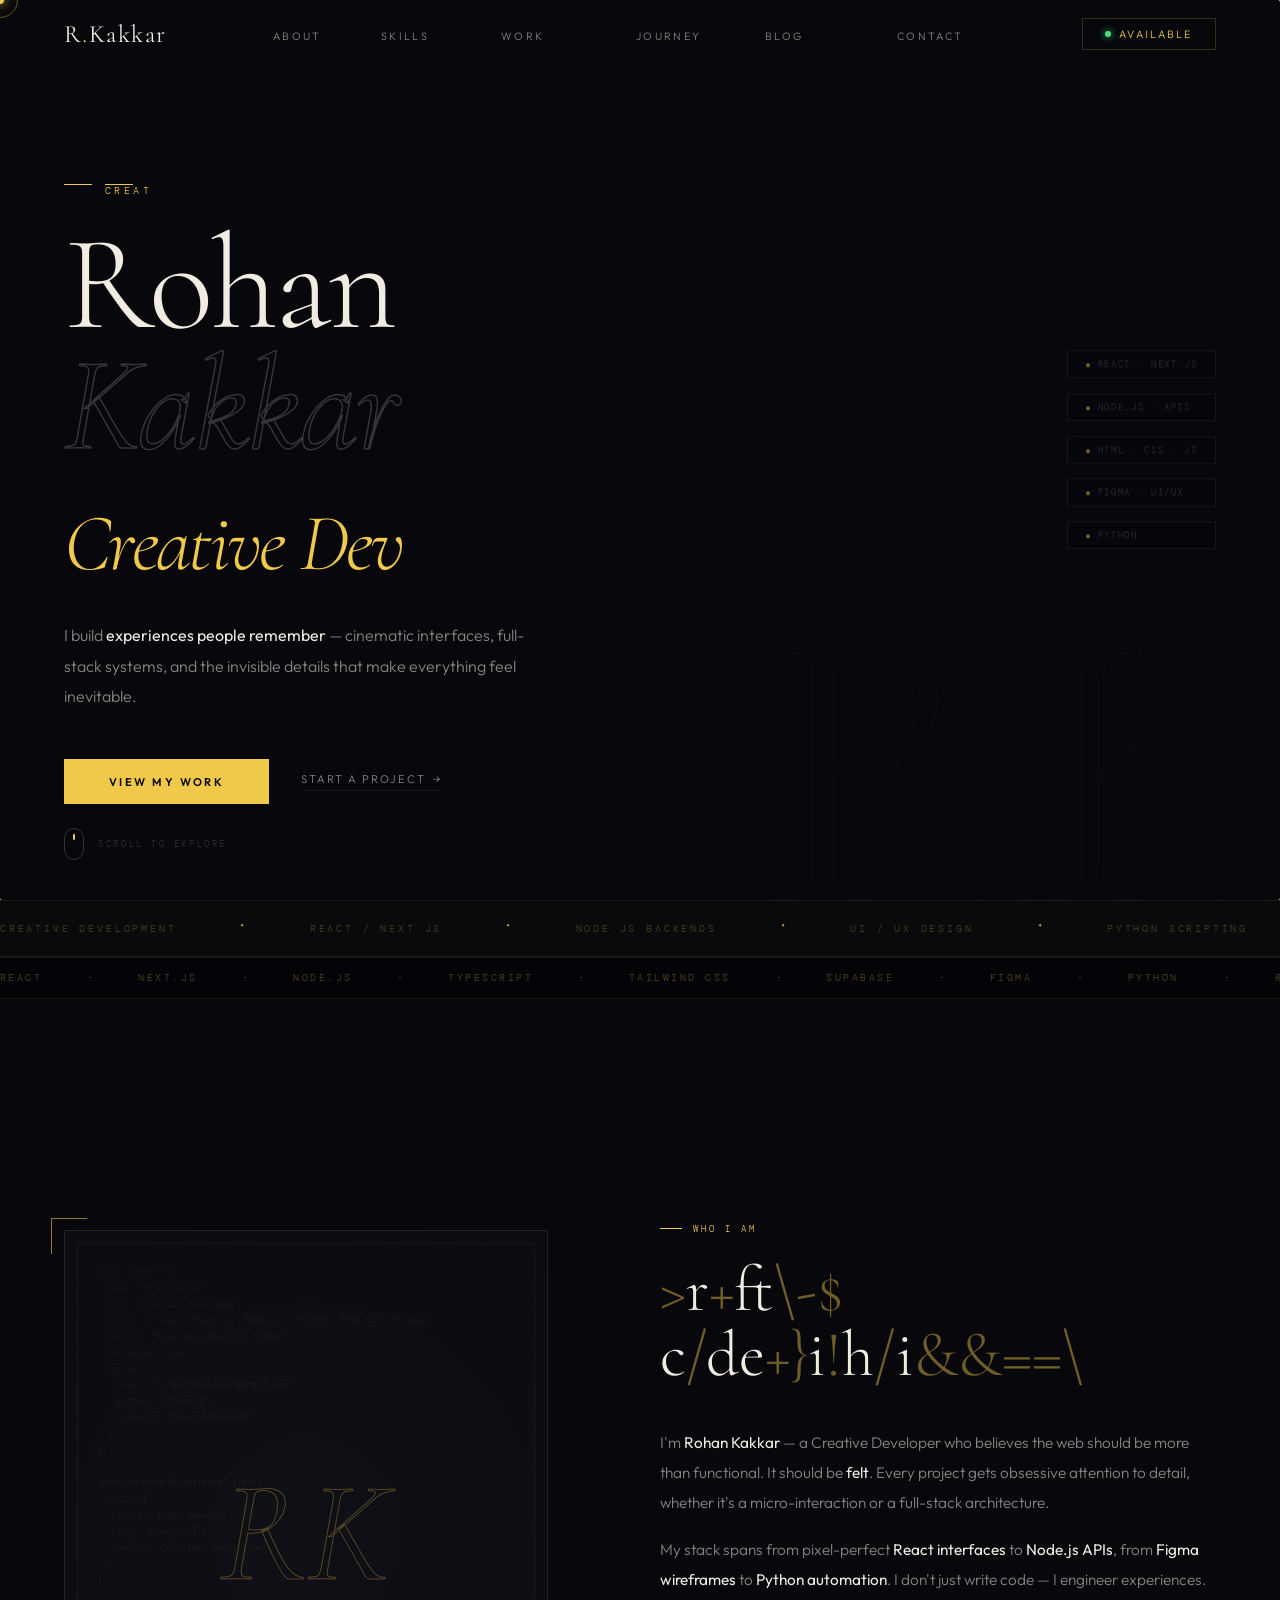
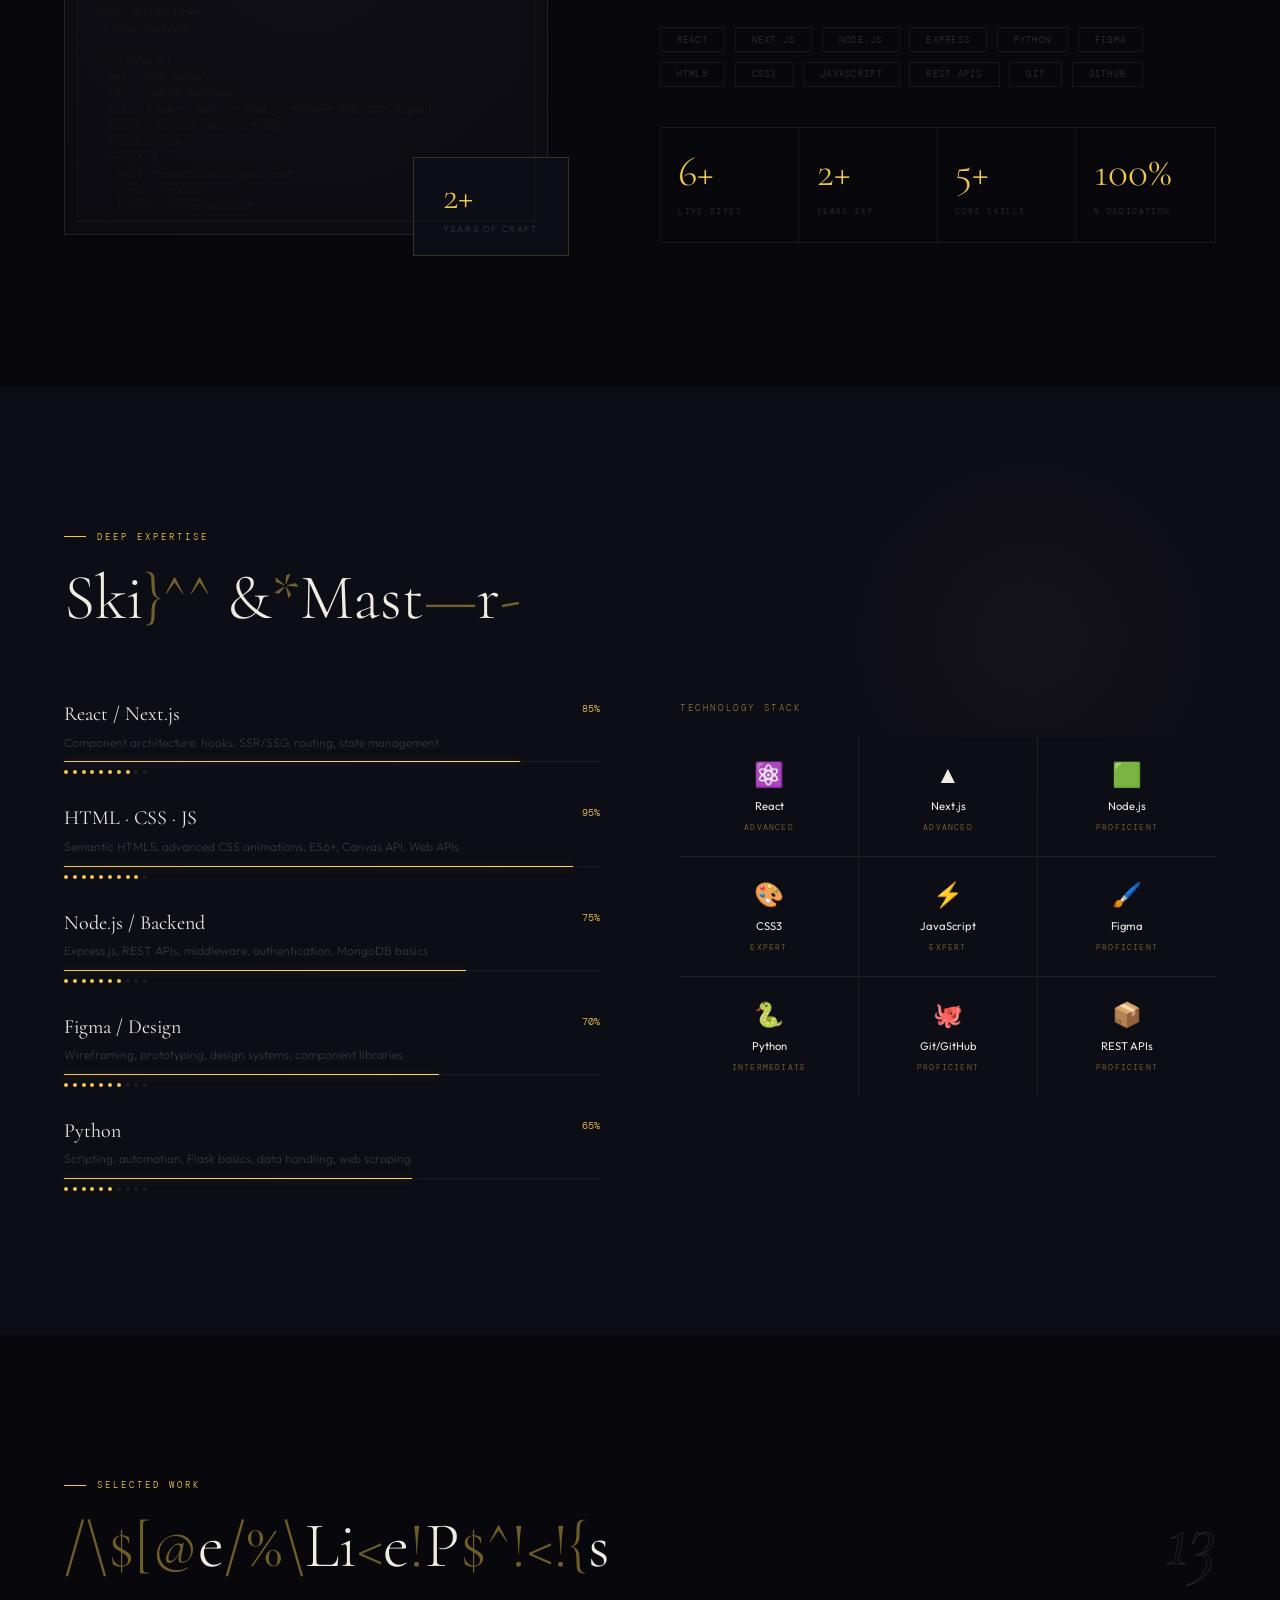
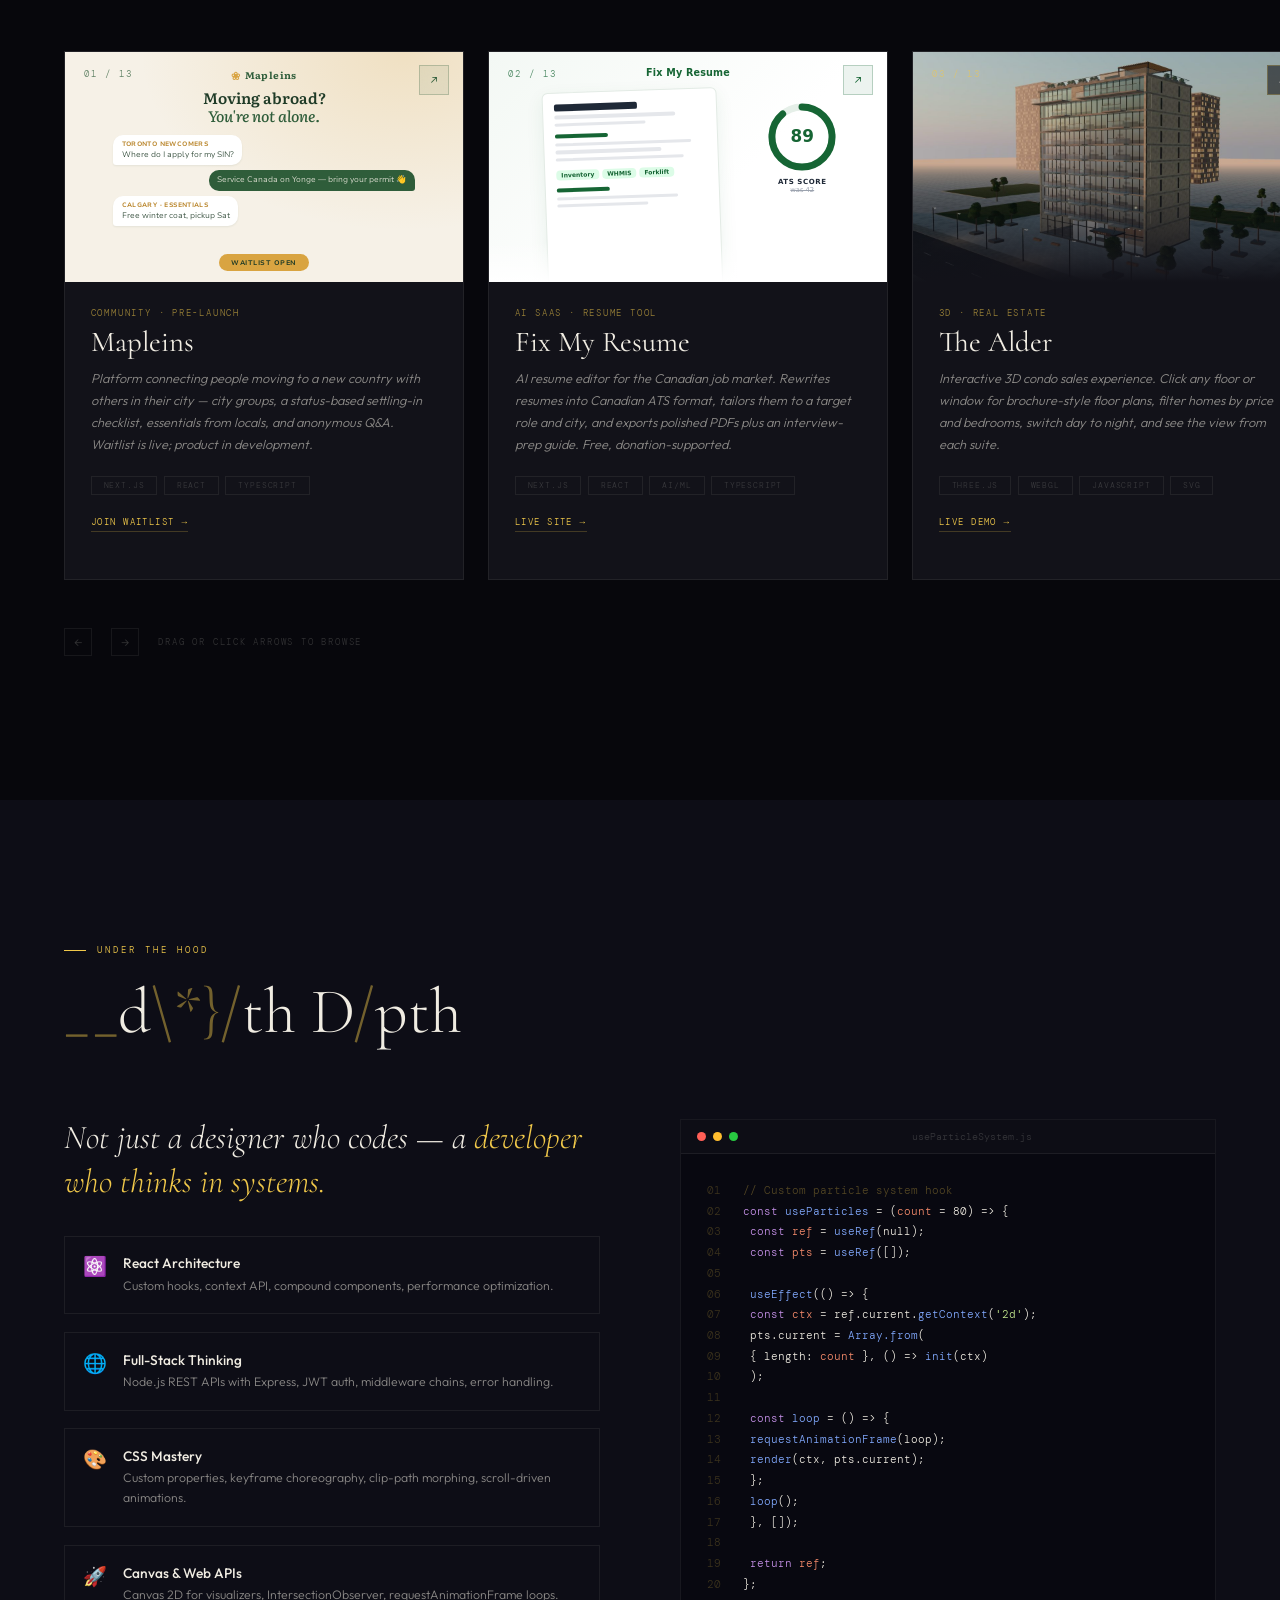
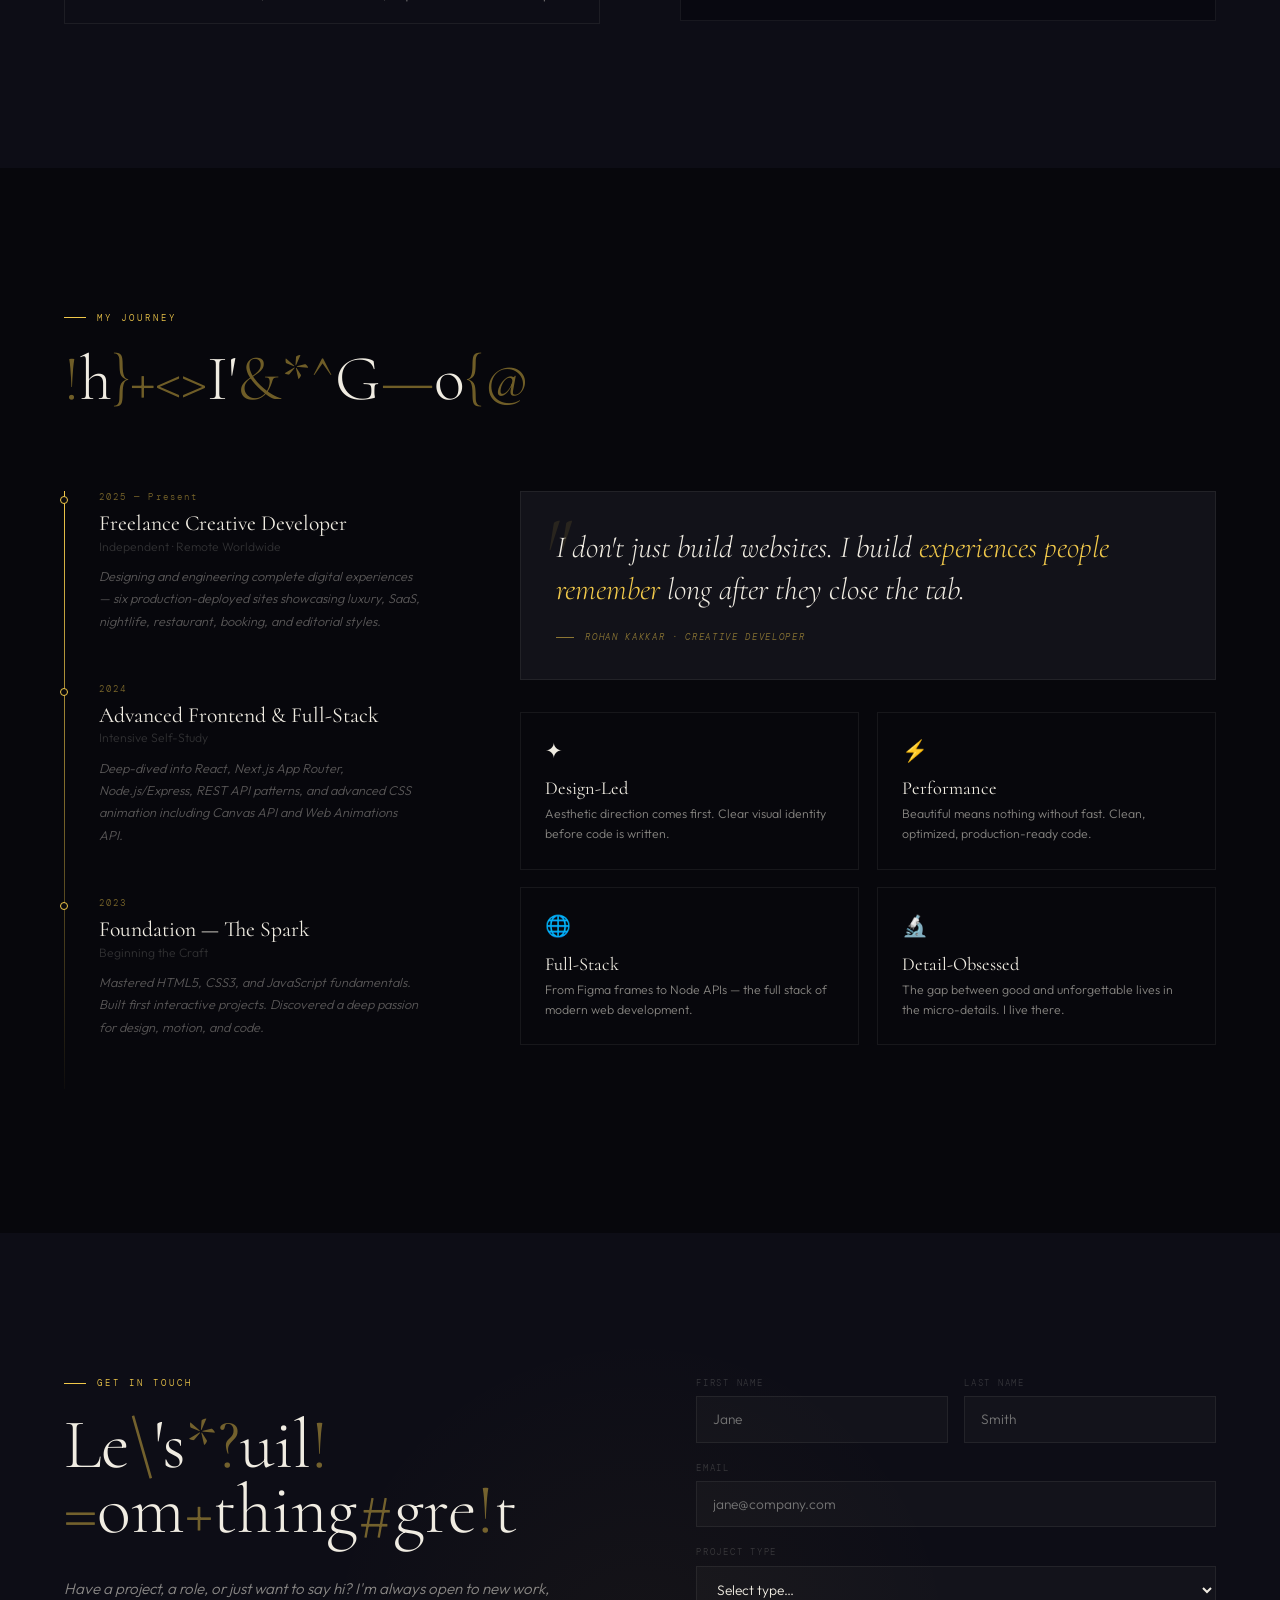
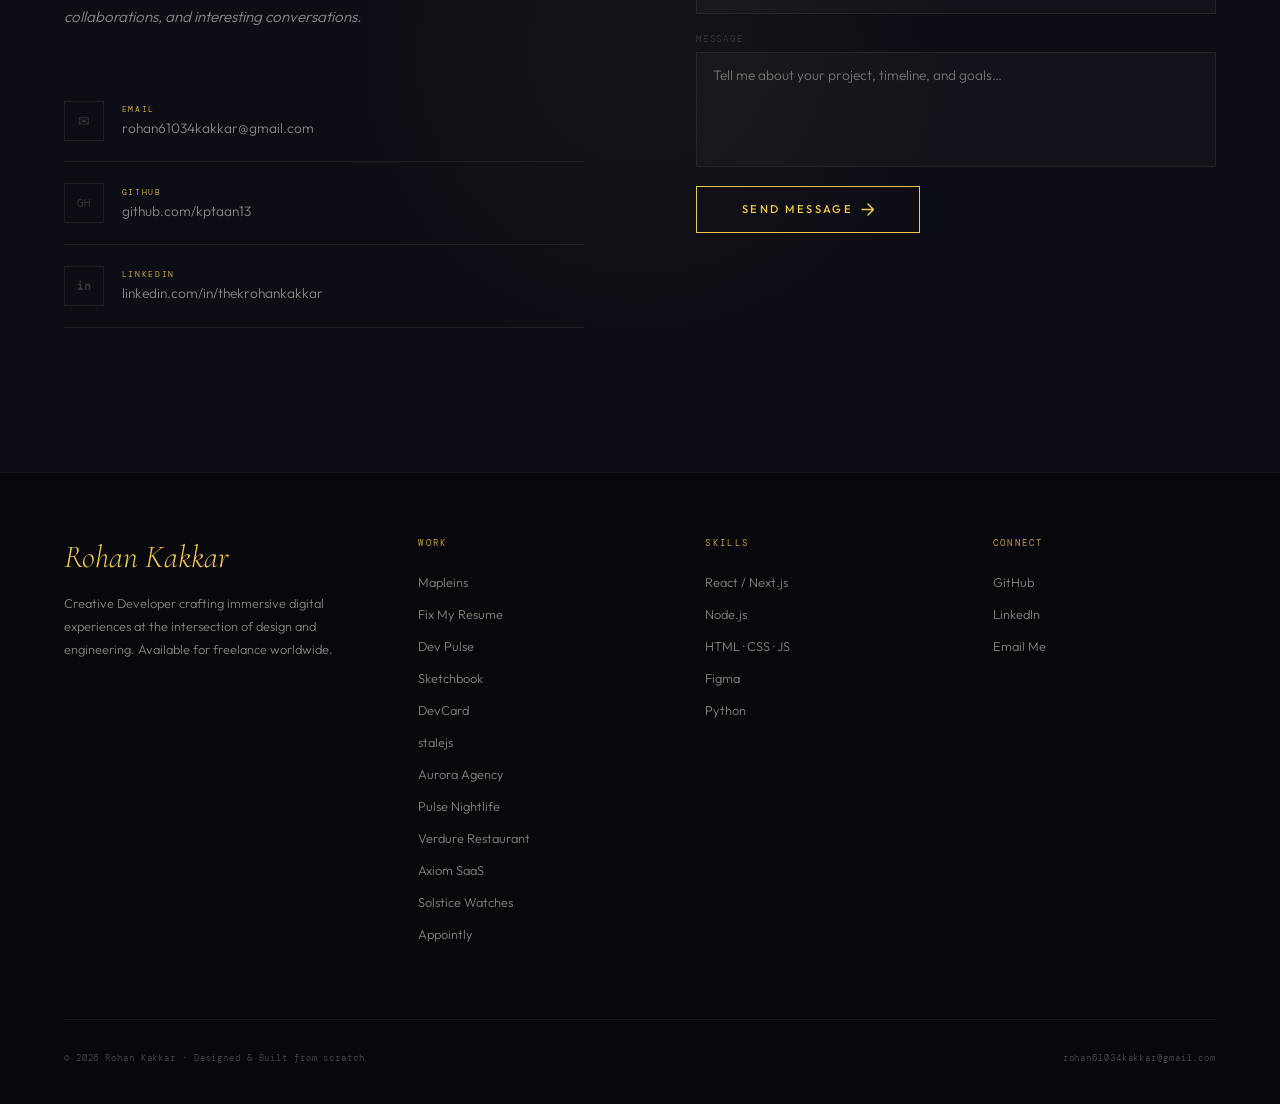
<file: index.html>
<!DOCTYPE html>
<html lang="en">
<head>
<meta charset="UTF-8">
<meta name="viewport" content="width=device-width, initial-scale=1.0">
<title>Rohan Kakkar — Full-Stack Developer & Creative Developer | Canada</title>
<meta name="description" content="Rohan Kakkar is a Full-Stack Developer based in Canada specializing in React, Next.js, and Supabase. 13 live projects including Fix My Resume, Mapleins, stalejs, DevCard and The Alder 3D real estate demo. Available for freelance worldwide.">
<meta name="keywords" content="Rohan Kakkar, Full-Stack Developer, Creative Developer, Frontend Developer, React Developer Canada, Next.js Developer, Supabase, Portfolio, Web Design, UI Developer, Freelance Developer Canada">
<meta name="author" content="Rohan Kakkar">
<meta name="robots" content="index, follow">
<link rel="canonical" href="https://rohankakkar.com/">
<!-- Open Graph -->
<meta property="og:type" content="website">
<meta property="og:url" content="https://rohankakkar.com/">
<meta property="og:title" content="Rohan Kakkar — Creative Developer">
<meta property="og:description" content="Creative Developer crafting immersive digital experiences at the intersection of design and engineering.">
<meta property="og:site_name" content="Rohan Kakkar">
<meta property="og:image" content="https://rohankakkar.com/og.png">
<meta property="og:image:width" content="1200">
<meta property="og:image:height" content="630">
<!-- Twitter Card -->
<meta name="twitter:card" content="summary_large_image">
<meta name="twitter:url" content="https://rohankakkar.com/">
<meta name="twitter:title" content="Rohan Kakkar — Creative Developer">
<meta name="twitter:description" content="Creative Developer crafting immersive digital experiences at the intersection of design and engineering.">
<meta name="twitter:image" content="https://rohankakkar.com/og.png">
<meta name="twitter:creator" content="@rohankakkar">
<!-- Structured Data -->
<script type="application/ld+json">
{
  "@context": "https://schema.org",
  "@type": "Person",
  "name": "Rohan Kakkar",
  "url": "https://rohankakkar.com",
  "image": "https://rohankakkar.com/og.png",
  "jobTitle": "Full-Stack Developer",
  "description": "Creative Developer crafting immersive digital experiences at the intersection of design and engineering.",
  "email": "rohan61034kakkar@gmail.com",
  "sameAs": [
    "https://github.com/kptaan13",
    "https://www.linkedin.com/in/thekrohankakkar/"
  ],
  "knowsAbout": ["React", "Next.js", "TypeScript", "Supabase", "Node.js", "Tailwind CSS", "JavaScript", "Python"],
  "hasOccupation": {
    "@type": "Occupation",
    "name": "Full-Stack Developer",
    "occupationLocation": {
      "@type": "Country",
      "name": "Canada"
    }
  },
  "mainEntityOfPage": {
    "@type": "WebPage",
    "@id": "https://rohankakkar.com"
  }
}
</script>
<script type="application/ld+json">
{
  "@context": "https://schema.org",
  "@type": "WebSite",
  "name": "Rohan Kakkar",
  "url": "https://rohankakkar.com",
  "description": "Portfolio of Rohan Kakkar — Full-Stack Developer based in Canada.",
  "author": { "@type": "Person", "name": "Rohan Kakkar" },
  "potentialAction": {
    "@type": "SearchAction",
    "target": "https://rohankakkar.com/blog.html?q={search_term_string}",
    "query-input": "required name=search_term_string"
  }
}
</script>
<link href="https://fonts.googleapis.com/css2?family=Cormorant:ital,wght@0,300;0,400;0,600;1,300;1,400&family=Outfit:wght@300;400;500;600&family=DM+Mono:wght@300;400&family=Literata:ital,wght@0,500;0,600;0,700;1,500&family=Nunito+Sans:wght@400;700&display=swap" rel="stylesheet">
<link rel="stylesheet" href="styles.css">
</head>
<body>
<div id="cur"></div>
<div id="curtain"><div id="curtain-rk">RK</div></div>
<div id="prog"></div>
<div id="cur2"></div>
<canvas id="trail-canvas"></canvas>
<canvas id="stars"></canvas>
<nav id="nav">
  <a href="#home" class="nav-logo">R<em>.</em>Kakkar</a>
  <ul class="nav-links">
    <li><a href="#about" class="tx-swap"><span class="tx-a">About</span><span class="tx-b">Who I am</span></a></li>
    <li><a href="#skills" class="tx-swap"><span class="tx-a">Skills</span><span class="tx-b">What I use</span></a></li>
    <li><a href="#projects" class="tx-swap"><span class="tx-a">Work</span><span class="tx-b">What I built</span></a></li>
    <li><a href="#experience" class="tx-swap"><span class="tx-a">Journey</span><span class="tx-b">How I grew</span></a></li>
    <li><a href="blog.html" class="tx-swap"><span class="tx-a">Blog</span><span class="tx-b">How I think</span></a></li>
    <li><a href="#contact" class="tx-swap"><span class="tx-a">Contact</span><span class="tx-b">Let's talk</span></a></li>
  </ul>
  <a href="mailto:rohan61034kakkar@gmail.com" class="nav-btn">
    <div class="nav-dot"></div>Available
  </a>
</nav>
<div class="ham" id="ham" onclick="toggleMenu()"><span></span><span></span><span></span></div>
<div class="mob-menu" id="mobMenu">
  <a href="#about" onclick="toggleMenu()">About</a>
  <a href="#skills" onclick="toggleMenu()">Skills</a>
  <a href="#projects" onclick="toggleMenu()">Work</a>
  <a href="#experience" onclick="toggleMenu()">Journey</a>
  <a href="blog.html" onclick="toggleMenu()">Blog</a>
  <a href="#contact" onclick="toggleMenu()">Contact</a>
</div>
<section class="hero" id="home">
  <div class="hero-tag"><span></span><span id="tw"></span></div>
  <h1 class="hero-h">
    <span class="hr1"><span>Rohan</span></span>
    <span class="hr2"><span>Kakkar</span></span>
    <span class="hr3"><span class="tx-swap hero-swap"><span class="tx-a">Creative Dev</span><span class="tx-b">Problem Solver</span></span></span>
  </h1>
  <p class="hero-p">I build <strong>experiences people remember</strong> — cinematic interfaces, full-stack systems, and the invisible details that make everything feel inevitable.</p>
  <div class="hero-ctas">
    <a href="#projects" class="btn-g"><span>View My Work</span></a>
    <a href="#contact" class="btn-t">Start a project <span>→</span></a>
  </div>
  <div class="hero-float">
    <div class="hf-tag">React · Next.js</div>
    <div class="hf-tag">Node.js · APIs</div>
    <div class="hf-tag">HTML · CSS · JS</div>
    <div class="hf-tag">Figma · UI/UX</div>
    <div class="hf-tag">Python</div>
  </div>
  <div class="hero-scroll"><div class="sw"></div>Scroll to explore</div>
  <div class="hero-bg-num">RK</div>
</section>
<div class="ticker">
  <div class="ticker-track">
    <span>Creative Development</span><span class="d">✦</span>
    <span>React / Next.js</span><span class="d">✦</span>
    <span>Node.js Backends</span><span class="d">✦</span>
    <span>UI / UX Design</span><span class="d">✦</span>
    <span>Python Scripting</span><span class="d">✦</span>
    <span>Figma Prototyping</span><span class="d">✦</span>
    <span>CSS Animation</span><span class="d">✦</span>
    <span>REST APIs</span><span class="d">✦</span>
    <span>Creative Development</span><span class="d">✦</span>
    <span>React / Next.js</span><span class="d">✦</span>
    <span>Node.js Backends</span><span class="d">✦</span>
    <span>UI / UX Design</span><span class="d">✦</span>
    <span>Python Scripting</span><span class="d">✦</span>
    <span>Figma Prototyping</span><span class="d">✦</span>
    <span>CSS Animation</span><span class="d">✦</span>
    <span>REST APIs</span><span class="d">✦</span>
  </div>
</div>
<!-- TECH STACK MARQUEE -->
<div class="ts-strip">
  <div class="ts-track">
    <span>React</span><span class="ts-dot">·</span><span>Next.js</span><span class="ts-dot">·</span><span>Node.js</span><span class="ts-dot">·</span><span>TypeScript</span><span class="ts-dot">·</span><span>Tailwind CSS</span><span class="ts-dot">·</span><span>Supabase</span><span class="ts-dot">·</span><span>Figma</span><span class="ts-dot">·</span><span>Python</span><span class="ts-dot">·</span><span>REST APIs</span><span class="ts-dot">·</span><span>Git</span><span class="ts-dot">·</span><span>MongoDB</span><span class="ts-dot">·</span><span>Express</span><span class="ts-dot">·</span><span>React</span><span class="ts-dot">·</span><span>Next.js</span><span class="ts-dot">·</span><span>Node.js</span><span class="ts-dot">·</span><span>TypeScript</span><span class="ts-dot">·</span><span>Tailwind CSS</span><span class="ts-dot">·</span><span>Supabase</span><span class="ts-dot">·</span><span>Figma</span><span class="ts-dot">·</span><span>Python</span><span class="ts-dot">·</span><span>REST APIs</span><span class="ts-dot">·</span><span>Git</span><span class="ts-dot">·</span><span>MongoDB</span><span class="ts-dot">·</span><span>Express</span><span class="ts-dot">·</span>
  </div>
</div>

<section class="sec" id="about">
  <div class="about-grid">
    <div class="about-frame rv-l">
      <div class="af-corner"></div>
      <div class="af-box">
        <div class="af-code" id="afCode"></div>
        <div class="af-overlay"></div>
        <div class="af-init">RK</div>
      </div>
      <div class="af-badge">
        <span class="af-n">2+</span>
        <span class="af-l">Years of craft</span>
      </div>
    </div>
    <div class="about-text">
      <div class="rv">
        <p class="sec-tag">Who I Am</p>
        <h2 class="sec-h">Crafting code<br>with <em>intent</em></h2>
      </div>
      <div class="rv" style="transition-delay:.1s">
        <p class="about-p" style="margin-top:2.2rem">I'm <strong>Rohan Kakkar</strong> — a Creative Developer who believes the web should be more than functional. It should be <strong>felt</strong>. Every project gets obsessive attention to detail, whether it's a micro-interaction or a full-stack architecture.</p>
        <p class="about-p">My stack spans from pixel-perfect <strong>React interfaces</strong> to <strong>Node.js APIs</strong>, from <strong>Figma wireframes</strong> to <strong>Python automation</strong>. I don't just write code — I engineer experiences.</p>
      </div>
      <div class="rv" style="transition-delay:.2s">
        <div class="pills">
          <div class="pill">React</div><div class="pill">Next.js</div><div class="pill">Node.js</div>
          <div class="pill">Express</div><div class="pill">Python</div><div class="pill">Figma</div>
          <div class="pill">HTML5</div><div class="pill">CSS3</div><div class="pill">JavaScript</div>
          <div class="pill">REST APIs</div><div class="pill">Git</div><div class="pill">GitHub</div>
        </div>
        <div class="stats">
          <div class="stat"><span class="stat-n" data-c="6">0</span><span class="stat-l">Live Sites</span></div>
          <div class="stat"><span class="stat-n" data-c="2">0</span><span class="stat-l">Years Exp</span></div>
          <div class="stat"><span class="stat-n" data-c="5">0</span><span class="stat-l">Core Skills</span></div>
          <div class="stat"><span class="stat-n" data-c="100">0</span><span class="stat-l">% Dedication</span></div>
        </div>
      </div>
    </div>
  </div>
</section>
<section class="sec alt" id="skills">
  <div class="skillsec-bg" style="position:absolute;top:0;right:0;width:500px;height:500px;background:radial-gradient(circle,rgba(201,165,90,.04),transparent 65%);pointer-events:none;"></div>
  <div class="rv">
    <p class="sec-tag">Deep Expertise</p>
    <h2 class="sec-h"><em>Skills</em> &amp; Mastery</h2>
  </div>
  <div class="skills-grid">
    <div class="sk-list">
      <div class="sk-item">
        <div class="sk-head"><span class="sk-name">React / Next.js</span><span class="sk-val">85%</span></div>
        <p class="sk-desc">Component architecture, hooks, SSR/SSG, routing, state management</p>
        <div class="sk-bar"><div class="sk-bar-fill" style="width:85%"></div></div>
        <div class="sk-dots"><div class="dot on"></div><div class="dot on"></div><div class="dot on"></div><div class="dot on"></div><div class="dot on"></div><div class="dot on"></div><div class="dot on"></div><div class="dot on"></div><div class="dot"></div><div class="dot"></div></div>
      </div>
      <div class="sk-item" style="transition-delay:.1s">
        <div class="sk-head"><span class="sk-name">HTML · CSS · JS</span><span class="sk-val">95%</span></div>
        <p class="sk-desc">Semantic HTML5, advanced CSS animations, ES6+, Canvas API, Web APIs</p>
        <div class="sk-bar"><div class="sk-bar-fill" style="width:95%"></div></div>
        <div class="sk-dots"><div class="dot on"></div><div class="dot on"></div><div class="dot on"></div><div class="dot on"></div><div class="dot on"></div><div class="dot on"></div><div class="dot on"></div><div class="dot on"></div><div class="dot on"></div><div class="dot"></div></div>
      </div>
      <div class="sk-item" style="transition-delay:.2s">
        <div class="sk-head"><span class="sk-name">Node.js / Backend</span><span class="sk-val">75%</span></div>
        <p class="sk-desc">Express.js, REST APIs, middleware, authentication, MongoDB basics</p>
        <div class="sk-bar"><div class="sk-bar-fill" style="width:75%"></div></div>
        <div class="sk-dots"><div class="dot on"></div><div class="dot on"></div><div class="dot on"></div><div class="dot on"></div><div class="dot on"></div><div class="dot on"></div><div class="dot on"></div><div class="dot"></div><div class="dot"></div><div class="dot"></div></div>
      </div>
      <div class="sk-item" style="transition-delay:.3s">
        <div class="sk-head"><span class="sk-name">Figma / Design</span><span class="sk-val">70%</span></div>
        <p class="sk-desc">Wireframing, prototyping, design systems, component libraries</p>
        <div class="sk-bar"><div class="sk-bar-fill" style="width:70%"></div></div>
        <div class="sk-dots"><div class="dot on"></div><div class="dot on"></div><div class="dot on"></div><div class="dot on"></div><div class="dot on"></div><div class="dot on"></div><div class="dot on"></div><div class="dot"></div><div class="dot"></div><div class="dot"></div></div>
      </div>
      <div class="sk-item" style="transition-delay:.4s">
        <div class="sk-head"><span class="sk-name">Python</span><span class="sk-val">65%</span></div>
        <p class="sk-desc">Scripting, automation, Flask basics, data handling, web scraping</p>
        <div class="sk-bar"><div class="sk-bar-fill" style="width:65%"></div></div>
        <div class="sk-dots"><div class="dot on"></div><div class="dot on"></div><div class="dot on"></div><div class="dot on"></div><div class="dot on"></div><div class="dot on"></div><div class="dot"></div><div class="dot"></div><div class="dot"></div><div class="dot"></div></div>
      </div>
    </div>
    <div class="rv" style="transition-delay:.15s">
      <p style="font-family:'DM Mono',monospace;font-size:.58rem;letter-spacing:.28em;text-transform:uppercase;color:var(--gold);opacity:.55;margin-bottom:1.4rem;">Technology Stack</p>
      <div class="tech-grid">
        <div class="ti"><div class="ti-ico">⚛️</div><div class="ti-n">React</div><div class="ti-lv">Advanced</div></div>
        <div class="ti"><div class="ti-ico">▲</div><div class="ti-n">Next.js</div><div class="ti-lv">Advanced</div></div>
        <div class="ti"><div class="ti-ico">🟩</div><div class="ti-n">Node.js</div><div class="ti-lv">Proficient</div></div>
        <div class="ti"><div class="ti-ico">🎨</div><div class="ti-n">CSS3</div><div class="ti-lv">Expert</div></div>
        <div class="ti"><div class="ti-ico">⚡</div><div class="ti-n">JavaScript</div><div class="ti-lv">Expert</div></div>
        <div class="ti"><div class="ti-ico">🖌️</div><div class="ti-n">Figma</div><div class="ti-lv">Proficient</div></div>
        <div class="ti"><div class="ti-ico">🐍</div><div class="ti-n">Python</div><div class="ti-lv">Intermediate</div></div>
        <div class="ti"><div class="ti-ico">🐙</div><div class="ti-n">Git/GitHub</div><div class="ti-lv">Proficient</div></div>
        <div class="ti"><div class="ti-ico">📦</div><div class="ti-n">REST APIs</div><div class="ti-lv">Proficient</div></div>
      </div>
    </div>
  </div>
</section>
<section class="proj-sec" id="projects">
  <div class="proj-head">
    <div class="rv">
      <p class="sec-tag">Selected Work</p>
      <h2 class="sec-h">Thirteen <em>Live</em><br><span class="ghost">Projects</span></h2>
    </div>
    <div class="proj-bignum rv-r">13</div>
  </div>
  <div class="proj-scroll" id="ps">
    <!-- Mapleins -->
    <a class="pcard" href="https://www.mapleins.com" target="_blank">
      <div class="cv">
        <div class="cv-mp">
          <div class="mp-brand"><span class="mp-mark">&#10048;</span>Mapleins</div>
          <div class="mp-h">Moving abroad?<br><em>You're not alone.</em></div>
          <div class="mp-chat">
            <div class="mp-msg mp-in"><span class="mp-who">Toronto newcomers</span>Where do I apply for my SIN?</div>
            <div class="mp-msg mp-out">Service Canada on Yonge &mdash; bring your permit &#128075;</div>
            <div class="mp-msg mp-in"><span class="mp-who">Calgary &middot; essentials</span>Free winter coat, pickup Sat</div>
          </div>
          <div class="mp-pill">Waitlist open</div>
        </div>
        <div class="cv-fade" style="background:linear-gradient(to top,#f6f1e7,transparent);height:40px"></div>
        <div class="cv-num" style="color:#2f5d3a;opacity:.75">01 / 13</div>
        <span class="cv-ext" style="background:rgba(47,93,58,.08);color:#2f5d3a;border-color:rgba(47,93,58,.25)" onclick="event.stopPropagation();event.preventDefault();window.open('https://www.mapleins.com','_blank')">↗</span>
      </div>
      <div class="cb">
        <div class="cb-cat">Community · Pre-launch</div>
        <h3 class="cb-name">Mapleins</h3>
        <p class="cb-desc">Platform connecting people moving to a new country with others in their city — city groups, a status-based settling-in checklist, essentials from locals, and anonymous Q&amp;A. Waitlist is live; product in development.</p>
        <div class="cb-tags"><span class="ctag">Next.js</span><span class="ctag">React</span><span class="ctag">TypeScript</span></div>
        <div class="cb-links"><span class="clink-a">Join Waitlist →</span></div>
      </div>
    </a>
    <!-- Fix My Resume -->
    <a class="pcard" href="https://mapleins-reqj.vercel.app" target="_blank">
      <div class="cv">
        <div class="cv-fr">
          <div class="fr-sheet">
            <div class="fr-name"></div>
            <div class="fr-line w80"></div><div class="fr-line w60"></div>
            <div class="fr-sec"></div>
            <div class="fr-line w90"></div><div class="fr-line w70"></div><div class="fr-line w85"></div>
            <div class="fr-chips"><span>Inventory</span><span>WHMIS</span><span>Forklift</span></div>
            <div class="fr-sec"></div>
            <div class="fr-line w80"></div><div class="fr-line w60"></div>
          </div>
          <div class="fr-score">
            <svg viewBox="0 0 64 64" width="74" height="74" aria-hidden="true"><circle cx="32" cy="32" r="26" fill="none" stroke="#e5efe8" stroke-width="6"/><circle cx="32" cy="32" r="26" fill="none" stroke="#166534" stroke-width="6" stroke-linecap="round" stroke-dasharray="145 164" transform="rotate(-90 32 32)"/></svg>
            <div class="fr-num">89</div>
            <div class="fr-lbl">ATS score</div>
            <div class="fr-was">was 42</div>
          </div>
          <div class="fr-brand">Fix My Resume</div>
        </div>
        <div class="cv-fade" style="background:linear-gradient(to top,#ffffff,transparent);height:40px"></div>
        <div class="cv-num" style="color:#166534;opacity:.75">02 / 13</div>
        <span class="cv-ext" style="background:rgba(22,101,52,.08);color:#166534;border-color:rgba(22,101,52,.25)" onclick="event.stopPropagation();event.preventDefault();window.open('https://mapleins-reqj.vercel.app','_blank')">↗</span>
      </div>
      <div class="cb">
        <div class="cb-cat">AI SaaS · Resume Tool</div>
        <h3 class="cb-name">Fix My Resume</h3>
        <p class="cb-desc">AI resume editor for the Canadian job market. Rewrites resumes into Canadian ATS format, tailors them to a target role and city, and exports polished PDFs plus an interview-prep guide. Free, donation-supported.</p>
        <div class="cb-tags"><span class="ctag">Next.js</span><span class="ctag">React</span><span class="ctag">AI/ML</span><span class="ctag">TypeScript</span></div>
        <div class="cb-links"><span class="clink-a">Live Site →</span></div>
      </div>
    </a>
    <!-- The Alder (3D real estate) -->
    <a class="pcard" href="/alder/" target="_blank">
      <div class="cv">
        <img src="/alder/cover.jpg" alt="3D render of The Alder, a ten-storey glass condo tower at sunset" loading="lazy" style="position:absolute;inset:0;width:100%;height:100%;object-fit:cover;object-position:50% 40%">
        <div class="cv-fade"></div>
        <div class="cv-num">03 / 13</div>
        <span class="cv-ext" onclick="event.stopPropagation();event.preventDefault();window.open('/alder/','_blank')">↗</span>
      </div>
      <div class="cb">
        <div class="cb-cat">3D · Real Estate</div>
        <h3 class="cb-name">The Alder</h3>
        <p class="cb-desc">Interactive 3D condo sales experience. Click any floor or window for brochure-style floor plans, filter homes by price and bedrooms, switch day to night, and see the view from each suite.</p>
        <div class="cb-tags"><span class="ctag">Three.js</span><span class="ctag">WebGL</span><span class="ctag">JavaScript</span><span class="ctag">SVG</span></div>
        <div class="cb-links"><span class="clink-a">Live Demo →</span></div>
      </div>
    </a>
    <!-- Dev Pulse -->
    <a class="pcard" href="https://dev-pulse-rose.vercel.app/" target="_blank">
      <div class="cv">
        <div class="cv-devpulse">
          <div class="dp-nav">
            <span class="dp-logo">◈ DEV PULSE</span>
            <div class="dp-status">● LIVE</div>
          </div>
          <div class="dp-profile">
            <div class="dp-avatar"></div>
            <div class="dp-info">
              <div class="dp-username">github/user</div>
              <div class="dp-sub">GitHub Analytics</div>
            </div>
          </div>
          <div class="dp-graph">
            <span></span><span></span><span></span><span></span><span></span>
            <span></span><span></span><span></span><span></span><span></span>
            <span></span><span></span><span></span><span></span><span></span>
          </div>
          <div class="dp-stats">
            <div class="dp-stat"><div class="dp-sn">1.2K</div><div class="dp-sl">Commits</div></div>
            <div class="dp-stat"><div class="dp-sn">48</div><div class="dp-sl">Stars</div></div>
            <div class="dp-stat"><div class="dp-sn">23</div><div class="dp-sl">Repos</div></div>
            <div class="dp-stat"><div class="dp-sn">14d</div><div class="dp-sl">Streak</div></div>
          </div>
          <div class="dp-lang">
            <span class="dl-ts"></span><span class="dl-js"></span><span class="dl-py"></span><span class="dl-other"></span>
          </div>
        </div>
        <div class="cv-fade" style="background:linear-gradient(to top,#0d1117,transparent)"></div>
        <div class="cv-num">04 / 13</div>
        <span class="cv-ext" onclick="event.stopPropagation();event.preventDefault();window.open('https://dev-pulse-rose.vercel.app/','_blank')">↗</span>
      </div>
      <div class="cb">
        <div class="cb-cat">Dev Tools · Analytics</div>
        <h3 class="cb-name">Dev Pulse</h3>
        <p class="cb-desc">GitHub analytics dashboard. Visualizes activity, language mix, streaks, and momentum in a cinematic dark UI. Shareable PNG export.</p>
        <div class="cb-tags"><span class="ctag">Next.js</span><span class="ctag">React</span><span class="ctag">GitHub API</span><span class="ctag">Dark UI</span></div>
        <div class="cb-links"><span class="clink-a">Live Site →</span><span class="clink-b">GitHub ↗</span></div>
      </div>
    </a>
    <!-- Sketchbook -->
    <a class="pcard" href="https://rohan-portfolio-peach.vercel.app/" target="_blank">
      <div class="cv">
        <div class="cv-sketchbook">
          <div class="skb-bg"></div>
          <div class="skb-header">
            <span class="skb-label">✦ SKETCHBOOK</span>
            <span class="skb-yr">2025</span>
          </div>
          <div class="skb-char">
            <div class="skb-head"></div>
            <div class="skb-body"></div>
            <div class="skb-shadow"></div>
          </div>
          <div class="skb-title">Rohan <em>I.</em><br>The Hero</div>
          <div class="skb-chips">
            <span class="skb-c">Character</span>
            <span class="skb-c">Illustration</span>
            <span class="skb-c">Design</span>
          </div>
        </div>
        <div class="cv-fade" style="background:linear-gradient(to top,#fdf8f0,transparent)"></div>
        <div class="cv-num" style="color:#1a1209;border-color:rgba(26,18,9,.15);background:rgba(26,18,9,.06)">05 / 13</div>
        <span class="cv-ext" style="background:rgba(26,18,9,.08);color:#1a1209;border-color:rgba(26,18,9,.15)" onclick="event.stopPropagation();event.preventDefault();window.open('https://rohan-portfolio-peach.vercel.app/','_blank')">↗</span>
      </div>
      <div class="cb">
        <div class="cb-cat">Creative · Illustration</div>
        <h3 class="cb-name">Sketchbook</h3>
        <p class="cb-desc">A personal creative sketchbook showcasing character design and illustration work. Hand-crafted visuals and original character concepts.</p>
        <div class="cb-tags"><span class="ctag">Design</span><span class="ctag">Illustration</span><span class="ctag">Character Art</span><span class="ctag">Creative</span></div>
        <div class="cb-links"><span class="clink-a">Live Site →</span><span class="clink-b">GitHub ↗</span></div>
      </div>
    </a>
    <!-- Appointly -->
    <a class="pcard" href="https://appointly-mu.vercel.app/" target="_blank">
      <div class="cv">
        <div class="cv-appointly">
          <div class="ap-grad"></div>
          <div class="ap-nav">
            <span class="ap-logo">📅 Appointly</span>
            <div class="ap-dot">Booking open</div>
          </div>
          <div class="ap-hero">
            <div class="ap-badge">✦ Premium Salon &amp; Spa</div>
            <div class="ap-h1">Book your perfect<br><span>appointment</span></div>
            <div class="ap-sub">New York · Real-time availability</div>
            <div class="ap-btns"><div class="ap-b1"></div><div class="ap-b2"></div></div>
          </div>
          <div class="ap-cards">
            <div class="ap-card"><div class="ap-cn">3.3K+</div><div class="ap-cl">Time Slots</div></div>
            <div class="ap-card"><div class="ap-cn">22</div><div class="ap-cl">Bookings</div></div>
            <div class="ap-card"><div class="ap-cn">5</div><div class="ap-cl">Services</div></div>
            <div class="ap-card"><div class="ap-cn">4.9★</div><div class="ap-cl">Rating</div></div>
          </div>
        </div>
        <div class="cv-fade" style="background:linear-gradient(to top,#040d1e,transparent)"></div>
        <div class="cv-num">06 / 13</div>
        <span class="cv-ext" onclick="event.stopPropagation();event.preventDefault();window.open('https://appointly-mu.vercel.app/','_blank')">↗</span>
      </div>
      <div class="cb">
        <div class="cb-cat">SaaS · Booking System</div>
        <h3 class="cb-name">Appointly</h3>
        <p class="cb-desc">Full-stack salon booking platform. Supabase Auth + RLS, 4-step booking flow, admin dashboard with live analytics and Chart.js charts.</p>
        <div class="cb-tags"><span class="ctag">React</span><span class="ctag">TypeScript</span><span class="ctag">Tailwind</span></div>
        <div class="cb-links"><span class="clink-a">Live Site →</span><span class="clink-b">GitHub ↗</span></div>
      </div>
    </a>
    <!-- DevCard -->
    <a class="pcard" href="https://getdevcard.com" target="_blank">
      <div class="cv">
        <div class="cv-devcard">
          <div class="dc-bg"></div>
          <div class="dc-nav">
            <span class="dc-logo">⌗ DevCard</span>
            <div class="dc-badge">link-in-bio</div>
          </div>
          <div class="dc-profile">
            <div class="dc-avatar"><div class="dc-av-inner">RK</div></div>
            <div class="dc-info">
              <div class="dc-name">@rohankakkar</div>
              <div class="dc-score">Score <span>847</span> / 1000</div>
            </div>
          </div>
          <div class="dc-tags">
            <span class="dc-t ts">TS</span>
            <span class="dc-t react">React</span>
            <span class="dc-t next">Next</span>
            <span class="dc-t supabase">SB</span>
            <span class="dc-t tail">TW</span>
          </div>
          <div class="dc-stats">
            <div class="dc-stat"><div class="dc-sn">1.2K</div><div class="dc-sl">Commits</div></div>
            <div class="dc-stat"><div class="dc-sn">48</div><div class="dc-sl">Stars</div></div>
            <div class="dc-stat"><div class="dc-sn">23</div><div class="dc-sl">Repos</div></div>
            <div class="dc-stat"><div class="dc-sn">6</div><div class="dc-sl">Projects</div></div>
          </div>
        </div>
        <div class="cv-fade" style="background:linear-gradient(to top,#08040f,transparent)"></div>
        <div class="cv-num">07 / 13</div>
        <span class="cv-ext" onclick="event.stopPropagation();event.preventDefault();window.open('https://getdevcard.com','_blank')">↗</span>
      </div>
      <div class="cb">
        <div class="cb-cat">Dev Tools · Link-in-Bio</div>
        <h3 class="cb-name">DevCard</h3>
        <p class="cb-desc">The link-in-bio built for developers. Live GitHub stats, 50+ tech stack badges, DevCard score, click analytics, and shareable profile cards.</p>
        <div class="cb-tags"><span class="ctag">Next.js</span><span class="ctag">Supabase</span><span class="ctag">GitHub API</span><span class="ctag">Tailwind</span></div>
        <div class="cb-links"><span class="clink-a">Live Site →</span><span class="clink-b">GitHub ↗</span></div>
      </div>
    </a>
    <!-- stalejs -->
    <a class="pcard" href="https://github.com/kptaan13/stalejs" target="_blank">
      <div class="cv">
        <div class="cv-stalejs">
          <div class="stale-bg"></div>
          <div class="stale-top">
            <span class="stale-logo">◆ stalejs</span>
            <span class="stale-size">1.3kb · zero deps</span>
          </div>
          <div class="stale-code">
            <span class="stc-fn">stale</span><span class="stc-p">(</span><span class="stc-s">'#price'</span><span class="stc-p">, {</span><br>
            &nbsp;&nbsp;<span class="stc-k">ttl</span><span class="stc-p">:</span> <span class="stc-s">'30s'</span><span class="stc-p">,</span><br>
            &nbsp;&nbsp;<span class="stc-k">refetch</span><span class="stc-p">:</span> <span class="stc-fn">() =&gt;</span> <span class="stc-fn">fetch</span><span class="stc-p">(</span><span class="stc-s">'/api/price'</span><span class="stc-p">),</span><br>
            &nbsp;&nbsp;<span class="stc-k">update</span><span class="stc-p">:</span> <span class="stc-fn">(el, data) =&gt;</span><br>
            &nbsp;&nbsp;&nbsp;&nbsp;<span class="stc-p">{</span> <span class="stc-k">el</span><span class="stc-p">.</span><span class="stc-fn">textContent</span> <span class="stc-p">=</span> <span class="stc-k">data</span><span class="stc-p">.</span><span class="stc-fn">price</span> <span class="stc-p">}</span><br>
            <span class="stc-p">})</span>
          </div>
          <div class="stale-pills">
            <span class="stale-pill">Tab aware</span>
            <span class="stale-pill">Viewport</span>
            <span class="stale-pill">Network</span>
            <span class="stale-pill">Auto cleanup</span>
          </div>
          <div class="stale-stack">Works with any stack — vanilla · React · Vue · Svelte · HTMX</div>
        </div>
        <div class="cv-fade" style="background:linear-gradient(to top,#0a0c0f,transparent)"></div>
        <div class="cv-num">08 / 13</div>
        <span class="cv-ext" onclick="event.stopPropagation();event.preventDefault();window.open('https://github.com/kptaan13/stalejs','_blank')">↗</span>
      </div>
      <div class="cb">
        <div class="cb-cat">Open Source · JS Library</div>
        <h3 class="cb-name">stalejs</h3>
        <p class="cb-desc">1.3kb zero-dependency library that keeps any DOM element automatically up to date. Handles polling, tab visibility, viewport detection, network reconnect and cleanup — all in one call.</p>
        <div class="cb-tags"><span class="ctag">JavaScript</span><span class="ctag">Vanilla JS</span><span class="ctag">Zero Deps</span><span class="ctag">Open Source</span></div>
        <div class="cb-links"><span class="clink-b">GitHub ↗</span></div>
      </div>
    </a>
    <!-- Aurora -->
    <a class="pcard" href="https://kptaan13-aurora-agency.netlify.app/" target="_blank">
      <div class="cv">
        <div class="cv-aurora">
          <div class="au-grd"></div>
          <div class="aurora-nav"><span class="au-logo">AURORA</span><div class="au-links"><span></span><span></span><span></span></div></div>
          <div class="aurora-hero">
            <div class="au-ey"></div>
            <div class="au-t">We</div><div class="au-t it">Make</div><div class="au-t gd">Magic.</div>
            <div class="au-sub"><span></span><span class="s"></span></div>
            <div class="au-btns"><div class="au-b1"></div><div class="au-b2"></div></div>
          </div>
          <div class="au-orb"></div>
          <div class="au-bignum">02</div>
        </div>
        <div class="cv-fade"></div>
        <div class="cv-num">09 / 13</div>
        <span class="cv-ext" onclick="event.stopPropagation();event.preventDefault();window.open('https://kptaan13-aurora-agency.netlify.app/','_blank')">↗</span>
      </div>
      <div class="cb">
        <div class="cb-cat">Creative Agency</div>
        <h3 class="cb-name">Aurora Agency</h3>
        <p class="cb-desc">Dark-gold luxury agency site. Magnetic cursor, animated hero, geometric SVG grid, and cinematic composition.</p>
        <div class="cb-tags"><span class="ctag">HTML/CSS</span><span class="ctag">Vanilla JS</span><span class="ctag">Animations</span><span class="ctag">Custom Cursor</span></div>
        <div class="cb-links"><span class="clink-a">Live Site →</span><span class="clink-b">GitHub ↗</span></div>
      </div>
    </a>
    <!-- Pulse -->
    <a class="pcard" href="https://kptaan13-pulse-nightlife.netlify.app/" target="_blank">
      <div class="cv">
        <div class="cv-pulse">
          <div class="pu-grid"></div><div class="pu-scan"></div>
          <div class="pu-nav"><span class="pu-logo">PULSE</span><div class="pu-live">● LIVE</div></div>
          <div class="pu-center"><div class="pu-t1">FEEL</div><div class="pu-t2">THE</div><div class="pu-t3">PULSE</div></div>
          <div class="pu-bars"><span></span><span></span><span></span><span></span><span></span><span></span><span></span><span></span><span></span><span></span><span></span><span></span></div>
        </div>
        <div class="cv-fade" style="background:linear-gradient(to top,#020308,transparent)"></div>
        <div class="cv-num">10 / 13</div>
        <span class="cv-ext" onclick="event.stopPropagation();event.preventDefault();window.open('https://kptaan13-pulse-nightlife.netlify.app/','_blank')">↗</span>
      </div>
      <div class="cb">
        <div class="cb-cat">Nightlife · Music</div>
        <h3 class="cb-name">Pulse Nightlife</h3>
        <p class="cb-desc">Cyberpunk neon club site. 80-bar audio visualizer on Canvas, real-time countdown, glitch text.</p>
        <div class="cb-tags"><span class="ctag">Canvas API</span><span class="ctag">Glitch FX</span><span class="ctag">Countdown</span><span class="ctag">Neon CSS</span></div>
        <div class="cb-links"><span class="clink-a">Live Site →</span><span class="clink-b">GitHub ↗</span></div>
      </div>
    </a>
    <!-- Verdure -->
    <a class="pcard" href="https://kptaan13-verdure-restaurant.netlify.app/" target="_blank">
      <div class="cv">
        <div class="cv-verdure">
          <div class="vd-left">
            <div class="vd-tag"></div>
            <div class="vd-h1">Where <em>Nature</em></div><div class="vd-h2">Meets the Table</div>
            <div class="vd-subs"><span></span><span></span></div><div class="vd-btn"></div>
          </div>
          <div class="vd-right">
            <div class="vd-plate"><div class="vd-inner">🌿</div></div>
            <div class="vd-badge">100% Organic</div>
          </div>
          <div class="vd-bottom">
            <div class="vd-tab a">Starters</div><div class="vd-tab">Mains</div><div class="vd-tab">Desserts</div><div class="vd-tab">Wine</div>
          </div>
        </div>
        <div class="cv-num">11 / 13</div>
        <span class="cv-ext" style="background:rgba(250,246,239,.1);color:#2d4a2d;border-color:rgba(45,74,45,.3)" onclick="event.stopPropagation();event.preventDefault();window.open('https://kptaan13-verdure-restaurant.netlify.app/','_blank')">↗</span>
      </div>
      <div class="cb">
        <div class="cb-cat">Restaurant · F&amp;B</div>
        <h3 class="cb-name">Verdure Restaurant</h3>
        <p class="cb-desc">Farm-to-table restaurant. Interactive tabbed menu with 24 dishes, reservation form, botanical animations.</p>
        <div class="cb-tags"><span class="ctag">Tab System</span><span class="ctag">Forms</span><span class="ctag">Scroll FX</span><span class="ctag">CSS Vars</span></div>
        <div class="cb-links"><span class="clink-a">Live Site →</span><span class="clink-b">GitHub ↗</span></div>
      </div>
    </a>
    <!-- Axiom -->
    <a class="pcard" href="https://kptaan13-axiom-saas.netlify.app/" target="_blank">
      <div class="cv">
        <div class="cv-axiom">
          <div class="ax-parts"></div>
          <div class="ax-pts"><span></span><span></span><span></span><span></span><span></span></div>
          <div class="ax-nav"><span class="ax-logo">Axiom</span><div class="ax-nls"><span></span><span></span><span></span></div><div class="ax-cta"></div></div>
          <div class="ax-body">
            <div class="ax-side"><div class="ax-si a"></div><div class="ax-si"></div><div class="ax-si"></div><div class="ax-si"></div><div class="ax-si"></div></div>
            <div class="ax-main">
              <div class="ax-cards">
                <div class="ax-card"><div class="ax-cn">2.8M</div><div class="ax-cl"></div></div>
                <div class="ax-card"><div class="ax-cn">43ms</div><div class="ax-cl"></div></div>
                <div class="ax-card"><div class="ax-cn">0.12%</div><div class="ax-cl"></div></div>
                <div class="ax-card"><div class="ax-cn">1.7TB</div><div class="ax-cl"></div></div>
              </div>
              <div class="ax-chart"><div class="ax-cl2"></div><div class="ax-bars"><span></span><span></span><span></span><span></span><span></span><span></span><span></span><span></span><span></span><span></span></div></div>
            </div>
          </div>
        </div>
        <div class="cv-fade" style="background:linear-gradient(to top,#040611,transparent)"></div>
        <div class="cv-num">12 / 13</div>
        <span class="cv-ext" onclick="event.stopPropagation();event.preventDefault();window.open('https://kptaan13-axiom-saas.netlify.app/','_blank')">↗</span>
      </div>
      <div class="cb">
        <div class="cb-cat">SaaS · Analytics</div>
        <h3 class="cb-name">Axiom SaaS</h3>
        <p class="cb-desc">Analytics platform UI. Particle network, live chart canvas, animated stat counters, 3D dashboard preview.</p>
        <div class="cb-tags"><span class="ctag">Canvas API</span><span class="ctag">Particles</span><span class="ctag">3D CSS</span><span class="ctag">Counters</span></div>
        <div class="cb-links"><span class="clink-a">Live Site →</span><span class="clink-b">GitHub ↗</span></div>
      </div>
    </a>
    <!-- Solstice -->
    <a class="pcard" href="https://kptaan13-solstice-watches.netlify.app/" target="_blank">
      <div class="cv">
        <div class="cv-solstice">
          <div class="sl-grain"></div>
          <div class="sl-nav"><span class="sl-logo">Solstice</span><div class="sl-nls"><span></span><span></span><span></span></div></div>
          <div class="sl-body">
            <div class="sl-left">
              <div class="sl-ey"></div><div class="sl-h1">Time is</div><div class="sl-h2">Mastery</div>
              <div class="sl-sub"></div><div class="sl-btns"><div class="sl-b1"></div><div class="sl-b2"></div></div>
            </div>
            <div class="sl-right">
              <div class="watch">
                <div class="watch-bezel"></div>
                <div class="watch-dial">
                  <div class="wh wh-h" id="wHour"></div>
                  <div class="wh wh-m" id="wMin"></div>
                  <div class="wh wh-s" id="wSec"></div>
                  <div class="watch-center"></div>
                </div>
              </div>
            </div>
          </div>
        </div>
        <div class="cv-fade" style="background:linear-gradient(to top,#07070b,transparent)"></div>
        <div class="cv-num">13 / 13</div>
        <span class="cv-ext" onclick="event.stopPropagation();event.preventDefault();window.open('https://kptaan13-solstice-watches.netlify.app/','_blank')">↗</span>
      </div>
      <div class="cb">
        <div class="cb-cat">Luxury · Watches</div>
        <h3 class="cb-name">Solstice Watches</h3>
        <p class="cb-desc">Swiss luxury watch brand. Live working clock, 3D tilt, animated gear rotation, trailing cursor, editorial layout.</p>
        <div class="cb-tags"><span class="ctag">Live Clock</span><span class="ctag">3D Tilt</span><span class="ctag">Custom Cursor</span><span class="ctag">SVG Anim</span></div>
        <div class="cb-links"><span class="clink-a">Live Site →</span><span class="clink-b">GitHub ↗</span></div>
      </div>
    </a>
  </div>
  <div class="scroll-nav rv">
    <div class="sn-btn" onclick="scrollP(-1)">←</div>
    <div class="sn-btn" onclick="scrollP(1)">→</div>
    <span class="sn-txt">Drag or click arrows to browse</span>
  </div>
</section>
<section class="code-sec" id="code">
  <div class="rv"><p class="sec-tag">Under the Hood</p><h2 class="sec-h">Code with <em>Depth</em></h2></div>
  <div class="code-inner">
    <div>
      <p class="code-claim">Not just a designer who codes — a <span>developer who thinks in systems.</span></p>
      <div class="code-pts">
        <div class="cp rv" style="transition-delay:.05s"><div class="cp-ico">⚛️</div><div><div class="cp-t">React Architecture</div><div class="cp-d">Custom hooks, context API, compound components, performance optimization.</div></div></div>
        <div class="cp rv" style="transition-delay:.12s"><div class="cp-ico">🌐</div><div><div class="cp-t">Full-Stack Thinking</div><div class="cp-d">Node.js REST APIs with Express, JWT auth, middleware chains, error handling.</div></div></div>
        <div class="cp rv" style="transition-delay:.19s"><div class="cp-ico">🎨</div><div><div class="cp-t">CSS Mastery</div><div class="cp-d">Custom properties, keyframe choreography, clip-path morphing, scroll-driven animations.</div></div></div>
        <div class="cp rv" style="transition-delay:.26s"><div class="cp-ico">🚀</div><div><div class="cp-t">Canvas &amp; Web APIs</div><div class="cp-d">Canvas 2D for visualizers, IntersectionObserver, requestAnimationFrame loops.</div></div></div>
      </div>
    </div>
    <div class="code-block rv-r" style="transition-delay:.2s">
      <div class="cb-bar">
        <div class="cb-d cbd1"></div><div class="cb-d cbd2"></div><div class="cb-d cbd3"></div>
        <span class="cb-fn">useParticleSystem.js</span>
      </div>
      <div class="cb-body" id="codeOut"></div>
    </div>
  </div>
</section>
<section class="sec" id="experience">
  <div class="rv"><p class="sec-tag">My Journey</p><h2 class="sec-h">Where I've <em>Grown</em></h2></div>
  <div class="exp-grid">
    <div class="exp-items" style="position:relative;">
      <div class="exp-line"></div>
      <div class="ei"><div class="ei-dot"></div><div class="ei-yr">2025 — Present</div><div class="ei-role">Freelance Creative Developer</div><div class="ei-co">Independent · Remote Worldwide</div><div class="ei-desc">Designing and engineering complete digital experiences — six production-deployed sites showcasing luxury, SaaS, nightlife, restaurant, booking, and editorial styles.</div></div>
      <div class="ei"><div class="ei-dot"></div><div class="ei-yr">2024</div><div class="ei-role">Advanced Frontend &amp; Full-Stack</div><div class="ei-co">Intensive Self-Study</div><div class="ei-desc">Deep-dived into React, Next.js App Router, Node.js/Express, REST API patterns, and advanced CSS animation including Canvas API and Web Animations API.</div></div>
      <div class="ei"><div class="ei-dot"></div><div class="ei-yr">2023</div><div class="ei-role">Foundation — The Spark</div><div class="ei-co">Beginning the Craft</div><div class="ei-desc">Mastered HTML5, CSS3, and JavaScript fundamentals. Built first interactive projects. Discovered a deep passion for design, motion, and code.</div></div>
    </div>
    <div class="exp-right rv" style="transition-delay:.2s">
      <div class="quote-box">
        <div class="qm">"</div>
        I don't just build websites. I build <span style="color:var(--gold)">experiences people remember</span> long after they close the tab.
        <div class="qa">Rohan Kakkar · Creative Developer</div>
      </div>
      <div class="vals">
        <div class="val"><div class="val-ico">✦</div><div class="val-t">Design-Led</div><div class="val-d">Aesthetic direction comes first. Clear visual identity before code is written.</div></div>
        <div class="val"><div class="val-ico">⚡</div><div class="val-t">Performance</div><div class="val-d">Beautiful means nothing without fast. Clean, optimized, production-ready code.</div></div>
        <div class="val"><div class="val-ico">🌐</div><div class="val-t">Full-Stack</div><div class="val-d">From Figma frames to Node APIs — the full stack of modern web development.</div></div>
        <div class="val"><div class="val-ico">🔬</div><div class="val-t">Detail-Obsessed</div><div class="val-d">The gap between good and unforgettable lives in the micro-details. I live there.</div></div>
      </div>
    </div>
  </div>
</section>
<section class="sec alt" id="contact" style="position:relative;overflow:hidden;">
  <div class="contact-glow"></div>
  <div class="contact-inner">
    <div>
      <div class="rv">
        <p class="sec-tag">Get In Touch</p>
        <h2 class="contact-h">Let's build<br>something <em>great</em></h2>
        <p class="contact-sub">Have a project, a role, or just want to say hi? I'm always open to new work, collaborations, and interesting conversations.</p>
      </div>
      <div class="contact-links rv" style="transition-delay:.15s">
        <a href="mailto:rohan61034kakkar@gmail.com" class="cl-item">
          <div class="cl-ico">✉</div>
          <div class="cl-info"><span class="cl-lbl">Email</span><span class="cl-val">rohan61034kakkar@gmail.com</span></div>
        </a>
        <a href="https://github.com/kptaan13" target="_blank" class="cl-item">
          <div class="cl-ico" style="font-size:.7rem;font-family:'DM Mono',monospace;">GH</div>
          <div class="cl-info"><span class="cl-lbl">GitHub</span><span class="cl-val">github.com/kptaan13</span></div>
        </a>
        <a href="https://www.linkedin.com/in/thekrohankakkar/" target="_blank" class="cl-item">
          <div class="cl-ico" style="font-size:.7rem;font-weight:700;font-family:'DM Mono',monospace;">in</div>
          <div class="cl-info"><span class="cl-lbl">LinkedIn</span><span class="cl-val">linkedin.com/in/thekrohankakkar</span></div>
        </a>
      </div>
    </div>
    <div class="rv" style="transition-delay:.2s">
      <form class="form" id="theForm" onsubmit="doForm(event)">
        <input type="checkbox" name="botcheck" style="display:none;">
        <div class="frow">
          <div class="fg"><label>First Name</label><input type="text" name="First Name" placeholder="Jane" required></div>
          <div class="fg"><label>Last Name</label><input type="text" name="Last Name" placeholder="Smith" required></div>
        </div>
        <div class="fg"><label>Email</label><input type="email" name="email" placeholder="jane@company.com" required></div>
        <div class="fg">
          <label>Project Type</label>
          <select name="Project Type">
            <option value="">Select type…</option>
            <option>Website Design &amp; Development</option>
            <option>React / Next.js App</option>
            <option>Full-Stack Web App</option>
            <option>UI/UX Design</option>
            <option>Python Automation</option>
            <option>Other / Let's talk</option>
          </select>
        </div>
        <div class="fg"><label>Message</label><textarea name="message" placeholder="Tell me about your project, timeline, and goals…"></textarea></div>
        <button type="submit" class="form-btn">
          <span>Send Message</span>
          <svg width="13" height="13" viewBox="0 0 13 13" fill="none"><path d="M1 6.5h11M7 1l5.5 5.5L7 12" stroke="currentColor" stroke-width="1.5" stroke-linecap="round"/></svg>
        </button>
        <div class="form-ok" id="formOk">✓ Message received! I'll reply within 24 hours.</div>
      </form>
    </div>
  </div>
</section>
<footer>
  <div class="ft-grid">
    <div>
      <span class="ft-brand">Rohan Kakkar</span>
      <p class="ft-bio">Creative Developer crafting immersive digital experiences at the intersection of design and engineering. Available for freelance worldwide.</p>
    </div>
    <div class="ft-col"><h4>Work</h4><ul>
      <li><a href="https://www.mapleins.com" target="_blank">Mapleins</a></li>
      <li><a href="https://mapleins-reqj.vercel.app" target="_blank">Fix My Resume</a></li>
      <li><a href="https://dev-pulse-rose.vercel.app/" target="_blank">Dev Pulse</a></li>
      <li><a href="https://rohan-portfolio-peach.vercel.app/" target="_blank">Sketchbook</a></li>
      <li><a href="https://getdevcard.com" target="_blank">DevCard</a></li>
      <li><a href="https://github.com/kptaan13/stalejs" target="_blank">stalejs</a></li>
      <li><a href="https://kptaan13-aurora-agency.netlify.app/" target="_blank">Aurora Agency</a></li>
      <li><a href="https://kptaan13-pulse-nightlife.netlify.app/" target="_blank">Pulse Nightlife</a></li>
      <li><a href="https://kptaan13-verdure-restaurant.netlify.app/" target="_blank">Verdure Restaurant</a></li>
      <li><a href="https://kptaan13-axiom-saas.netlify.app/" target="_blank">Axiom SaaS</a></li>
      <li><a href="https://kptaan13-solstice-watches.netlify.app/" target="_blank">Solstice Watches</a></li>
      <li><a href="https://appointly-mu.vercel.app/" target="_blank">Appointly</a></li>
    </ul></div>
    <div class="ft-col"><h4>Skills</h4><ul>
      <li><a href="#skills">React / Next.js</a></li>
      <li><a href="#skills">Node.js</a></li>
      <li><a href="#skills">HTML · CSS · JS</a></li>
      <li><a href="#skills">Figma</a></li>
      <li><a href="#skills">Python</a></li>
    </ul></div>
    <div class="ft-col"><h4>Connect</h4><ul>
      <li><a href="https://github.com/kptaan13" target="_blank">GitHub</a></li>
      <li><a href="https://www.linkedin.com/in/thekrohankakkar/" target="_blank">LinkedIn</a></li>
      <li><a href="mailto:rohan61034kakkar@gmail.com">Email Me</a></li>
    </ul></div>
  </div>
  <div class="ft-bottom">
    <span class="ft-copy">© 2026 Rohan Kakkar · Designed &amp; Built from scratch</span>
    <span class="ft-copy">rohan61034kakkar@gmail.com</span>
  </div>
</footer>
<script src="script.js" defer></script>
</body>
</html>
</file>
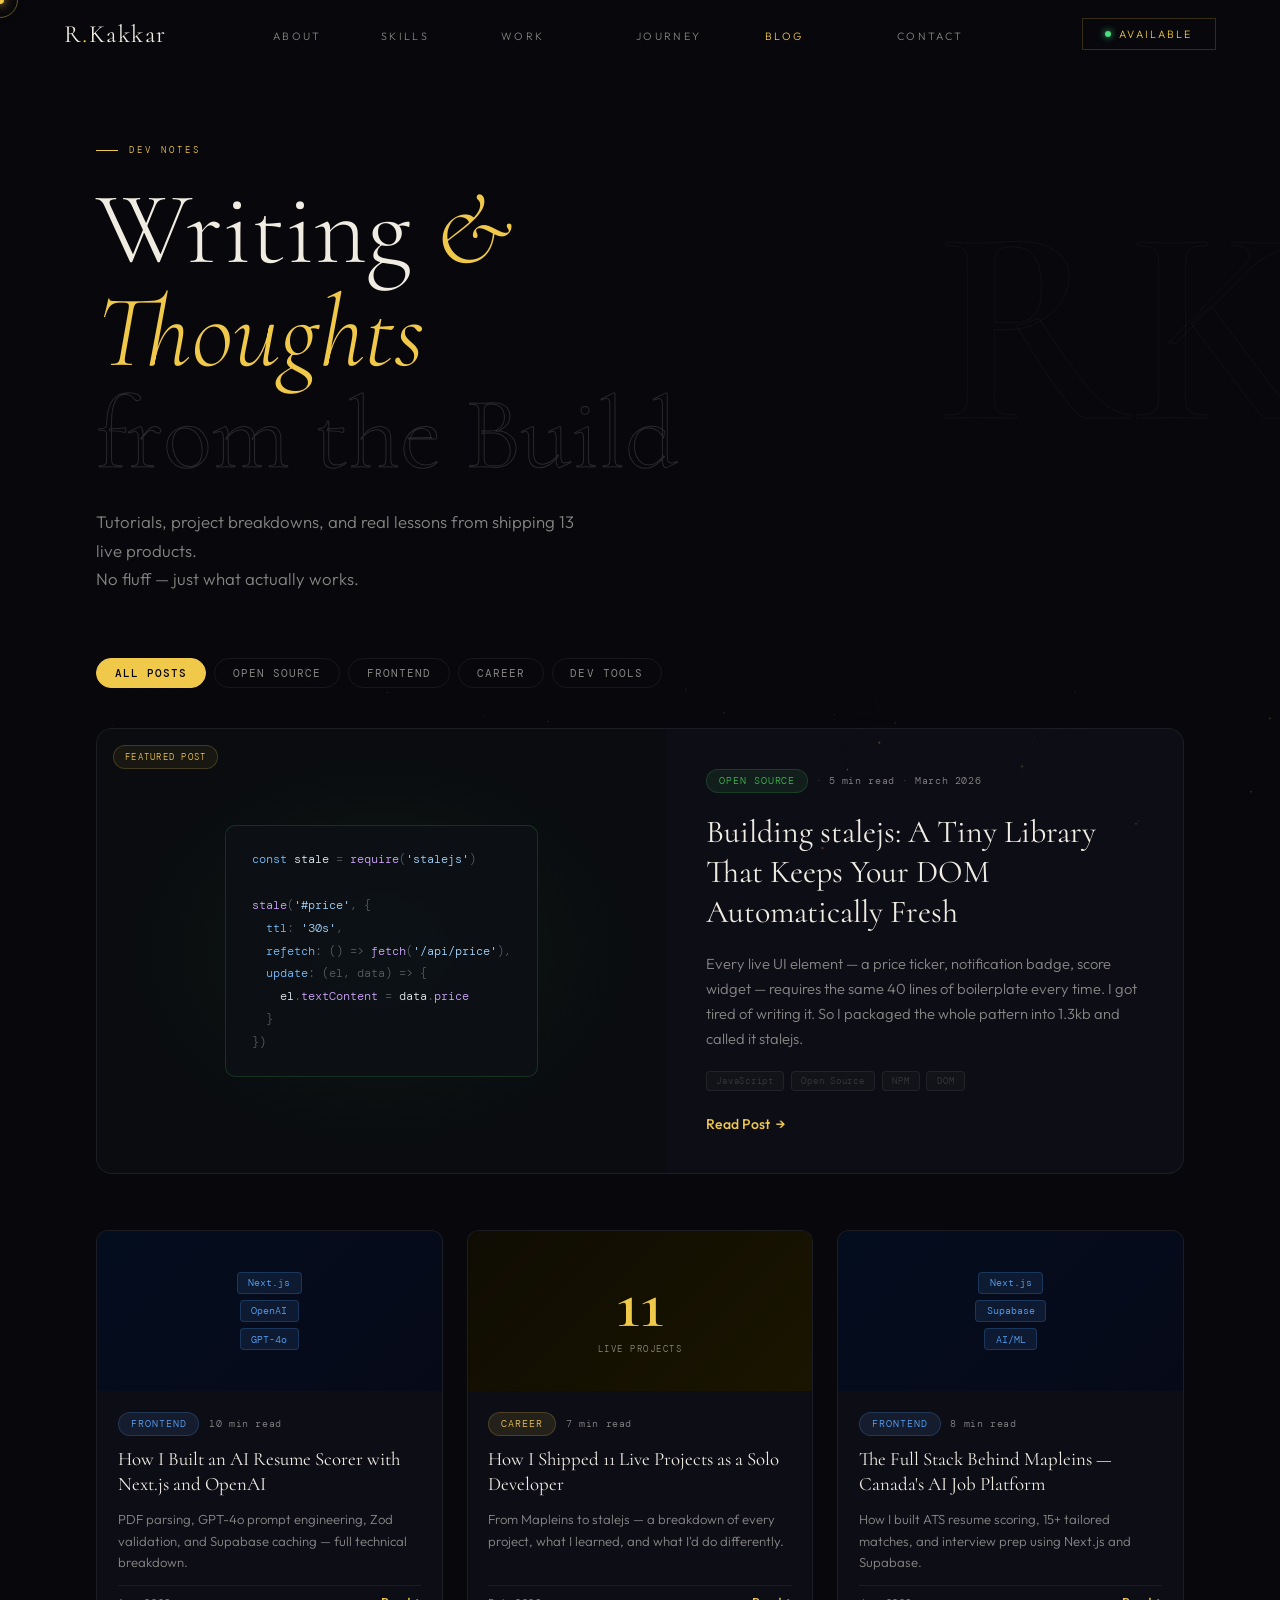
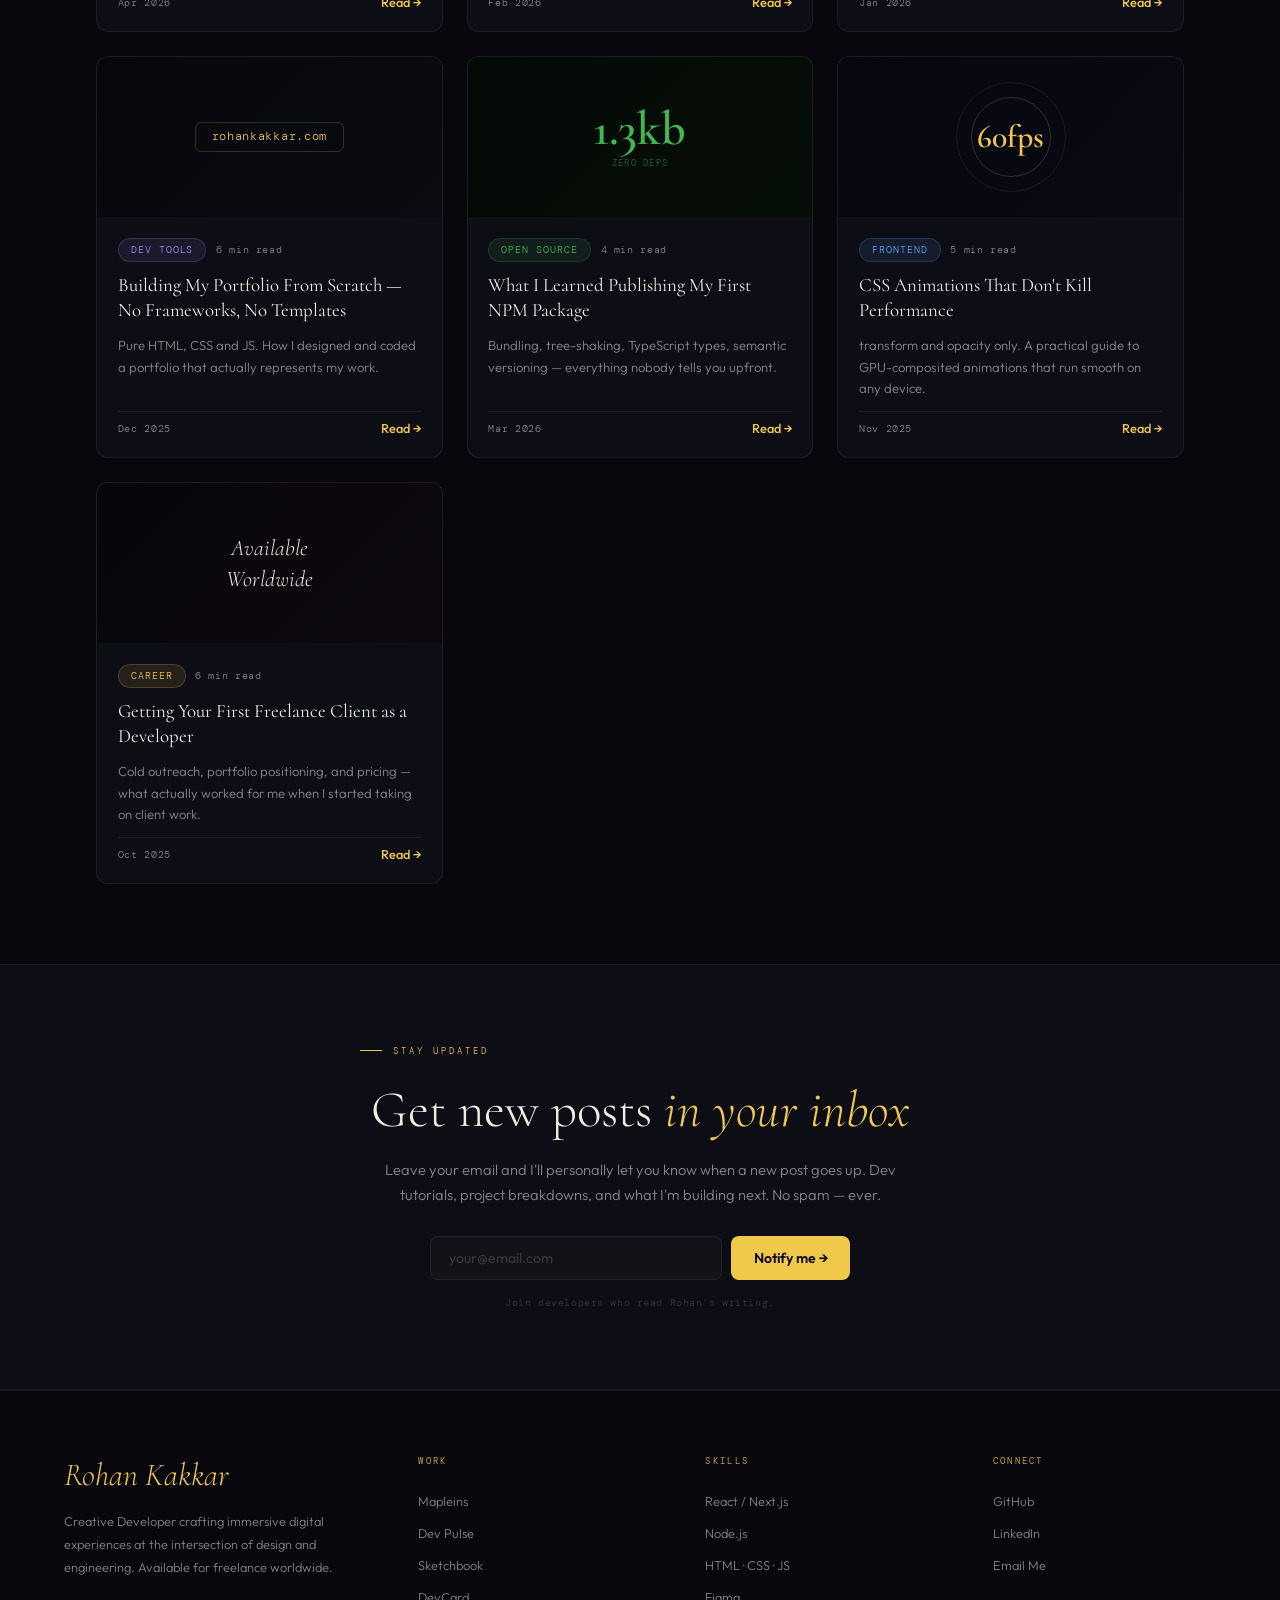
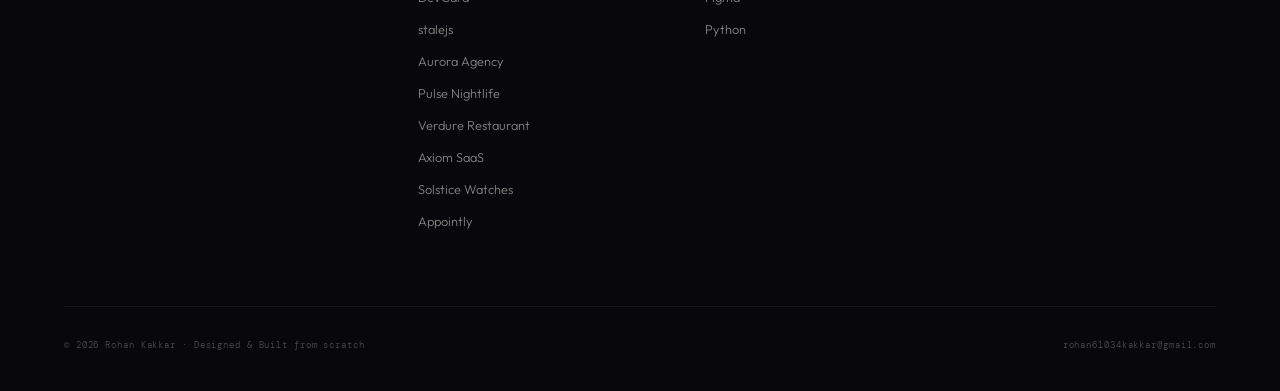
<file: blog.html>
<!DOCTYPE html>
<html lang="en">
<head>
<meta charset="UTF-8">
<meta name="viewport" content="width=device-width, initial-scale=1.0">
<title>Blog — Rohan Kakkar</title>
<meta name="description" content="Dev notes, tutorials and project breakdowns from Rohan Kakkar — full-stack developer building real products.">
<meta name="author" content="Rohan Kakkar">
<meta name="robots" content="index, follow">
<link rel="canonical" href="https://rohankakkar.com/blog.html">
<meta property="og:type" content="website">
<meta property="og:url" content="https://rohankakkar.com/blog.html">
<meta property="og:title" content="Blog — Rohan Kakkar">
<meta property="og:description" content="Dev notes, tutorials and project breakdowns from Rohan Kakkar.">
<meta property="og:site_name" content="Rohan Kakkar">
<meta property="og:image" content="https://rohankakkar.com/og-blog.png">
<meta property="og:image:width" content="1200">
<meta property="og:image:height" content="630">
<meta name="twitter:card" content="summary_large_image">
<meta name="twitter:title" content="Blog — Rohan Kakkar">
<meta name="twitter:description" content="Dev notes, tutorials and project breakdowns from Rohan Kakkar.">
<meta name="twitter:image" content="https://rohankakkar.com/og-blog.png">
<script type="application/ld+json">
{
  "@context": "https://schema.org",
  "@type": "Blog",
  "name": "Rohan Kakkar — Dev Notes",
  "url": "https://rohankakkar.com/blog.html",
  "description": "Tutorials, project breakdowns, and lessons from shipping 13 real products.",
  "author": {
    "@type": "Person",
    "name": "Rohan Kakkar",
    "url": "https://rohankakkar.com"
  }
}
</script>
<link href="https://fonts.googleapis.com/css2?family=Cormorant:ital,wght@0,300;0,400;0,600;1,300;1,400&family=Outfit:wght@300;400;500;600&family=DM+Mono:wght@300;400&display=swap" rel="stylesheet">
<link rel="stylesheet" href="styles.css">
<link rel="stylesheet" href="blog.css">
</head>
<body>

<div id="cur"></div>
<div id="cur2"></div>
<canvas id="stars"></canvas>

<!-- Nav -->
<nav id="nav">
  <a href="index.html" class="nav-logo">R<em>.</em>Kakkar</a>
  <ul class="nav-links">
    <li><a href="index.html#about" class="tx-swap"><span class="tx-a">About</span><span class="tx-b">Who I am</span></a></li>
    <li><a href="index.html#skills" class="tx-swap"><span class="tx-a">Skills</span><span class="tx-b">What I use</span></a></li>
    <li><a href="index.html#projects" class="tx-swap"><span class="tx-a">Work</span><span class="tx-b">What I built</span></a></li>
    <li><a href="index.html#experience" class="tx-swap"><span class="tx-a">Journey</span><span class="tx-b">How I grew</span></a></li>
    <li><a href="blog.html" class="blog-nav-active tx-swap"><span class="tx-a">Blog</span><span class="tx-b">How I think</span></a></li>
    <li><a href="index.html#contact" class="tx-swap"><span class="tx-a">Contact</span><span class="tx-b">Let's talk</span></a></li>
  </ul>
  <a href="mailto:rohan61034kakkar@gmail.com" class="nav-btn">
    <div class="nav-dot"></div>Available
  </a>
</nav>
<div class="ham" id="ham" onclick="toggleMenu()"><span></span><span></span><span></span></div>
<div class="mob-menu" id="mobMenu">
  <a href="index.html#about" onclick="toggleMenu()">About</a>
  <a href="index.html#skills" onclick="toggleMenu()">Skills</a>
  <a href="index.html#projects" onclick="toggleMenu()">Work</a>
  <a href="index.html#experience" onclick="toggleMenu()">Journey</a>
  <a href="blog.html" onclick="toggleMenu()">Blog</a>
  <a href="index.html#contact" onclick="toggleMenu()">Contact</a>
</div>

<!-- Blog Hero -->
<section class="blog-hero">
  <div class="blog-hero-inner">
    <p class="sec-tag">Dev Notes</p>
    <h1 class="blog-hero-h">Writing <em>&amp; Thoughts</em><br><span class="ghost">from the Build</span></h1>
    <p class="blog-hero-p">Tutorials, project breakdowns, and real lessons from shipping 13 live products.<br>No fluff — just what actually works.</p>
  </div>
  <div class="blog-bignum">RK</div>
</section>

<!-- Filter tabs -->
<div class="blog-filters">
  <button class="bf bf-active" data-filter="all">All Posts</button>
  <button class="bf" data-filter="open-source">Open Source</button>
  <button class="bf" data-filter="frontend">Frontend</button>
  <button class="bf" data-filter="career">Career</button>
  <button class="bf" data-filter="dev-tools">Dev Tools</button>
</div>

<!-- Featured post -->
<section class="blog-featured-wrap">
  <a href="blog/stalejs.html" class="blog-featured">
    <div class="bfeat-img">
      <div class="bfeat-code-bg">
        <div class="bfeat-code-block">
          <span class="bfc-line"><span class="bfc-k">const</span> <span class="bfc-v">stale</span> <span class="bfc-p">=</span> <span class="bfc-fn">require</span><span class="bfc-p">(</span><span class="bfc-s">'stalejs'</span><span class="bfc-p">)</span></span>
          <span class="bfc-line">&nbsp;</span>
          <span class="bfc-line"><span class="bfc-fn">stale</span><span class="bfc-p">(</span><span class="bfc-s">'#price'</span><span class="bfc-p">, {</span></span>
          <span class="bfc-line">&nbsp;&nbsp;<span class="bfc-k">ttl</span><span class="bfc-p">:</span> <span class="bfc-s">'30s'</span><span class="bfc-p">,</span></span>
          <span class="bfc-line">&nbsp;&nbsp;<span class="bfc-k">refetch</span><span class="bfc-p">: () =&gt;</span> <span class="bfc-fn">fetch</span><span class="bfc-p">(</span><span class="bfc-s">'/api/price'</span><span class="bfc-p">),</span></span>
          <span class="bfc-line">&nbsp;&nbsp;<span class="bfc-k">update</span><span class="bfc-p">: (el, data) =&gt; {</span></span>
          <span class="bfc-line">&nbsp;&nbsp;&nbsp;&nbsp;<span class="bfc-v">el</span><span class="bfc-p">.</span><span class="bfc-fn">textContent</span> <span class="bfc-p">=</span> <span class="bfc-v">data</span><span class="bfc-p">.</span><span class="bfc-fn">price</span></span>
          <span class="bfc-line">&nbsp;&nbsp;<span class="bfc-p">}</span></span>
          <span class="bfc-line"><span class="bfc-p">})</span></span>
        </div>
        <div class="bfeat-glow"></div>
      </div>
      <span class="bfeat-label">Featured Post</span>
    </div>
    <div class="bfeat-body">
      <div class="bfeat-meta">
        <span class="bcat bcat-oss">Open Source</span>
        <span class="bmeta-sep">·</span>
        <span class="bread-time">5 min read</span>
        <span class="bmeta-sep">·</span>
        <span class="bdate">March 2026</span>
      </div>
      <h2 class="bfeat-title">Building stalejs: A Tiny Library That Keeps Your DOM Automatically Fresh</h2>
      <p class="bfeat-excerpt">Every live UI element — a price ticker, notification badge, score widget — requires the same 40 lines of boilerplate every time. I got tired of writing it. So I packaged the whole pattern into 1.3kb and called it stalejs.</p>
      <div class="bfeat-tags">
        <span class="bfeat-tag">JavaScript</span>
        <span class="bfeat-tag">Open Source</span>
        <span class="bfeat-tag">NPM</span>
        <span class="bfeat-tag">DOM</span>
      </div>
      <span class="bfeat-cta">Read Post <span class="bfeat-arrow">→</span></span>
    </div>
  </a>
</section>

<!-- Post grid -->
<section class="blog-grid-wrap">
  <div class="blog-grid" id="blogGrid">

    <!-- Post 0 — AI Resume Scorer -->
    <article class="blog-card" data-cat="frontend">
      <a href="blog/ai-resume-scorer.html" class="bc-img-wrap">
        <div class="bc-img bc-img-frontend">
          <span class="bc-tech-tag">Next.js</span>
          <span class="bc-tech-tag">OpenAI</span>
          <span class="bc-tech-tag">GPT-4o</span>
        </div>
      </a>
      <div class="bc-body">
        <div class="bc-meta">
          <span class="bcat bcat-frontend">Frontend</span>
          <span class="bread-time">10 min read</span>
        </div>
        <h3 class="bc-title"><a href="blog/ai-resume-scorer.html">How I Built an AI Resume Scorer with Next.js and OpenAI</a></h3>
        <p class="bc-excerpt">PDF parsing, GPT-4o prompt engineering, Zod validation, and Supabase caching — full technical breakdown.</p>
        <div class="bc-footer">
          <span class="bdate">Apr 2026</span>
          <a href="blog/ai-resume-scorer.html" class="bc-cta">Read →</a>
        </div>
      </div>
    </article>

    <!-- Post 1 -->
    <article class="blog-card" data-cat="career">
      <a href="blog/11-projects.html" class="bc-img-wrap">
        <div class="bc-img bc-img-career">
          <span class="bc-img-num">11</span>
          <span class="bc-img-sub">Live Projects</span>
        </div>
      </a>
      <div class="bc-body">
        <div class="bc-meta">
          <span class="bcat bcat-career">Career</span>
          <span class="bread-time">7 min read</span>
        </div>
        <h3 class="bc-title"><a href="blog/11-projects.html">How I Shipped 11 Live Projects as a Solo Developer</a></h3>
        <p class="bc-excerpt">From Mapleins to stalejs — a breakdown of every project, what I learned, and what I'd do differently.</p>
        <div class="bc-footer">
          <span class="bdate">Feb 2026</span>
          <a href="blog/11-projects.html" class="bc-cta">Read →</a>
        </div>
      </div>
    </article>

    <!-- Post 2 -->
    <article class="blog-card" data-cat="frontend">
      <a href="blog/mapleins-stack.html" class="bc-img-wrap">
        <div class="bc-img bc-img-frontend">
          <span class="bc-tech-tag">Next.js</span>
          <span class="bc-tech-tag">Supabase</span>
          <span class="bc-tech-tag">AI/ML</span>
        </div>
      </a>
      <div class="bc-body">
        <div class="bc-meta">
          <span class="bcat bcat-frontend">Frontend</span>
          <span class="bread-time">8 min read</span>
        </div>
        <h3 class="bc-title"><a href="blog/mapleins-stack.html">The Full Stack Behind Mapleins — Canada's AI Job Platform</a></h3>
        <p class="bc-excerpt">How I built ATS resume scoring, 15+ tailored matches, and interview prep using Next.js and Supabase.</p>
        <div class="bc-footer">
          <span class="bdate">Jan 2026</span>
          <a href="blog/mapleins-stack.html" class="bc-cta">Read →</a>
        </div>
      </div>
    </article>

    <!-- Post 3 -->
    <article class="blog-card" data-cat="dev-tools">
      <a href="blog/portfolio-build.html" class="bc-img-wrap">
        <div class="bc-img bc-img-tools">
          <span class="bc-domain">rohankakkar.com</span>
        </div>
      </a>
      <div class="bc-body">
        <div class="bc-meta">
          <span class="bcat bcat-tools">Dev Tools</span>
          <span class="bread-time">6 min read</span>
        </div>
        <h3 class="bc-title"><a href="blog/portfolio-build.html">Building My Portfolio From Scratch — No Frameworks, No Templates</a></h3>
        <p class="bc-excerpt">Pure HTML, CSS and JS. How I designed and coded a portfolio that actually represents my work.</p>
        <div class="bc-footer">
          <span class="bdate">Dec 2025</span>
          <a href="blog/portfolio-build.html" class="bc-cta">Read →</a>
        </div>
      </div>
    </article>

    <!-- Post 4 -->
    <article class="blog-card" data-cat="open-source">
      <a href="blog/npm-package.html" class="bc-img-wrap">
        <div class="bc-img bc-img-oss">
          <span class="bc-oss-size">1.3kb</span>
          <span class="bc-oss-label">zero deps</span>
        </div>
      </a>
      <div class="bc-body">
        <div class="bc-meta">
          <span class="bcat bcat-oss">Open Source</span>
          <span class="bread-time">4 min read</span>
        </div>
        <h3 class="bc-title"><a href="blog/npm-package.html">What I Learned Publishing My First NPM Package</a></h3>
        <p class="bc-excerpt">Bundling, tree-shaking, TypeScript types, semantic versioning — everything nobody tells you upfront.</p>
        <div class="bc-footer">
          <span class="bdate">Mar 2026</span>
          <a href="blog/npm-package.html" class="bc-cta">Read →</a>
        </div>
      </div>
    </article>

    <!-- Post 5 -->
    <article class="blog-card" data-cat="frontend">
      <a href="blog/css-animations.html" class="bc-img-wrap">
        <div class="bc-img bc-img-anim">
          <div class="bc-anim-ring"></div>
          <div class="bc-anim-ring bc-anim-ring2"></div>
          <span class="bc-anim-label">60fps</span>
        </div>
      </a>
      <div class="bc-body">
        <div class="bc-meta">
          <span class="bcat bcat-frontend">Frontend</span>
          <span class="bread-time">5 min read</span>
        </div>
        <h3 class="bc-title"><a href="blog/css-animations.html">CSS Animations That Don't Kill Performance</a></h3>
        <p class="bc-excerpt">transform and opacity only. A practical guide to GPU-composited animations that run smooth on any device.</p>
        <div class="bc-footer">
          <span class="bdate">Nov 2025</span>
          <a href="blog/css-animations.html" class="bc-cta">Read →</a>
        </div>
      </div>
    </article>

    <!-- Post 6 -->
    <article class="blog-card" data-cat="career">
      <a href="blog/freelance.html" class="bc-img-wrap">
        <div class="bc-img bc-img-career2">
          <span class="bc-avail">Available<br>Worldwide</span>
        </div>
      </a>
      <div class="bc-body">
        <div class="bc-meta">
          <span class="bcat bcat-career">Career</span>
          <span class="bread-time">6 min read</span>
        </div>
        <h3 class="bc-title"><a href="blog/freelance.html">Getting Your First Freelance Client as a Developer</a></h3>
        <p class="bc-excerpt">Cold outreach, portfolio positioning, and pricing — what actually worked for me when I started taking on client work.</p>
        <div class="bc-footer">
          <span class="bdate">Oct 2025</span>
          <a href="blog/freelance.html" class="bc-cta">Read →</a>
        </div>
      </div>
    </article>

  </div>
</section>

<!-- Newsletter CTA -->
<section class="blog-nl">
  <div class="blog-nl-inner">
    <p class="sec-tag">Stay Updated</p>
    <h2 class="blog-nl-h">Get new posts <em>in your inbox</em></h2>
    <p class="blog-nl-p">Leave your email and I'll personally let you know when a new post goes up. Dev tutorials, project breakdowns, and what I'm building next. No spam — ever.</p>
    <form class="blog-nl-form" onsubmit="nlSubmit(event)">
      <input type="email" placeholder="your@email.com" class="blog-nl-input" required>
      <button type="submit" class="blog-nl-btn">Notify me →</button>
    </form>
    <p class="blog-nl-note" id="nlNote">Join developers who read Rohan's writing.</p>
  </div>
</section>

<!-- Footer -->
<footer>
  <div class="ft-grid">
    <div>
      <span class="ft-brand">Rohan Kakkar</span>
      <p class="ft-bio">Creative Developer crafting immersive digital experiences at the intersection of design and engineering. Available for freelance worldwide.</p>
    </div>
    <div class="ft-col"><h4>Work</h4><ul>
      <li><a href="https://www.mapleins.com" target="_blank">Mapleins</a></li>
      <li><a href="https://dev-pulse-rose.vercel.app/" target="_blank">Dev Pulse</a></li>
      <li><a href="https://rohan-portfolio-peach.vercel.app/" target="_blank">Sketchbook</a></li>
      <li><a href="https://getdevcard.com" target="_blank">DevCard</a></li>
      <li><a href="https://github.com/kptaan13/stalejs" target="_blank">stalejs</a></li>
      <li><a href="https://kptaan13-aurora-agency.netlify.app/" target="_blank">Aurora Agency</a></li>
      <li><a href="https://kptaan13-pulse-nightlife.netlify.app/" target="_blank">Pulse Nightlife</a></li>
      <li><a href="https://kptaan13-verdure-restaurant.netlify.app/" target="_blank">Verdure Restaurant</a></li>
      <li><a href="https://kptaan13-axiom-saas.netlify.app/" target="_blank">Axiom SaaS</a></li>
      <li><a href="https://kptaan13-solstice-watches.netlify.app/" target="_blank">Solstice Watches</a></li>
      <li><a href="https://appointly-mu.vercel.app/" target="_blank">Appointly</a></li>
    </ul></div>
    <div class="ft-col"><h4>Skills</h4><ul>
      <li><a href="index.html#skills">React / Next.js</a></li>
      <li><a href="index.html#skills">Node.js</a></li>
      <li><a href="index.html#skills">HTML · CSS · JS</a></li>
      <li><a href="index.html#skills">Figma</a></li>
      <li><a href="index.html#skills">Python</a></li>
    </ul></div>
    <div class="ft-col"><h4>Connect</h4><ul>
      <li><a href="https://github.com/kptaan13" target="_blank">GitHub</a></li>
      <li><a href="https://www.linkedin.com/in/thekrohankakkar/" target="_blank">LinkedIn</a></li>
      <li><a href="mailto:rohan61034kakkar@gmail.com">Email Me</a></li>
    </ul></div>
  </div>
  <div class="ft-bottom">
    <span class="ft-copy">© 2026 Rohan Kakkar · Designed &amp; Built from scratch</span>
    <span class="ft-copy">rohan61034kakkar@gmail.com</span>
  </div>
</footer>

<script src="script.js" defer></script>
<script>
function toggleMenu(){
  document.getElementById('ham').classList.toggle('open');
  document.getElementById('mobMenu').classList.toggle('open');
}
// Filter
document.querySelectorAll('.bf').forEach(btn => {
  btn.addEventListener('click', () => {
    document.querySelectorAll('.bf').forEach(b => b.classList.remove('bf-active'));
    btn.classList.add('bf-active');
    const f = btn.dataset.filter;
    document.querySelectorAll('.blog-card').forEach(card => {
      card.style.display = (f === 'all' || card.dataset.cat === f) ? '' : 'none';
    });
  });
});
// Newsletter
async function nlSubmit(e) {
  e.preventDefault();
  const form = e.target;
  const note = document.getElementById('nlNote');
  const btn = form.querySelector('.blog-nl-btn');
  const email = form.querySelector('input[type=email]').value.trim();
  btn.disabled = true;
  note.textContent = 'Sending…';
  try {
    const res = await fetch('https://api.web3forms.com/submit', {
      method: 'POST',
      headers: { 'Content-Type': 'application/json', Accept: 'application/json' },
      body: JSON.stringify({
        access_key: '5a0c62e3-dfa3-425c-b989-a6169c321c3e',
        subject: 'New blog newsletter signup',
        from_name: 'rohankakkar.com blog',
        email,
        replyto: email,
        message: 'New newsletter signup: ' + email
      })
    });
    const json = await res.json();
    if (json.success) {
      note.textContent = '✓ Got it — I\'ll email you when the next post is out.';
      form.reset();
    } else {
      note.textContent = '✗ That didn\'t go through — please try again later.';
    }
  } catch (err) {
    note.textContent = '✗ Network error — please try again later.';
  }
  btn.disabled = false;
}
// Nav scroll
window.addEventListener('scroll', () => {
  document.getElementById('nav').classList.toggle('scrolled', window.scrollY > 40);
});
</script>
</body>
</html>
</file>
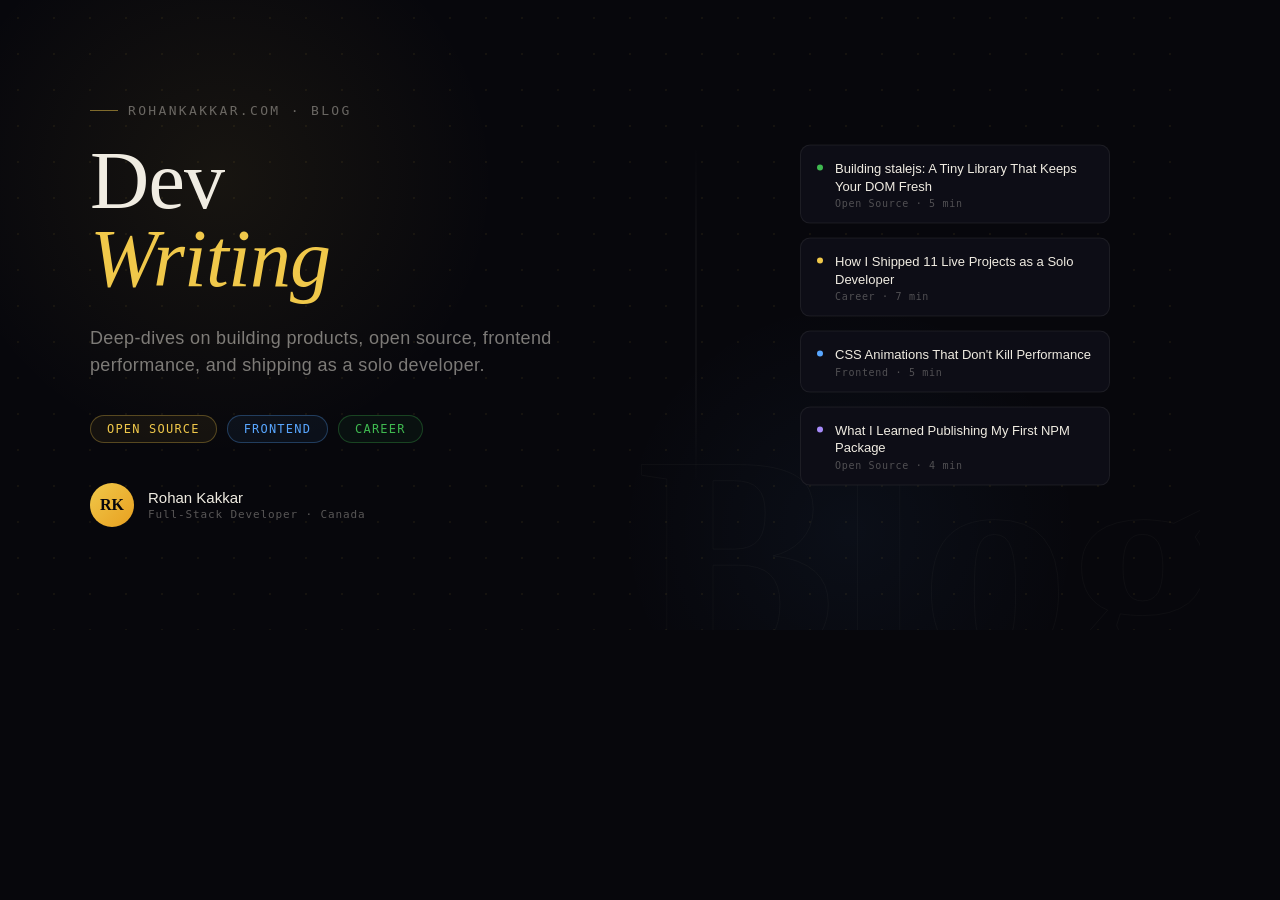
<file: og-blog.html>
<!DOCTYPE html>
<html>
<head>
<meta charset="UTF-8">
<style>
  * { margin: 0; padding: 0; box-sizing: border-box; }
  body { width: 1200px; height: 630px; overflow: hidden; background: #07070c; font-family: 'Outfit', sans-serif; }
  @import url('https://fonts.googleapis.com/css2?family=Cormorant:ital,wght@0,300;0,400;0,600;1,300;1,400&family=Outfit:wght@300;400;500;600&family=DM+Mono:wght@300;400&display=swap');

  .wrap {
    width: 1200px; height: 630px;
    background: #07070c;
    position: relative;
    display: flex;
    align-items: center;
    padding: 0 90px;
    overflow: hidden;
  }

  .bg-dots {
    position: absolute; inset: 0;
    background-image: radial-gradient(rgba(240,200,74,.06) 1px, transparent 1px);
    background-size: 36px 36px;
  }

  .glow-1 {
    position: absolute; top: -120px; left: -80px;
    width: 600px; height: 600px;
    background: radial-gradient(ellipse, rgba(240,200,74,.07), transparent 65%);
    pointer-events: none;
  }
  .glow-2 {
    position: absolute; bottom: -150px; right: 100px;
    width: 500px; height: 500px;
    background: radial-gradient(ellipse, rgba(88,166,255,.05), transparent 65%);
    pointer-events: none;
  }

  .bg-word {
    position: absolute;
    right: -20px;
    bottom: -80px;
    font-family: 'Cormorant', serif;
    font-size: 300px;
    font-weight: 600;
    -webkit-text-stroke: 1px rgba(240,236,226,.03);
    color: transparent;
    line-height: 1;
    pointer-events: none;
    z-index: 1;
  }

  .content {
    position: relative; z-index: 2;
    display: flex;
    flex-direction: column;
    gap: 0;
    max-width: 700px;
  }

  .tag {
    display: inline-flex;
    align-items: center;
    gap: 10px;
    font-family: 'DM Mono', monospace;
    font-size: 13px;
    letter-spacing: .18em;
    text-transform: uppercase;
    color: rgba(240,236,226,.4);
    margin-bottom: 24px;
  }
  .tag::before {
    content: '';
    display: block;
    width: 28px; height: 1px;
    background: rgba(240,200,74,.5);
  }

  .title {
    font-family: 'Cormorant', serif;
    font-size: 82px;
    font-weight: 300;
    color: #f0ece2;
    line-height: .95;
    letter-spacing: -.01em;
    margin-bottom: 28px;
  }
  .title em {
    color: #f0c84a;
    font-style: italic;
  }

  .desc {
    font-family: 'Outfit', sans-serif;
    font-size: 18px;
    font-weight: 300;
    color: rgba(240,236,226,.5);
    line-height: 1.5;
    letter-spacing: .02em;
    margin-bottom: 36px;
    max-width: 560px;
  }

  .tags-row {
    display: flex;
    gap: 10px;
    flex-wrap: wrap;
  }

  .pill {
    font-family: 'DM Mono', monospace;
    font-size: 12px;
    letter-spacing: .1em;
    text-transform: uppercase;
    padding: 6px 16px;
    border-radius: 20px;
    border: 1px solid;
  }
  .pill-gold { color: #f0c84a; border-color: rgba(240,200,74,.3); background: rgba(240,200,74,.06); }
  .pill-blue { color: #58a6ff; border-color: rgba(88,166,255,.3); background: rgba(88,166,255,.06); }
  .pill-green { color: #3fb950; border-color: rgba(63,185,80,.3); background: rgba(63,185,80,.06); }

  .author-row {
    display: flex;
    align-items: center;
    gap: 14px;
    margin-top: 40px;
  }
  .avatar {
    width: 44px; height: 44px;
    border-radius: 50%;
    background: linear-gradient(135deg, #f0c84a 0%, #e8a020 100%);
    display: flex; align-items: center; justify-content: center;
    font-family: 'Cormorant', serif;
    font-size: 16px;
    font-weight: 600;
    color: #07070c;
    flex-shrink: 0;
  }
  .author-name {
    font-family: 'Outfit', sans-serif;
    font-size: 15px;
    font-weight: 500;
    color: #f0ece2;
  }
  .author-sub {
    font-family: 'DM Mono', monospace;
    font-size: 11px;
    letter-spacing: .08em;
    color: rgba(240,236,226,.35);
    margin-top: 2px;
  }

  .divider-v {
    width: 1px;
    height: 340px;
    background: linear-gradient(to bottom, transparent, rgba(240,236,226,.08) 30%, rgba(240,236,226,.08) 70%, transparent);
    position: absolute;
    left: 58%;
    top: 50%;
    transform: translate(-50%, -50%);
    z-index: 1;
  }

  /* Right side post previews */
  .right {
    position: absolute;
    right: 90px;
    top: 50%;
    transform: translateY(-50%);
    z-index: 2;
    display: flex;
    flex-direction: column;
    gap: 14px;
    width: 310px;
  }

  .post-pill {
    background: #0d0d16;
    border: 1px solid rgba(240,236,226,.07);
    border-radius: 10px;
    padding: 14px 16px;
    display: flex;
    align-items: flex-start;
    gap: 12px;
  }
  .pp-dot {
    width: 6px; height: 6px;
    border-radius: 50%;
    margin-top: 5px;
    flex-shrink: 0;
  }
  .pp-dot.gold { background: #f0c84a; }
  .pp-dot.blue { background: #58a6ff; }
  .pp-dot.green { background: #3fb950; }
  .pp-dot.purple { background: #a78bfa; }
  .pp-title {
    font-family: 'Outfit', sans-serif;
    font-size: 13px;
    font-weight: 500;
    color: #f0ece2;
    line-height: 1.35;
  }
  .pp-cat {
    font-family: 'DM Mono', monospace;
    font-size: 10px;
    letter-spacing: .07em;
    color: rgba(240,236,226,.3);
    margin-top: 3px;
  }
</style>
</head>
<body>
<div class="wrap">
  <div class="bg-dots"></div>
  <div class="glow-1"></div>
  <div class="glow-2"></div>
  <div class="bg-word">Blog</div>
  <div class="divider-v"></div>

  <div class="content">
    <div class="tag">rohankakkar.com · Blog</div>
    <div class="title">
      Dev<br>
      <em>Writing</em>
    </div>
    <div class="desc">Deep-dives on building products, open source, frontend performance, and shipping as a solo developer.</div>
    <div class="tags-row">
      <span class="pill pill-gold">Open Source</span>
      <span class="pill pill-blue">Frontend</span>
      <span class="pill pill-green">Career</span>
    </div>
    <div class="author-row">
      <div class="avatar">RK</div>
      <div>
        <div class="author-name">Rohan Kakkar</div>
        <div class="author-sub">Full-Stack Developer · Canada</div>
      </div>
    </div>
  </div>

  <div class="right">
    <div class="post-pill">
      <div class="pp-dot green"></div>
      <div>
        <div class="pp-title">Building stalejs: A Tiny Library That Keeps Your DOM Fresh</div>
        <div class="pp-cat">Open Source · 5 min</div>
      </div>
    </div>
    <div class="post-pill">
      <div class="pp-dot gold"></div>
      <div>
        <div class="pp-title">How I Shipped 11 Live Projects as a Solo Developer</div>
        <div class="pp-cat">Career · 7 min</div>
      </div>
    </div>
    <div class="post-pill">
      <div class="pp-dot blue"></div>
      <div>
        <div class="pp-title">CSS Animations That Don't Kill Performance</div>
        <div class="pp-cat">Frontend · 5 min</div>
      </div>
    </div>
    <div class="post-pill">
      <div class="pp-dot purple"></div>
      <div>
        <div class="pp-title">What I Learned Publishing My First NPM Package</div>
        <div class="pp-cat">Open Source · 4 min</div>
      </div>
    </div>
  </div>
</div>
</body>
</html>
</file>
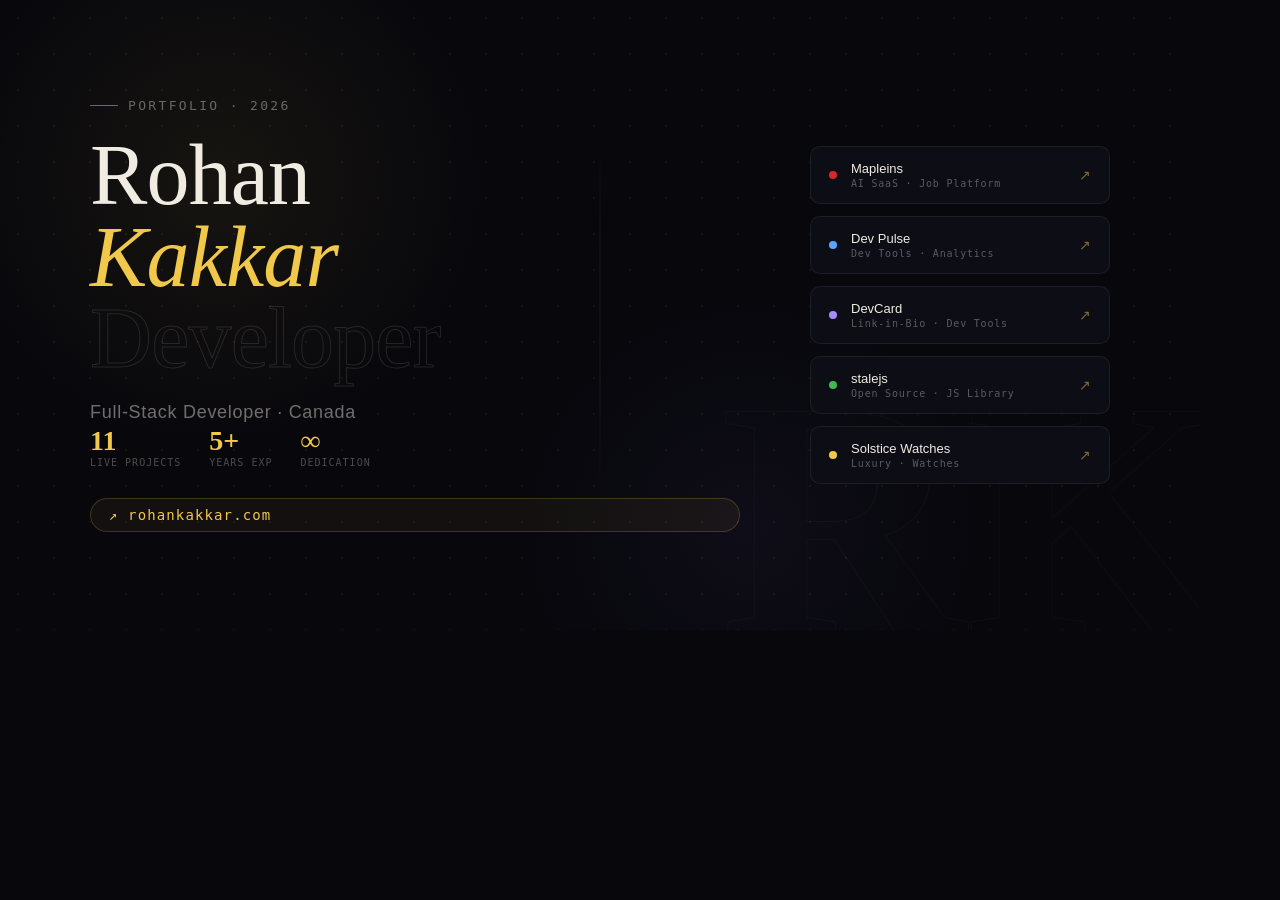
<file: og.html>
<!DOCTYPE html>
<html>
<head>
<meta charset="UTF-8">
<style>
  * { margin: 0; padding: 0; box-sizing: border-box; }
  body { width: 1200px; height: 630px; overflow: hidden; background: #07070c; font-family: 'Outfit', sans-serif; }
  @import url('https://fonts.googleapis.com/css2?family=Cormorant:ital,wght@0,300;0,400;0,600;1,300;1,400&family=Outfit:wght@300;400;500;600&family=DM+Mono:wght@300;400&display=swap');

  .wrap {
    width: 1200px; height: 630px;
    background: #07070c;
    position: relative;
    display: flex;
    align-items: center;
    padding: 0 90px;
    overflow: hidden;
  }

  /* Background grid dots */
  .bg-dots {
    position: absolute; inset: 0;
    background-image: radial-gradient(rgba(240,200,74,.06) 1px, transparent 1px);
    background-size: 36px 36px;
  }

  /* Glows */
  .glow-1 {
    position: absolute; top: -120px; left: -80px;
    width: 600px; height: 600px;
    background: radial-gradient(ellipse, rgba(240,200,74,.07), transparent 65%);
    pointer-events: none;
  }
  .glow-2 {
    position: absolute; bottom: -150px; right: 200px;
    width: 500px; height: 500px;
    background: radial-gradient(ellipse, rgba(167,139,250,.05), transparent 65%);
    pointer-events: none;
  }

  /* Left content */
  .left {
    position: relative; z-index: 2;
    flex: 1;
    display: flex;
    flex-direction: column;
    gap: 0;
  }

  .tag {
    display: inline-flex;
    align-items: center;
    gap: 10px;
    font-family: 'DM Mono', monospace;
    font-size: 13px;
    letter-spacing: .18em;
    text-transform: uppercase;
    color: rgba(240,236,226,.4);
    margin-bottom: 22px;
  }
  .tag::before {
    content: '';
    display: block;
    width: 28px; height: 1px;
    background: rgba(240,200,74,.5);
  }

  .name {
    font-family: 'Cormorant', serif;
    font-size: 86px;
    font-weight: 300;
    color: #f0ece2;
    line-height: .95;
    letter-spacing: -.01em;
  }
  .name em {
    color: #f0c84a;
    font-style: italic;
  }
  .name .ghost {
    -webkit-text-stroke: 1px rgba(240,236,226,.12);
    color: transparent;
    display: block;
  }

  .role {
    font-family: 'Outfit', sans-serif;
    font-size: 18px;
    font-weight: 300;
    color: rgba(240,236,226,.45);
    margin-top: 22px;
    letter-spacing: .04em;
  }

  .domain {
    display: inline-flex;
    align-items: center;
    gap: 8px;
    margin-top: 30px;
    font-family: 'DM Mono', monospace;
    font-size: 14px;
    color: #f0c84a;
    letter-spacing: .08em;
    border: 1px solid rgba(240,200,74,.2);
    padding: 8px 18px;
    border-radius: 24px;
    background: rgba(240,200,74,.05);
  }

  /* Right side — cards */
  .right {
    position: relative; z-index: 2;
    display: flex;
    flex-direction: column;
    gap: 12px;
    padding-left: 70px;
  }

  .mini-card {
    background: #0d0d16;
    border: 1px solid rgba(240,236,226,.07);
    border-radius: 10px;
    padding: 14px 18px;
    width: 300px;
    display: flex;
    align-items: center;
    gap: 14px;
    transition: none;
  }
  .mc-dot {
    width: 8px; height: 8px;
    border-radius: 50%;
    flex-shrink: 0;
  }
  .mc-dot.red { background: #d62828; }
  .mc-dot.blue { background: #58a6ff; }
  .mc-dot.green { background: #3fb950; }
  .mc-dot.purple { background: #a78bfa; }
  .mc-dot.gold { background: #f0c84a; }

  .mc-info { flex: 1; min-width: 0; }
  .mc-name {
    font-family: 'Outfit', sans-serif;
    font-size: 13px;
    font-weight: 500;
    color: #f0ece2;
  }
  .mc-cat {
    font-family: 'DM Mono', monospace;
    font-size: 10px;
    letter-spacing: .08em;
    color: rgba(240,236,226,.35);
    margin-top: 2px;
  }
  .mc-arrow {
    font-size: 14px;
    color: rgba(240,200,74,.5);
  }

  /* Stats row */
  .stats {
    display: flex;
    gap: 28px;
    margin-top: 4px;
  }
  .stat { display: flex; flex-direction: column; gap: 2px; }
  .stat-n {
    font-family: 'Cormorant', serif;
    font-size: 28px;
    font-weight: 600;
    color: #f0c84a;
    line-height: 1;
  }
  .stat-l {
    font-family: 'DM Mono', monospace;
    font-size: 10px;
    letter-spacing: .1em;
    color: rgba(240,236,226,.3);
    text-transform: uppercase;
  }

  /* Border divider */
  .divider {
    width: 1px;
    height: 340px;
    background: linear-gradient(to bottom, transparent, rgba(240,236,226,.08) 30%, rgba(240,236,226,.08) 70%, transparent);
    position: absolute;
    left: 50%;
    top: 50%;
    transform: translate(-50%, -50%);
    z-index: 1;
  }

  /* Big RK background */
  .bg-rk {
    position: absolute;
    right: -30px;
    bottom: -60px;
    font-family: 'Cormorant', serif;
    font-size: 340px;
    font-weight: 600;
    -webkit-text-stroke: 1px rgba(240,236,226,.03);
    color: transparent;
    line-height: 1;
    pointer-events: none;
    z-index: 1;
  }
</style>
</head>
<body>
<div class="wrap">
  <div class="bg-dots"></div>
  <div class="glow-1"></div>
  <div class="glow-2"></div>
  <div class="bg-rk">RK</div>
  <div class="divider"></div>

  <!-- Left -->
  <div class="left">
    <div class="tag">Portfolio · 2026</div>
    <div class="name">
      Rohan<br>
      <em>Kakkar</em><br>
      <span class="ghost">Developer</span>
    </div>
    <div class="role">Full-Stack Developer · Canada</div>
    <div class="stats">
      <div class="stat"><span class="stat-n">11</span><span class="stat-l">Live Projects</span></div>
      <div class="stat"><span class="stat-n">5+</span><span class="stat-l">Years Exp</span></div>
      <div class="stat"><span class="stat-n">∞</span><span class="stat-l">Dedication</span></div>
    </div>
    <div class="domain">↗ rohankakkar.com</div>
  </div>

  <!-- Right -->
  <div class="right">
    <div class="mini-card">
      <div class="mc-dot red"></div>
      <div class="mc-info">
        <div class="mc-name">Mapleins</div>
        <div class="mc-cat">AI SaaS · Job Platform</div>
      </div>
      <div class="mc-arrow">↗</div>
    </div>
    <div class="mini-card">
      <div class="mc-dot blue"></div>
      <div class="mc-info">
        <div class="mc-name">Dev Pulse</div>
        <div class="mc-cat">Dev Tools · Analytics</div>
      </div>
      <div class="mc-arrow">↗</div>
    </div>
    <div class="mini-card">
      <div class="mc-dot purple"></div>
      <div class="mc-info">
        <div class="mc-name">DevCard</div>
        <div class="mc-cat">Link-in-Bio · Dev Tools</div>
      </div>
      <div class="mc-arrow">↗</div>
    </div>
    <div class="mini-card">
      <div class="mc-dot green"></div>
      <div class="mc-info">
        <div class="mc-name">stalejs</div>
        <div class="mc-cat">Open Source · JS Library</div>
      </div>
      <div class="mc-arrow">↗</div>
    </div>
    <div class="mini-card">
      <div class="mc-dot gold"></div>
      <div class="mc-info">
        <div class="mc-name">Solstice Watches</div>
        <div class="mc-cat">Luxury · Watches</div>
      </div>
      <div class="mc-arrow">↗</div>
    </div>
  </div>
</div>
</body>
</html>
</file>
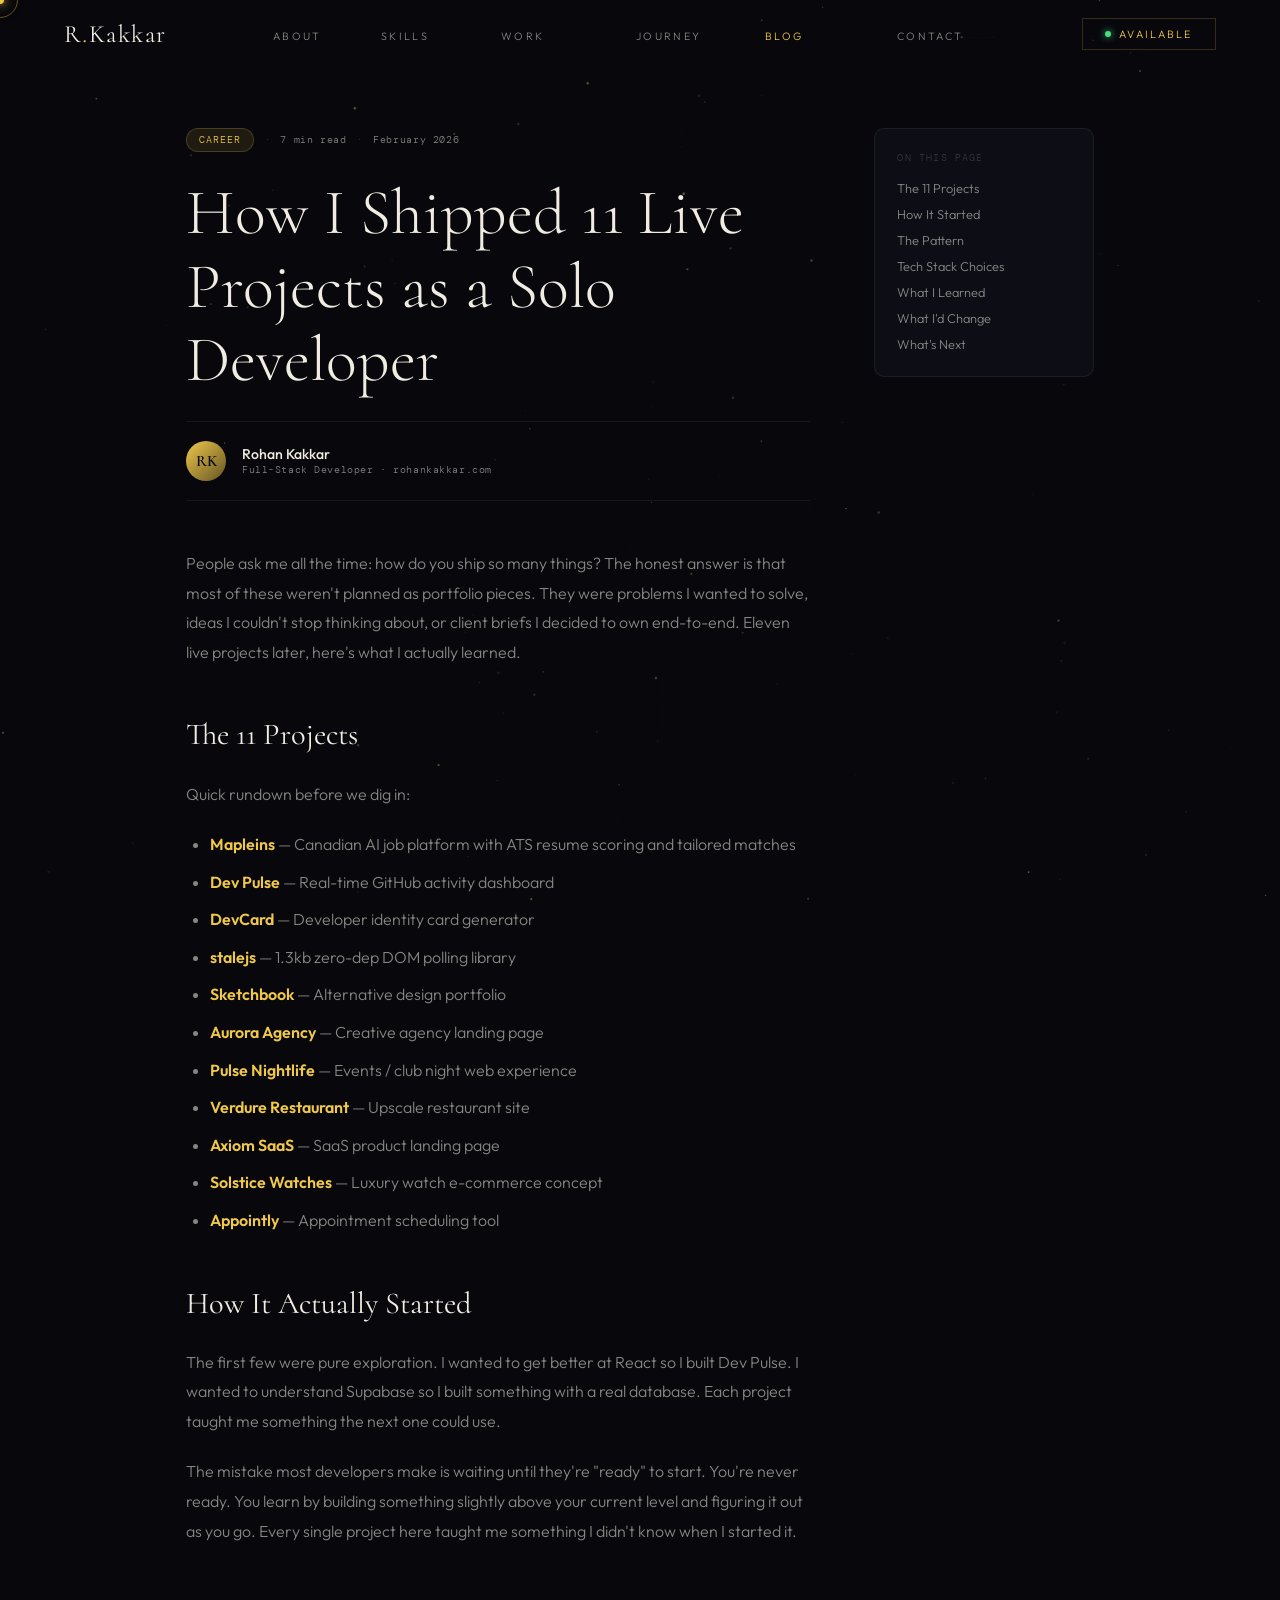
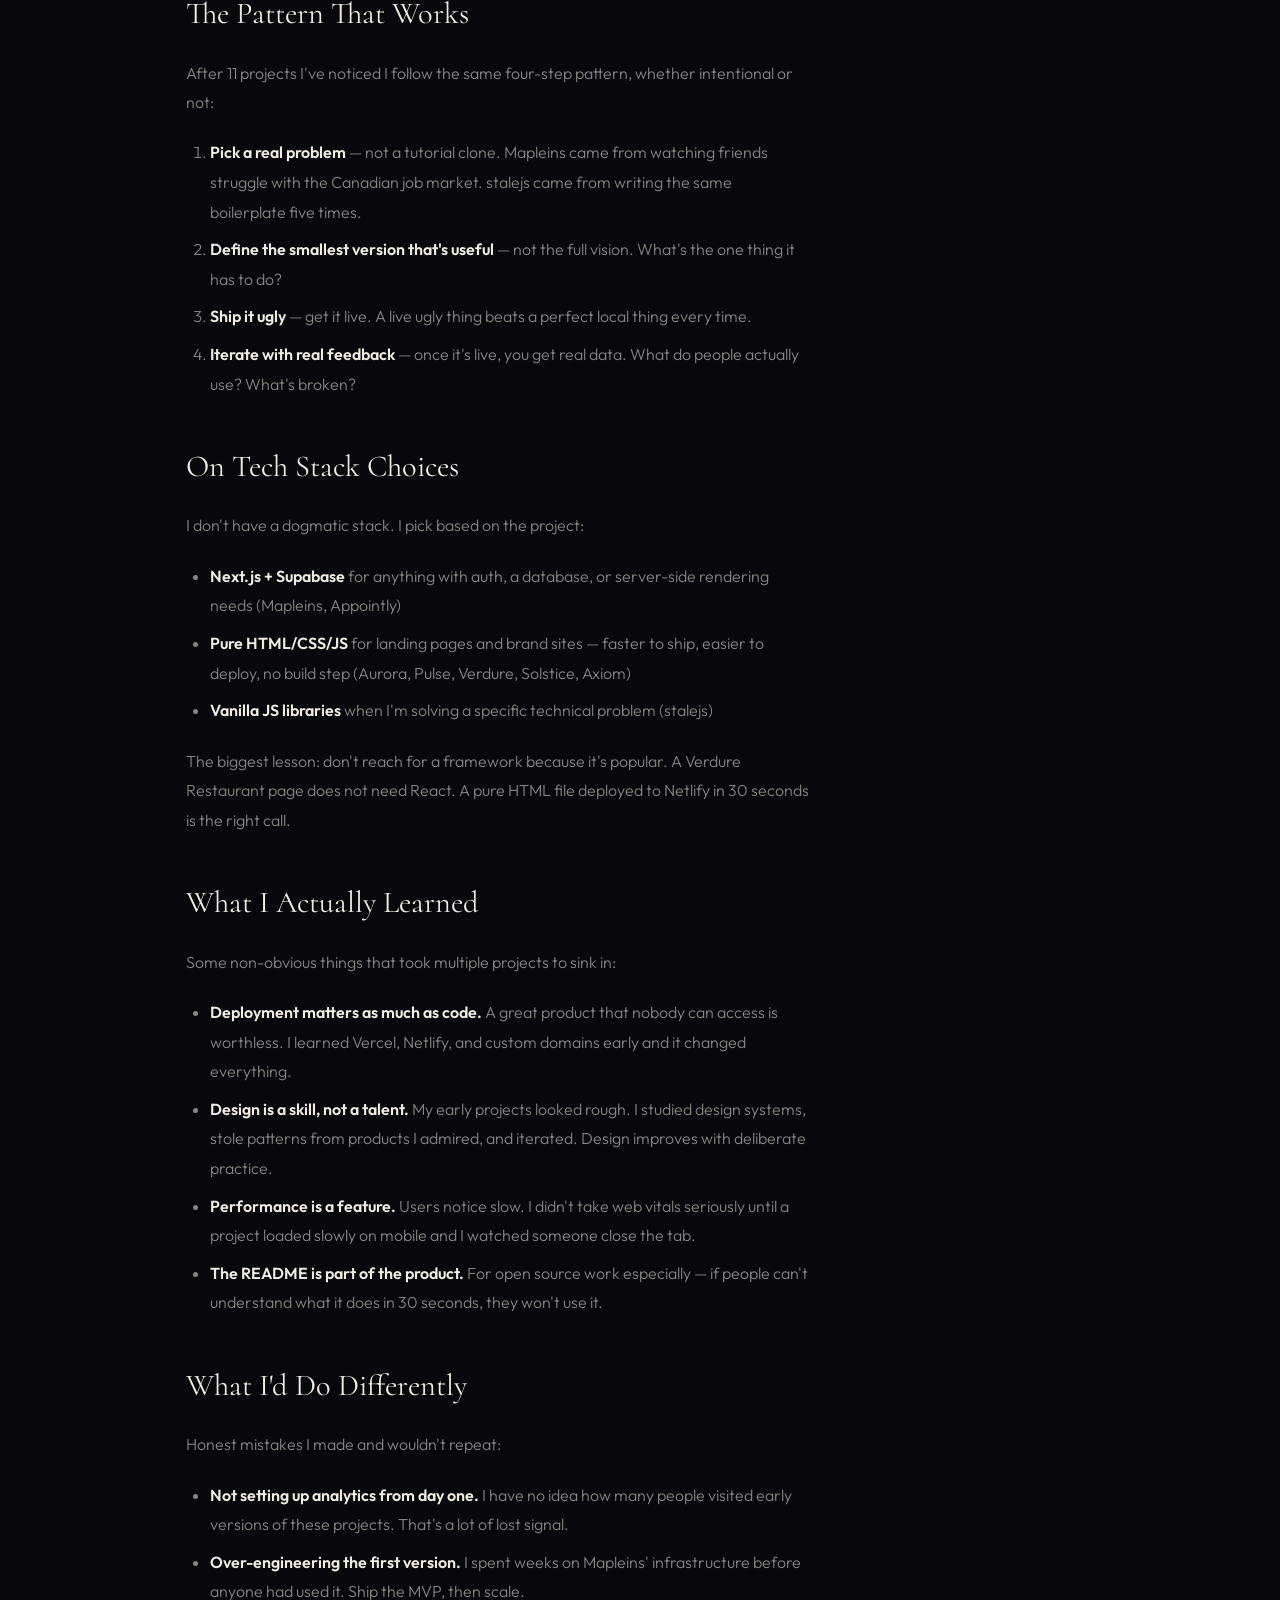
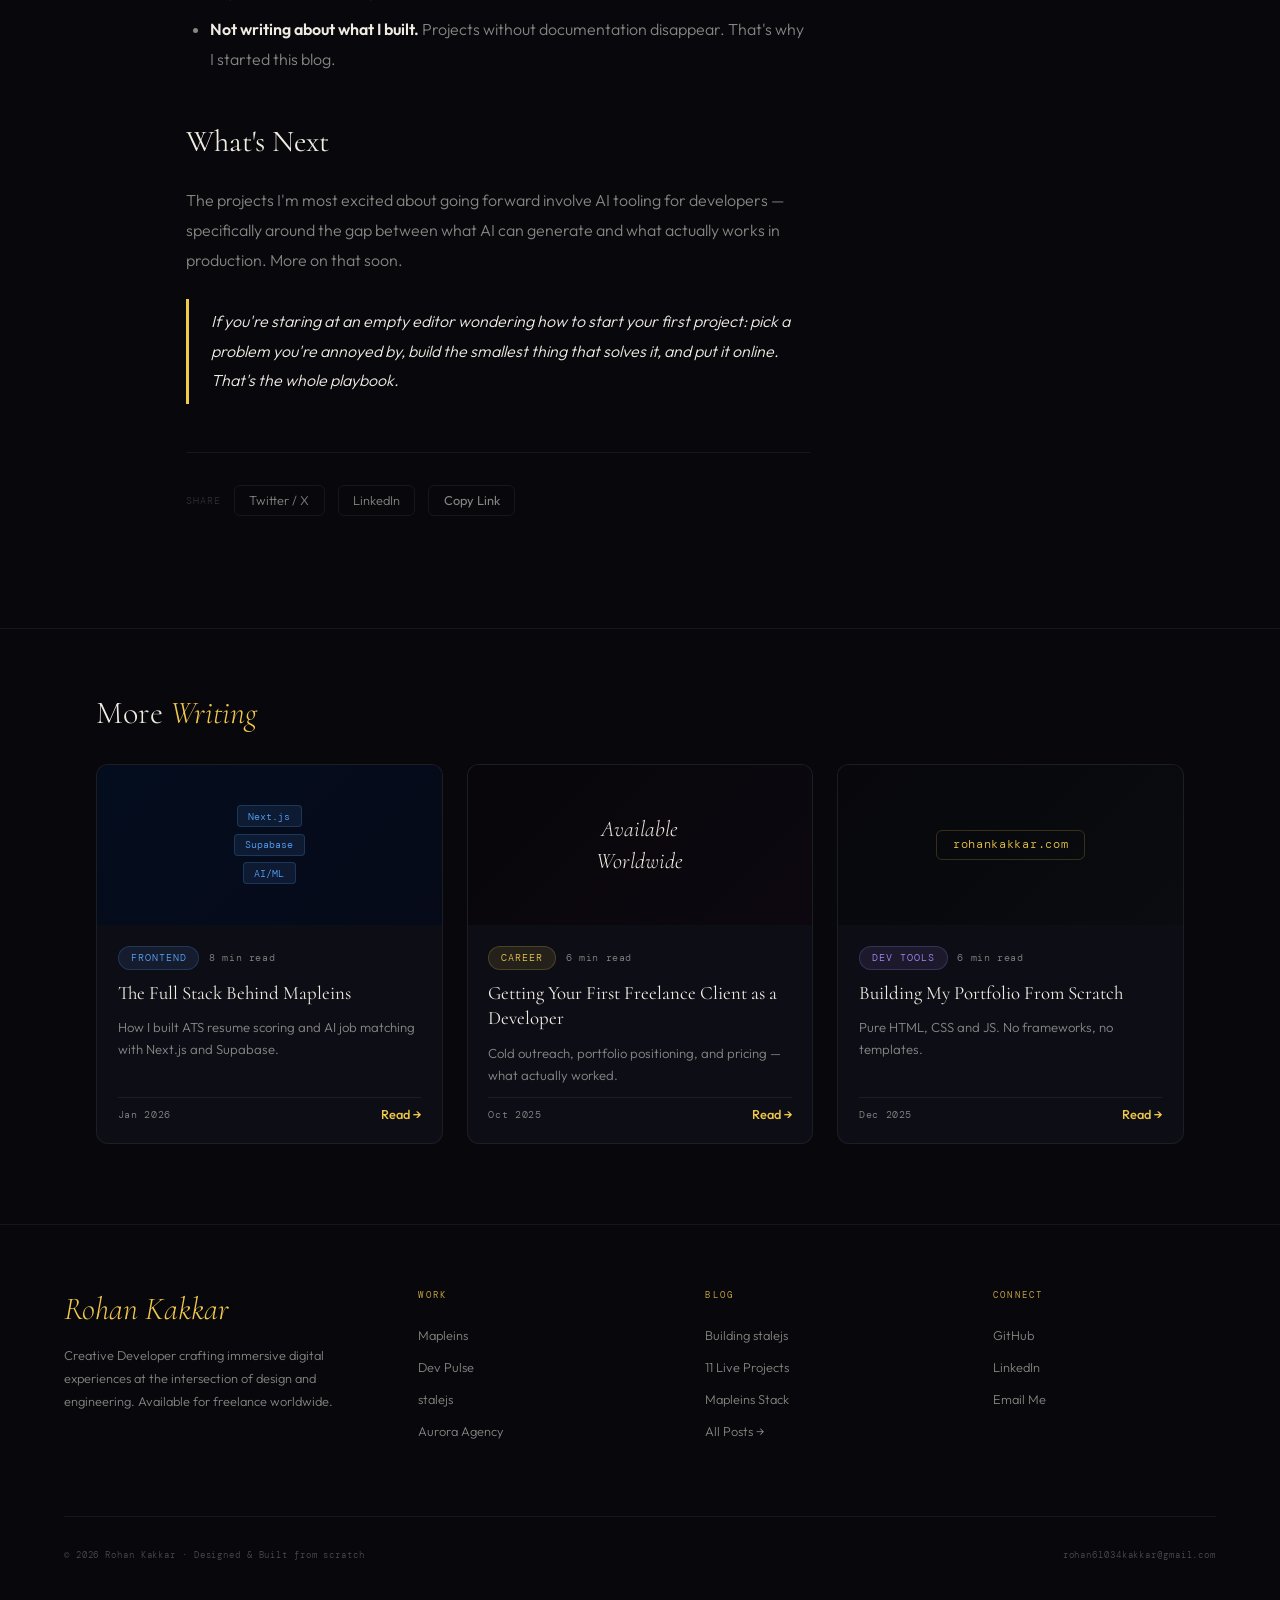
<file: blog/11-projects.html>
<!DOCTYPE html>
<html lang="en">
<head>
<meta charset="UTF-8">
<meta name="viewport" content="width=device-width, initial-scale=1.0">
<title>How I Shipped 11 Live Projects as a Solo Developer — Rohan Kakkar</title>
<meta name="description" content="From Mapleins to stalejs — a breakdown of every project, what I learned building them, and what I'd do differently.">
<meta name="author" content="Rohan Kakkar">
<meta name="robots" content="index, follow">
<link rel="canonical" href="https://rohankakkar.com/blog/11-projects.html">
<meta property="og:type" content="article">
<meta property="og:title" content="How I Shipped 11 Live Projects as a Solo Developer">
<meta property="og:description" content="From Mapleins to stalejs — a breakdown of every project, what I learned, and what I'd do differently.">
<meta property="og:site_name" content="Rohan Kakkar">
<meta property="og:image" content="https://rohankakkar.com/og-blog.png">
<meta property="og:image:width" content="1200">
<meta property="og:image:height" content="630">
<meta name="twitter:card" content="summary_large_image">
<meta name="twitter:title" content="How I Shipped 11 Live Projects as a Solo Developer">
<meta name="twitter:description" content="From Mapleins to stalejs — a breakdown of every project, what I learned, and what I'd do differently.">
<meta name="twitter:image" content="https://rohankakkar.com/og-blog.png">
<script type="application/ld+json">
{
  "@context": "https://schema.org",
  "@type": "BlogPosting",
  "headline": "How I Shipped 11 Live Projects as a Solo Developer",
  "url": "https://rohankakkar.com/blog/11-projects.html",
  "datePublished": "2026-02-01",
  "description": "From Mapleins to stalejs — a breakdown of every project, what I learned, and what I'd do differently.",
  "image": "https://rohankakkar.com/og-blog.png",
  "author": { "@type": "Person", "name": "Rohan Kakkar", "url": "https://rohankakkar.com" },
  "publisher": { "@type": "Person", "name": "Rohan Kakkar", "url": "https://rohankakkar.com" },
  "keywords": ["Career", "Solo Developer", "Projects", "Portfolio", "Full Stack"],
  "dateModified": "2026-02-01",
  "mainEntityOfPage": { "@type": "WebPage", "@id": "https://rohankakkar.com/blog/11-projects.html" },
  "articleSection": "Career"
}
</script>
<script type="application/ld+json">
{
  "@context": "https://schema.org",
  "@type": "BreadcrumbList",
  "itemListElement": [
    { "@type": "ListItem", "position": 1, "name": "Home", "item": "https://rohankakkar.com/" },
    { "@type": "ListItem", "position": 2, "name": "Blog", "item": "https://rohankakkar.com/blog.html" },
    { "@type": "ListItem", "position": 3, "name": "11 Live Projects", "item": "https://rohankakkar.com/blog/11-projects.html" }
  ]
}
</script>
<link href="https://fonts.googleapis.com/css2?family=Cormorant:ital,wght@0,300;0,400;0,600;1,300;1,400&family=Outfit:wght@300;400;500;600&family=DM+Mono:wght@300;400&display=swap" rel="stylesheet">
<link rel="stylesheet" href="../styles.css">
<link rel="stylesheet" href="../blog.css">
</head>
<body>

<div id="cur"></div>
<div id="cur2"></div>
<canvas id="stars"></canvas>

<nav id="nav">
  <a href="../index.html" class="nav-logo">R<em>.</em>Kakkar</a>
  <ul class="nav-links">
    <li><a href="../index.html#about" class="tx-swap"><span class="tx-a">About</span><span class="tx-b">Who I am</span></a></li>
    <li><a href="../index.html#skills" class="tx-swap"><span class="tx-a">Skills</span><span class="tx-b">What I use</span></a></li>
    <li><a href="../index.html#projects" class="tx-swap"><span class="tx-a">Work</span><span class="tx-b">What I built</span></a></li>
    <li><a href="../index.html#experience" class="tx-swap"><span class="tx-a">Journey</span><span class="tx-b">How I grew</span></a></li>
    <li><a href="../blog.html" class="blog-nav-active tx-swap"><span class="tx-a">Blog</span><span class="tx-b">How I think</span></a></li>
    <li><a href="../index.html#contact" class="tx-swap"><span class="tx-a">Contact</span><span class="tx-b">Let's talk</span></a></li>
  </ul>
  <a href="mailto:rohan61034kakkar@gmail.com" class="nav-btn">
    <div class="nav-dot"></div>Available
  </a>
</nav>
<div class="ham" id="ham" onclick="toggleMenu()"><span></span><span></span><span></span></div>
<div class="mob-menu" id="mobMenu">
  <a href="../index.html#about" onclick="toggleMenu()">About</a>
  <a href="../index.html#skills" onclick="toggleMenu()">Skills</a>
  <a href="../index.html#projects" onclick="toggleMenu()">Work</a>
  <a href="../index.html#experience" onclick="toggleMenu()">Journey</a>
  <a href="../blog.html" onclick="toggleMenu()">Blog</a>
  <a href="../index.html#contact" onclick="toggleMenu()">Contact</a>
</div>

<div class="post-wrap">
  <main class="post-main">

    <div class="post-cat-row">
      <span class="bcat bcat-career">Career</span>
      <span class="bmeta-sep">·</span>
      <span class="bread-time">7 min read</span>
      <span class="bmeta-sep">·</span>
      <span class="bdate">February 2026</span>
    </div>

    <h1 class="post-title">How I Shipped 11 Live Projects as a Solo Developer</h1>

    <div class="post-byline">
      <div class="post-avatar">RK</div>
      <div>
        <div class="post-author-name">Rohan Kakkar</div>
        <div class="post-author-sub">Full-Stack Developer · rohankakkar.com</div>
      </div>
    </div>

    <div class="post-body">

      <p>People ask me all the time: how do you ship so many things? The honest answer is that most of these weren't planned as portfolio pieces. They were problems I wanted to solve, ideas I couldn't stop thinking about, or client briefs I decided to own end-to-end. Eleven live projects later, here's what I actually learned.</p>

      <h2 id="the-list">The 11 Projects</h2>

      <p>Quick rundown before we dig in:</p>

      <ul>
        <li><strong><a href="https://www.mapleins.com" target="_blank">Mapleins</a></strong> — Canadian AI job platform with ATS resume scoring and tailored matches</li>
        <li><strong><a href="https://dev-pulse-rose.vercel.app/" target="_blank">Dev Pulse</a></strong> — Real-time GitHub activity dashboard</li>
        <li><strong><a href="https://getdevcard.com" target="_blank">DevCard</a></strong> — Developer identity card generator</li>
        <li><strong><a href="https://github.com/kptaan13/stalejs" target="_blank">stalejs</a></strong> — 1.3kb zero-dep DOM polling library</li>
        <li><strong><a href="https://rohan-portfolio-peach.vercel.app/" target="_blank">Sketchbook</a></strong> — Alternative design portfolio</li>
        <li><strong><a href="https://kptaan13-aurora-agency.netlify.app/" target="_blank">Aurora Agency</a></strong> — Creative agency landing page</li>
        <li><strong><a href="https://kptaan13-pulse-nightlife.netlify.app/" target="_blank">Pulse Nightlife</a></strong> — Events / club night web experience</li>
        <li><strong><a href="https://kptaan13-verdure-restaurant.netlify.app/" target="_blank">Verdure Restaurant</a></strong> — Upscale restaurant site</li>
        <li><strong><a href="https://kptaan13-axiom-saas.netlify.app/" target="_blank">Axiom SaaS</a></strong> — SaaS product landing page</li>
        <li><strong><a href="https://kptaan13-solstice-watches.netlify.app/" target="_blank">Solstice Watches</a></strong> — Luxury watch e-commerce concept</li>
        <li><strong><a href="https://appointly-mu.vercel.app/" target="_blank">Appointly</a></strong> — Appointment scheduling tool</li>
      </ul>

      <h2 id="how-it-started">How It Actually Started</h2>

      <p>The first few were pure exploration. I wanted to get better at React so I built Dev Pulse. I wanted to understand Supabase so I built something with a real database. Each project taught me something the next one could use.</p>

      <p>The mistake most developers make is waiting until they're "ready" to start. You're never ready. You learn by building something slightly above your current level and figuring it out as you go. Every single project here taught me something I didn't know when I started it.</p>

      <h2 id="the-pattern">The Pattern That Works</h2>

      <p>After 11 projects I've noticed I follow the same four-step pattern, whether intentional or not:</p>

      <ol>
        <li><strong>Pick a real problem</strong> — not a tutorial clone. Mapleins came from watching friends struggle with the Canadian job market. stalejs came from writing the same boilerplate five times.</li>
        <li><strong>Define the smallest version that's useful</strong> — not the full vision. What's the one thing it has to do?</li>
        <li><strong>Ship it ugly</strong> — get it live. A live ugly thing beats a perfect local thing every time.</li>
        <li><strong>Iterate with real feedback</strong> — once it's live, you get real data. What do people actually use? What's broken?</li>
      </ol>

      <h2 id="tech-stack">On Tech Stack Choices</h2>

      <p>I don't have a dogmatic stack. I pick based on the project:</p>

      <ul>
        <li><strong>Next.js + Supabase</strong> for anything with auth, a database, or server-side rendering needs (Mapleins, Appointly)</li>
        <li><strong>Pure HTML/CSS/JS</strong> for landing pages and brand sites — faster to ship, easier to deploy, no build step (Aurora, Pulse, Verdure, Solstice, Axiom)</li>
        <li><strong>Vanilla JS libraries</strong> when I'm solving a specific technical problem (stalejs)</li>
      </ul>

      <p>The biggest lesson: don't reach for a framework because it's popular. A Verdure Restaurant page does not need React. A pure HTML file deployed to Netlify in 30 seconds is the right call.</p>

      <h2 id="what-i-learned">What I Actually Learned</h2>

      <p>Some non-obvious things that took multiple projects to sink in:</p>

      <ul>
        <li><strong>Deployment matters as much as code.</strong> A great product that nobody can access is worthless. I learned Vercel, Netlify, and custom domains early and it changed everything.</li>
        <li><strong>Design is a skill, not a talent.</strong> My early projects looked rough. I studied design systems, stole patterns from products I admired, and iterated. Design improves with deliberate practice.</li>
        <li><strong>Performance is a feature.</strong> Users notice slow. I didn't take web vitals seriously until a project loaded slowly on mobile and I watched someone close the tab.</li>
        <li><strong>The README is part of the product.</strong> For open source work especially — if people can't understand what it does in 30 seconds, they won't use it.</li>
      </ul>

      <h2 id="what-id-do-differently">What I'd Do Differently</h2>

      <p>Honest mistakes I made and wouldn't repeat:</p>

      <ul>
        <li><strong>Not setting up analytics from day one.</strong> I have no idea how many people visited early versions of these projects. That's a lot of lost signal.</li>
        <li><strong>Over-engineering the first version.</strong> I spent weeks on Mapleins' infrastructure before anyone had used it. Ship the MVP, then scale.</li>
        <li><strong>Not writing about what I built.</strong> Projects without documentation disappear. That's why I started this blog.</li>
      </ul>

      <h2 id="whats-next">What's Next</h2>

      <p>The projects I'm most excited about going forward involve AI tooling for developers — specifically around the gap between what AI can generate and what actually works in production. More on that soon.</p>

      <blockquote>If you're staring at an empty editor wondering how to start your first project: pick a problem you're annoyed by, build the smallest thing that solves it, and put it online. That's the whole playbook.</blockquote>

    </div>

    <div class="post-share">
      <span class="post-share-lbl">Share</span>
      <a class="share-btn" href="https://twitter.com/intent/tweet?text=How+I+Shipped+11+Live+Projects+as+a+Solo+Developer&url=https://rohankakkar.com/blog/11-projects.html" target="_blank">Twitter / X</a>
      <a class="share-btn" href="https://www.linkedin.com/sharing/share-offsite/?url=https://rohankakkar.com/blog/11-projects.html" target="_blank">LinkedIn</a>
      <button class="share-btn" onclick="navigator.clipboard.writeText(location.href);this.textContent='Copied!';setTimeout(()=>this.textContent='Copy Link',2000)">Copy Link</button>
    </div>

  </main>

  <aside class="post-toc">
    <div class="toc-title">On This Page</div>
    <ul class="toc-list">
      <li><a href="#the-list">The 11 Projects</a></li>
      <li><a href="#how-it-started">How It Started</a></li>
      <li><a href="#the-pattern">The Pattern</a></li>
      <li><a href="#tech-stack">Tech Stack Choices</a></li>
      <li><a href="#what-i-learned">What I Learned</a></li>
      <li><a href="#what-id-do-differently">What I'd Change</a></li>
      <li><a href="#whats-next">What's Next</a></li>
    </ul>
  </aside>
</div>

<section class="post-related">
  <h2 class="post-related-h">More <em>Writing</em></h2>
  <div class="blog-grid" style="padding:0;">
    <article class="blog-card" data-cat="frontend">
      <a href="mapleins-stack.html" class="bc-img-wrap">
        <div class="bc-img bc-img-frontend">
          <span class="bc-tech-tag">Next.js</span>
          <span class="bc-tech-tag">Supabase</span>
          <span class="bc-tech-tag">AI/ML</span>
        </div>
      </a>
      <div class="bc-body">
        <div class="bc-meta"><span class="bcat bcat-frontend">Frontend</span><span class="bread-time">8 min read</span></div>
        <h3 class="bc-title"><a href="mapleins-stack.html">The Full Stack Behind Mapleins</a></h3>
        <p class="bc-excerpt">How I built ATS resume scoring and AI job matching with Next.js and Supabase.</p>
        <div class="bc-footer"><span class="bdate">Jan 2026</span><a href="mapleins-stack.html" class="bc-cta">Read →</a></div>
      </div>
    </article>
    <article class="blog-card" data-cat="career">
      <a href="freelance.html" class="bc-img-wrap">
        <div class="bc-img bc-img-career2">
          <span class="bc-avail">Available<br>Worldwide</span>
        </div>
      </a>
      <div class="bc-body">
        <div class="bc-meta"><span class="bcat bcat-career">Career</span><span class="bread-time">6 min read</span></div>
        <h3 class="bc-title"><a href="freelance.html">Getting Your First Freelance Client as a Developer</a></h3>
        <p class="bc-excerpt">Cold outreach, portfolio positioning, and pricing — what actually worked.</p>
        <div class="bc-footer"><span class="bdate">Oct 2025</span><a href="freelance.html" class="bc-cta">Read →</a></div>
      </div>
    </article>
    <article class="blog-card" data-cat="dev-tools">
      <a href="portfolio-build.html" class="bc-img-wrap">
        <div class="bc-img bc-img-tools">
          <span class="bc-domain">rohankakkar.com</span>
        </div>
      </a>
      <div class="bc-body">
        <div class="bc-meta"><span class="bcat bcat-tools">Dev Tools</span><span class="bread-time">6 min read</span></div>
        <h3 class="bc-title"><a href="portfolio-build.html">Building My Portfolio From Scratch</a></h3>
        <p class="bc-excerpt">Pure HTML, CSS and JS. No frameworks, no templates.</p>
        <div class="bc-footer"><span class="bdate">Dec 2025</span><a href="portfolio-build.html" class="bc-cta">Read →</a></div>
      </div>
    </article>
  </div>
</section>

<footer>
  <div class="ft-grid">
    <div>
      <span class="ft-brand">Rohan Kakkar</span>
      <p class="ft-bio">Creative Developer crafting immersive digital experiences at the intersection of design and engineering. Available for freelance worldwide.</p>
    </div>
    <div class="ft-col"><h4>Work</h4><ul>
      <li><a href="https://www.mapleins.com" target="_blank">Mapleins</a></li>
      <li><a href="https://dev-pulse-rose.vercel.app/" target="_blank">Dev Pulse</a></li>
      <li><a href="https://github.com/kptaan13/stalejs" target="_blank">stalejs</a></li>
      <li><a href="https://kptaan13-aurora-agency.netlify.app/" target="_blank">Aurora Agency</a></li>
    </ul></div>
    <div class="ft-col"><h4>Blog</h4><ul>
      <li><a href="stalejs.html">Building stalejs</a></li>
      <li><a href="11-projects.html">11 Live Projects</a></li>
      <li><a href="mapleins-stack.html">Mapleins Stack</a></li>
      <li><a href="../blog.html">All Posts →</a></li>
    </ul></div>
    <div class="ft-col"><h4>Connect</h4><ul>
      <li><a href="https://github.com/kptaan13" target="_blank">GitHub</a></li>
      <li><a href="https://www.linkedin.com/in/thekrohankakkar/" target="_blank">LinkedIn</a></li>
      <li><a href="mailto:rohan61034kakkar@gmail.com">Email Me</a></li>
    </ul></div>
  </div>
  <div class="ft-bottom">
    <span class="ft-copy">© 2026 Rohan Kakkar · Designed &amp; Built from scratch</span>
    <span class="ft-copy">rohan61034kakkar@gmail.com</span>
  </div>
</footer>

<script src="../script.js" defer></script>
<script>
function toggleMenu(){
  document.getElementById('ham').classList.toggle('open');
  document.getElementById('mobMenu').classList.toggle('open');
}
window.addEventListener('scroll', () => {
  document.getElementById('nav').classList.toggle('scrolled', window.scrollY > 40);
  document.querySelectorAll('.post-body h2,.post-body h3').forEach(h => {
    const a = document.querySelector('.toc-list a[href="#' + h.id + '"]');
    if (!a) return;
    const rect = h.getBoundingClientRect();
    a.classList.toggle('toc-active', rect.top < 120 && rect.top > -200);
  });
});
</script>
</body>
</html>
</file>
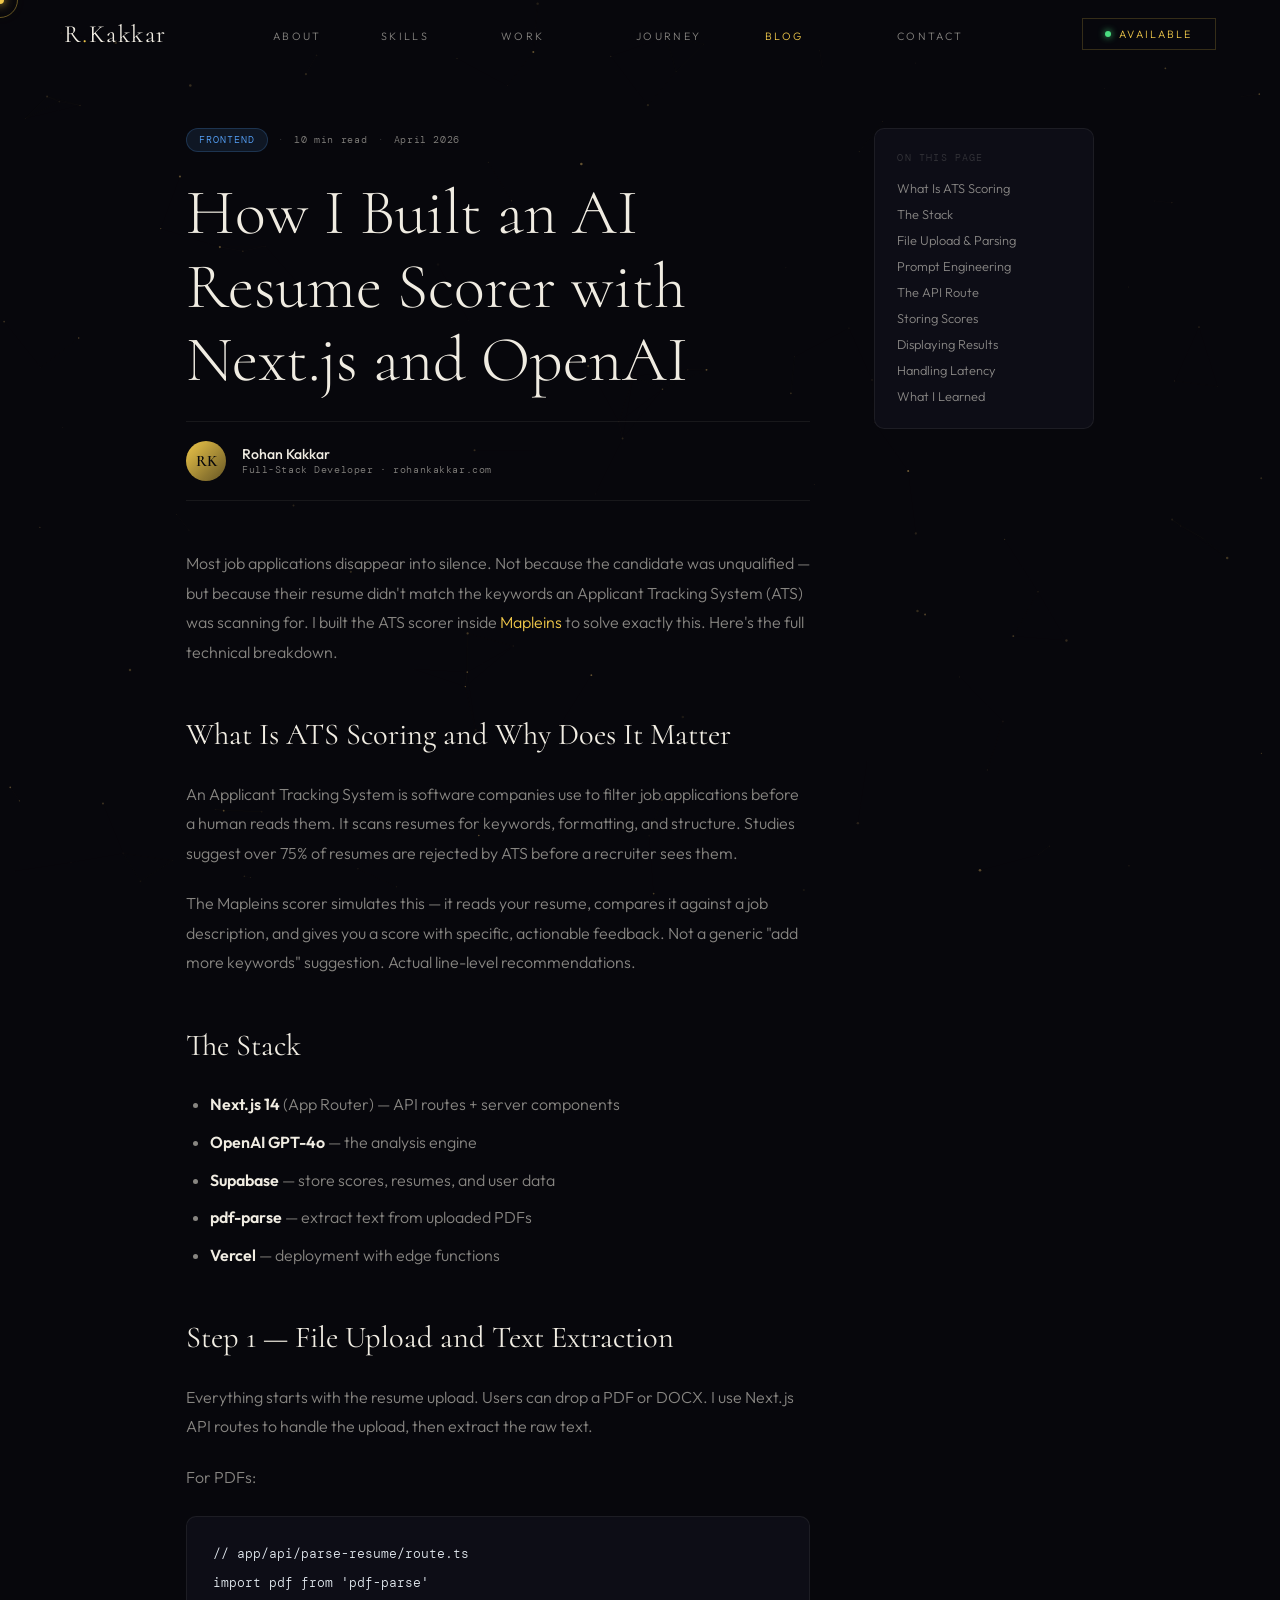
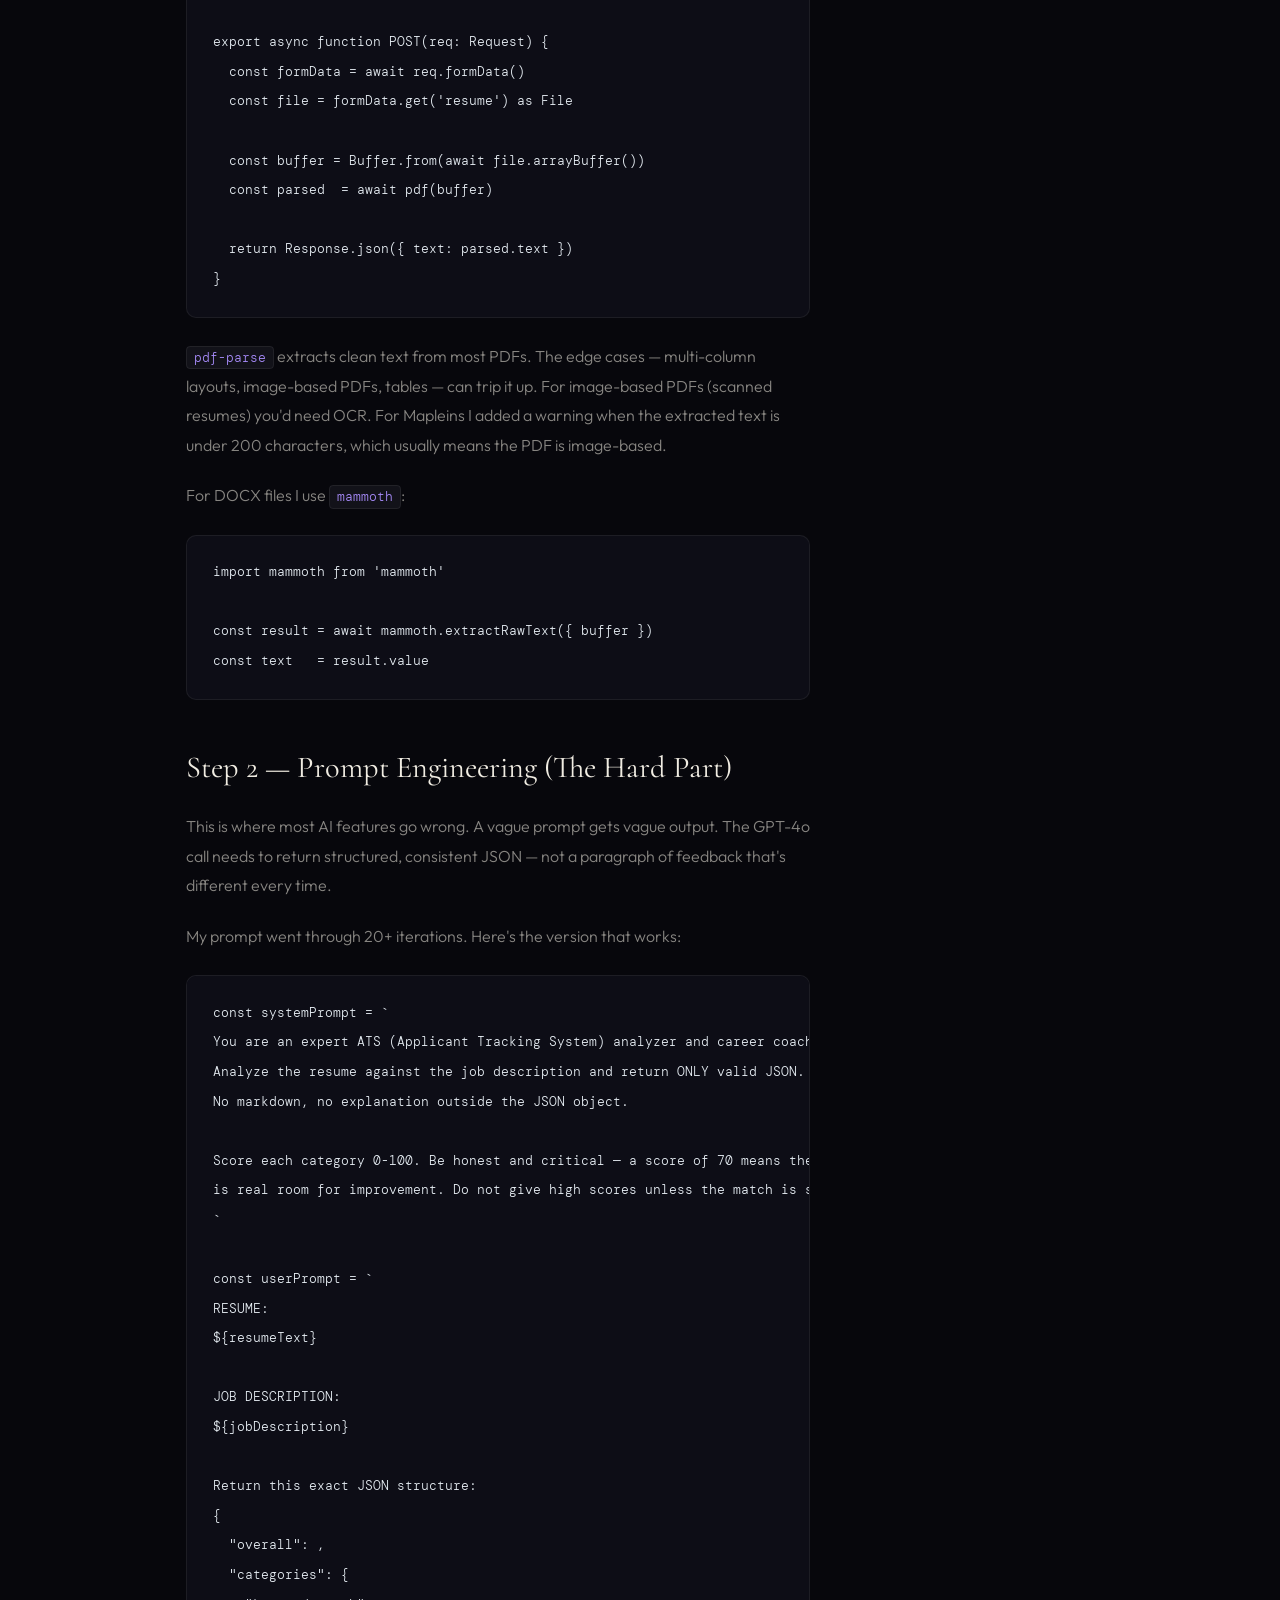
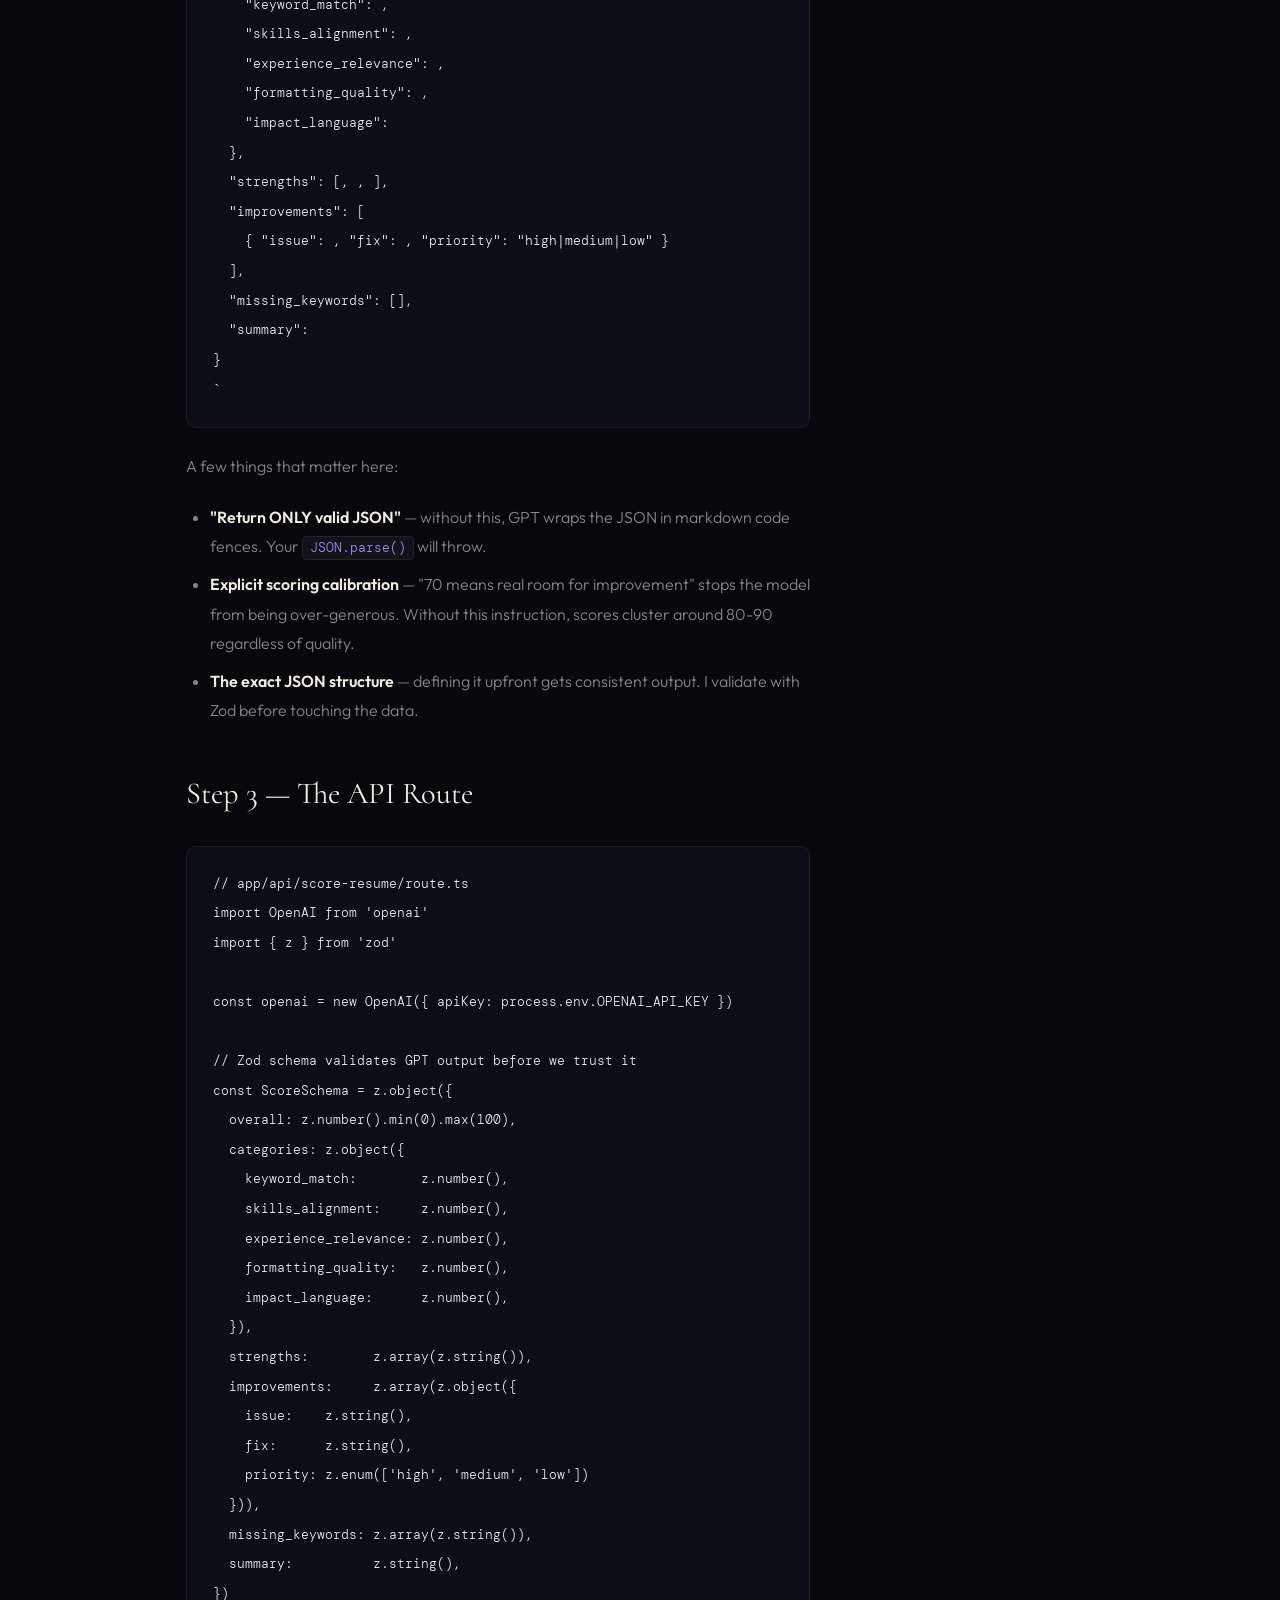
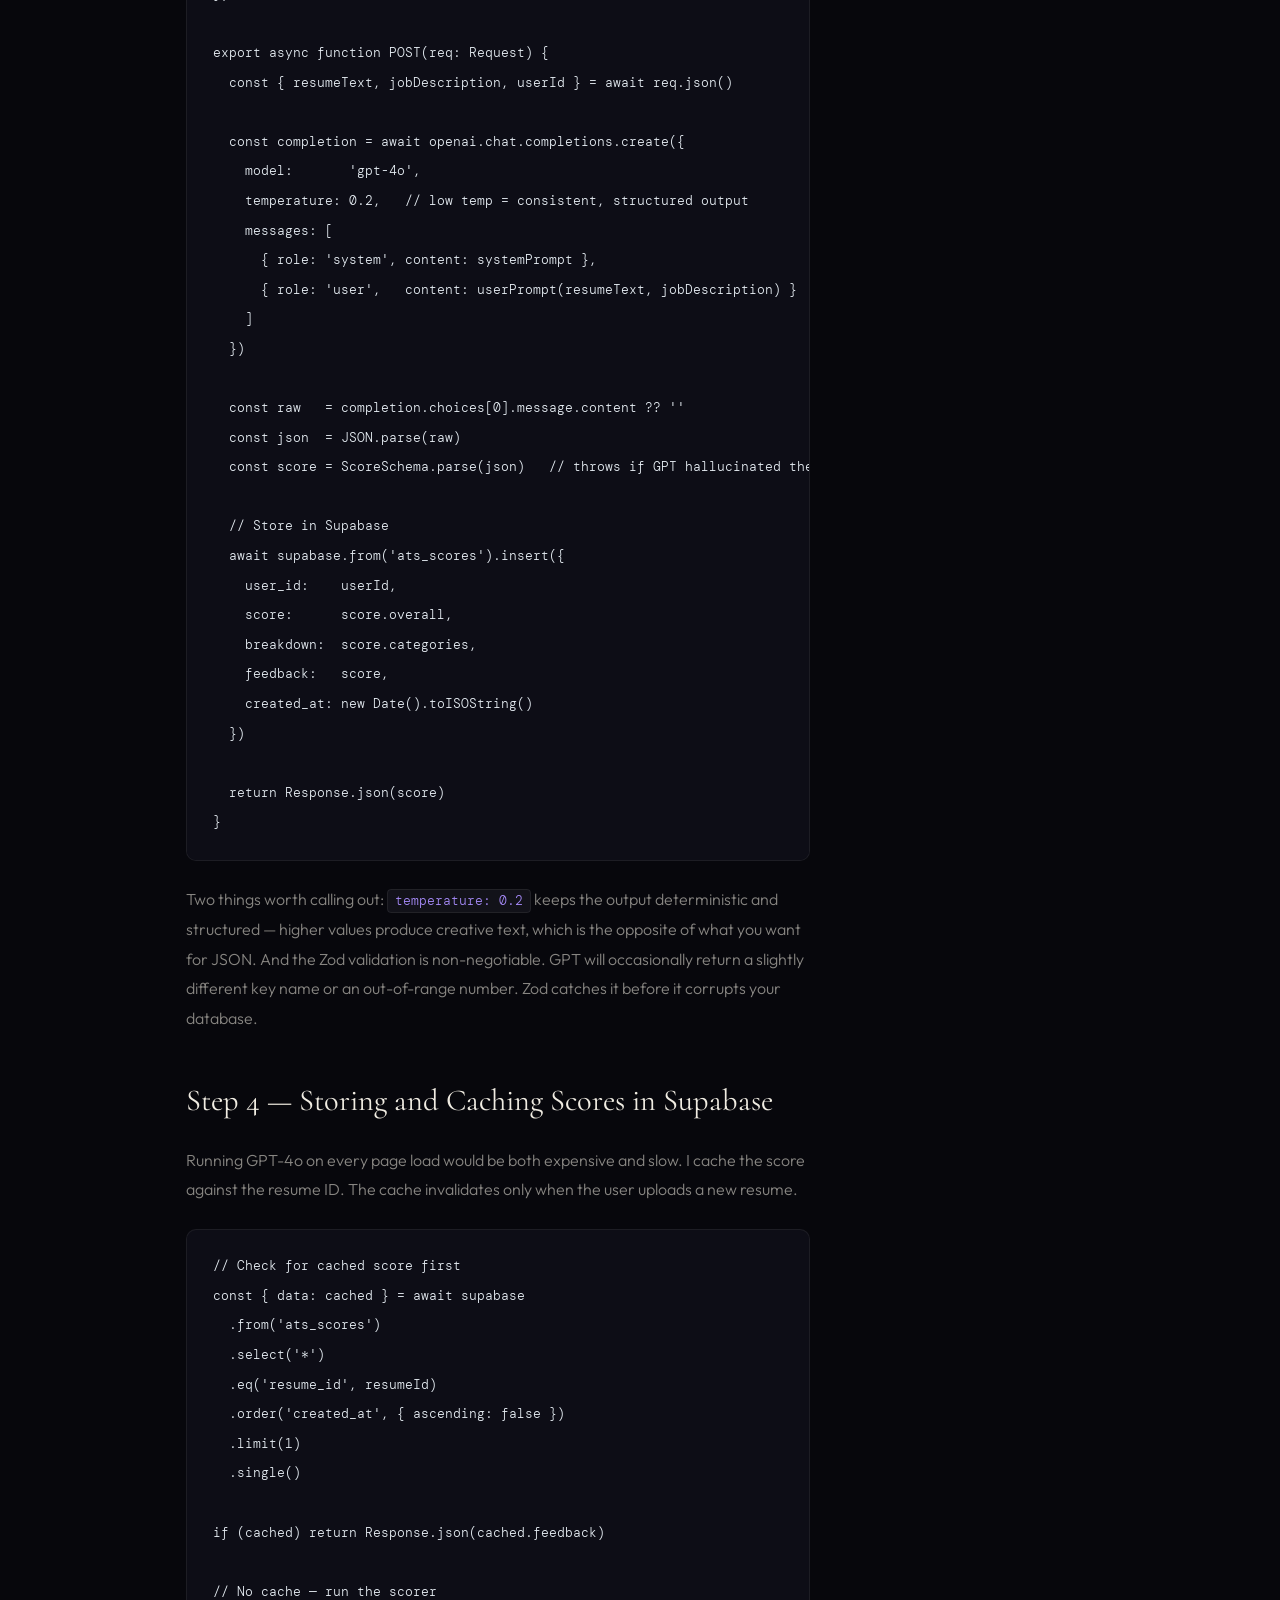
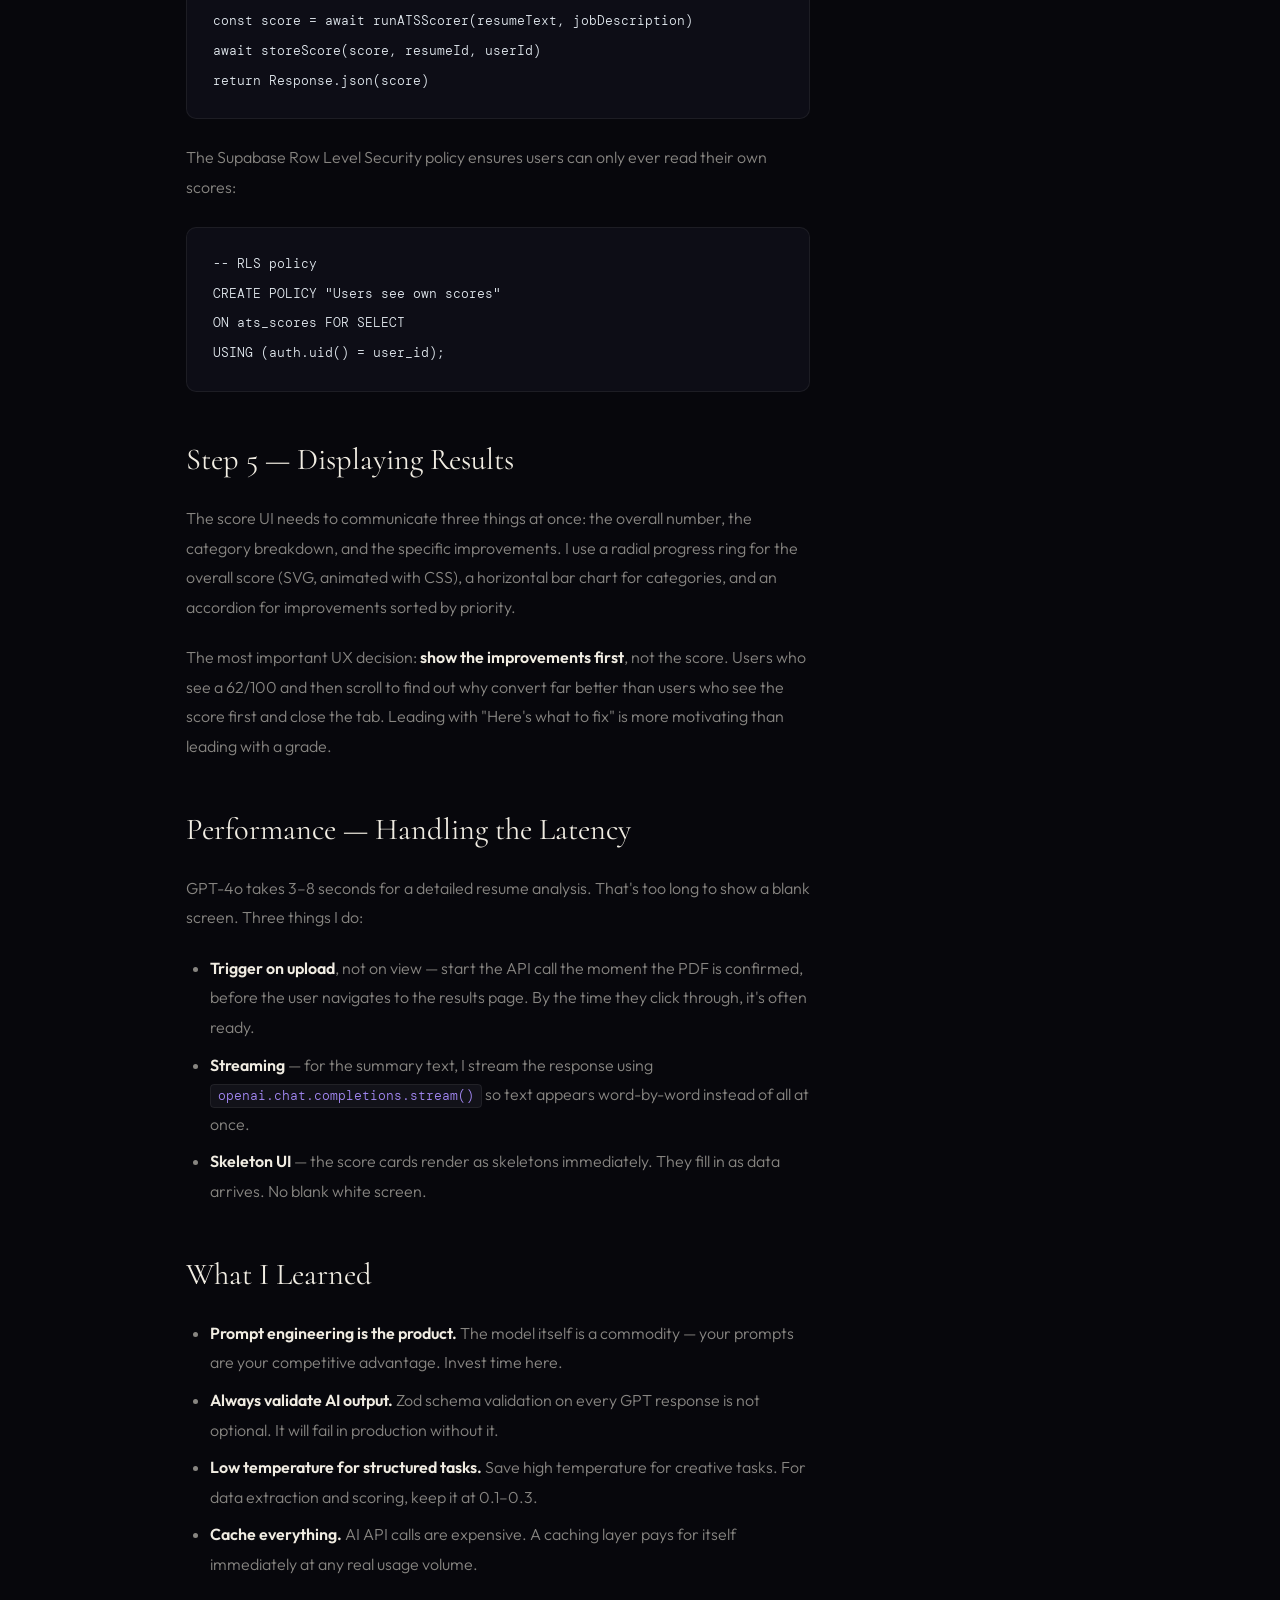
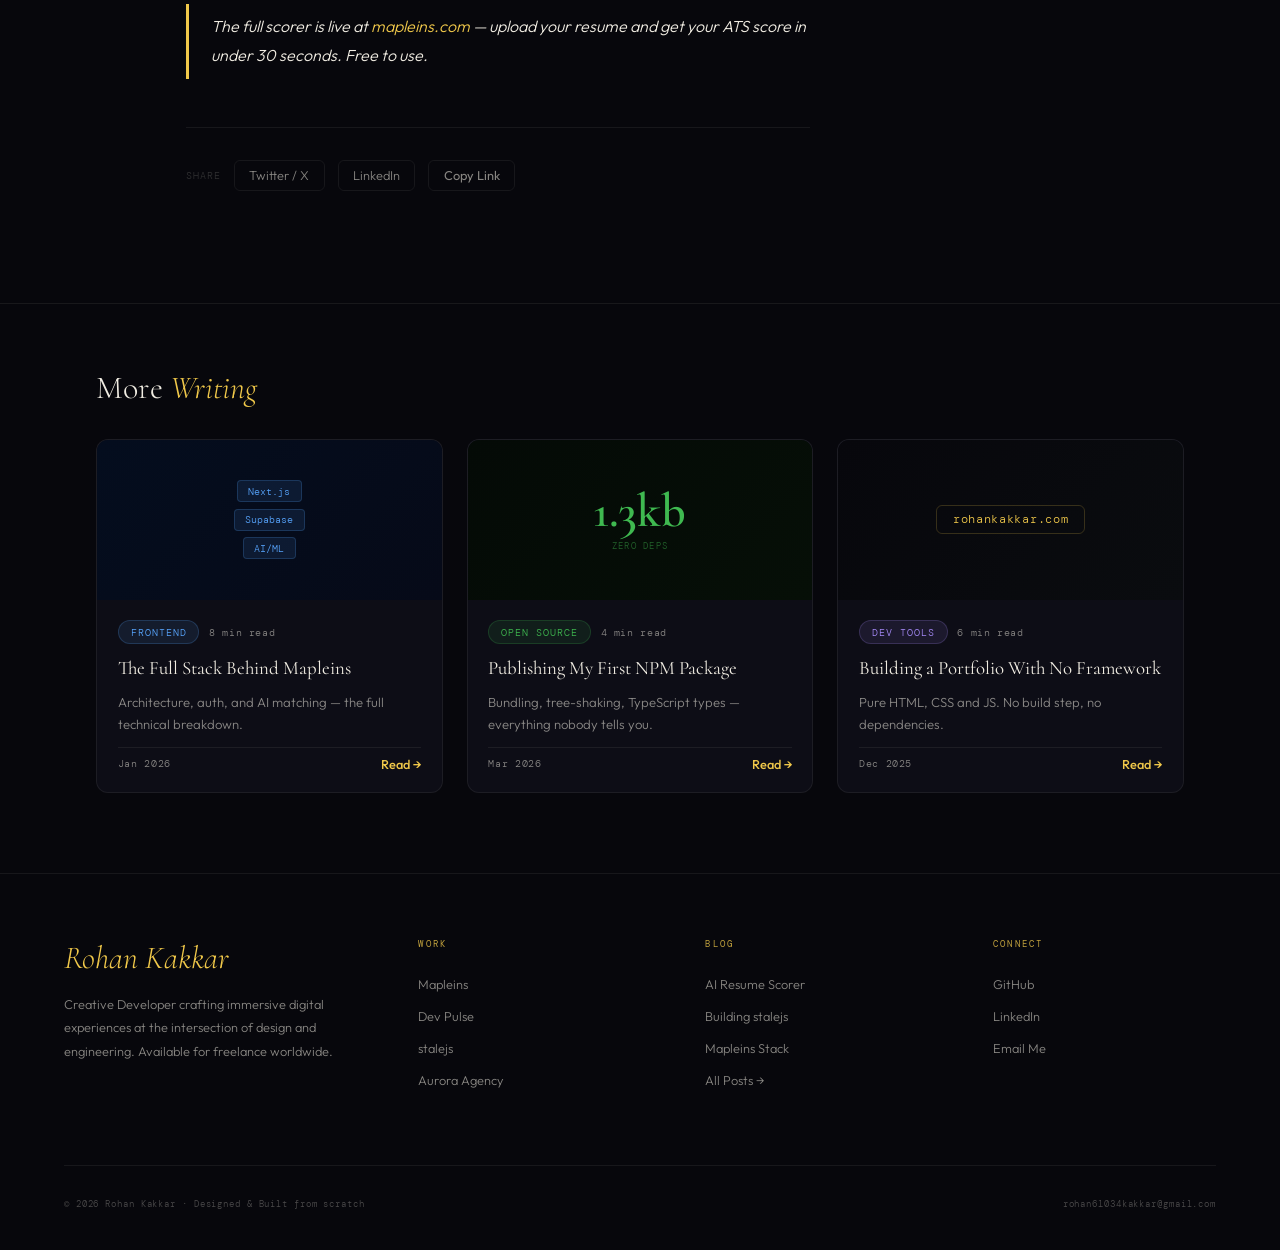
<file: blog/ai-resume-scorer.html>
<!DOCTYPE html>
<html lang="en">
<head>
<meta charset="UTF-8">
<meta name="viewport" content="width=device-width, initial-scale=1.0">
<title>How I Built an AI Resume Scorer with Next.js and OpenAI — Rohan Kakkar</title>
<meta name="description" content="Step-by-step: how I built an ATS resume scorer using Next.js App Router, OpenAI GPT-4, and Supabase. Covers PDF parsing, prompt engineering, scoring logic, and storing results.">
<meta name="author" content="Rohan Kakkar">
<meta name="robots" content="index, follow">
<meta name="keywords" content="AI resume scorer, Next.js OpenAI tutorial, ATS resume tool, build ATS scorer, OpenAI API Next.js, resume parser JavaScript, GPT-4 resume analysis, Supabase Next.js">
<link rel="canonical" href="https://rohankakkar.com/blog/ai-resume-scorer.html">
<meta property="og:type" content="article">
<meta property="og:title" content="How I Built an AI Resume Scorer with Next.js and OpenAI">
<meta property="og:description" content="Step-by-step: PDF parsing, GPT-4 prompt engineering, ATS scoring logic, and storing results in Supabase. Full technical breakdown.">
<meta property="og:site_name" content="Rohan Kakkar">
<meta property="og:image" content="https://rohankakkar.com/og-blog.png">
<meta property="og:image:width" content="1200">
<meta property="og:image:height" content="630">
<meta name="twitter:card" content="summary_large_image">
<meta name="twitter:title" content="How I Built an AI Resume Scorer with Next.js and OpenAI">
<meta name="twitter:description" content="PDF parsing, GPT-4 prompt engineering, ATS scoring logic, and Supabase. Full technical breakdown.">
<meta name="twitter:image" content="https://rohankakkar.com/og-blog.png">
<script type="application/ld+json">
{
  "@context": "https://schema.org",
  "@type": "BlogPosting",
  "headline": "How I Built an AI Resume Scorer with Next.js and OpenAI",
  "url": "https://rohankakkar.com/blog/ai-resume-scorer.html",
  "datePublished": "2026-04-01",
  "dateModified": "2026-04-01",
  "description": "Step-by-step: how I built an ATS resume scorer using Next.js App Router, OpenAI GPT-4, and Supabase.",
  "image": "https://rohankakkar.com/og-blog.png",
  "author": { "@type": "Person", "name": "Rohan Kakkar", "url": "https://rohankakkar.com" },
  "publisher": { "@type": "Person", "name": "Rohan Kakkar", "url": "https://rohankakkar.com" },
  "keywords": ["Next.js", "OpenAI", "AI", "Resume", "ATS", "GPT-4", "Supabase", "Tutorial"],
  "articleSection": "Frontend",
  "mainEntityOfPage": { "@type": "WebPage", "@id": "https://rohankakkar.com/blog/ai-resume-scorer.html" }
}
</script>
<script type="application/ld+json">
{
  "@context": "https://schema.org",
  "@type": "BreadcrumbList",
  "itemListElement": [
    { "@type": "ListItem", "position": 1, "name": "Home", "item": "https://rohankakkar.com/" },
    { "@type": "ListItem", "position": 2, "name": "Blog", "item": "https://rohankakkar.com/blog.html" },
    { "@type": "ListItem", "position": 3, "name": "How I Built an AI Resume Scorer", "item": "https://rohankakkar.com/blog/ai-resume-scorer.html" }
  ]
}
</script>
<link href="https://fonts.googleapis.com/css2?family=Cormorant:ital,wght@0,300;0,400;0,600;1,300;1,400&family=Outfit:wght@300;400;500;600&family=DM+Mono:wght@300;400&display=swap" rel="stylesheet">
<link rel="stylesheet" href="../styles.css">
<link rel="stylesheet" href="../blog.css">
</head>
<body>

<div id="cur"></div>
<div id="cur2"></div>
<canvas id="stars"></canvas>

<nav id="nav">
  <a href="../index.html" class="nav-logo">R<em>.</em>Kakkar</a>
  <ul class="nav-links">
    <li><a href="../index.html#about" class="tx-swap"><span class="tx-a">About</span><span class="tx-b">Who I am</span></a></li>
    <li><a href="../index.html#skills" class="tx-swap"><span class="tx-a">Skills</span><span class="tx-b">What I use</span></a></li>
    <li><a href="../index.html#projects" class="tx-swap"><span class="tx-a">Work</span><span class="tx-b">What I built</span></a></li>
    <li><a href="../index.html#experience" class="tx-swap"><span class="tx-a">Journey</span><span class="tx-b">How I grew</span></a></li>
    <li><a href="../blog.html" class="blog-nav-active tx-swap"><span class="tx-a">Blog</span><span class="tx-b">How I think</span></a></li>
    <li><a href="../index.html#contact" class="tx-swap"><span class="tx-a">Contact</span><span class="tx-b">Let's talk</span></a></li>
  </ul>
  <a href="mailto:rohan61034kakkar@gmail.com" class="nav-btn">
    <div class="nav-dot"></div>Available
  </a>
</nav>
<div class="ham" id="ham" onclick="toggleMenu()"><span></span><span></span><span></span></div>
<div class="mob-menu" id="mobMenu">
  <a href="../index.html#about" onclick="toggleMenu()">About</a>
  <a href="../index.html#skills" onclick="toggleMenu()">Skills</a>
  <a href="../index.html#projects" onclick="toggleMenu()">Work</a>
  <a href="../index.html#experience" onclick="toggleMenu()">Journey</a>
  <a href="../blog.html" onclick="toggleMenu()">Blog</a>
  <a href="../index.html#contact" onclick="toggleMenu()">Contact</a>
</div>

<div class="post-wrap">
  <main class="post-main">

    <div class="post-cat-row">
      <span class="bcat bcat-frontend">Frontend</span>
      <span class="bmeta-sep">·</span>
      <span class="bread-time">10 min read</span>
      <span class="bmeta-sep">·</span>
      <span class="bdate">April 2026</span>
    </div>

    <h1 class="post-title">How I Built an AI Resume Scorer with Next.js and OpenAI</h1>

    <div class="post-byline">
      <div class="post-avatar">RK</div>
      <div>
        <div class="post-author-name">Rohan Kakkar</div>
        <div class="post-author-sub">Full-Stack Developer · rohankakkar.com</div>
      </div>
    </div>

    <div class="post-body">

      <p>Most job applications disappear into silence. Not because the candidate was unqualified — but because their resume didn't match the keywords an Applicant Tracking System (ATS) was scanning for. I built the ATS scorer inside <a href="https://www.mapleins.com" target="_blank">Mapleins</a> to solve exactly this. Here's the full technical breakdown.</p>

      <h2 id="what-is-ats">What Is ATS Scoring and Why Does It Matter</h2>

      <p>An Applicant Tracking System is software companies use to filter job applications before a human reads them. It scans resumes for keywords, formatting, and structure. Studies suggest over 75% of resumes are rejected by ATS before a recruiter sees them.</p>

      <p>The Mapleins scorer simulates this — it reads your resume, compares it against a job description, and gives you a score with specific, actionable feedback. Not a generic "add more keywords" suggestion. Actual line-level recommendations.</p>

      <h2 id="the-stack">The Stack</h2>

      <ul>
        <li><strong>Next.js 14</strong> (App Router) — API routes + server components</li>
        <li><strong>OpenAI GPT-4o</strong> — the analysis engine</li>
        <li><strong>Supabase</strong> — store scores, resumes, and user data</li>
        <li><strong>pdf-parse</strong> — extract text from uploaded PDFs</li>
        <li><strong>Vercel</strong> — deployment with edge functions</li>
      </ul>

      <h2 id="step-1-file-upload">Step 1 — File Upload and Text Extraction</h2>

      <p>Everything starts with the resume upload. Users can drop a PDF or DOCX. I use Next.js API routes to handle the upload, then extract the raw text.</p>

      <p>For PDFs:</p>

      <pre><code>// app/api/parse-resume/route.ts
import pdf from 'pdf-parse'

export async function POST(req: Request) {
  const formData = await req.formData()
  const file = formData.get('resume') as File

  const buffer = Buffer.from(await file.arrayBuffer())
  const parsed  = await pdf(buffer)

  return Response.json({ text: parsed.text })
}</code></pre>

      <p><code>pdf-parse</code> extracts clean text from most PDFs. The edge cases — multi-column layouts, image-based PDFs, tables — can trip it up. For image-based PDFs (scanned resumes) you'd need OCR. For Mapleins I added a warning when the extracted text is under 200 characters, which usually means the PDF is image-based.</p>

      <p>For DOCX files I use <code>mammoth</code>:</p>

      <pre><code>import mammoth from 'mammoth'

const result = await mammoth.extractRawText({ buffer })
const text   = result.value</code></pre>

      <h2 id="step-2-prompt-engineering">Step 2 — Prompt Engineering (The Hard Part)</h2>

      <p>This is where most AI features go wrong. A vague prompt gets vague output. The GPT-4o call needs to return structured, consistent JSON — not a paragraph of feedback that's different every time.</p>

      <p>My prompt went through 20+ iterations. Here's the version that works:</p>

      <pre><code>const systemPrompt = `
You are an expert ATS (Applicant Tracking System) analyzer and career coach.
Analyze the resume against the job description and return ONLY valid JSON.
No markdown, no explanation outside the JSON object.

Score each category 0-100. Be honest and critical — a score of 70 means there
is real room for improvement. Do not give high scores unless the match is strong.
`

const userPrompt = `
RESUME:
${resumeText}

JOB DESCRIPTION:
${jobDescription}

Return this exact JSON structure:
{
  "overall": <number 0-100>,
  "categories": {
    "keyword_match": <number>,
    "skills_alignment": <number>,
    "experience_relevance": <number>,
    "formatting_quality": <number>,
    "impact_language": <number>
  },
  "strengths": [<string>, <string>, <string>],
  "improvements": [
    { "issue": <string>, "fix": <string>, "priority": "high|medium|low" }
  ],
  "missing_keywords": [<string>],
  "summary": <string 1-2 sentences>
}
`</code></pre>

      <p>A few things that matter here:</p>

      <ul>
        <li><strong>"Return ONLY valid JSON"</strong> — without this, GPT wraps the JSON in markdown code fences. Your <code>JSON.parse()</code> will throw.</li>
        <li><strong>Explicit scoring calibration</strong> — "70 means real room for improvement" stops the model from being over-generous. Without this instruction, scores cluster around 80-90 regardless of quality.</li>
        <li><strong>The exact JSON structure</strong> — defining it upfront gets consistent output. I validate with Zod before touching the data.</li>
      </ul>

      <h2 id="step-3-the-api-route">Step 3 — The API Route</h2>

      <pre><code>// app/api/score-resume/route.ts
import OpenAI from 'openai'
import { z } from 'zod'

const openai = new OpenAI({ apiKey: process.env.OPENAI_API_KEY })

// Zod schema validates GPT output before we trust it
const ScoreSchema = z.object({
  overall: z.number().min(0).max(100),
  categories: z.object({
    keyword_match:        z.number(),
    skills_alignment:     z.number(),
    experience_relevance: z.number(),
    formatting_quality:   z.number(),
    impact_language:      z.number(),
  }),
  strengths:        z.array(z.string()),
  improvements:     z.array(z.object({
    issue:    z.string(),
    fix:      z.string(),
    priority: z.enum(['high', 'medium', 'low'])
  })),
  missing_keywords: z.array(z.string()),
  summary:          z.string(),
})

export async function POST(req: Request) {
  const { resumeText, jobDescription, userId } = await req.json()

  const completion = await openai.chat.completions.create({
    model:       'gpt-4o',
    temperature: 0.2,   // low temp = consistent, structured output
    messages: [
      { role: 'system', content: systemPrompt },
      { role: 'user',   content: userPrompt(resumeText, jobDescription) }
    ]
  })

  const raw   = completion.choices[0].message.content ?? ''
  const json  = JSON.parse(raw)
  const score = ScoreSchema.parse(json)   // throws if GPT hallucinated the shape

  // Store in Supabase
  await supabase.from('ats_scores').insert({
    user_id:    userId,
    score:      score.overall,
    breakdown:  score.categories,
    feedback:   score,
    created_at: new Date().toISOString()
  })

  return Response.json(score)
}</code></pre>

      <p>Two things worth calling out: <code>temperature: 0.2</code> keeps the output deterministic and structured — higher values produce creative text, which is the opposite of what you want for JSON. And the Zod validation is non-negotiable. GPT will occasionally return a slightly different key name or an out-of-range number. Zod catches it before it corrupts your database.</p>

      <h2 id="step-4-storing-scores">Step 4 — Storing and Caching Scores in Supabase</h2>

      <p>Running GPT-4o on every page load would be both expensive and slow. I cache the score against the resume ID. The cache invalidates only when the user uploads a new resume.</p>

      <pre><code>// Check for cached score first
const { data: cached } = await supabase
  .from('ats_scores')
  .select('*')
  .eq('resume_id', resumeId)
  .order('created_at', { ascending: false })
  .limit(1)
  .single()

if (cached) return Response.json(cached.feedback)

// No cache — run the scorer
const score = await runATSScorer(resumeText, jobDescription)
await storeScore(score, resumeId, userId)
return Response.json(score)</code></pre>

      <p>The Supabase Row Level Security policy ensures users can only ever read their own scores:</p>

      <pre><code>-- RLS policy
CREATE POLICY "Users see own scores"
ON ats_scores FOR SELECT
USING (auth.uid() = user_id);</code></pre>

      <h2 id="step-5-the-ui">Step 5 — Displaying Results</h2>

      <p>The score UI needs to communicate three things at once: the overall number, the category breakdown, and the specific improvements. I use a radial progress ring for the overall score (SVG, animated with CSS), a horizontal bar chart for categories, and an accordion for improvements sorted by priority.</p>

      <p>The most important UX decision: <strong>show the improvements first</strong>, not the score. Users who see a 62/100 and then scroll to find out why convert far better than users who see the score first and close the tab. Leading with "Here's what to fix" is more motivating than leading with a grade.</p>

      <h2 id="performance">Performance — Handling the Latency</h2>

      <p>GPT-4o takes 3–8 seconds for a detailed resume analysis. That's too long to show a blank screen. Three things I do:</p>

      <ul>
        <li><strong>Trigger on upload</strong>, not on view — start the API call the moment the PDF is confirmed, before the user navigates to the results page. By the time they click through, it's often ready.</li>
        <li><strong>Streaming</strong> — for the summary text, I stream the response using <code>openai.chat.completions.stream()</code> so text appears word-by-word instead of all at once.</li>
        <li><strong>Skeleton UI</strong> — the score cards render as skeletons immediately. They fill in as data arrives. No blank white screen.</li>
      </ul>

      <h2 id="what-i-learned">What I Learned</h2>

      <ul>
        <li><strong>Prompt engineering is the product.</strong> The model itself is a commodity — your prompts are your competitive advantage. Invest time here.</li>
        <li><strong>Always validate AI output.</strong> Zod schema validation on every GPT response is not optional. It will fail in production without it.</li>
        <li><strong>Low temperature for structured tasks.</strong> Save high temperature for creative tasks. For data extraction and scoring, keep it at 0.1–0.3.</li>
        <li><strong>Cache everything.</strong> AI API calls are expensive. A caching layer pays for itself immediately at any real usage volume.</li>
      </ul>

      <blockquote>The full scorer is live at <a href="https://www.mapleins.com" target="_blank">mapleins.com</a> — upload your resume and get your ATS score in under 30 seconds. Free to use.</blockquote>

    </div>

    <div class="post-share">
      <span class="post-share-lbl">Share</span>
      <a class="share-btn" href="https://twitter.com/intent/tweet?text=How+I+Built+an+AI+Resume+Scorer+with+Next.js+and+OpenAI&url=https://rohankakkar.com/blog/ai-resume-scorer.html" target="_blank">Twitter / X</a>
      <a class="share-btn" href="https://www.linkedin.com/sharing/share-offsite/?url=https://rohankakkar.com/blog/ai-resume-scorer.html" target="_blank">LinkedIn</a>
      <button class="share-btn" onclick="navigator.clipboard.writeText(location.href);this.textContent='Copied!';setTimeout(()=>this.textContent='Copy Link',2000)">Copy Link</button>
    </div>

  </main>

  <aside class="post-toc">
    <div class="toc-title">On This Page</div>
    <ul class="toc-list">
      <li><a href="#what-is-ats">What Is ATS Scoring</a></li>
      <li><a href="#the-stack">The Stack</a></li>
      <li><a href="#step-1-file-upload">File Upload & Parsing</a></li>
      <li><a href="#step-2-prompt-engineering">Prompt Engineering</a></li>
      <li><a href="#step-3-the-api-route">The API Route</a></li>
      <li><a href="#step-4-storing-scores">Storing Scores</a></li>
      <li><a href="#step-5-the-ui">Displaying Results</a></li>
      <li><a href="#performance">Handling Latency</a></li>
      <li><a href="#what-i-learned">What I Learned</a></li>
    </ul>
  </aside>
</div>

<section class="post-related">
  <h2 class="post-related-h">More <em>Writing</em></h2>
  <div class="blog-grid" style="padding:0;">
    <article class="blog-card" data-cat="frontend">
      <a href="mapleins-stack.html" class="bc-img-wrap">
        <div class="bc-img bc-img-frontend">
          <span class="bc-tech-tag">Next.js</span>
          <span class="bc-tech-tag">Supabase</span>
          <span class="bc-tech-tag">AI/ML</span>
        </div>
      </a>
      <div class="bc-body">
        <div class="bc-meta"><span class="bcat bcat-frontend">Frontend</span><span class="bread-time">8 min read</span></div>
        <h3 class="bc-title"><a href="mapleins-stack.html">The Full Stack Behind Mapleins</a></h3>
        <p class="bc-excerpt">Architecture, auth, and AI matching — the full technical breakdown.</p>
        <div class="bc-footer"><span class="bdate">Jan 2026</span><a href="mapleins-stack.html" class="bc-cta">Read →</a></div>
      </div>
    </article>
    <article class="blog-card" data-cat="open-source">
      <a href="npm-package.html" class="bc-img-wrap">
        <div class="bc-img bc-img-oss">
          <span class="bc-oss-size">1.3kb</span>
          <span class="bc-oss-label">zero deps</span>
        </div>
      </a>
      <div class="bc-body">
        <div class="bc-meta"><span class="bcat bcat-oss">Open Source</span><span class="bread-time">4 min read</span></div>
        <h3 class="bc-title"><a href="npm-package.html">Publishing My First NPM Package</a></h3>
        <p class="bc-excerpt">Bundling, tree-shaking, TypeScript types — everything nobody tells you.</p>
        <div class="bc-footer"><span class="bdate">Mar 2026</span><a href="npm-package.html" class="bc-cta">Read →</a></div>
      </div>
    </article>
    <article class="blog-card" data-cat="dev-tools">
      <a href="portfolio-build.html" class="bc-img-wrap">
        <div class="bc-img bc-img-tools">
          <span class="bc-domain">rohankakkar.com</span>
        </div>
      </a>
      <div class="bc-body">
        <div class="bc-meta"><span class="bcat bcat-tools">Dev Tools</span><span class="bread-time">6 min read</span></div>
        <h3 class="bc-title"><a href="portfolio-build.html">Building a Portfolio With No Framework</a></h3>
        <p class="bc-excerpt">Pure HTML, CSS and JS. No build step, no dependencies.</p>
        <div class="bc-footer"><span class="bdate">Dec 2025</span><a href="portfolio-build.html" class="bc-cta">Read →</a></div>
      </div>
    </article>
  </div>
</section>

<footer>
  <div class="ft-grid">
    <div>
      <span class="ft-brand">Rohan Kakkar</span>
      <p class="ft-bio">Creative Developer crafting immersive digital experiences at the intersection of design and engineering. Available for freelance worldwide.</p>
    </div>
    <div class="ft-col"><h4>Work</h4><ul>
      <li><a href="https://www.mapleins.com" target="_blank">Mapleins</a></li>
      <li><a href="https://dev-pulse-rose.vercel.app/" target="_blank">Dev Pulse</a></li>
      <li><a href="https://github.com/kptaan13/stalejs" target="_blank">stalejs</a></li>
      <li><a href="https://kptaan13-aurora-agency.netlify.app/" target="_blank">Aurora Agency</a></li>
    </ul></div>
    <div class="ft-col"><h4>Blog</h4><ul>
      <li><a href="ai-resume-scorer.html">AI Resume Scorer</a></li>
      <li><a href="stalejs.html">Building stalejs</a></li>
      <li><a href="mapleins-stack.html">Mapleins Stack</a></li>
      <li><a href="../blog.html">All Posts →</a></li>
    </ul></div>
    <div class="ft-col"><h4>Connect</h4><ul>
      <li><a href="https://github.com/kptaan13" target="_blank">GitHub</a></li>
      <li><a href="https://www.linkedin.com/in/thekrohankakkar/" target="_blank">LinkedIn</a></li>
      <li><a href="mailto:rohan61034kakkar@gmail.com">Email Me</a></li>
    </ul></div>
  </div>
  <div class="ft-bottom">
    <span class="ft-copy">© 2026 Rohan Kakkar · Designed &amp; Built from scratch</span>
    <span class="ft-copy">rohan61034kakkar@gmail.com</span>
  </div>
</footer>

<script src="../script.js" defer></script>
<script>
function toggleMenu(){
  document.getElementById('ham').classList.toggle('open');
  document.getElementById('mobMenu').classList.toggle('open');
}
window.addEventListener('scroll', () => {
  document.getElementById('nav').classList.toggle('scrolled', window.scrollY > 40);
  document.querySelectorAll('.post-body h2,.post-body h3').forEach(h => {
    const a = document.querySelector('.toc-list a[href="#' + h.id + '"]');
    if (!a) return;
    const rect = h.getBoundingClientRect();
    a.classList.toggle('toc-active', rect.top < 120 && rect.top > -200);
  });
});
</script>
</body>
</html>
</file>
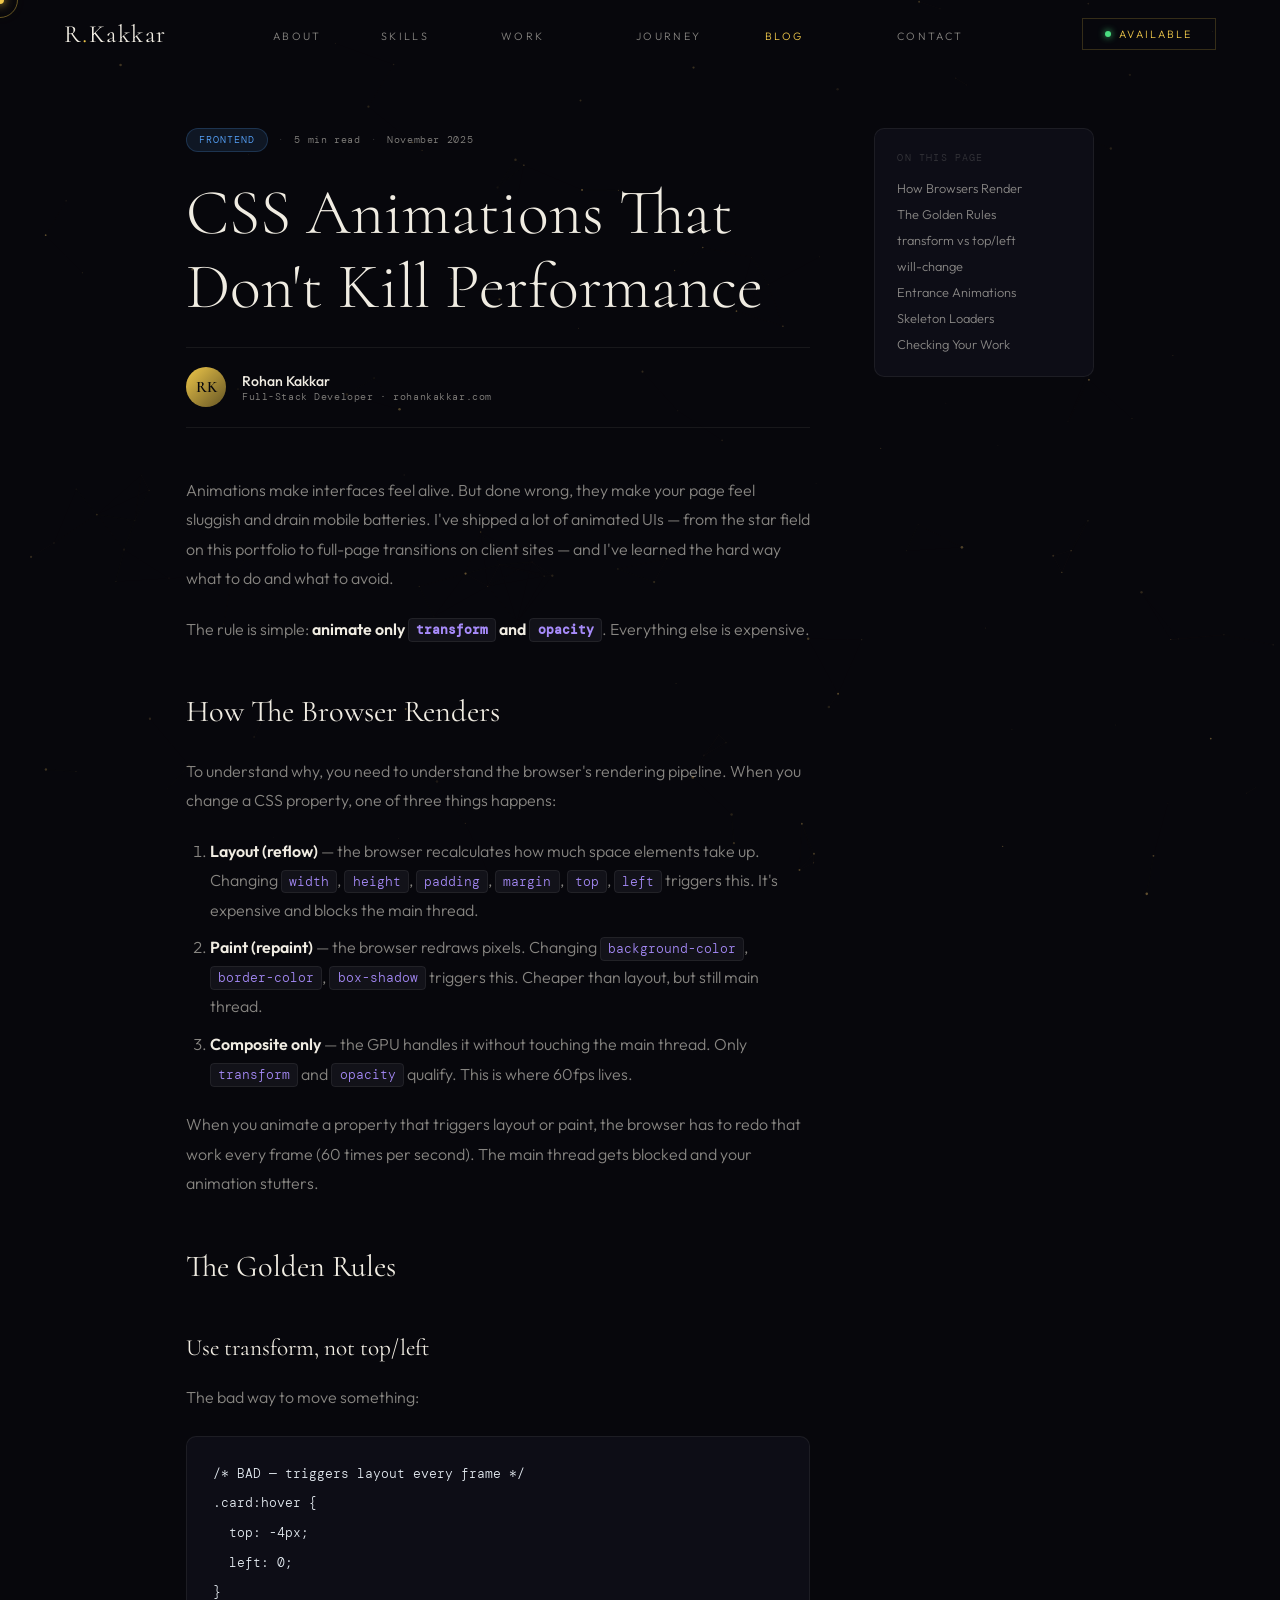
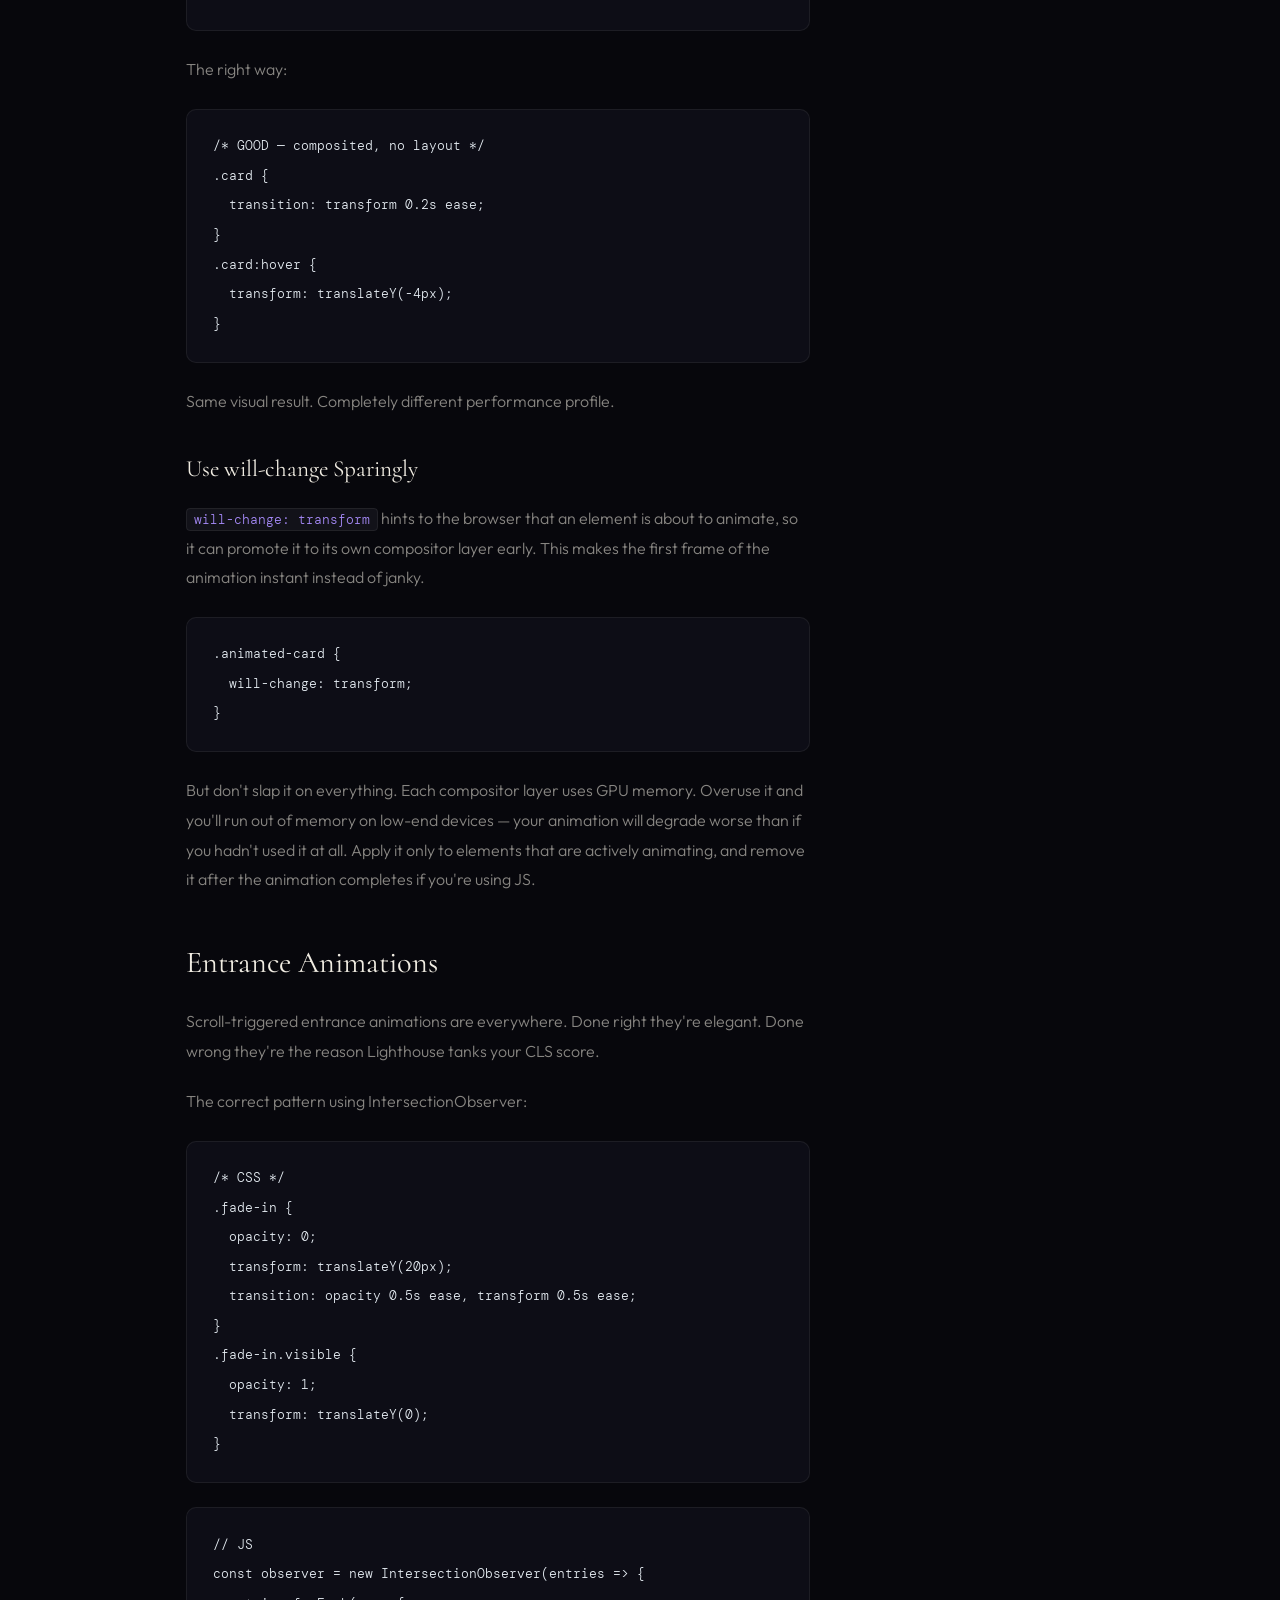
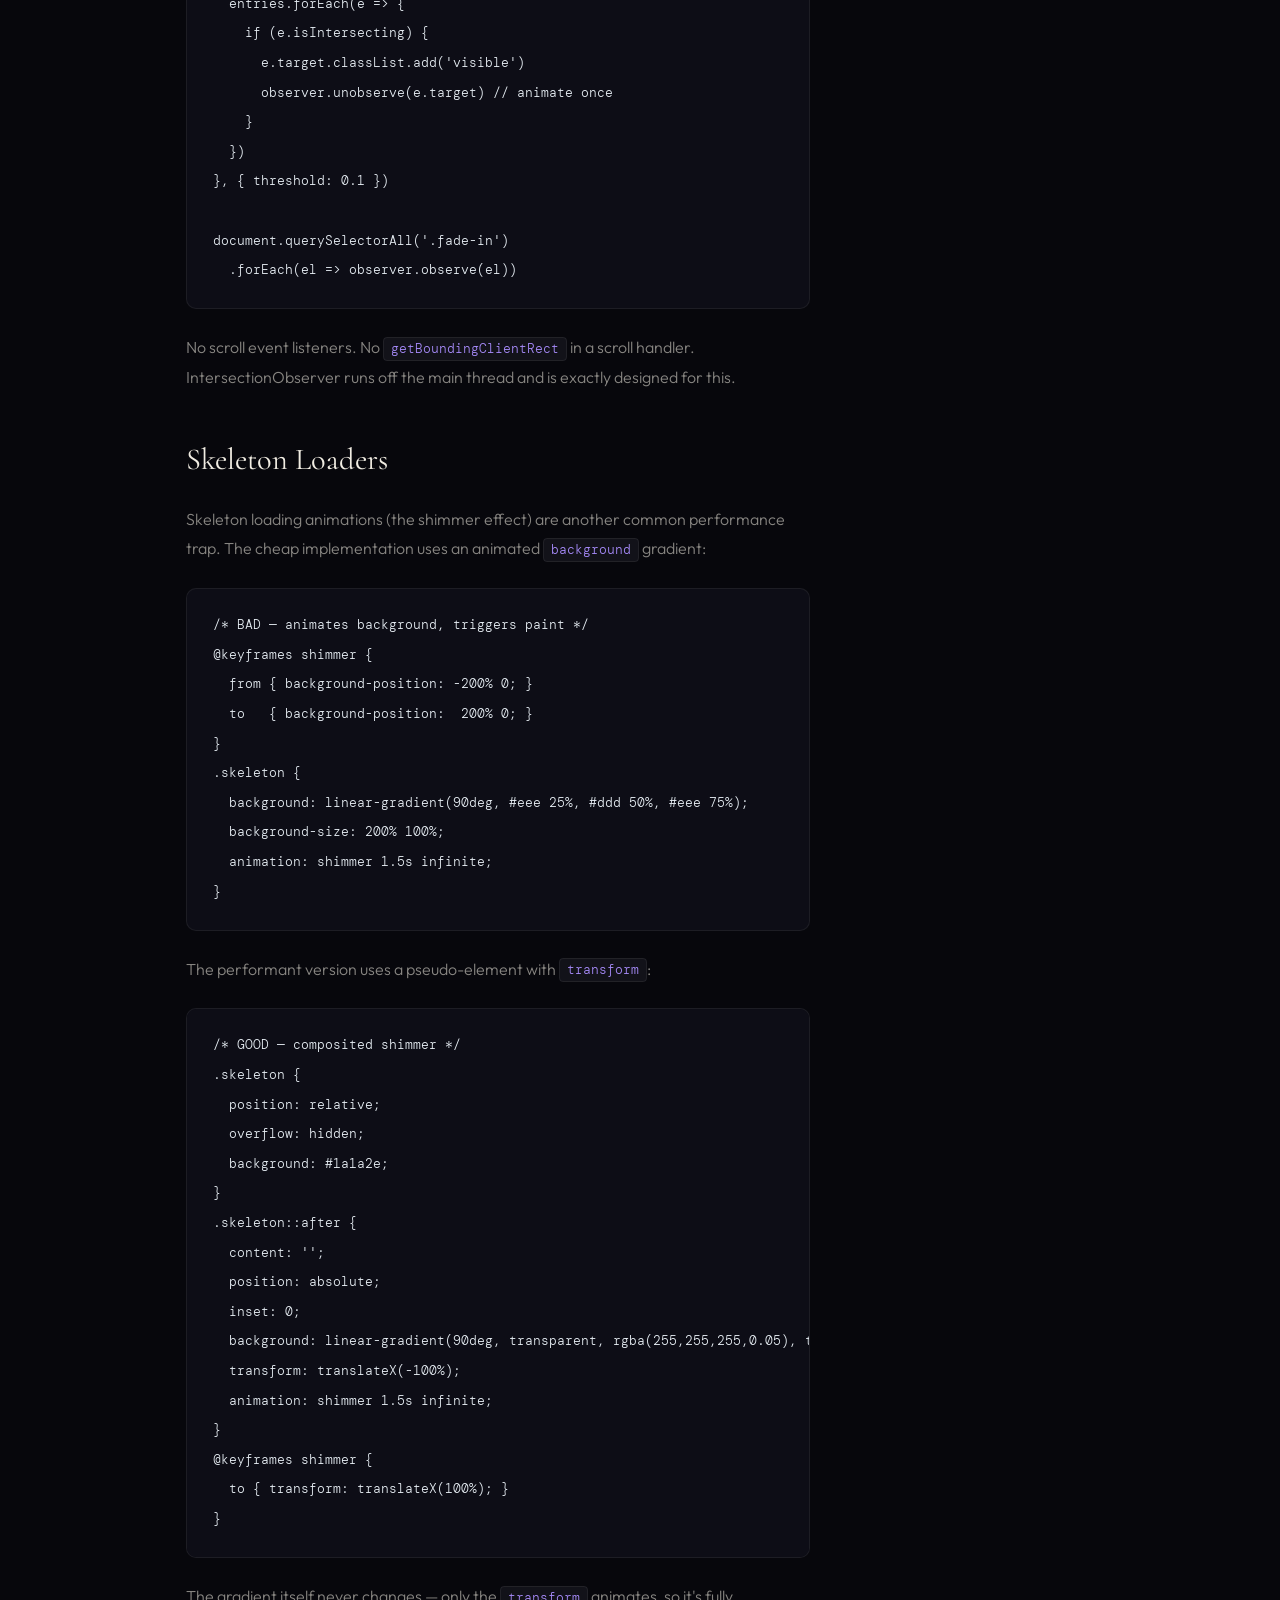
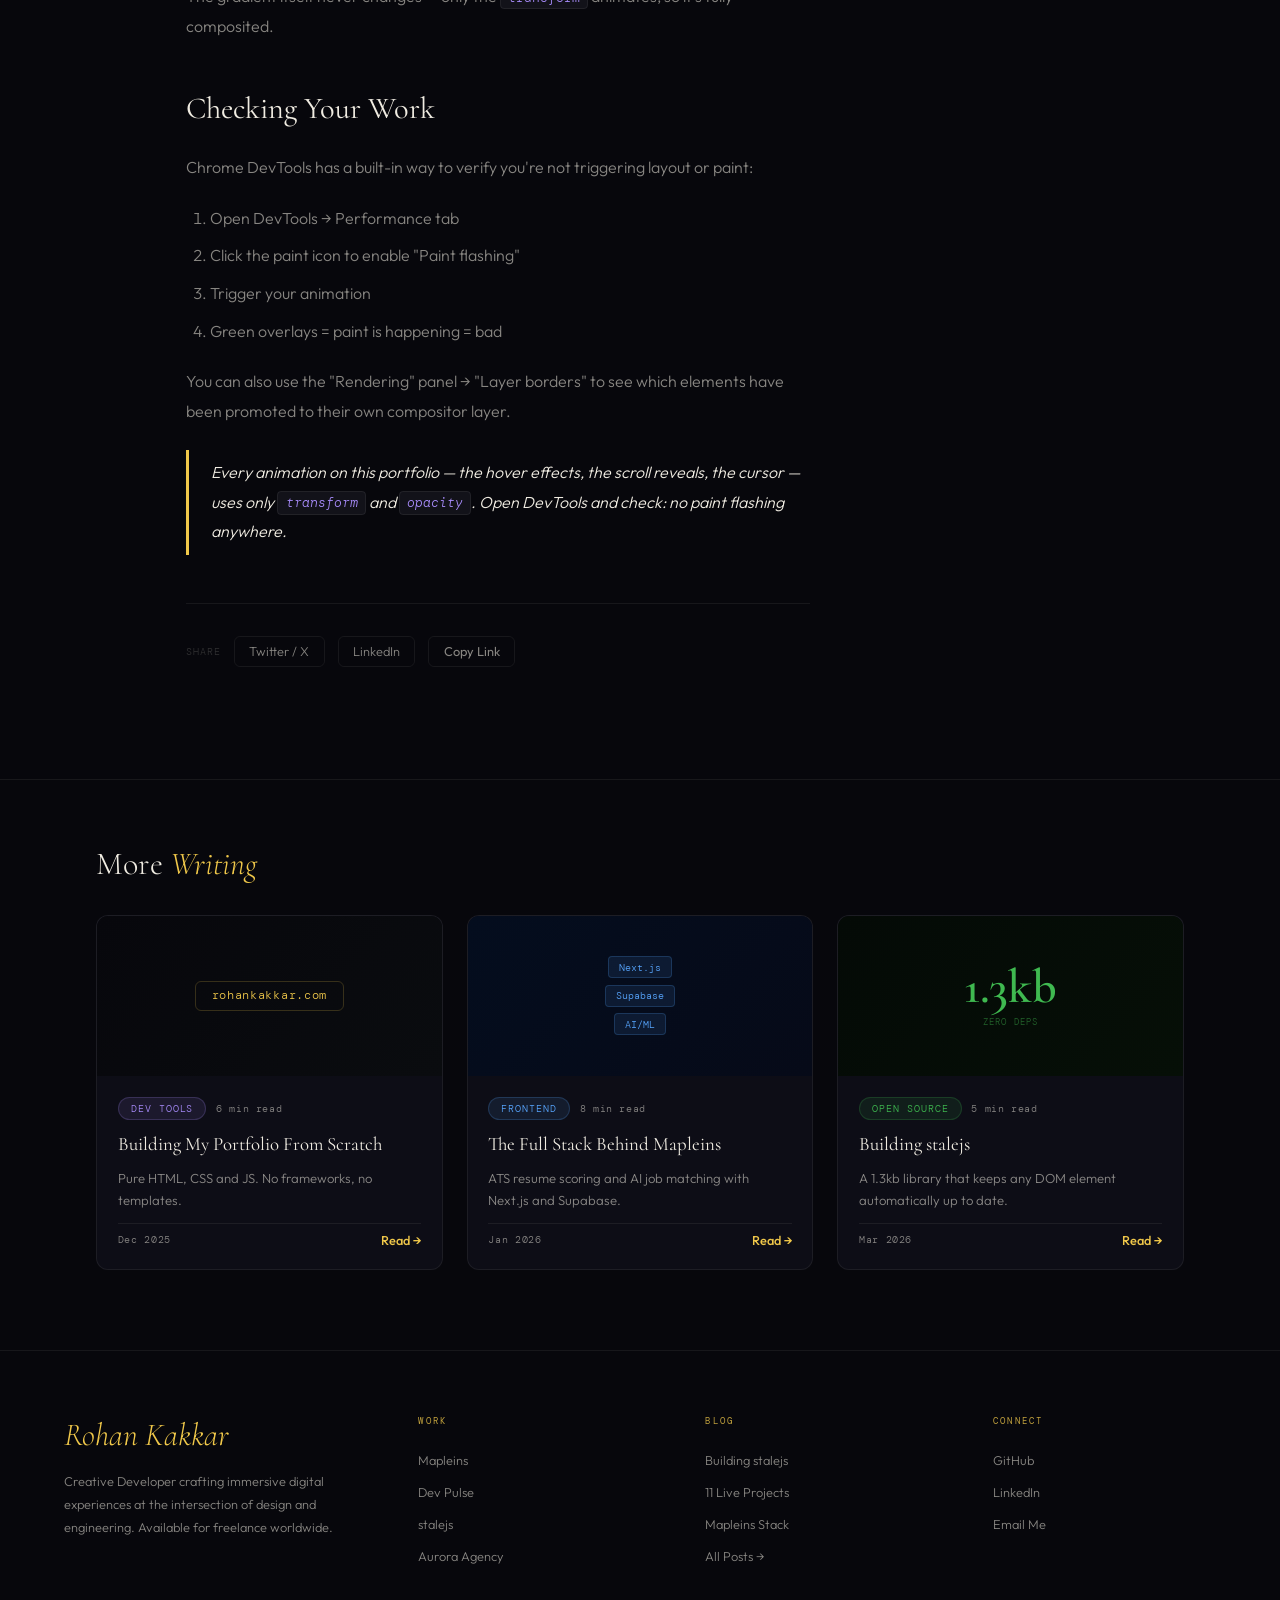
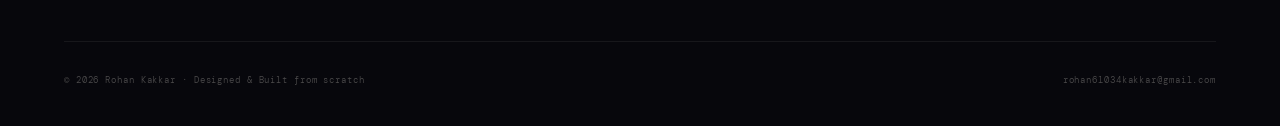
<file: blog/css-animations.html>
<!DOCTYPE html>
<html lang="en">
<head>
<meta charset="UTF-8">
<meta name="viewport" content="width=device-width, initial-scale=1.0">
<title>CSS Animations That Don't Kill Performance — Rohan Kakkar</title>
<meta name="description" content="transform and opacity only. A practical guide to GPU-composited CSS animations that run smooth at 60fps on any device.">
<meta name="author" content="Rohan Kakkar">
<meta name="robots" content="index, follow">
<link rel="canonical" href="https://rohankakkar.com/blog/css-animations.html">
<meta property="og:type" content="article">
<meta property="og:title" content="CSS Animations That Don't Kill Performance">
<meta property="og:description" content="transform and opacity only. A practical guide to GPU-composited animations that run smooth on any device.">
<meta property="og:site_name" content="Rohan Kakkar">
<meta property="og:image" content="https://rohankakkar.com/og-blog.png">
<meta property="og:image:width" content="1200">
<meta property="og:image:height" content="630">
<meta name="twitter:card" content="summary_large_image">
<meta name="twitter:title" content="CSS Animations That Don't Kill Performance">
<meta name="twitter:description" content="transform and opacity only. A practical guide to GPU-composited animations that run smooth on any device.">
<meta name="twitter:image" content="https://rohankakkar.com/og-blog.png">
<script type="application/ld+json">
{
  "@context": "https://schema.org",
  "@type": "BlogPosting",
  "headline": "CSS Animations That Don't Kill Performance",
  "url": "https://rohankakkar.com/blog/css-animations.html",
  "datePublished": "2025-11-20",
  "description": "transform and opacity only. A practical guide to GPU-composited CSS animations that run smooth at 60fps on any device.",
  "image": "https://rohankakkar.com/og-blog.png",
  "author": { "@type": "Person", "name": "Rohan Kakkar", "url": "https://rohankakkar.com" },
  "publisher": { "@type": "Person", "name": "Rohan Kakkar", "url": "https://rohankakkar.com" },
  "keywords": ["CSS", "Animations", "Performance", "Frontend", "60fps", "GPU", "Web Vitals"],
  "dateModified": "2025-11-20",
  "mainEntityOfPage": { "@type": "WebPage", "@id": "https://rohankakkar.com/blog/css-animations.html" },
  "articleSection": "Frontend"
}
</script>
<script type="application/ld+json">
{
  "@context": "https://schema.org",
  "@type": "BreadcrumbList",
  "itemListElement": [
    { "@type": "ListItem", "position": 1, "name": "Home", "item": "https://rohankakkar.com/" },
    { "@type": "ListItem", "position": 2, "name": "Blog", "item": "https://rohankakkar.com/blog.html" },
    { "@type": "ListItem", "position": 3, "name": "CSS Animations That Don't Kill Performance", "item": "https://rohankakkar.com/blog/css-animations.html" }
  ]
}
</script>
<link href="https://fonts.googleapis.com/css2?family=Cormorant:ital,wght@0,300;0,400;0,600;1,300;1,400&family=Outfit:wght@300;400;500;600&family=DM+Mono:wght@300;400&display=swap" rel="stylesheet">
<link rel="stylesheet" href="../styles.css">
<link rel="stylesheet" href="../blog.css">
</head>
<body>

<div id="cur"></div>
<div id="cur2"></div>
<canvas id="stars"></canvas>

<nav id="nav">
  <a href="../index.html" class="nav-logo">R<em>.</em>Kakkar</a>
  <ul class="nav-links">
    <li><a href="../index.html#about" class="tx-swap"><span class="tx-a">About</span><span class="tx-b">Who I am</span></a></li>
    <li><a href="../index.html#skills" class="tx-swap"><span class="tx-a">Skills</span><span class="tx-b">What I use</span></a></li>
    <li><a href="../index.html#projects" class="tx-swap"><span class="tx-a">Work</span><span class="tx-b">What I built</span></a></li>
    <li><a href="../index.html#experience" class="tx-swap"><span class="tx-a">Journey</span><span class="tx-b">How I grew</span></a></li>
    <li><a href="../blog.html" class="blog-nav-active tx-swap"><span class="tx-a">Blog</span><span class="tx-b">How I think</span></a></li>
    <li><a href="../index.html#contact" class="tx-swap"><span class="tx-a">Contact</span><span class="tx-b">Let's talk</span></a></li>
  </ul>
  <a href="mailto:rohan61034kakkar@gmail.com" class="nav-btn">
    <div class="nav-dot"></div>Available
  </a>
</nav>
<div class="ham" id="ham" onclick="toggleMenu()"><span></span><span></span><span></span></div>
<div class="mob-menu" id="mobMenu">
  <a href="../index.html#about" onclick="toggleMenu()">About</a>
  <a href="../index.html#skills" onclick="toggleMenu()">Skills</a>
  <a href="../index.html#projects" onclick="toggleMenu()">Work</a>
  <a href="../index.html#experience" onclick="toggleMenu()">Journey</a>
  <a href="../blog.html" onclick="toggleMenu()">Blog</a>
  <a href="../index.html#contact" onclick="toggleMenu()">Contact</a>
</div>

<div class="post-wrap">
  <main class="post-main">

    <div class="post-cat-row">
      <span class="bcat bcat-frontend">Frontend</span>
      <span class="bmeta-sep">·</span>
      <span class="bread-time">5 min read</span>
      <span class="bmeta-sep">·</span>
      <span class="bdate">November 2025</span>
    </div>

    <h1 class="post-title">CSS Animations That Don't Kill Performance</h1>

    <div class="post-byline">
      <div class="post-avatar">RK</div>
      <div>
        <div class="post-author-name">Rohan Kakkar</div>
        <div class="post-author-sub">Full-Stack Developer · rohankakkar.com</div>
      </div>
    </div>

    <div class="post-body">

      <p>Animations make interfaces feel alive. But done wrong, they make your page feel sluggish and drain mobile batteries. I've shipped a lot of animated UIs — from the star field on this portfolio to full-page transitions on client sites — and I've learned the hard way what to do and what to avoid.</p>

      <p>The rule is simple: <strong>animate only <code>transform</code> and <code>opacity</code></strong>. Everything else is expensive.</p>

      <h2 id="how-the-browser-renders">How The Browser Renders</h2>

      <p>To understand why, you need to understand the browser's rendering pipeline. When you change a CSS property, one of three things happens:</p>

      <ol>
        <li><strong>Layout (reflow)</strong> — the browser recalculates how much space elements take up. Changing <code>width</code>, <code>height</code>, <code>padding</code>, <code>margin</code>, <code>top</code>, <code>left</code> triggers this. It's expensive and blocks the main thread.</li>
        <li><strong>Paint (repaint)</strong> — the browser redraws pixels. Changing <code>background-color</code>, <code>border-color</code>, <code>box-shadow</code> triggers this. Cheaper than layout, but still main thread.</li>
        <li><strong>Composite only</strong> — the GPU handles it without touching the main thread. Only <code>transform</code> and <code>opacity</code> qualify. This is where 60fps lives.</li>
      </ol>

      <p>When you animate a property that triggers layout or paint, the browser has to redo that work every frame (60 times per second). The main thread gets blocked and your animation stutters.</p>

      <h2 id="the-golden-rules">The Golden Rules</h2>

      <h3 id="use-transform-not-position">Use transform, not top/left</h3>

      <p>The bad way to move something:</p>

      <pre><code>/* BAD — triggers layout every frame */
.card:hover {
  top: -4px;
  left: 0;
}</code></pre>

      <p>The right way:</p>

      <pre><code>/* GOOD — composited, no layout */
.card {
  transition: transform 0.2s ease;
}
.card:hover {
  transform: translateY(-4px);
}</code></pre>

      <p>Same visual result. Completely different performance profile.</p>

      <h3 id="will-change">Use will-change Sparingly</h3>

      <p><code>will-change: transform</code> hints to the browser that an element is about to animate, so it can promote it to its own compositor layer early. This makes the first frame of the animation instant instead of janky.</p>

      <pre><code>.animated-card {
  will-change: transform;
}</code></pre>

      <p>But don't slap it on everything. Each compositor layer uses GPU memory. Overuse it and you'll run out of memory on low-end devices — your animation will degrade worse than if you hadn't used it at all. Apply it only to elements that are actively animating, and remove it after the animation completes if you're using JS.</p>

      <h2 id="entrance-animations">Entrance Animations</h2>

      <p>Scroll-triggered entrance animations are everywhere. Done right they're elegant. Done wrong they're the reason Lighthouse tanks your CLS score.</p>

      <p>The correct pattern using IntersectionObserver:</p>

      <pre><code>/* CSS */
.fade-in {
  opacity: 0;
  transform: translateY(20px);
  transition: opacity 0.5s ease, transform 0.5s ease;
}
.fade-in.visible {
  opacity: 1;
  transform: translateY(0);
}</code></pre>

      <pre><code>// JS
const observer = new IntersectionObserver(entries => {
  entries.forEach(e => {
    if (e.isIntersecting) {
      e.target.classList.add('visible')
      observer.unobserve(e.target) // animate once
    }
  })
}, { threshold: 0.1 })

document.querySelectorAll('.fade-in')
  .forEach(el => observer.observe(el))</code></pre>

      <p>No scroll event listeners. No <code>getBoundingClientRect</code> in a scroll handler. IntersectionObserver runs off the main thread and is exactly designed for this.</p>

      <h2 id="loading-skeletons">Skeleton Loaders</h2>

      <p>Skeleton loading animations (the shimmer effect) are another common performance trap. The cheap implementation uses an animated <code>background</code> gradient:</p>

      <pre><code>/* BAD — animates background, triggers paint */
@keyframes shimmer {
  from { background-position: -200% 0; }
  to   { background-position:  200% 0; }
}
.skeleton {
  background: linear-gradient(90deg, #eee 25%, #ddd 50%, #eee 75%);
  background-size: 200% 100%;
  animation: shimmer 1.5s infinite;
}</code></pre>

      <p>The performant version uses a pseudo-element with <code>transform</code>:</p>

      <pre><code>/* GOOD — composited shimmer */
.skeleton {
  position: relative;
  overflow: hidden;
  background: #1a1a2e;
}
.skeleton::after {
  content: '';
  position: absolute;
  inset: 0;
  background: linear-gradient(90deg, transparent, rgba(255,255,255,0.05), transparent);
  transform: translateX(-100%);
  animation: shimmer 1.5s infinite;
}
@keyframes shimmer {
  to { transform: translateX(100%); }
}</code></pre>

      <p>The gradient itself never changes — only the <code>transform</code> animates, so it's fully composited.</p>

      <h2 id="checking-your-work">Checking Your Work</h2>

      <p>Chrome DevTools has a built-in way to verify you're not triggering layout or paint:</p>

      <ol>
        <li>Open DevTools → Performance tab</li>
        <li>Click the paint icon to enable "Paint flashing"</li>
        <li>Trigger your animation</li>
        <li>Green overlays = paint is happening = bad</li>
      </ol>

      <p>You can also use the "Rendering" panel → "Layer borders" to see which elements have been promoted to their own compositor layer.</p>

      <blockquote>Every animation on this portfolio — the hover effects, the scroll reveals, the cursor — uses only <code>transform</code> and <code>opacity</code>. Open DevTools and check: no paint flashing anywhere.</blockquote>

    </div>

    <div class="post-share">
      <span class="post-share-lbl">Share</span>
      <a class="share-btn" href="https://twitter.com/intent/tweet?text=CSS+Animations+That+Don't+Kill+Performance&url=https://rohankakkar.com/blog/css-animations.html" target="_blank">Twitter / X</a>
      <a class="share-btn" href="https://www.linkedin.com/sharing/share-offsite/?url=https://rohankakkar.com/blog/css-animations.html" target="_blank">LinkedIn</a>
      <button class="share-btn" onclick="navigator.clipboard.writeText(location.href);this.textContent='Copied!';setTimeout(()=>this.textContent='Copy Link',2000)">Copy Link</button>
    </div>

  </main>

  <aside class="post-toc">
    <div class="toc-title">On This Page</div>
    <ul class="toc-list">
      <li><a href="#how-the-browser-renders">How Browsers Render</a></li>
      <li><a href="#the-golden-rules">The Golden Rules</a></li>
      <li><a href="#use-transform-not-position">transform vs top/left</a></li>
      <li><a href="#will-change">will-change</a></li>
      <li><a href="#entrance-animations">Entrance Animations</a></li>
      <li><a href="#loading-skeletons">Skeleton Loaders</a></li>
      <li><a href="#checking-your-work">Checking Your Work</a></li>
    </ul>
  </aside>
</div>

<section class="post-related">
  <h2 class="post-related-h">More <em>Writing</em></h2>
  <div class="blog-grid" style="padding:0;">
    <article class="blog-card" data-cat="dev-tools">
      <a href="portfolio-build.html" class="bc-img-wrap">
        <div class="bc-img bc-img-tools">
          <span class="bc-domain">rohankakkar.com</span>
        </div>
      </a>
      <div class="bc-body">
        <div class="bc-meta"><span class="bcat bcat-tools">Dev Tools</span><span class="bread-time">6 min read</span></div>
        <h3 class="bc-title"><a href="portfolio-build.html">Building My Portfolio From Scratch</a></h3>
        <p class="bc-excerpt">Pure HTML, CSS and JS. No frameworks, no templates.</p>
        <div class="bc-footer"><span class="bdate">Dec 2025</span><a href="portfolio-build.html" class="bc-cta">Read →</a></div>
      </div>
    </article>
    <article class="blog-card" data-cat="frontend">
      <a href="mapleins-stack.html" class="bc-img-wrap">
        <div class="bc-img bc-img-frontend">
          <span class="bc-tech-tag">Next.js</span>
          <span class="bc-tech-tag">Supabase</span>
          <span class="bc-tech-tag">AI/ML</span>
        </div>
      </a>
      <div class="bc-body">
        <div class="bc-meta"><span class="bcat bcat-frontend">Frontend</span><span class="bread-time">8 min read</span></div>
        <h3 class="bc-title"><a href="mapleins-stack.html">The Full Stack Behind Mapleins</a></h3>
        <p class="bc-excerpt">ATS resume scoring and AI job matching with Next.js and Supabase.</p>
        <div class="bc-footer"><span class="bdate">Jan 2026</span><a href="mapleins-stack.html" class="bc-cta">Read →</a></div>
      </div>
    </article>
    <article class="blog-card" data-cat="open-source">
      <a href="stalejs.html" class="bc-img-wrap">
        <div class="bc-img bc-img-oss">
          <span class="bc-oss-size">1.3kb</span>
          <span class="bc-oss-label">zero deps</span>
        </div>
      </a>
      <div class="bc-body">
        <div class="bc-meta"><span class="bcat bcat-oss">Open Source</span><span class="bread-time">5 min read</span></div>
        <h3 class="bc-title"><a href="stalejs.html">Building stalejs</a></h3>
        <p class="bc-excerpt">A 1.3kb library that keeps any DOM element automatically up to date.</p>
        <div class="bc-footer"><span class="bdate">Mar 2026</span><a href="stalejs.html" class="bc-cta">Read →</a></div>
      </div>
    </article>
  </div>
</section>

<footer>
  <div class="ft-grid">
    <div>
      <span class="ft-brand">Rohan Kakkar</span>
      <p class="ft-bio">Creative Developer crafting immersive digital experiences at the intersection of design and engineering. Available for freelance worldwide.</p>
    </div>
    <div class="ft-col"><h4>Work</h4><ul>
      <li><a href="https://www.mapleins.com" target="_blank">Mapleins</a></li>
      <li><a href="https://dev-pulse-rose.vercel.app/" target="_blank">Dev Pulse</a></li>
      <li><a href="https://github.com/kptaan13/stalejs" target="_blank">stalejs</a></li>
      <li><a href="https://kptaan13-aurora-agency.netlify.app/" target="_blank">Aurora Agency</a></li>
    </ul></div>
    <div class="ft-col"><h4>Blog</h4><ul>
      <li><a href="stalejs.html">Building stalejs</a></li>
      <li><a href="11-projects.html">11 Live Projects</a></li>
      <li><a href="mapleins-stack.html">Mapleins Stack</a></li>
      <li><a href="../blog.html">All Posts →</a></li>
    </ul></div>
    <div class="ft-col"><h4>Connect</h4><ul>
      <li><a href="https://github.com/kptaan13" target="_blank">GitHub</a></li>
      <li><a href="https://www.linkedin.com/in/thekrohankakkar/" target="_blank">LinkedIn</a></li>
      <li><a href="mailto:rohan61034kakkar@gmail.com">Email Me</a></li>
    </ul></div>
  </div>
  <div class="ft-bottom">
    <span class="ft-copy">© 2026 Rohan Kakkar · Designed &amp; Built from scratch</span>
    <span class="ft-copy">rohan61034kakkar@gmail.com</span>
  </div>
</footer>

<script src="../script.js" defer></script>
<script>
function toggleMenu(){
  document.getElementById('ham').classList.toggle('open');
  document.getElementById('mobMenu').classList.toggle('open');
}
window.addEventListener('scroll', () => {
  document.getElementById('nav').classList.toggle('scrolled', window.scrollY > 40);
  document.querySelectorAll('.post-body h2,.post-body h3').forEach(h => {
    const a = document.querySelector('.toc-list a[href="#' + h.id + '"]');
    if (!a) return;
    const rect = h.getBoundingClientRect();
    a.classList.toggle('toc-active', rect.top < 120 && rect.top > -200);
  });
});
</script>
</body>
</html>
</file>
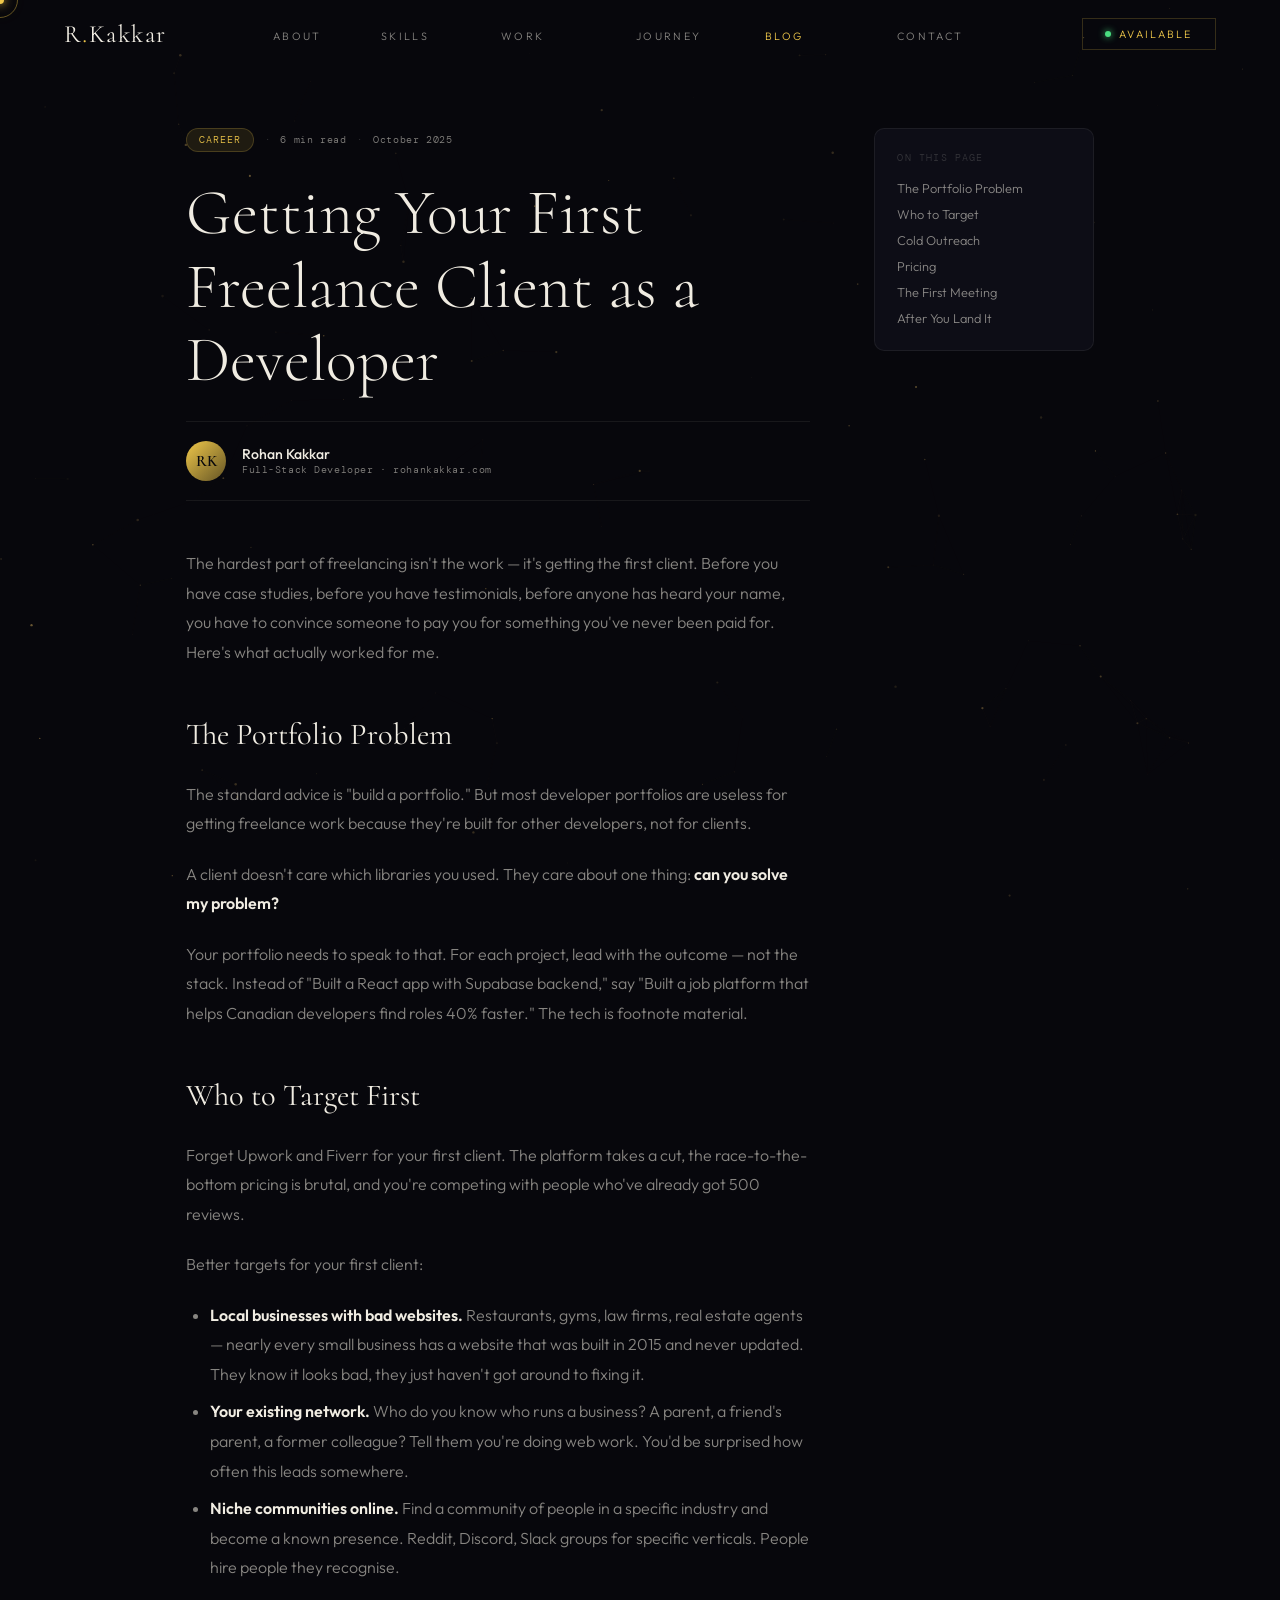
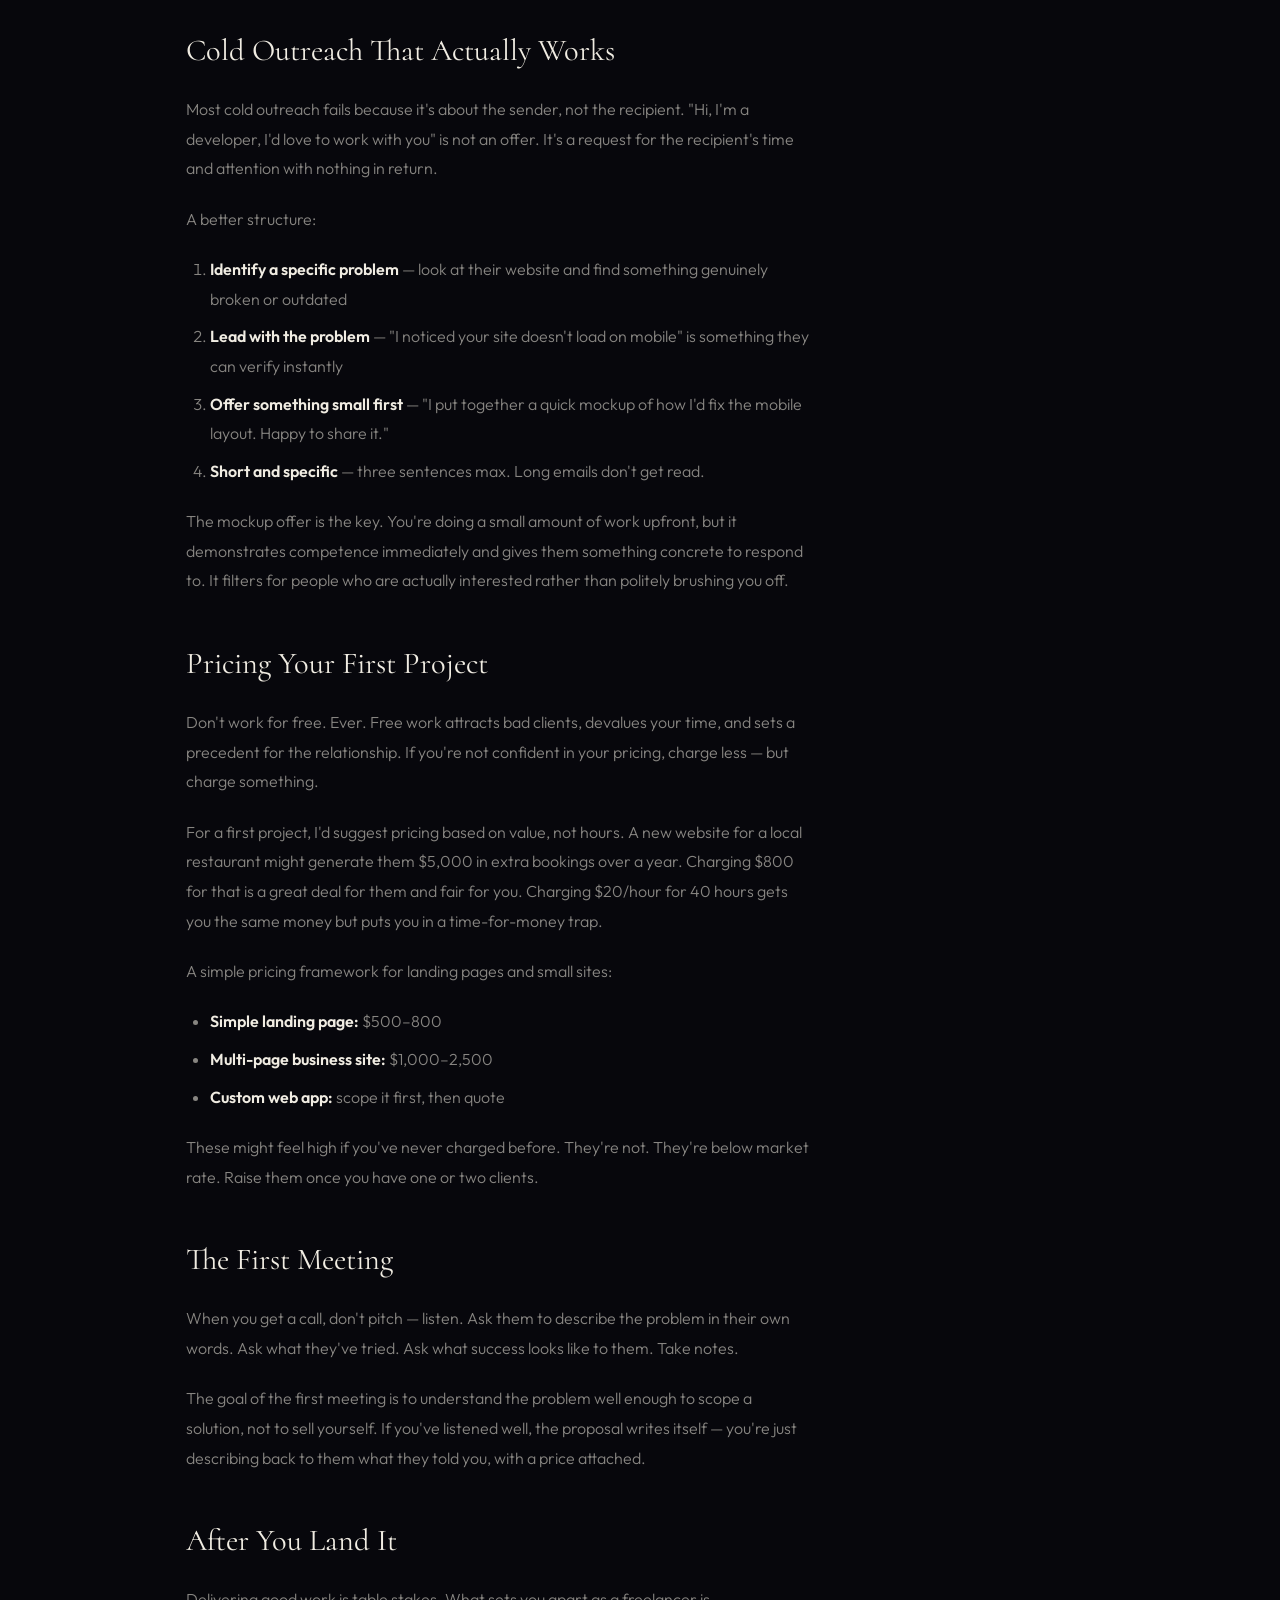
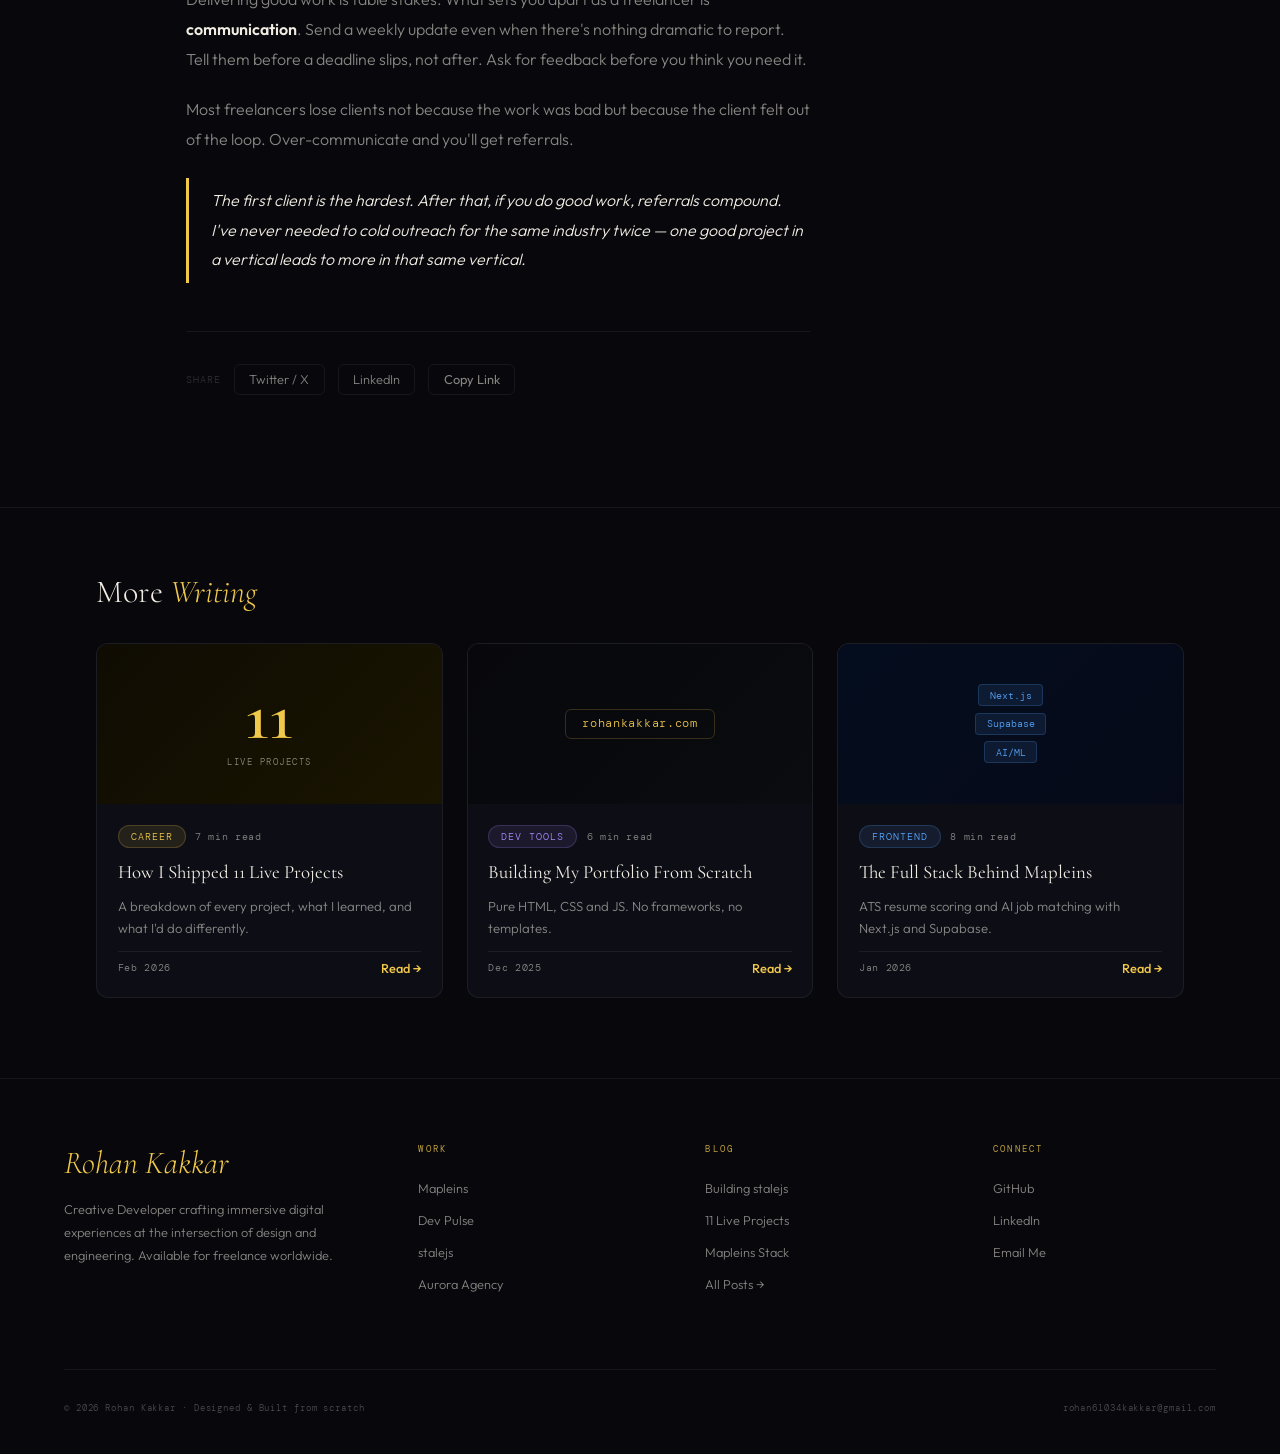
<file: blog/freelance.html>
<!DOCTYPE html>
<html lang="en">
<head>
<meta charset="UTF-8">
<meta name="viewport" content="width=device-width, initial-scale=1.0">
<title>Getting Your First Freelance Client as a Developer — Rohan Kakkar</title>
<meta name="description" content="Cold outreach, portfolio positioning, and pricing — what actually worked for me when I started taking on freelance client work as a developer.">
<meta name="author" content="Rohan Kakkar">
<meta name="robots" content="index, follow">
<link rel="canonical" href="https://rohankakkar.com/blog/freelance.html">
<meta property="og:type" content="article">
<meta property="og:title" content="Getting Your First Freelance Client as a Developer">
<meta property="og:description" content="Cold outreach, portfolio positioning, and pricing — what actually worked for me when I started taking on client work.">
<meta property="og:site_name" content="Rohan Kakkar">
<meta property="og:image" content="https://rohankakkar.com/og-blog.png">
<meta property="og:image:width" content="1200">
<meta property="og:image:height" content="630">
<meta name="twitter:card" content="summary_large_image">
<meta name="twitter:title" content="Getting Your First Freelance Client as a Developer">
<meta name="twitter:description" content="Cold outreach, portfolio positioning, and pricing — what actually worked for me when I started taking on client work.">
<meta name="twitter:image" content="https://rohankakkar.com/og-blog.png">
<script type="application/ld+json">
{
  "@context": "https://schema.org",
  "@type": "BlogPosting",
  "headline": "Getting Your First Freelance Client as a Developer",
  "url": "https://rohankakkar.com/blog/freelance.html",
  "datePublished": "2025-10-05",
  "description": "Cold outreach, portfolio positioning, and pricing — what actually worked for me when I started taking on freelance client work.",
  "image": "https://rohankakkar.com/og-blog.png",
  "author": { "@type": "Person", "name": "Rohan Kakkar", "url": "https://rohankakkar.com" },
  "publisher": { "@type": "Person", "name": "Rohan Kakkar", "url": "https://rohankakkar.com" },
  "keywords": ["Freelance", "Career", "Developer", "Client Work", "Pricing", "Cold Outreach", "Portfolio"],
  "dateModified": "2025-10-05",
  "mainEntityOfPage": { "@type": "WebPage", "@id": "https://rohankakkar.com/blog/freelance.html" },
  "articleSection": "Career"
}
</script>
<script type="application/ld+json">
{
  "@context": "https://schema.org",
  "@type": "BreadcrumbList",
  "itemListElement": [
    { "@type": "ListItem", "position": 1, "name": "Home", "item": "https://rohankakkar.com/" },
    { "@type": "ListItem", "position": 2, "name": "Blog", "item": "https://rohankakkar.com/blog.html" },
    { "@type": "ListItem", "position": 3, "name": "Getting Your First Freelance Client", "item": "https://rohankakkar.com/blog/freelance.html" }
  ]
}
</script>
<link href="https://fonts.googleapis.com/css2?family=Cormorant:ital,wght@0,300;0,400;0,600;1,300;1,400&family=Outfit:wght@300;400;500;600&family=DM+Mono:wght@300;400&display=swap" rel="stylesheet">
<link rel="stylesheet" href="../styles.css">
<link rel="stylesheet" href="../blog.css">
</head>
<body>

<div id="cur"></div>
<div id="cur2"></div>
<canvas id="stars"></canvas>

<nav id="nav">
  <a href="../index.html" class="nav-logo">R<em>.</em>Kakkar</a>
  <ul class="nav-links">
    <li><a href="../index.html#about" class="tx-swap"><span class="tx-a">About</span><span class="tx-b">Who I am</span></a></li>
    <li><a href="../index.html#skills" class="tx-swap"><span class="tx-a">Skills</span><span class="tx-b">What I use</span></a></li>
    <li><a href="../index.html#projects" class="tx-swap"><span class="tx-a">Work</span><span class="tx-b">What I built</span></a></li>
    <li><a href="../index.html#experience" class="tx-swap"><span class="tx-a">Journey</span><span class="tx-b">How I grew</span></a></li>
    <li><a href="../blog.html" class="blog-nav-active tx-swap"><span class="tx-a">Blog</span><span class="tx-b">How I think</span></a></li>
    <li><a href="../index.html#contact" class="tx-swap"><span class="tx-a">Contact</span><span class="tx-b">Let's talk</span></a></li>
  </ul>
  <a href="mailto:rohan61034kakkar@gmail.com" class="nav-btn">
    <div class="nav-dot"></div>Available
  </a>
</nav>
<div class="ham" id="ham" onclick="toggleMenu()"><span></span><span></span><span></span></div>
<div class="mob-menu" id="mobMenu">
  <a href="../index.html#about" onclick="toggleMenu()">About</a>
  <a href="../index.html#skills" onclick="toggleMenu()">Skills</a>
  <a href="../index.html#projects" onclick="toggleMenu()">Work</a>
  <a href="../index.html#experience" onclick="toggleMenu()">Journey</a>
  <a href="../blog.html" onclick="toggleMenu()">Blog</a>
  <a href="../index.html#contact" onclick="toggleMenu()">Contact</a>
</div>

<div class="post-wrap">
  <main class="post-main">

    <div class="post-cat-row">
      <span class="bcat bcat-career">Career</span>
      <span class="bmeta-sep">·</span>
      <span class="bread-time">6 min read</span>
      <span class="bmeta-sep">·</span>
      <span class="bdate">October 2025</span>
    </div>

    <h1 class="post-title">Getting Your First Freelance Client as a Developer</h1>

    <div class="post-byline">
      <div class="post-avatar">RK</div>
      <div>
        <div class="post-author-name">Rohan Kakkar</div>
        <div class="post-author-sub">Full-Stack Developer · rohankakkar.com</div>
      </div>
    </div>

    <div class="post-body">

      <p>The hardest part of freelancing isn't the work — it's getting the first client. Before you have case studies, before you have testimonials, before anyone has heard your name, you have to convince someone to pay you for something you've never been paid for. Here's what actually worked for me.</p>

      <h2 id="the-portfolio-problem">The Portfolio Problem</h2>

      <p>The standard advice is "build a portfolio." But most developer portfolios are useless for getting freelance work because they're built for other developers, not for clients.</p>

      <p>A client doesn't care which libraries you used. They care about one thing: <strong>can you solve my problem?</strong></p>

      <p>Your portfolio needs to speak to that. For each project, lead with the outcome — not the stack. Instead of "Built a React app with Supabase backend," say "Built a job platform that helps Canadian developers find roles 40% faster." The tech is footnote material.</p>

      <h2 id="who-to-target">Who to Target First</h2>

      <p>Forget Upwork and Fiverr for your first client. The platform takes a cut, the race-to-the-bottom pricing is brutal, and you're competing with people who've already got 500 reviews.</p>

      <p>Better targets for your first client:</p>

      <ul>
        <li><strong>Local businesses with bad websites.</strong> Restaurants, gyms, law firms, real estate agents — nearly every small business has a website that was built in 2015 and never updated. They know it looks bad, they just haven't got around to fixing it.</li>
        <li><strong>Your existing network.</strong> Who do you know who runs a business? A parent, a friend's parent, a former colleague? Tell them you're doing web work. You'd be surprised how often this leads somewhere.</li>
        <li><strong>Niche communities online.</strong> Find a community of people in a specific industry and become a known presence. Reddit, Discord, Slack groups for specific verticals. People hire people they recognise.</li>
      </ul>

      <h2 id="cold-outreach">Cold Outreach That Actually Works</h2>

      <p>Most cold outreach fails because it's about the sender, not the recipient. "Hi, I'm a developer, I'd love to work with you" is not an offer. It's a request for the recipient's time and attention with nothing in return.</p>

      <p>A better structure:</p>

      <ol>
        <li><strong>Identify a specific problem</strong> — look at their website and find something genuinely broken or outdated</li>
        <li><strong>Lead with the problem</strong> — "I noticed your site doesn't load on mobile" is something they can verify instantly</li>
        <li><strong>Offer something small first</strong> — "I put together a quick mockup of how I'd fix the mobile layout. Happy to share it."</li>
        <li><strong>Short and specific</strong> — three sentences max. Long emails don't get read.</li>
      </ol>

      <p>The mockup offer is the key. You're doing a small amount of work upfront, but it demonstrates competence immediately and gives them something concrete to respond to. It filters for people who are actually interested rather than politely brushing you off.</p>

      <h2 id="pricing">Pricing Your First Project</h2>

      <p>Don't work for free. Ever. Free work attracts bad clients, devalues your time, and sets a precedent for the relationship. If you're not confident in your pricing, charge less — but charge something.</p>

      <p>For a first project, I'd suggest pricing based on value, not hours. A new website for a local restaurant might generate them $5,000 in extra bookings over a year. Charging $800 for that is a great deal for them and fair for you. Charging $20/hour for 40 hours gets you the same money but puts you in a time-for-money trap.</p>

      <p>A simple pricing framework for landing pages and small sites:</p>

      <ul>
        <li><strong>Simple landing page:</strong> $500–800</li>
        <li><strong>Multi-page business site:</strong> $1,000–2,500</li>
        <li><strong>Custom web app:</strong> scope it first, then quote</li>
      </ul>

      <p>These might feel high if you've never charged before. They're not. They're below market rate. Raise them once you have one or two clients.</p>

      <h2 id="the-first-meeting">The First Meeting</h2>

      <p>When you get a call, don't pitch — listen. Ask them to describe the problem in their own words. Ask what they've tried. Ask what success looks like to them. Take notes.</p>

      <p>The goal of the first meeting is to understand the problem well enough to scope a solution, not to sell yourself. If you've listened well, the proposal writes itself — you're just describing back to them what they told you, with a price attached.</p>

      <h2 id="after-you-land-it">After You Land It</h2>

      <p>Delivering good work is table stakes. What sets you apart as a freelancer is <strong>communication</strong>. Send a weekly update even when there's nothing dramatic to report. Tell them before a deadline slips, not after. Ask for feedback before you think you need it.</p>

      <p>Most freelancers lose clients not because the work was bad but because the client felt out of the loop. Over-communicate and you'll get referrals.</p>

      <blockquote>The first client is the hardest. After that, if you do good work, referrals compound. I've never needed to cold outreach for the same industry twice — one good project in a vertical leads to more in that same vertical.</blockquote>

    </div>

    <div class="post-share">
      <span class="post-share-lbl">Share</span>
      <a class="share-btn" href="https://twitter.com/intent/tweet?text=Getting+Your+First+Freelance+Client+as+a+Developer&url=https://rohankakkar.com/blog/freelance.html" target="_blank">Twitter / X</a>
      <a class="share-btn" href="https://www.linkedin.com/sharing/share-offsite/?url=https://rohankakkar.com/blog/freelance.html" target="_blank">LinkedIn</a>
      <button class="share-btn" onclick="navigator.clipboard.writeText(location.href);this.textContent='Copied!';setTimeout(()=>this.textContent='Copy Link',2000)">Copy Link</button>
    </div>

  </main>

  <aside class="post-toc">
    <div class="toc-title">On This Page</div>
    <ul class="toc-list">
      <li><a href="#the-portfolio-problem">The Portfolio Problem</a></li>
      <li><a href="#who-to-target">Who to Target</a></li>
      <li><a href="#cold-outreach">Cold Outreach</a></li>
      <li><a href="#pricing">Pricing</a></li>
      <li><a href="#the-first-meeting">The First Meeting</a></li>
      <li><a href="#after-you-land-it">After You Land It</a></li>
    </ul>
  </aside>
</div>

<section class="post-related">
  <h2 class="post-related-h">More <em>Writing</em></h2>
  <div class="blog-grid" style="padding:0;">
    <article class="blog-card" data-cat="career">
      <a href="11-projects.html" class="bc-img-wrap">
        <div class="bc-img bc-img-career">
          <span class="bc-img-num">11</span>
          <span class="bc-img-sub">Live Projects</span>
        </div>
      </a>
      <div class="bc-body">
        <div class="bc-meta"><span class="bcat bcat-career">Career</span><span class="bread-time">7 min read</span></div>
        <h3 class="bc-title"><a href="11-projects.html">How I Shipped 11 Live Projects</a></h3>
        <p class="bc-excerpt">A breakdown of every project, what I learned, and what I'd do differently.</p>
        <div class="bc-footer"><span class="bdate">Feb 2026</span><a href="11-projects.html" class="bc-cta">Read →</a></div>
      </div>
    </article>
    <article class="blog-card" data-cat="dev-tools">
      <a href="portfolio-build.html" class="bc-img-wrap">
        <div class="bc-img bc-img-tools">
          <span class="bc-domain">rohankakkar.com</span>
        </div>
      </a>
      <div class="bc-body">
        <div class="bc-meta"><span class="bcat bcat-tools">Dev Tools</span><span class="bread-time">6 min read</span></div>
        <h3 class="bc-title"><a href="portfolio-build.html">Building My Portfolio From Scratch</a></h3>
        <p class="bc-excerpt">Pure HTML, CSS and JS. No frameworks, no templates.</p>
        <div class="bc-footer"><span class="bdate">Dec 2025</span><a href="portfolio-build.html" class="bc-cta">Read →</a></div>
      </div>
    </article>
    <article class="blog-card" data-cat="frontend">
      <a href="mapleins-stack.html" class="bc-img-wrap">
        <div class="bc-img bc-img-frontend">
          <span class="bc-tech-tag">Next.js</span>
          <span class="bc-tech-tag">Supabase</span>
          <span class="bc-tech-tag">AI/ML</span>
        </div>
      </a>
      <div class="bc-body">
        <div class="bc-meta"><span class="bcat bcat-frontend">Frontend</span><span class="bread-time">8 min read</span></div>
        <h3 class="bc-title"><a href="mapleins-stack.html">The Full Stack Behind Mapleins</a></h3>
        <p class="bc-excerpt">ATS resume scoring and AI job matching with Next.js and Supabase.</p>
        <div class="bc-footer"><span class="bdate">Jan 2026</span><a href="mapleins-stack.html" class="bc-cta">Read →</a></div>
      </div>
    </article>
  </div>
</section>

<footer>
  <div class="ft-grid">
    <div>
      <span class="ft-brand">Rohan Kakkar</span>
      <p class="ft-bio">Creative Developer crafting immersive digital experiences at the intersection of design and engineering. Available for freelance worldwide.</p>
    </div>
    <div class="ft-col"><h4>Work</h4><ul>
      <li><a href="https://www.mapleins.com" target="_blank">Mapleins</a></li>
      <li><a href="https://dev-pulse-rose.vercel.app/" target="_blank">Dev Pulse</a></li>
      <li><a href="https://github.com/kptaan13/stalejs" target="_blank">stalejs</a></li>
      <li><a href="https://kptaan13-aurora-agency.netlify.app/" target="_blank">Aurora Agency</a></li>
    </ul></div>
    <div class="ft-col"><h4>Blog</h4><ul>
      <li><a href="stalejs.html">Building stalejs</a></li>
      <li><a href="11-projects.html">11 Live Projects</a></li>
      <li><a href="mapleins-stack.html">Mapleins Stack</a></li>
      <li><a href="../blog.html">All Posts →</a></li>
    </ul></div>
    <div class="ft-col"><h4>Connect</h4><ul>
      <li><a href="https://github.com/kptaan13" target="_blank">GitHub</a></li>
      <li><a href="https://www.linkedin.com/in/thekrohankakkar/" target="_blank">LinkedIn</a></li>
      <li><a href="mailto:rohan61034kakkar@gmail.com">Email Me</a></li>
    </ul></div>
  </div>
  <div class="ft-bottom">
    <span class="ft-copy">© 2026 Rohan Kakkar · Designed &amp; Built from scratch</span>
    <span class="ft-copy">rohan61034kakkar@gmail.com</span>
  </div>
</footer>

<script src="../script.js" defer></script>
<script>
function toggleMenu(){
  document.getElementById('ham').classList.toggle('open');
  document.getElementById('mobMenu').classList.toggle('open');
}
window.addEventListener('scroll', () => {
  document.getElementById('nav').classList.toggle('scrolled', window.scrollY > 40);
  document.querySelectorAll('.post-body h2,.post-body h3').forEach(h => {
    const a = document.querySelector('.toc-list a[href="#' + h.id + '"]');
    if (!a) return;
    const rect = h.getBoundingClientRect();
    a.classList.toggle('toc-active', rect.top < 120 && rect.top > -200);
  });
});
</script>
</body>
</html>
</file>
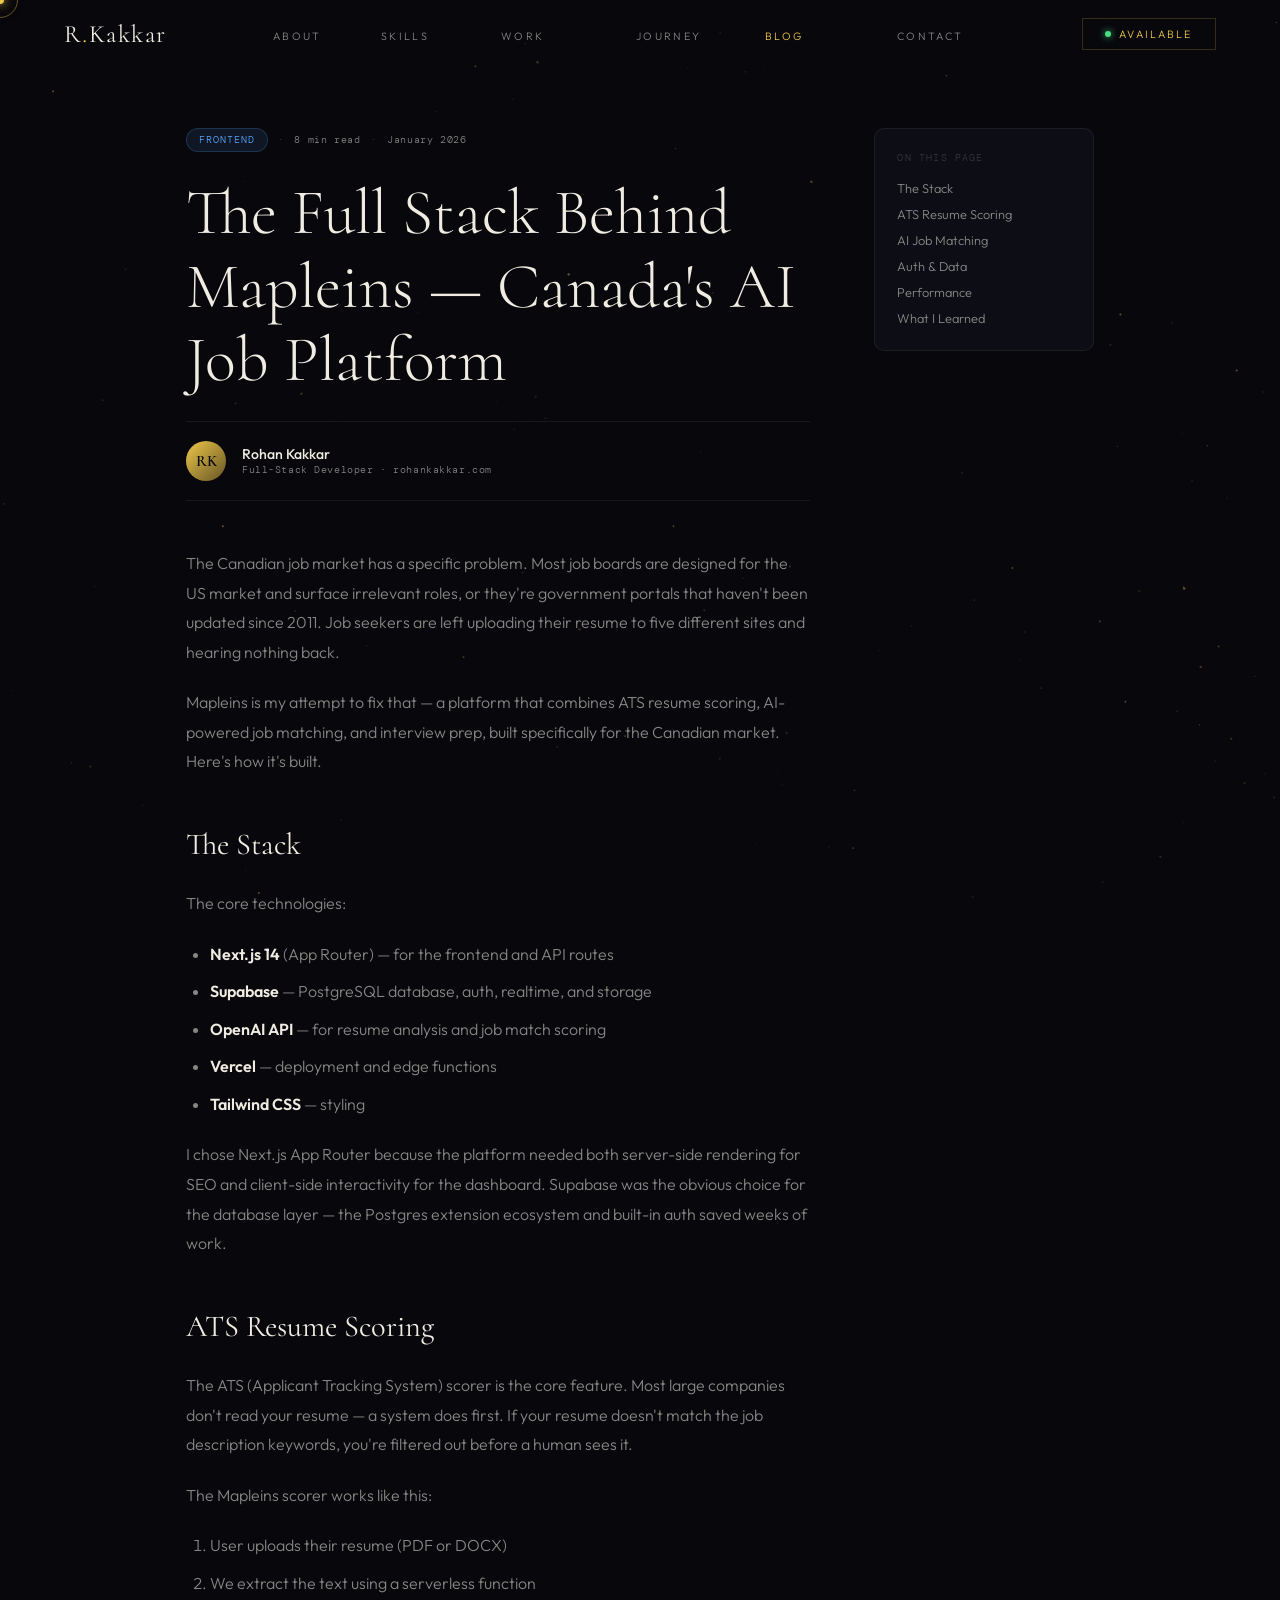
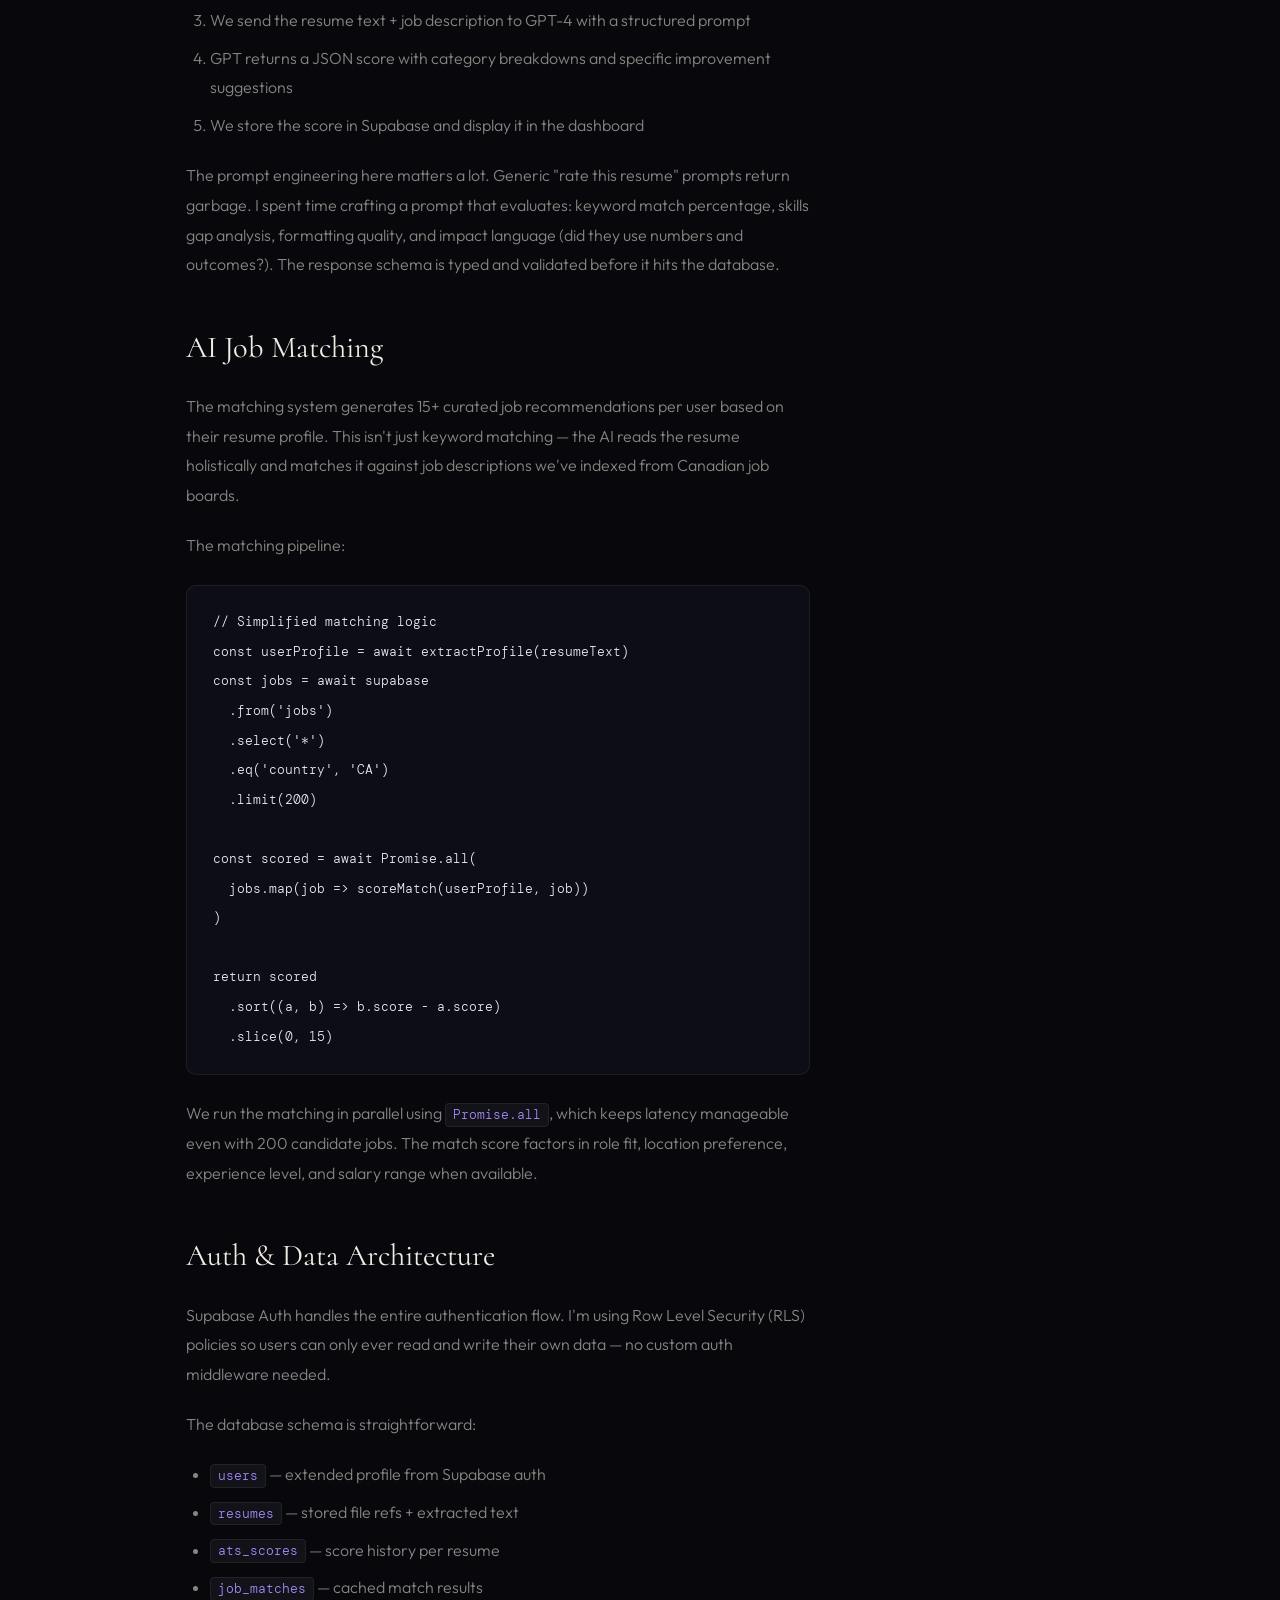
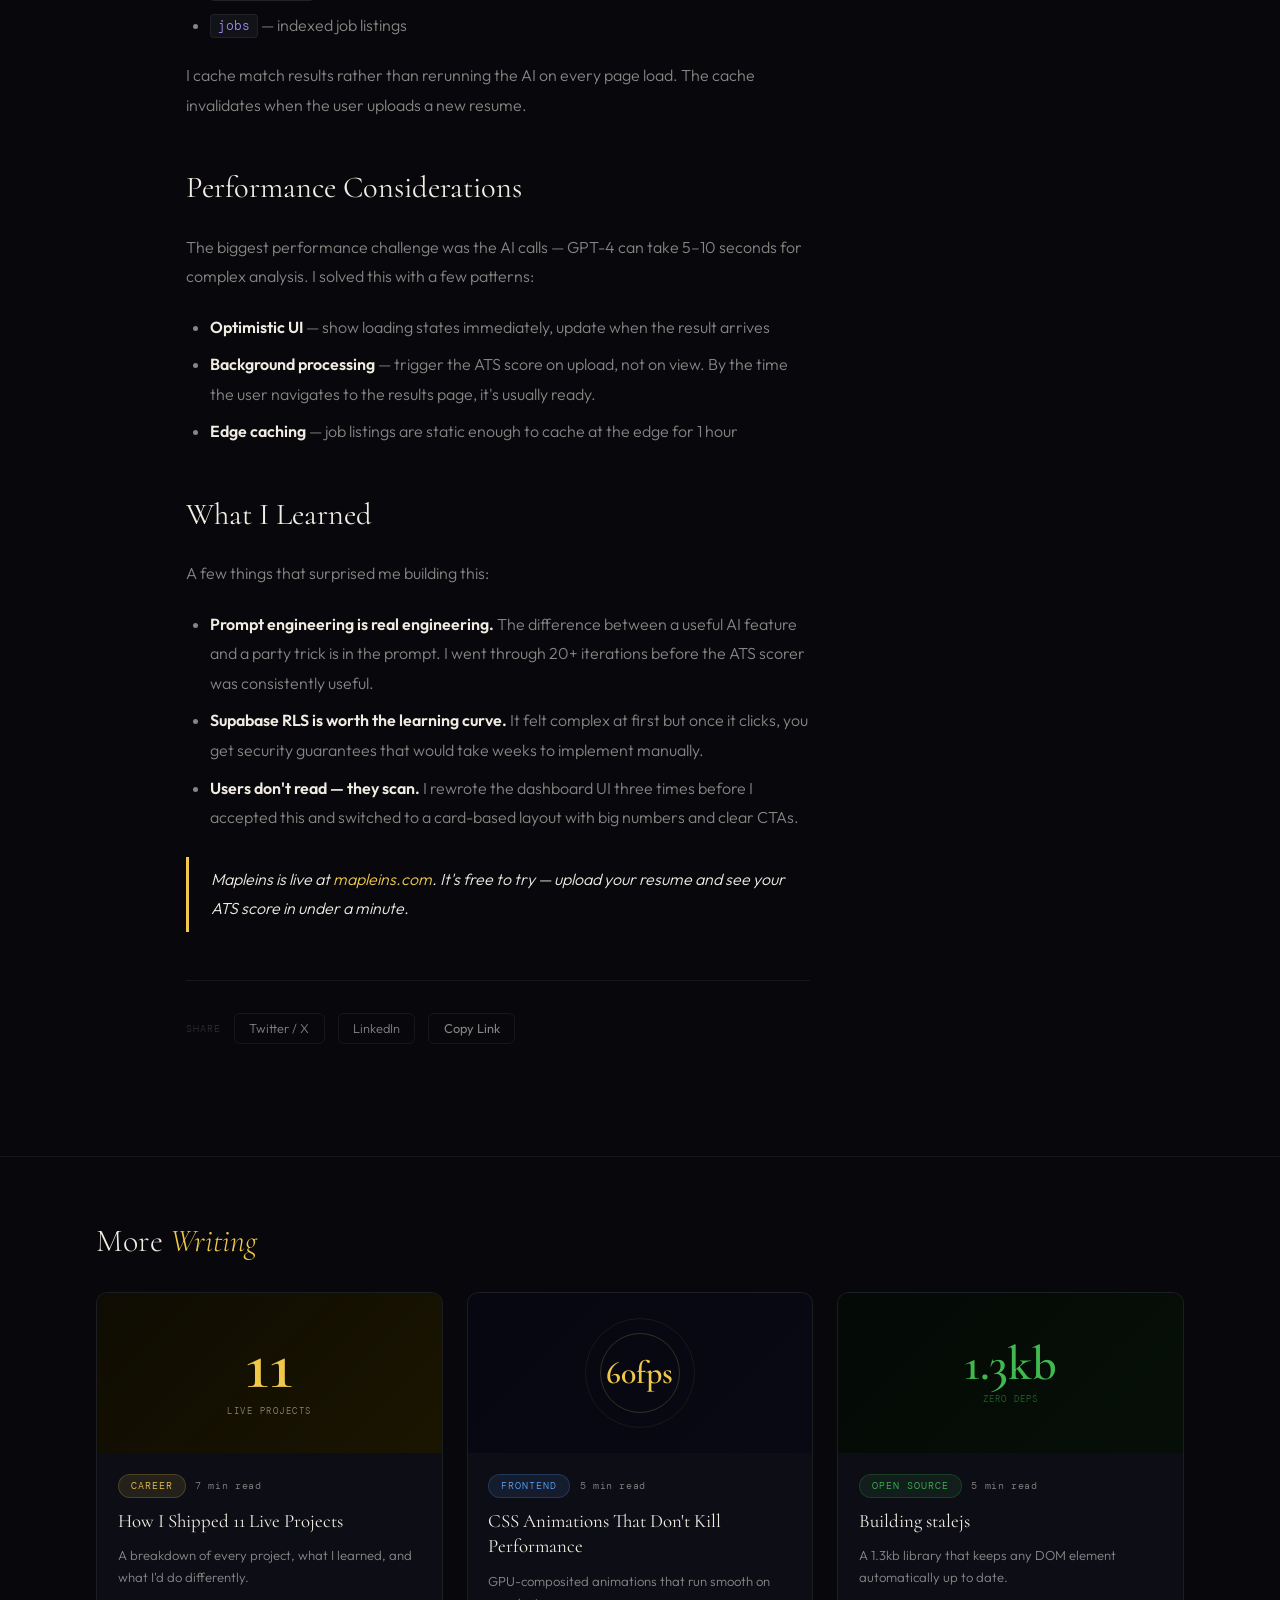
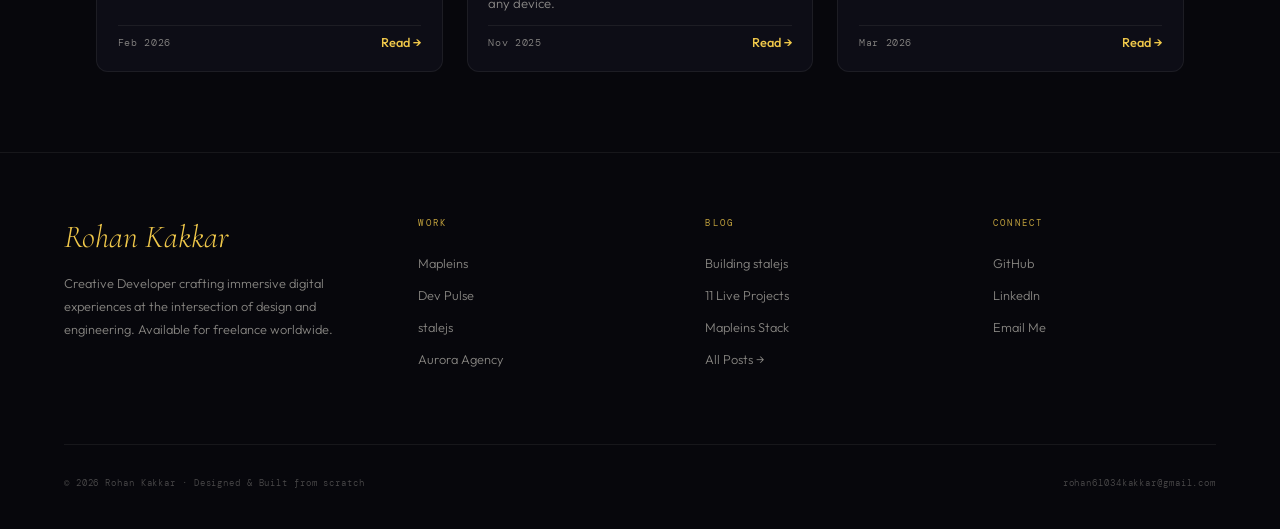
<file: blog/mapleins-stack.html>
<!DOCTYPE html>
<html lang="en">
<head>
<meta charset="UTF-8">
<meta name="viewport" content="width=device-width, initial-scale=1.0">
<title>The Full Stack Behind Mapleins — Rohan Kakkar</title>
<meta name="description" content="How I built ATS resume scoring, 15+ tailored matches, and interview prep using Next.js, Supabase, and AI on Canada's job platform.">
<meta name="author" content="Rohan Kakkar">
<meta name="robots" content="index, follow">
<link rel="canonical" href="https://rohankakkar.com/blog/mapleins-stack.html">
<meta property="og:type" content="article">
<meta property="og:title" content="The Full Stack Behind Mapleins — Canada's AI Job Platform">
<meta property="og:description" content="How I built ATS resume scoring, 15+ tailored matches, and interview prep using Next.js and Supabase.">
<meta property="og:site_name" content="Rohan Kakkar">
<meta property="og:image" content="https://rohankakkar.com/og-blog.png">
<meta property="og:image:width" content="1200">
<meta property="og:image:height" content="630">
<meta name="twitter:card" content="summary_large_image">
<meta name="twitter:title" content="The Full Stack Behind Mapleins — Canada's AI Job Platform">
<meta name="twitter:description" content="How I built ATS resume scoring, 15+ tailored matches, and interview prep using Next.js and Supabase.">
<meta name="twitter:image" content="https://rohankakkar.com/og-blog.png">
<script type="application/ld+json">
{
  "@context": "https://schema.org",
  "@type": "BlogPosting",
  "headline": "The Full Stack Behind Mapleins — Canada's AI Job Platform",
  "url": "https://rohankakkar.com/blog/mapleins-stack.html",
  "datePublished": "2026-01-15",
  "description": "How I built ATS resume scoring, 15+ tailored matches, and interview prep using Next.js and Supabase.",
  "image": "https://rohankakkar.com/og-blog.png",
  "author": { "@type": "Person", "name": "Rohan Kakkar", "url": "https://rohankakkar.com" },
  "publisher": { "@type": "Person", "name": "Rohan Kakkar", "url": "https://rohankakkar.com" },
  "keywords": ["Next.js", "Supabase", "AI", "Machine Learning", "Mapleins", "Canada", "Job Platform"],
  "dateModified": "2026-01-15",
  "mainEntityOfPage": { "@type": "WebPage", "@id": "https://rohankakkar.com/blog/mapleins-stack.html" },
  "articleSection": "Frontend"
}
</script>
<script type="application/ld+json">
{
  "@context": "https://schema.org",
  "@type": "BreadcrumbList",
  "itemListElement": [
    { "@type": "ListItem", "position": 1, "name": "Home", "item": "https://rohankakkar.com/" },
    { "@type": "ListItem", "position": 2, "name": "Blog", "item": "https://rohankakkar.com/blog.html" },
    { "@type": "ListItem", "position": 3, "name": "The Full Stack Behind Mapleins", "item": "https://rohankakkar.com/blog/mapleins-stack.html" }
  ]
}
</script>
<link href="https://fonts.googleapis.com/css2?family=Cormorant:ital,wght@0,300;0,400;0,600;1,300;1,400&family=Outfit:wght@300;400;500;600&family=DM+Mono:wght@300;400&display=swap" rel="stylesheet">
<link rel="stylesheet" href="../styles.css">
<link rel="stylesheet" href="../blog.css">
</head>
<body>

<div id="cur"></div>
<div id="cur2"></div>
<canvas id="stars"></canvas>

<nav id="nav">
  <a href="../index.html" class="nav-logo">R<em>.</em>Kakkar</a>
  <ul class="nav-links">
    <li><a href="../index.html#about" class="tx-swap"><span class="tx-a">About</span><span class="tx-b">Who I am</span></a></li>
    <li><a href="../index.html#skills" class="tx-swap"><span class="tx-a">Skills</span><span class="tx-b">What I use</span></a></li>
    <li><a href="../index.html#projects" class="tx-swap"><span class="tx-a">Work</span><span class="tx-b">What I built</span></a></li>
    <li><a href="../index.html#experience" class="tx-swap"><span class="tx-a">Journey</span><span class="tx-b">How I grew</span></a></li>
    <li><a href="../blog.html" class="blog-nav-active tx-swap"><span class="tx-a">Blog</span><span class="tx-b">How I think</span></a></li>
    <li><a href="../index.html#contact" class="tx-swap"><span class="tx-a">Contact</span><span class="tx-b">Let's talk</span></a></li>
  </ul>
  <a href="mailto:rohan61034kakkar@gmail.com" class="nav-btn">
    <div class="nav-dot"></div>Available
  </a>
</nav>
<div class="ham" id="ham" onclick="toggleMenu()"><span></span><span></span><span></span></div>
<div class="mob-menu" id="mobMenu">
  <a href="../index.html#about" onclick="toggleMenu()">About</a>
  <a href="../index.html#skills" onclick="toggleMenu()">Skills</a>
  <a href="../index.html#projects" onclick="toggleMenu()">Work</a>
  <a href="../index.html#experience" onclick="toggleMenu()">Journey</a>
  <a href="../blog.html" onclick="toggleMenu()">Blog</a>
  <a href="../index.html#contact" onclick="toggleMenu()">Contact</a>
</div>

<div class="post-wrap">
  <main class="post-main">

    <div class="post-cat-row">
      <span class="bcat bcat-frontend">Frontend</span>
      <span class="bmeta-sep">·</span>
      <span class="bread-time">8 min read</span>
      <span class="bmeta-sep">·</span>
      <span class="bdate">January 2026</span>
    </div>

    <h1 class="post-title">The Full Stack Behind Mapleins — Canada's AI Job Platform</h1>

    <div class="post-byline">
      <div class="post-avatar">RK</div>
      <div>
        <div class="post-author-name">Rohan Kakkar</div>
        <div class="post-author-sub">Full-Stack Developer · rohankakkar.com</div>
      </div>
    </div>

    <div class="post-body">

      <p>The Canadian job market has a specific problem. Most job boards are designed for the US market and surface irrelevant roles, or they're government portals that haven't been updated since 2011. Job seekers are left uploading their resume to five different sites and hearing nothing back.</p>

      <p>Mapleins is my attempt to fix that — a platform that combines ATS resume scoring, AI-powered job matching, and interview prep, built specifically for the Canadian market. Here's how it's built.</p>

      <h2 id="the-stack">The Stack</h2>

      <p>The core technologies:</p>

      <ul>
        <li><strong>Next.js 14</strong> (App Router) — for the frontend and API routes</li>
        <li><strong>Supabase</strong> — PostgreSQL database, auth, realtime, and storage</li>
        <li><strong>OpenAI API</strong> — for resume analysis and job match scoring</li>
        <li><strong>Vercel</strong> — deployment and edge functions</li>
        <li><strong>Tailwind CSS</strong> — styling</li>
      </ul>

      <p>I chose Next.js App Router because the platform needed both server-side rendering for SEO and client-side interactivity for the dashboard. Supabase was the obvious choice for the database layer — the Postgres extension ecosystem and built-in auth saved weeks of work.</p>

      <h2 id="ats-scoring">ATS Resume Scoring</h2>

      <p>The ATS (Applicant Tracking System) scorer is the core feature. Most large companies don't read your resume — a system does first. If your resume doesn't match the job description keywords, you're filtered out before a human sees it.</p>

      <p>The Mapleins scorer works like this:</p>

      <ol>
        <li>User uploads their resume (PDF or DOCX)</li>
        <li>We extract the text using a serverless function</li>
        <li>We send the resume text + job description to GPT-4 with a structured prompt</li>
        <li>GPT returns a JSON score with category breakdowns and specific improvement suggestions</li>
        <li>We store the score in Supabase and display it in the dashboard</li>
      </ol>

      <p>The prompt engineering here matters a lot. Generic "rate this resume" prompts return garbage. I spent time crafting a prompt that evaluates: keyword match percentage, skills gap analysis, formatting quality, and impact language (did they use numbers and outcomes?). The response schema is typed and validated before it hits the database.</p>

      <h2 id="job-matching">AI Job Matching</h2>

      <p>The matching system generates 15+ curated job recommendations per user based on their resume profile. This isn't just keyword matching — the AI reads the resume holistically and matches it against job descriptions we've indexed from Canadian job boards.</p>

      <p>The matching pipeline:</p>

      <pre><code>// Simplified matching logic
const userProfile = await extractProfile(resumeText)
const jobs = await supabase
  .from('jobs')
  .select('*')
  .eq('country', 'CA')
  .limit(200)

const scored = await Promise.all(
  jobs.map(job => scoreMatch(userProfile, job))
)

return scored
  .sort((a, b) => b.score - a.score)
  .slice(0, 15)</code></pre>

      <p>We run the matching in parallel using <code>Promise.all</code>, which keeps latency manageable even with 200 candidate jobs. The match score factors in role fit, location preference, experience level, and salary range when available.</p>

      <h2 id="auth-and-data">Auth & Data Architecture</h2>

      <p>Supabase Auth handles the entire authentication flow. I'm using Row Level Security (RLS) policies so users can only ever read and write their own data — no custom auth middleware needed.</p>

      <p>The database schema is straightforward:</p>

      <ul>
        <li><code>users</code> — extended profile from Supabase auth</li>
        <li><code>resumes</code> — stored file refs + extracted text</li>
        <li><code>ats_scores</code> — score history per resume</li>
        <li><code>job_matches</code> — cached match results</li>
        <li><code>jobs</code> — indexed job listings</li>
      </ul>

      <p>I cache match results rather than rerunning the AI on every page load. The cache invalidates when the user uploads a new resume.</p>

      <h2 id="performance">Performance Considerations</h2>

      <p>The biggest performance challenge was the AI calls — GPT-4 can take 5–10 seconds for complex analysis. I solved this with a few patterns:</p>

      <ul>
        <li><strong>Optimistic UI</strong> — show loading states immediately, update when the result arrives</li>
        <li><strong>Background processing</strong> — trigger the ATS score on upload, not on view. By the time the user navigates to the results page, it's usually ready.</li>
        <li><strong>Edge caching</strong> — job listings are static enough to cache at the edge for 1 hour</li>
      </ul>

      <h2 id="what-i-learned">What I Learned</h2>

      <p>A few things that surprised me building this:</p>

      <ul>
        <li><strong>Prompt engineering is real engineering.</strong> The difference between a useful AI feature and a party trick is in the prompt. I went through 20+ iterations before the ATS scorer was consistently useful.</li>
        <li><strong>Supabase RLS is worth the learning curve.</strong> It felt complex at first but once it clicks, you get security guarantees that would take weeks to implement manually.</li>
        <li><strong>Users don't read — they scan.</strong> I rewrote the dashboard UI three times before I accepted this and switched to a card-based layout with big numbers and clear CTAs.</li>
      </ul>

      <blockquote>Mapleins is live at <a href="https://www.mapleins.com" target="_blank">mapleins.com</a>. It's free to try — upload your resume and see your ATS score in under a minute.</blockquote>

    </div>

    <div class="post-share">
      <span class="post-share-lbl">Share</span>
      <a class="share-btn" href="https://twitter.com/intent/tweet?text=The+Full+Stack+Behind+Mapleins&url=https://rohankakkar.com/blog/mapleins-stack.html" target="_blank">Twitter / X</a>
      <a class="share-btn" href="https://www.linkedin.com/sharing/share-offsite/?url=https://rohankakkar.com/blog/mapleins-stack.html" target="_blank">LinkedIn</a>
      <button class="share-btn" onclick="navigator.clipboard.writeText(location.href);this.textContent='Copied!';setTimeout(()=>this.textContent='Copy Link',2000)">Copy Link</button>
    </div>

  </main>

  <aside class="post-toc">
    <div class="toc-title">On This Page</div>
    <ul class="toc-list">
      <li><a href="#the-stack">The Stack</a></li>
      <li><a href="#ats-scoring">ATS Resume Scoring</a></li>
      <li><a href="#job-matching">AI Job Matching</a></li>
      <li><a href="#auth-and-data">Auth & Data</a></li>
      <li><a href="#performance">Performance</a></li>
      <li><a href="#what-i-learned">What I Learned</a></li>
    </ul>
  </aside>
</div>

<section class="post-related">
  <h2 class="post-related-h">More <em>Writing</em></h2>
  <div class="blog-grid" style="padding:0;">
    <article class="blog-card" data-cat="career">
      <a href="11-projects.html" class="bc-img-wrap">
        <div class="bc-img bc-img-career">
          <span class="bc-img-num">11</span>
          <span class="bc-img-sub">Live Projects</span>
        </div>
      </a>
      <div class="bc-body">
        <div class="bc-meta"><span class="bcat bcat-career">Career</span><span class="bread-time">7 min read</span></div>
        <h3 class="bc-title"><a href="11-projects.html">How I Shipped 11 Live Projects</a></h3>
        <p class="bc-excerpt">A breakdown of every project, what I learned, and what I'd do differently.</p>
        <div class="bc-footer"><span class="bdate">Feb 2026</span><a href="11-projects.html" class="bc-cta">Read →</a></div>
      </div>
    </article>
    <article class="blog-card" data-cat="frontend">
      <a href="css-animations.html" class="bc-img-wrap">
        <div class="bc-img bc-img-anim">
          <div class="bc-anim-ring"></div>
          <div class="bc-anim-ring bc-anim-ring2"></div>
          <span class="bc-anim-label">60fps</span>
        </div>
      </a>
      <div class="bc-body">
        <div class="bc-meta"><span class="bcat bcat-frontend">Frontend</span><span class="bread-time">5 min read</span></div>
        <h3 class="bc-title"><a href="css-animations.html">CSS Animations That Don't Kill Performance</a></h3>
        <p class="bc-excerpt">GPU-composited animations that run smooth on any device.</p>
        <div class="bc-footer"><span class="bdate">Nov 2025</span><a href="css-animations.html" class="bc-cta">Read →</a></div>
      </div>
    </article>
    <article class="blog-card" data-cat="open-source">
      <a href="stalejs.html" class="bc-img-wrap">
        <div class="bc-img bc-img-oss">
          <span class="bc-oss-size">1.3kb</span>
          <span class="bc-oss-label">zero deps</span>
        </div>
      </a>
      <div class="bc-body">
        <div class="bc-meta"><span class="bcat bcat-oss">Open Source</span><span class="bread-time">5 min read</span></div>
        <h3 class="bc-title"><a href="stalejs.html">Building stalejs</a></h3>
        <p class="bc-excerpt">A 1.3kb library that keeps any DOM element automatically up to date.</p>
        <div class="bc-footer"><span class="bdate">Mar 2026</span><a href="stalejs.html" class="bc-cta">Read →</a></div>
      </div>
    </article>
  </div>
</section>

<footer>
  <div class="ft-grid">
    <div>
      <span class="ft-brand">Rohan Kakkar</span>
      <p class="ft-bio">Creative Developer crafting immersive digital experiences at the intersection of design and engineering. Available for freelance worldwide.</p>
    </div>
    <div class="ft-col"><h4>Work</h4><ul>
      <li><a href="https://www.mapleins.com" target="_blank">Mapleins</a></li>
      <li><a href="https://dev-pulse-rose.vercel.app/" target="_blank">Dev Pulse</a></li>
      <li><a href="https://github.com/kptaan13/stalejs" target="_blank">stalejs</a></li>
      <li><a href="https://kptaan13-aurora-agency.netlify.app/" target="_blank">Aurora Agency</a></li>
    </ul></div>
    <div class="ft-col"><h4>Blog</h4><ul>
      <li><a href="stalejs.html">Building stalejs</a></li>
      <li><a href="11-projects.html">11 Live Projects</a></li>
      <li><a href="mapleins-stack.html">Mapleins Stack</a></li>
      <li><a href="../blog.html">All Posts →</a></li>
    </ul></div>
    <div class="ft-col"><h4>Connect</h4><ul>
      <li><a href="https://github.com/kptaan13" target="_blank">GitHub</a></li>
      <li><a href="https://www.linkedin.com/in/thekrohankakkar/" target="_blank">LinkedIn</a></li>
      <li><a href="mailto:rohan61034kakkar@gmail.com">Email Me</a></li>
    </ul></div>
  </div>
  <div class="ft-bottom">
    <span class="ft-copy">© 2026 Rohan Kakkar · Designed &amp; Built from scratch</span>
    <span class="ft-copy">rohan61034kakkar@gmail.com</span>
  </div>
</footer>

<script src="../script.js" defer></script>
<script>
function toggleMenu(){
  document.getElementById('ham').classList.toggle('open');
  document.getElementById('mobMenu').classList.toggle('open');
}
window.addEventListener('scroll', () => {
  document.getElementById('nav').classList.toggle('scrolled', window.scrollY > 40);
  document.querySelectorAll('.post-body h2,.post-body h3').forEach(h => {
    const a = document.querySelector('.toc-list a[href="#' + h.id + '"]');
    if (!a) return;
    const rect = h.getBoundingClientRect();
    a.classList.toggle('toc-active', rect.top < 120 && rect.top > -200);
  });
});
</script>
</body>
</html>
</file>
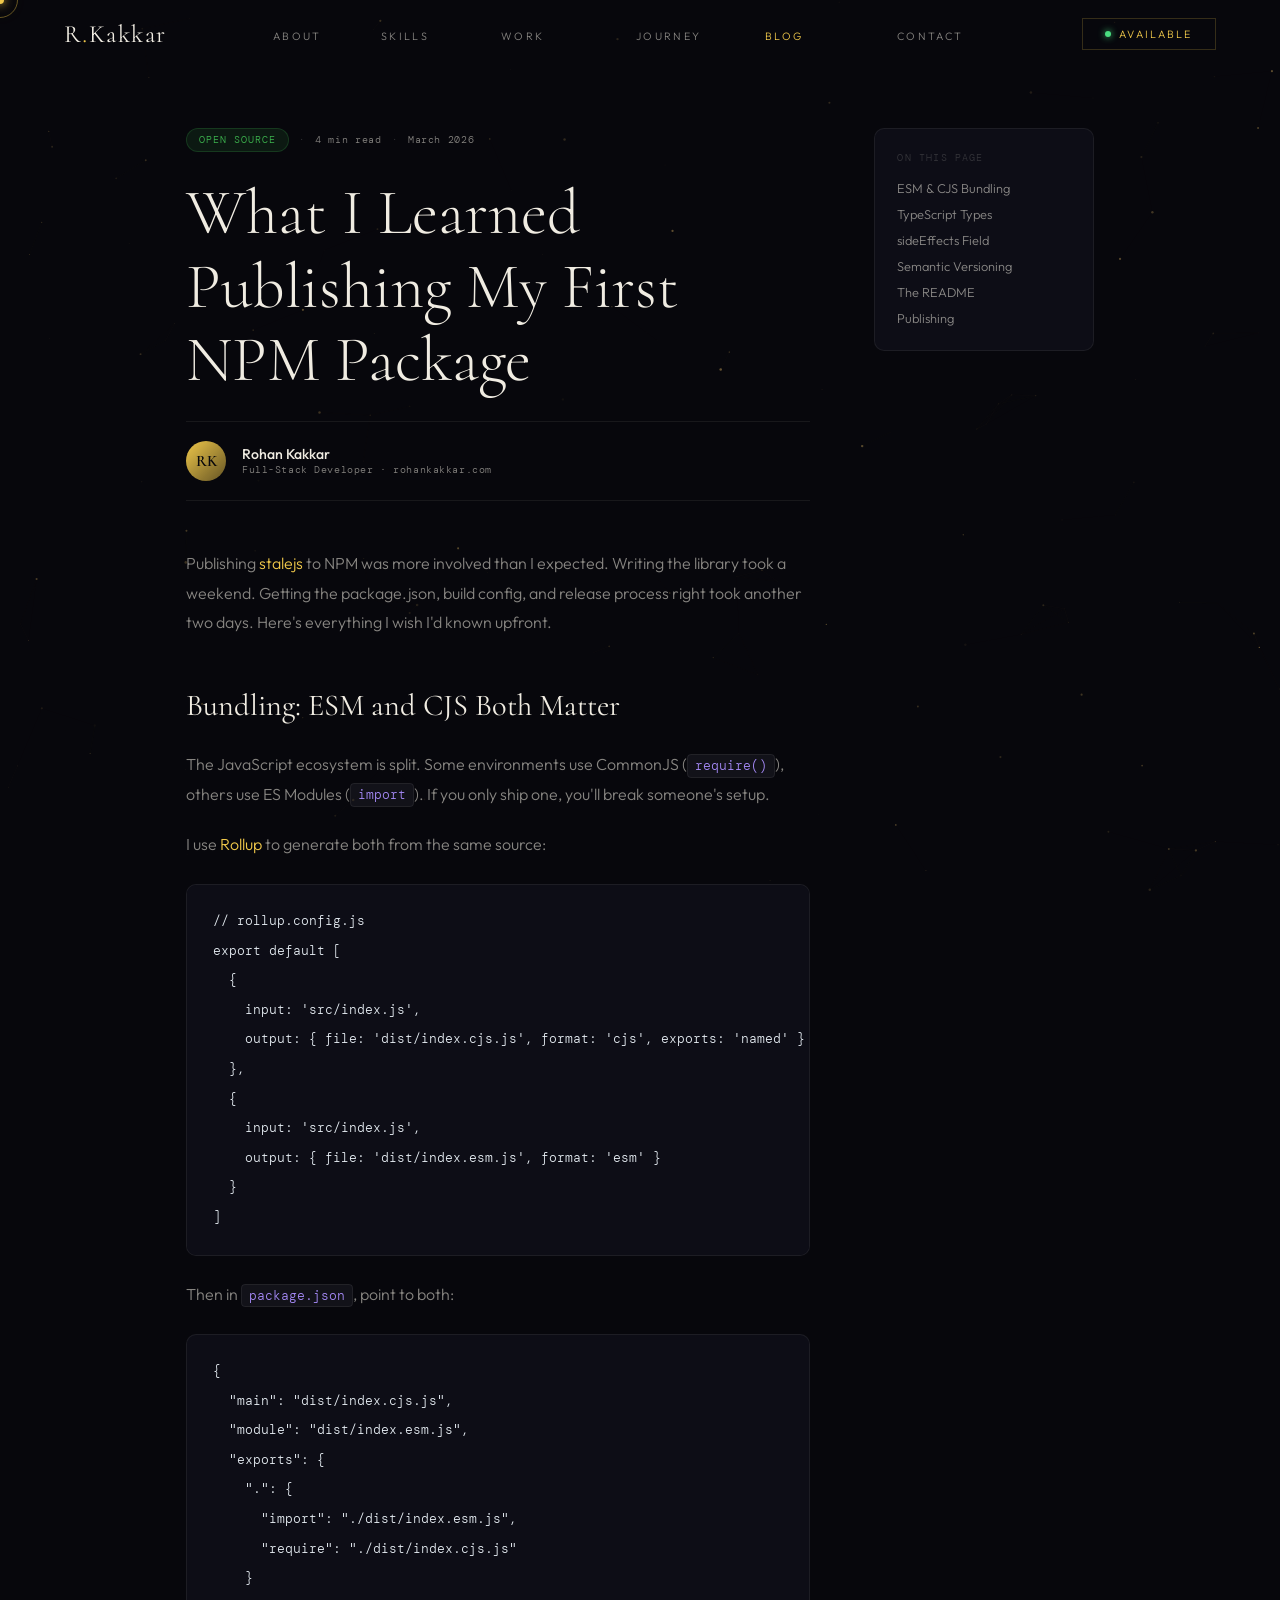
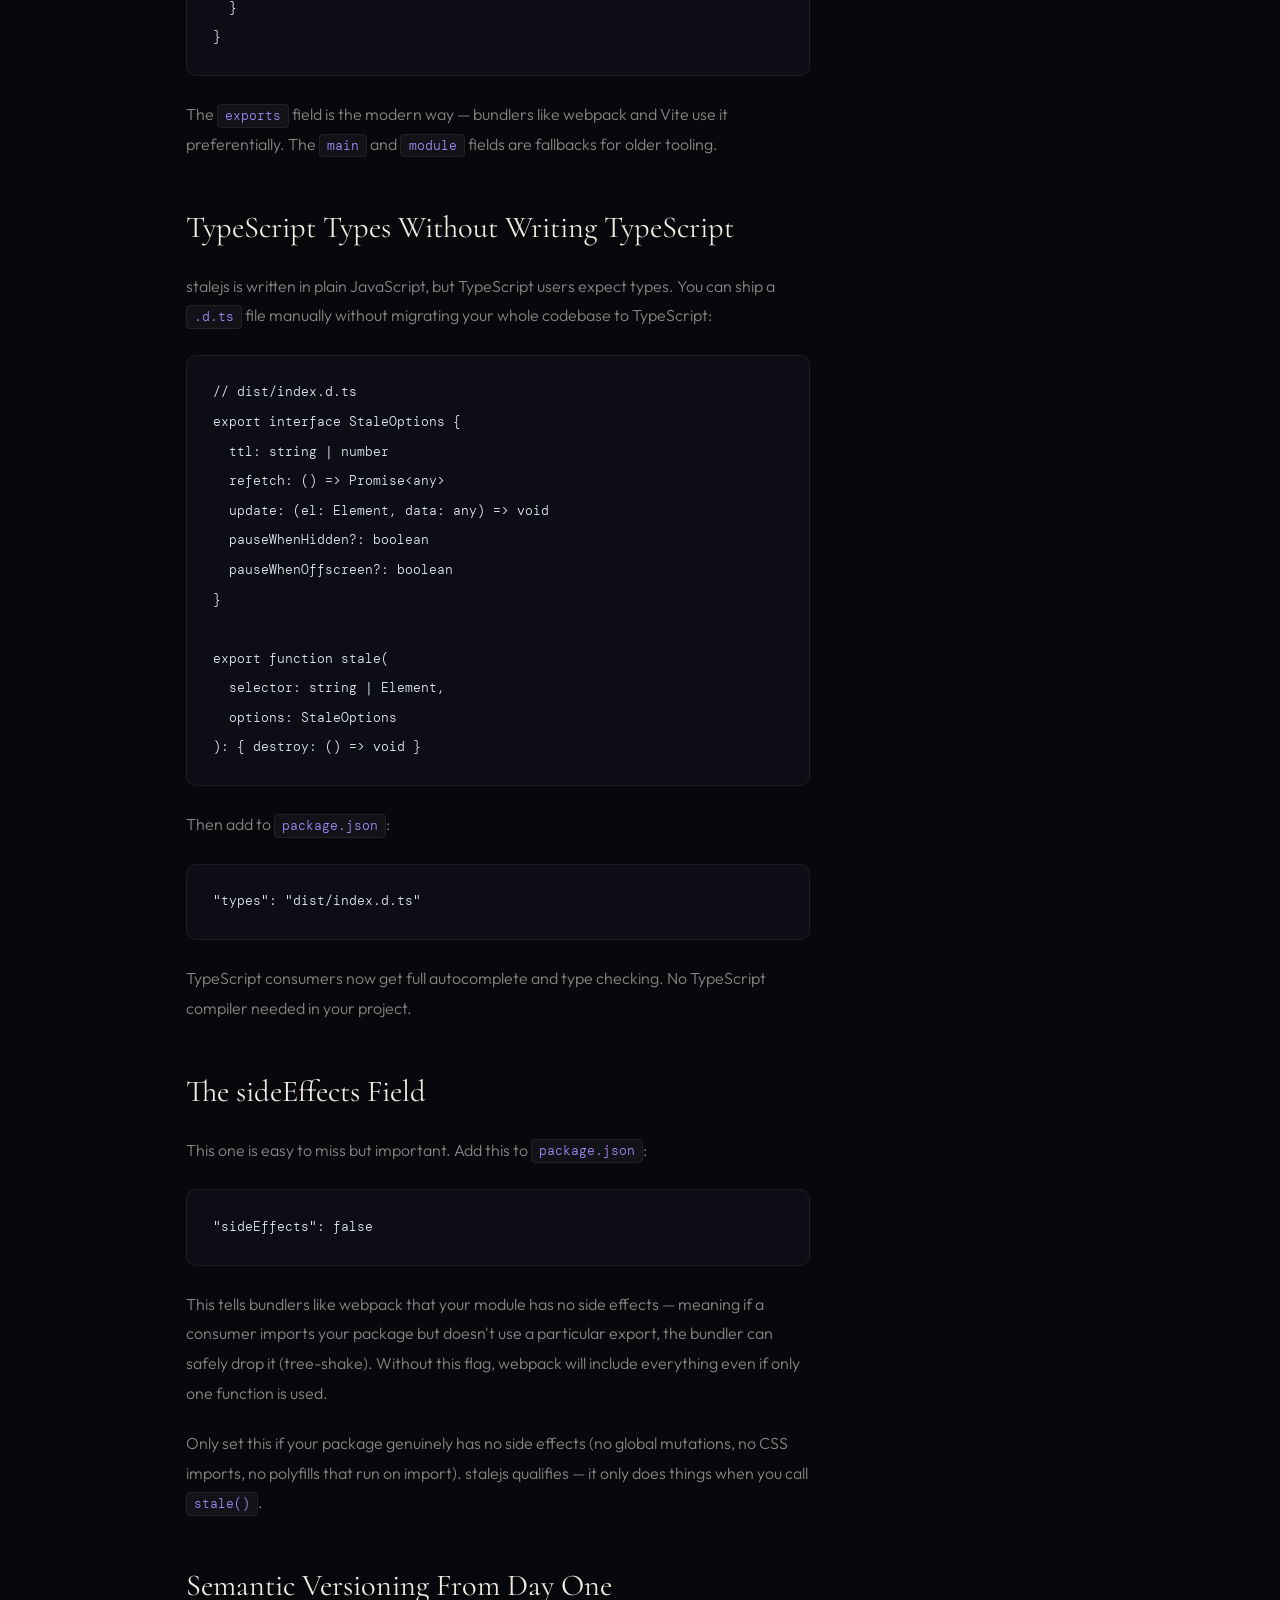
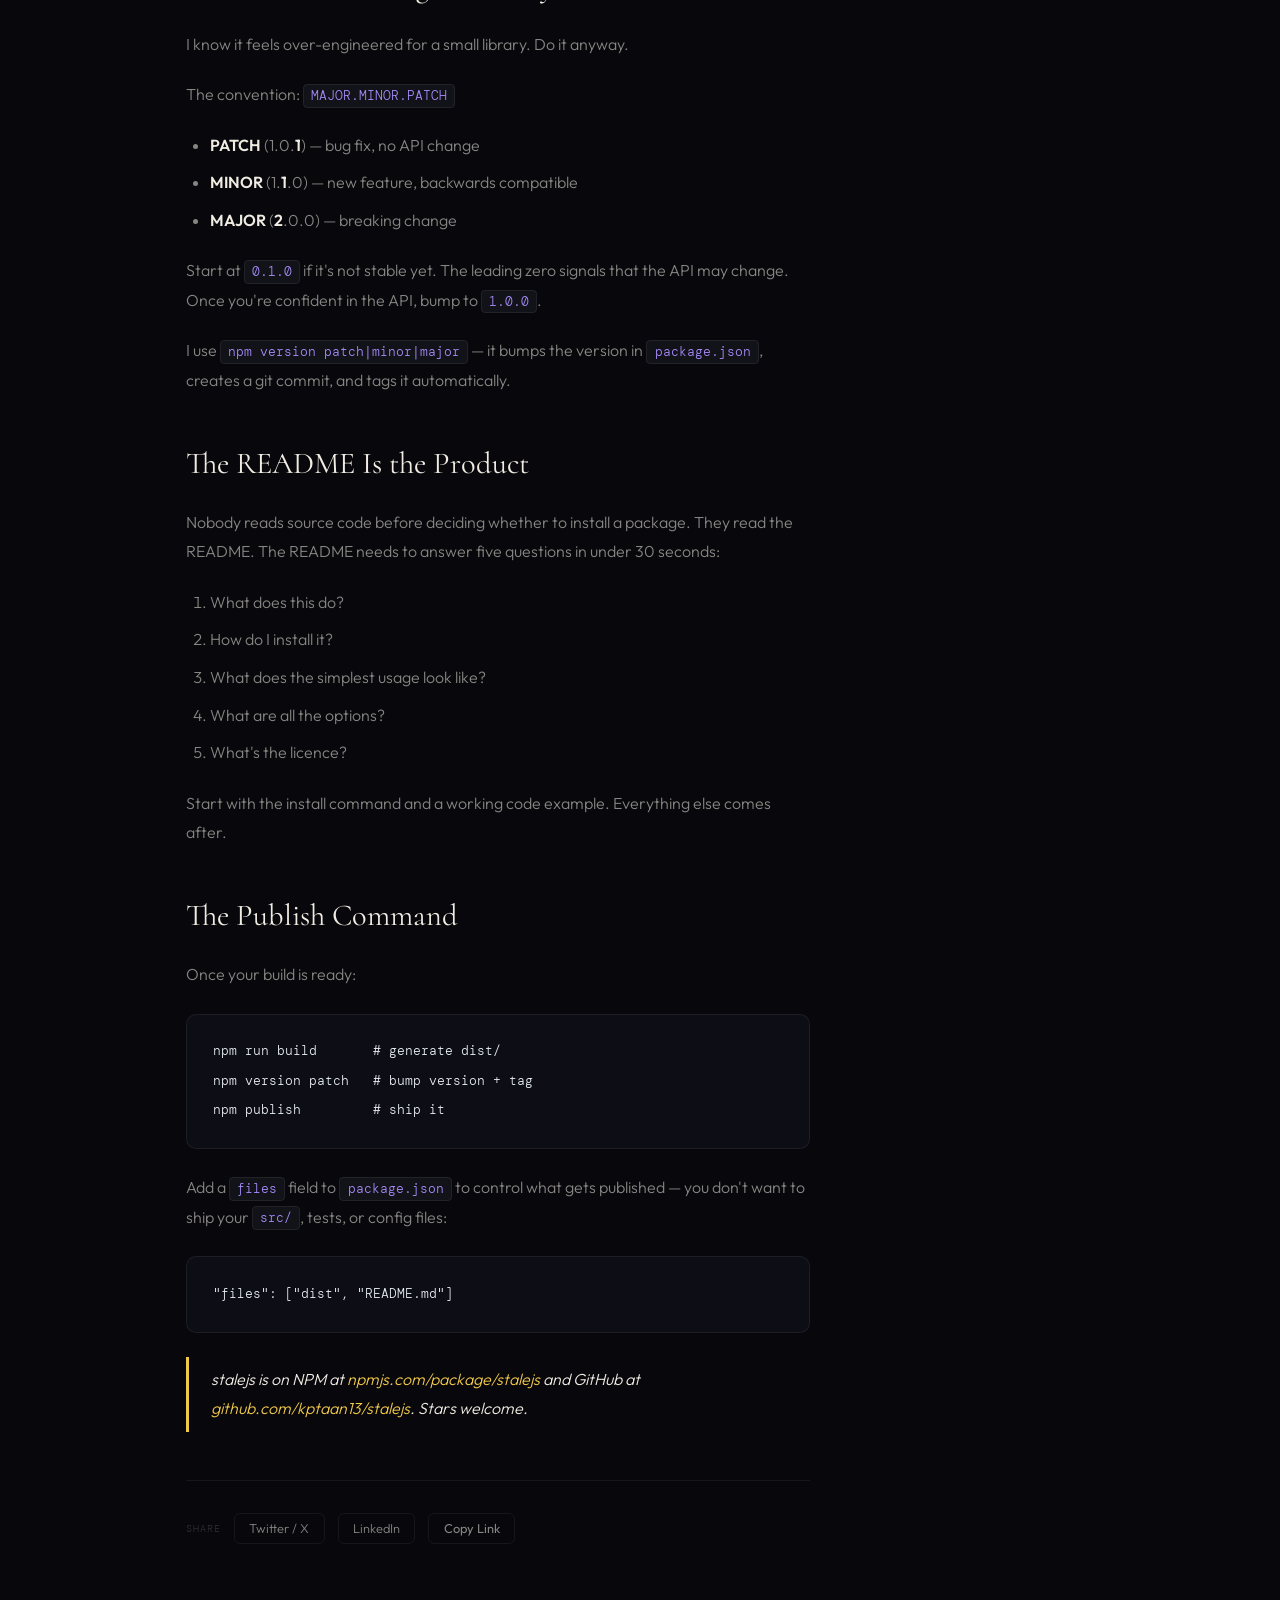
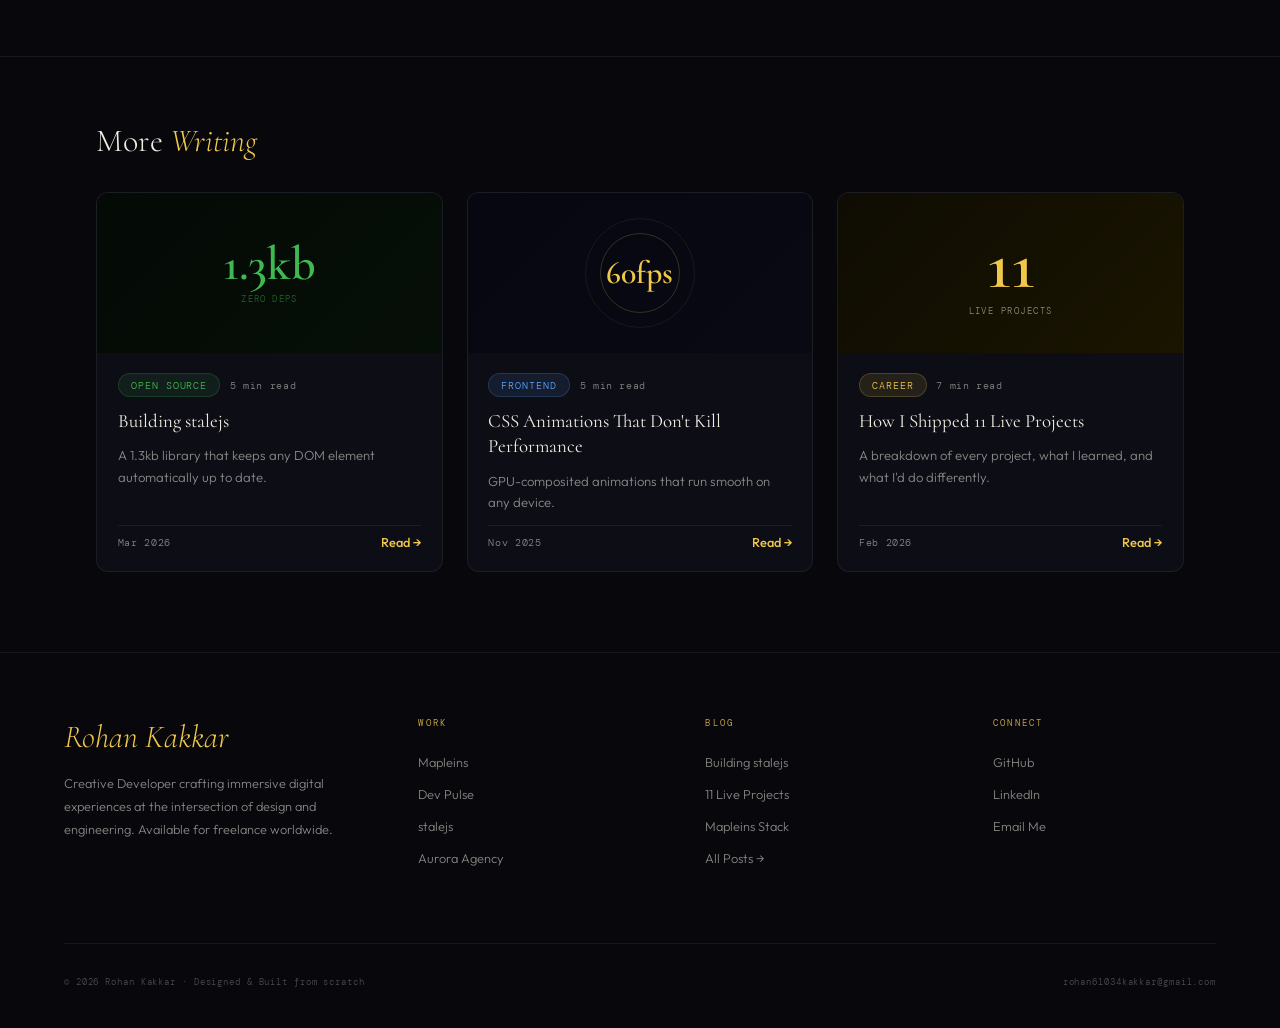
<file: blog/npm-package.html>
<!DOCTYPE html>
<html lang="en">
<head>
<meta charset="UTF-8">
<meta name="viewport" content="width=device-width, initial-scale=1.0">
<title>What I Learned Publishing My First NPM Package — Rohan Kakkar</title>
<meta name="description" content="Bundling, tree-shaking, TypeScript types, semantic versioning — everything nobody tells you before you publish your first NPM package.">
<meta name="author" content="Rohan Kakkar">
<meta name="robots" content="index, follow">
<link rel="canonical" href="https://rohankakkar.com/blog/npm-package.html">
<meta property="og:type" content="article">
<meta property="og:title" content="What I Learned Publishing My First NPM Package">
<meta property="og:description" content="Bundling, tree-shaking, TypeScript types, semantic versioning — everything nobody tells you upfront.">
<meta property="og:site_name" content="Rohan Kakkar">
<meta property="og:image" content="https://rohankakkar.com/og-blog.png">
<meta property="og:image:width" content="1200">
<meta property="og:image:height" content="630">
<meta name="twitter:card" content="summary_large_image">
<meta name="twitter:title" content="What I Learned Publishing My First NPM Package">
<meta name="twitter:description" content="Bundling, tree-shaking, TypeScript types, semantic versioning — everything nobody tells you upfront.">
<meta name="twitter:image" content="https://rohankakkar.com/og-blog.png">
<script type="application/ld+json">
{
  "@context": "https://schema.org",
  "@type": "BlogPosting",
  "headline": "What I Learned Publishing My First NPM Package",
  "url": "https://rohankakkar.com/blog/npm-package.html",
  "datePublished": "2026-03-15",
  "description": "Bundling, tree-shaking, TypeScript types, semantic versioning — everything nobody tells you before you publish your first NPM package.",
  "image": "https://rohankakkar.com/og-blog.png",
  "author": { "@type": "Person", "name": "Rohan Kakkar", "url": "https://rohankakkar.com" },
  "publisher": { "@type": "Person", "name": "Rohan Kakkar", "url": "https://rohankakkar.com" },
  "keywords": ["NPM", "Open Source", "JavaScript", "Bundling", "Rollup", "TypeScript", "stalejs"],
  "dateModified": "2026-03-15",
  "mainEntityOfPage": { "@type": "WebPage", "@id": "https://rohankakkar.com/blog/npm-package.html" },
  "articleSection": "Open Source"
}
</script>
<script type="application/ld+json">
{
  "@context": "https://schema.org",
  "@type": "BreadcrumbList",
  "itemListElement": [
    { "@type": "ListItem", "position": 1, "name": "Home", "item": "https://rohankakkar.com/" },
    { "@type": "ListItem", "position": 2, "name": "Blog", "item": "https://rohankakkar.com/blog.html" },
    { "@type": "ListItem", "position": 3, "name": "Publishing My First NPM Package", "item": "https://rohankakkar.com/blog/npm-package.html" }
  ]
}
</script>
<link href="https://fonts.googleapis.com/css2?family=Cormorant:ital,wght@0,300;0,400;0,600;1,300;1,400&family=Outfit:wght@300;400;500;600&family=DM+Mono:wght@300;400&display=swap" rel="stylesheet">
<link rel="stylesheet" href="../styles.css">
<link rel="stylesheet" href="../blog.css">
</head>
<body>

<div id="cur"></div>
<div id="cur2"></div>
<canvas id="stars"></canvas>

<nav id="nav">
  <a href="../index.html" class="nav-logo">R<em>.</em>Kakkar</a>
  <ul class="nav-links">
    <li><a href="../index.html#about" class="tx-swap"><span class="tx-a">About</span><span class="tx-b">Who I am</span></a></li>
    <li><a href="../index.html#skills" class="tx-swap"><span class="tx-a">Skills</span><span class="tx-b">What I use</span></a></li>
    <li><a href="../index.html#projects" class="tx-swap"><span class="tx-a">Work</span><span class="tx-b">What I built</span></a></li>
    <li><a href="../index.html#experience" class="tx-swap"><span class="tx-a">Journey</span><span class="tx-b">How I grew</span></a></li>
    <li><a href="../blog.html" class="blog-nav-active tx-swap"><span class="tx-a">Blog</span><span class="tx-b">How I think</span></a></li>
    <li><a href="../index.html#contact" class="tx-swap"><span class="tx-a">Contact</span><span class="tx-b">Let's talk</span></a></li>
  </ul>
  <a href="mailto:rohan61034kakkar@gmail.com" class="nav-btn">
    <div class="nav-dot"></div>Available
  </a>
</nav>
<div class="ham" id="ham" onclick="toggleMenu()"><span></span><span></span><span></span></div>
<div class="mob-menu" id="mobMenu">
  <a href="../index.html#about" onclick="toggleMenu()">About</a>
  <a href="../index.html#skills" onclick="toggleMenu()">Skills</a>
  <a href="../index.html#projects" onclick="toggleMenu()">Work</a>
  <a href="../index.html#experience" onclick="toggleMenu()">Journey</a>
  <a href="../blog.html" onclick="toggleMenu()">Blog</a>
  <a href="../index.html#contact" onclick="toggleMenu()">Contact</a>
</div>

<div class="post-wrap">
  <main class="post-main">

    <div class="post-cat-row">
      <span class="bcat bcat-oss">Open Source</span>
      <span class="bmeta-sep">·</span>
      <span class="bread-time">4 min read</span>
      <span class="bmeta-sep">·</span>
      <span class="bdate">March 2026</span>
    </div>

    <h1 class="post-title">What I Learned Publishing My First NPM Package</h1>

    <div class="post-byline">
      <div class="post-avatar">RK</div>
      <div>
        <div class="post-author-name">Rohan Kakkar</div>
        <div class="post-author-sub">Full-Stack Developer · rohankakkar.com</div>
      </div>
    </div>

    <div class="post-body">

      <p>Publishing <a href="https://github.com/kptaan13/stalejs" target="_blank">stalejs</a> to NPM was more involved than I expected. Writing the library took a weekend. Getting the package.json, build config, and release process right took another two days. Here's everything I wish I'd known upfront.</p>

      <h2 id="bundling">Bundling: ESM and CJS Both Matter</h2>

      <p>The JavaScript ecosystem is split. Some environments use CommonJS (<code>require()</code>), others use ES Modules (<code>import</code>). If you only ship one, you'll break someone's setup.</p>

      <p>I use <a href="https://rollupjs.org" target="_blank">Rollup</a> to generate both from the same source:</p>

      <pre><code>// rollup.config.js
export default [
  {
    input: 'src/index.js',
    output: { file: 'dist/index.cjs.js', format: 'cjs', exports: 'named' }
  },
  {
    input: 'src/index.js',
    output: { file: 'dist/index.esm.js', format: 'esm' }
  }
]</code></pre>

      <p>Then in <code>package.json</code>, point to both:</p>

      <pre><code>{
  "main": "dist/index.cjs.js",
  "module": "dist/index.esm.js",
  "exports": {
    ".": {
      "import": "./dist/index.esm.js",
      "require": "./dist/index.cjs.js"
    }
  }
}</code></pre>

      <p>The <code>exports</code> field is the modern way — bundlers like webpack and Vite use it preferentially. The <code>main</code> and <code>module</code> fields are fallbacks for older tooling.</p>

      <h2 id="typescript-types">TypeScript Types Without Writing TypeScript</h2>

      <p>stalejs is written in plain JavaScript, but TypeScript users expect types. You can ship a <code>.d.ts</code> file manually without migrating your whole codebase to TypeScript:</p>

      <pre><code>// dist/index.d.ts
export interface StaleOptions {
  ttl: string | number
  refetch: () => Promise&lt;any&gt;
  update: (el: Element, data: any) => void
  pauseWhenHidden?: boolean
  pauseWhenOffscreen?: boolean
}

export function stale(
  selector: string | Element,
  options: StaleOptions
): { destroy: () => void }</code></pre>

      <p>Then add to <code>package.json</code>:</p>

      <pre><code>"types": "dist/index.d.ts"</code></pre>

      <p>TypeScript consumers now get full autocomplete and type checking. No TypeScript compiler needed in your project.</p>

      <h2 id="sideeffects">The sideEffects Field</h2>

      <p>This one is easy to miss but important. Add this to <code>package.json</code>:</p>

      <pre><code>"sideEffects": false</code></pre>

      <p>This tells bundlers like webpack that your module has no side effects — meaning if a consumer imports your package but doesn't use a particular export, the bundler can safely drop it (tree-shake). Without this flag, webpack will include everything even if only one function is used.</p>

      <p>Only set this if your package genuinely has no side effects (no global mutations, no CSS imports, no polyfills that run on import). stalejs qualifies — it only does things when you call <code>stale()</code>.</p>

      <h2 id="semver">Semantic Versioning From Day One</h2>

      <p>I know it feels over-engineered for a small library. Do it anyway.</p>

      <p>The convention: <code>MAJOR.MINOR.PATCH</code></p>

      <ul>
        <li><strong>PATCH</strong> (1.0.<strong>1</strong>) — bug fix, no API change</li>
        <li><strong>MINOR</strong> (1.<strong>1</strong>.0) — new feature, backwards compatible</li>
        <li><strong>MAJOR</strong> (<strong>2</strong>.0.0) — breaking change</li>
      </ul>

      <p>Start at <code>0.1.0</code> if it's not stable yet. The leading zero signals that the API may change. Once you're confident in the API, bump to <code>1.0.0</code>.</p>

      <p>I use <code>npm version patch|minor|major</code> — it bumps the version in <code>package.json</code>, creates a git commit, and tags it automatically.</p>

      <h2 id="readme">The README Is the Product</h2>

      <p>Nobody reads source code before deciding whether to install a package. They read the README. The README needs to answer five questions in under 30 seconds:</p>

      <ol>
        <li>What does this do?</li>
        <li>How do I install it?</li>
        <li>What does the simplest usage look like?</li>
        <li>What are all the options?</li>
        <li>What's the licence?</li>
      </ol>

      <p>Start with the install command and a working code example. Everything else comes after.</p>

      <h2 id="publishing">The Publish Command</h2>

      <p>Once your build is ready:</p>

      <pre><code>npm run build       # generate dist/
npm version patch   # bump version + tag
npm publish         # ship it</code></pre>

      <p>Add a <code>files</code> field to <code>package.json</code> to control what gets published — you don't want to ship your <code>src/</code>, tests, or config files:</p>

      <pre><code>"files": ["dist", "README.md"]</code></pre>

      <blockquote>stalejs is on NPM at <a href="https://www.npmjs.com/package/stalejs" target="_blank">npmjs.com/package/stalejs</a> and GitHub at <a href="https://github.com/kptaan13/stalejs" target="_blank">github.com/kptaan13/stalejs</a>. Stars welcome.</blockquote>

    </div>

    <div class="post-share">
      <span class="post-share-lbl">Share</span>
      <a class="share-btn" href="https://twitter.com/intent/tweet?text=What+I+Learned+Publishing+My+First+NPM+Package&url=https://rohankakkar.com/blog/npm-package.html" target="_blank">Twitter / X</a>
      <a class="share-btn" href="https://www.linkedin.com/sharing/share-offsite/?url=https://rohankakkar.com/blog/npm-package.html" target="_blank">LinkedIn</a>
      <button class="share-btn" onclick="navigator.clipboard.writeText(location.href);this.textContent='Copied!';setTimeout(()=>this.textContent='Copy Link',2000)">Copy Link</button>
    </div>

  </main>

  <aside class="post-toc">
    <div class="toc-title">On This Page</div>
    <ul class="toc-list">
      <li><a href="#bundling">ESM &amp; CJS Bundling</a></li>
      <li><a href="#typescript-types">TypeScript Types</a></li>
      <li><a href="#sideeffects">sideEffects Field</a></li>
      <li><a href="#semver">Semantic Versioning</a></li>
      <li><a href="#readme">The README</a></li>
      <li><a href="#publishing">Publishing</a></li>
    </ul>
  </aside>
</div>

<section class="post-related">
  <h2 class="post-related-h">More <em>Writing</em></h2>
  <div class="blog-grid" style="padding:0;">
    <article class="blog-card" data-cat="open-source">
      <a href="stalejs.html" class="bc-img-wrap">
        <div class="bc-img bc-img-oss">
          <span class="bc-oss-size">1.3kb</span>
          <span class="bc-oss-label">zero deps</span>
        </div>
      </a>
      <div class="bc-body">
        <div class="bc-meta"><span class="bcat bcat-oss">Open Source</span><span class="bread-time">5 min read</span></div>
        <h3 class="bc-title"><a href="stalejs.html">Building stalejs</a></h3>
        <p class="bc-excerpt">A 1.3kb library that keeps any DOM element automatically up to date.</p>
        <div class="bc-footer"><span class="bdate">Mar 2026</span><a href="stalejs.html" class="bc-cta">Read →</a></div>
      </div>
    </article>
    <article class="blog-card" data-cat="frontend">
      <a href="css-animations.html" class="bc-img-wrap">
        <div class="bc-img bc-img-anim">
          <div class="bc-anim-ring"></div>
          <div class="bc-anim-ring bc-anim-ring2"></div>
          <span class="bc-anim-label">60fps</span>
        </div>
      </a>
      <div class="bc-body">
        <div class="bc-meta"><span class="bcat bcat-frontend">Frontend</span><span class="bread-time">5 min read</span></div>
        <h3 class="bc-title"><a href="css-animations.html">CSS Animations That Don't Kill Performance</a></h3>
        <p class="bc-excerpt">GPU-composited animations that run smooth on any device.</p>
        <div class="bc-footer"><span class="bdate">Nov 2025</span><a href="css-animations.html" class="bc-cta">Read →</a></div>
      </div>
    </article>
    <article class="blog-card" data-cat="career">
      <a href="11-projects.html" class="bc-img-wrap">
        <div class="bc-img bc-img-career">
          <span class="bc-img-num">11</span>
          <span class="bc-img-sub">Live Projects</span>
        </div>
      </a>
      <div class="bc-body">
        <div class="bc-meta"><span class="bcat bcat-career">Career</span><span class="bread-time">7 min read</span></div>
        <h3 class="bc-title"><a href="11-projects.html">How I Shipped 11 Live Projects</a></h3>
        <p class="bc-excerpt">A breakdown of every project, what I learned, and what I'd do differently.</p>
        <div class="bc-footer"><span class="bdate">Feb 2026</span><a href="11-projects.html" class="bc-cta">Read →</a></div>
      </div>
    </article>
  </div>
</section>

<footer>
  <div class="ft-grid">
    <div>
      <span class="ft-brand">Rohan Kakkar</span>
      <p class="ft-bio">Creative Developer crafting immersive digital experiences at the intersection of design and engineering. Available for freelance worldwide.</p>
    </div>
    <div class="ft-col"><h4>Work</h4><ul>
      <li><a href="https://www.mapleins.com" target="_blank">Mapleins</a></li>
      <li><a href="https://dev-pulse-rose.vercel.app/" target="_blank">Dev Pulse</a></li>
      <li><a href="https://github.com/kptaan13/stalejs" target="_blank">stalejs</a></li>
      <li><a href="https://kptaan13-aurora-agency.netlify.app/" target="_blank">Aurora Agency</a></li>
    </ul></div>
    <div class="ft-col"><h4>Blog</h4><ul>
      <li><a href="stalejs.html">Building stalejs</a></li>
      <li><a href="11-projects.html">11 Live Projects</a></li>
      <li><a href="mapleins-stack.html">Mapleins Stack</a></li>
      <li><a href="../blog.html">All Posts →</a></li>
    </ul></div>
    <div class="ft-col"><h4>Connect</h4><ul>
      <li><a href="https://github.com/kptaan13" target="_blank">GitHub</a></li>
      <li><a href="https://www.linkedin.com/in/thekrohankakkar/" target="_blank">LinkedIn</a></li>
      <li><a href="mailto:rohan61034kakkar@gmail.com">Email Me</a></li>
    </ul></div>
  </div>
  <div class="ft-bottom">
    <span class="ft-copy">© 2026 Rohan Kakkar · Designed &amp; Built from scratch</span>
    <span class="ft-copy">rohan61034kakkar@gmail.com</span>
  </div>
</footer>

<script src="../script.js" defer></script>
<script>
function toggleMenu(){
  document.getElementById('ham').classList.toggle('open');
  document.getElementById('mobMenu').classList.toggle('open');
}
window.addEventListener('scroll', () => {
  document.getElementById('nav').classList.toggle('scrolled', window.scrollY > 40);
  document.querySelectorAll('.post-body h2,.post-body h3').forEach(h => {
    const a = document.querySelector('.toc-list a[href="#' + h.id + '"]');
    if (!a) return;
    const rect = h.getBoundingClientRect();
    a.classList.toggle('toc-active', rect.top < 120 && rect.top > -200);
  });
});
</script>
</body>
</html>
</file>
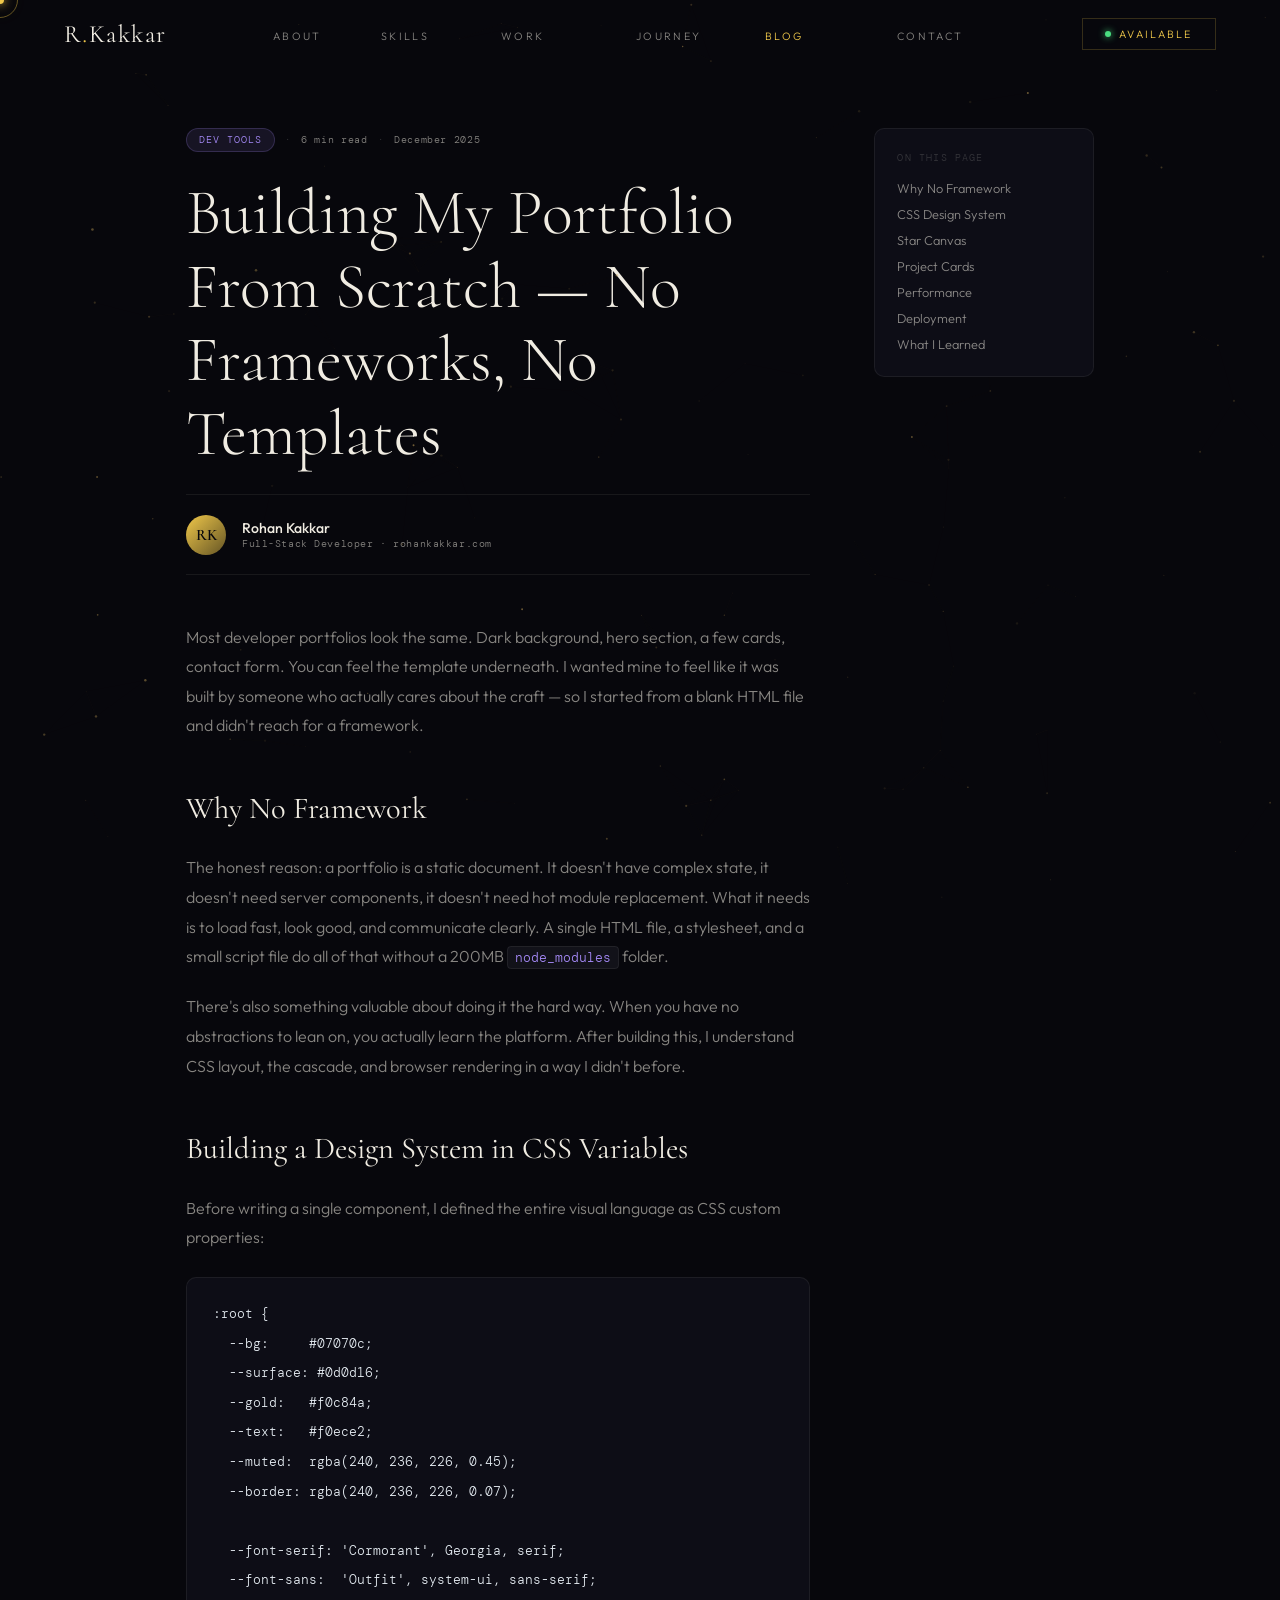
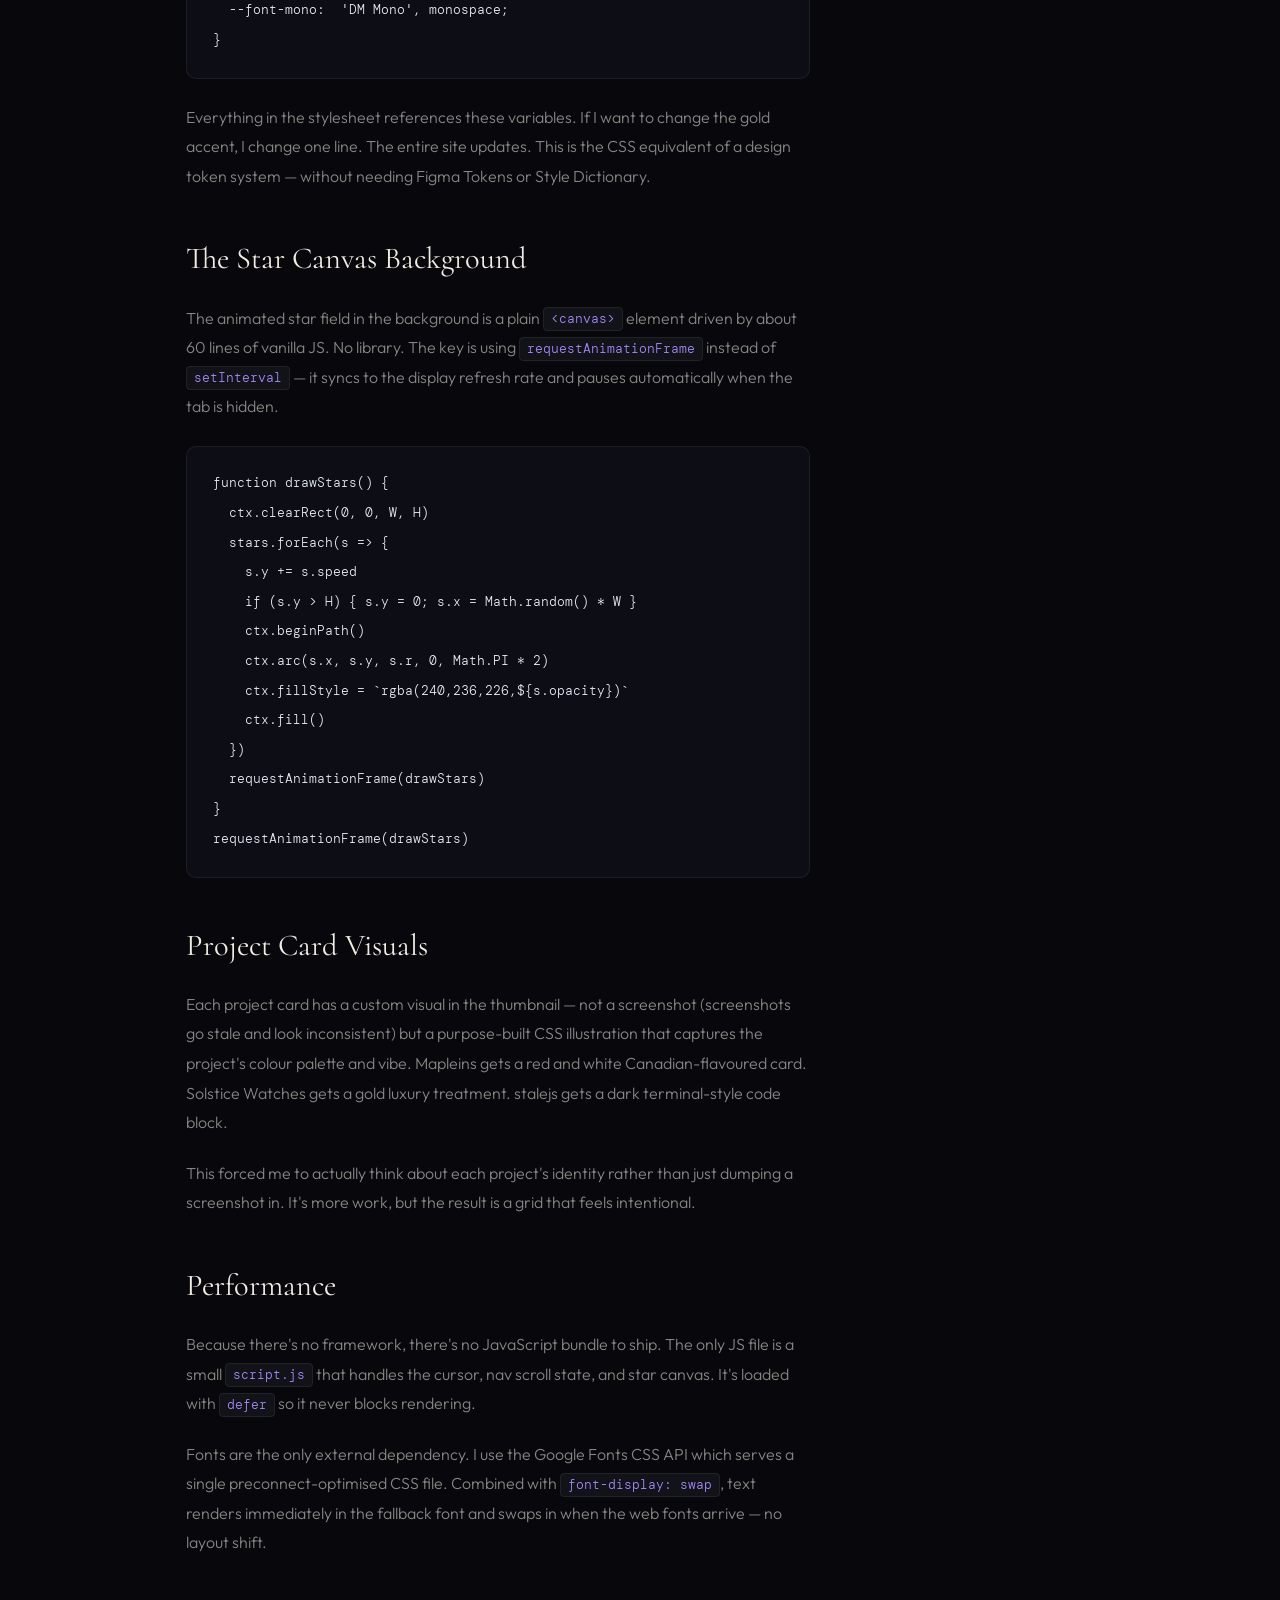
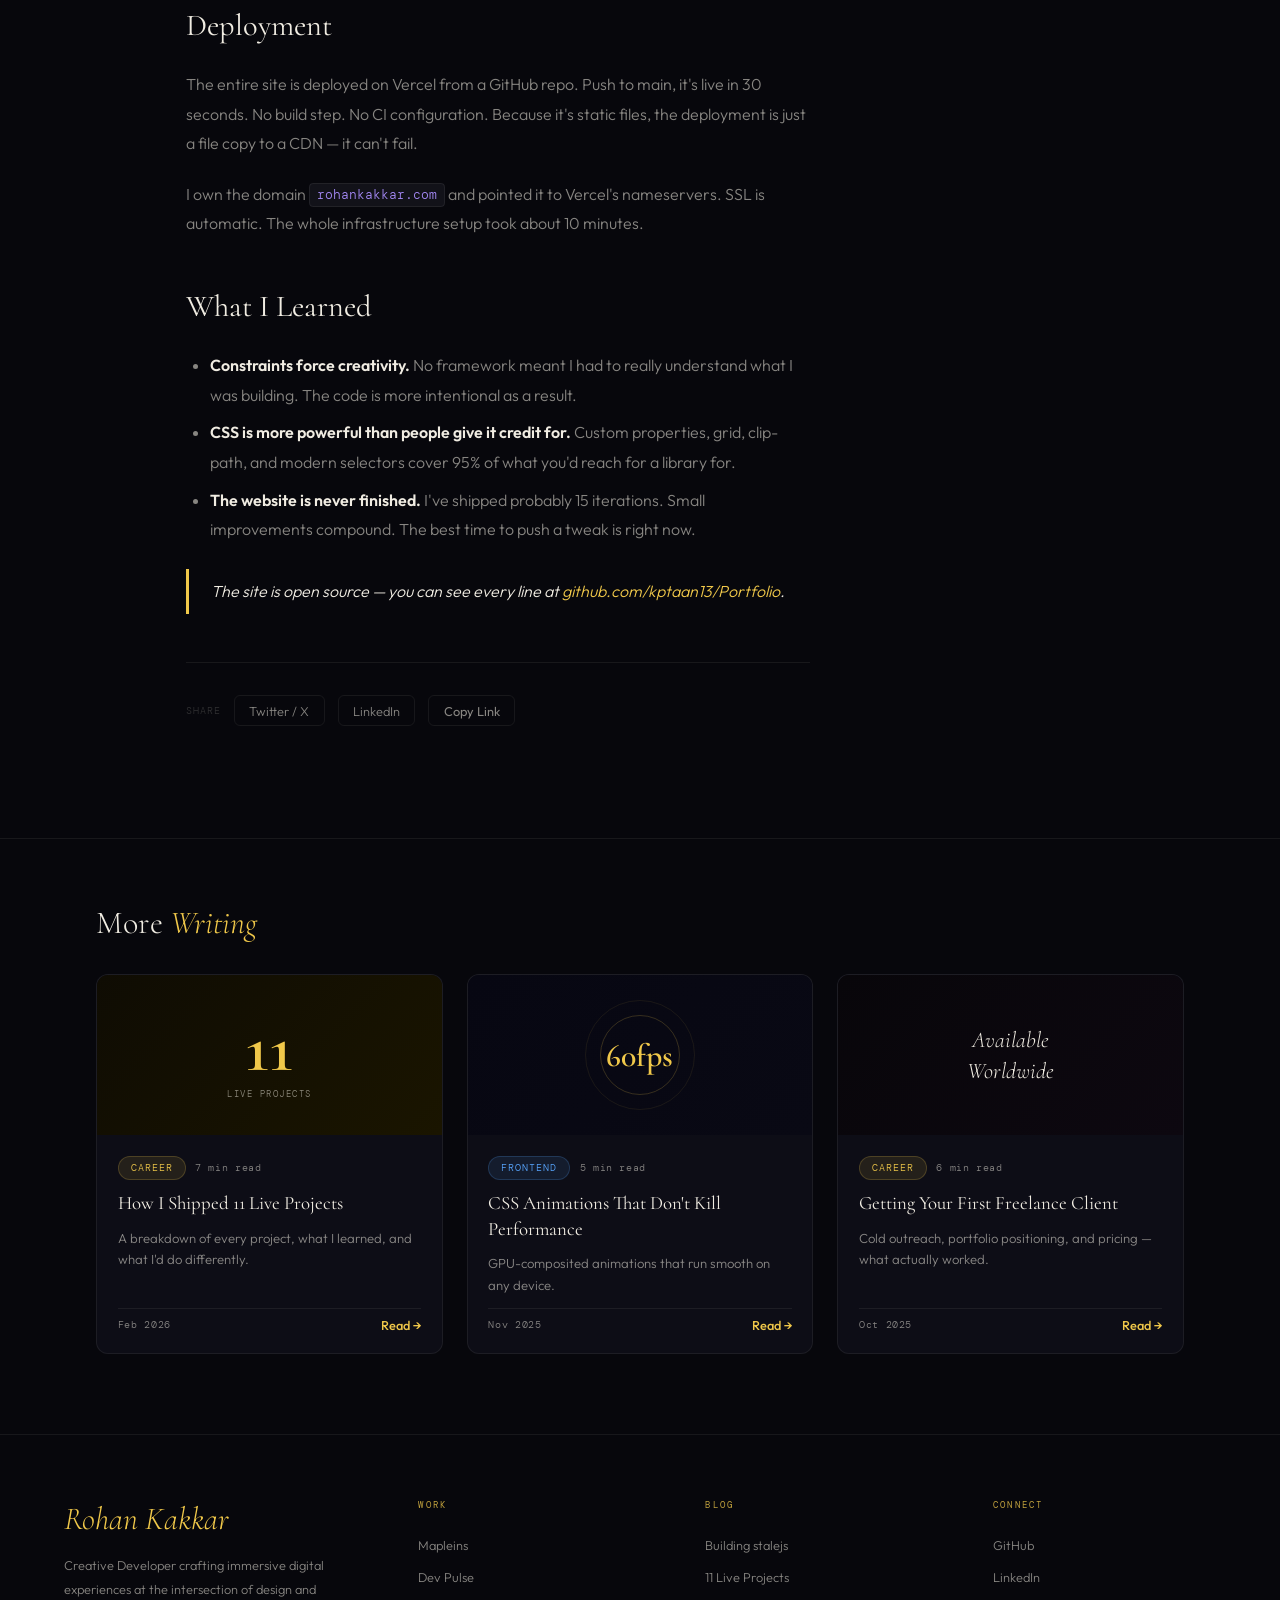
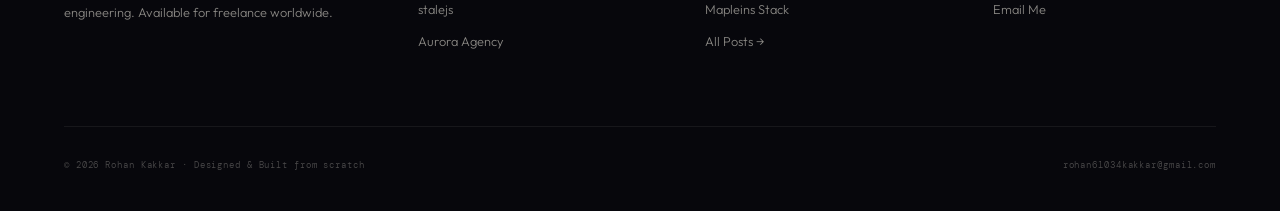
<file: blog/portfolio-build.html>
<!DOCTYPE html>
<html lang="en">
<head>
<meta charset="UTF-8">
<meta name="viewport" content="width=device-width, initial-scale=1.0">
<title>How to Build a Developer Portfolio With No Framework — HTML CSS JS 2026</title>
<meta name="description" content="How I built rohankakkar.com from scratch using only HTML, CSS, and vanilla JS — no React, no build step. Includes CSS design system, canvas animations, and Vercel deployment.">
<meta name="author" content="Rohan Kakkar">
<meta name="robots" content="index, follow">
<link rel="canonical" href="https://rohankakkar.com/blog/portfolio-build.html">
<meta property="og:type" content="article">
<meta property="og:title" content="Building My Portfolio From Scratch — No Frameworks, No Templates">
<meta property="og:description" content="Pure HTML, CSS and JS. How I designed and coded a portfolio that actually represents my work.">
<meta property="og:site_name" content="Rohan Kakkar">
<meta property="og:image" content="https://rohankakkar.com/og-blog.png">
<meta property="og:image:width" content="1200">
<meta property="og:image:height" content="630">
<meta name="twitter:card" content="summary_large_image">
<meta name="twitter:title" content="Building My Portfolio From Scratch — No Frameworks, No Templates">
<meta name="twitter:description" content="Pure HTML, CSS and JS. How I designed and coded a portfolio that actually represents my work.">
<meta name="twitter:image" content="https://rohankakkar.com/og-blog.png">
<script type="application/ld+json">
{
  "@context": "https://schema.org",
  "@type": "BlogPosting",
  "headline": "Building My Portfolio From Scratch — No Frameworks, No Templates",
  "url": "https://rohankakkar.com/blog/portfolio-build.html",
  "datePublished": "2025-12-10",
  "description": "Pure HTML, CSS and JS. How I designed and coded a portfolio that actually represents my work.",
  "image": "https://rohankakkar.com/og-blog.png",
  "author": { "@type": "Person", "name": "Rohan Kakkar", "url": "https://rohankakkar.com" },
  "publisher": { "@type": "Person", "name": "Rohan Kakkar", "url": "https://rohankakkar.com" },
  "keywords": ["Portfolio", "HTML", "CSS", "JavaScript", "Web Design", "No Framework"],
  "dateModified": "2025-12-10",
  "mainEntityOfPage": { "@type": "WebPage", "@id": "https://rohankakkar.com/blog/portfolio-build.html" },
  "articleSection": "Dev Tools"
}
</script>
<script type="application/ld+json">
{
  "@context": "https://schema.org",
  "@type": "BreadcrumbList",
  "itemListElement": [
    { "@type": "ListItem", "position": 1, "name": "Home", "item": "https://rohankakkar.com/" },
    { "@type": "ListItem", "position": 2, "name": "Blog", "item": "https://rohankakkar.com/blog.html" },
    { "@type": "ListItem", "position": 3, "name": "Building My Portfolio From Scratch", "item": "https://rohankakkar.com/blog/portfolio-build.html" }
  ]
}
</script>
<link href="https://fonts.googleapis.com/css2?family=Cormorant:ital,wght@0,300;0,400;0,600;1,300;1,400&family=Outfit:wght@300;400;500;600&family=DM+Mono:wght@300;400&display=swap" rel="stylesheet">
<link rel="stylesheet" href="../styles.css">
<link rel="stylesheet" href="../blog.css">
</head>
<body>

<div id="cur"></div>
<div id="cur2"></div>
<canvas id="stars"></canvas>

<nav id="nav">
  <a href="../index.html" class="nav-logo">R<em>.</em>Kakkar</a>
  <ul class="nav-links">
    <li><a href="../index.html#about" class="tx-swap"><span class="tx-a">About</span><span class="tx-b">Who I am</span></a></li>
    <li><a href="../index.html#skills" class="tx-swap"><span class="tx-a">Skills</span><span class="tx-b">What I use</span></a></li>
    <li><a href="../index.html#projects" class="tx-swap"><span class="tx-a">Work</span><span class="tx-b">What I built</span></a></li>
    <li><a href="../index.html#experience" class="tx-swap"><span class="tx-a">Journey</span><span class="tx-b">How I grew</span></a></li>
    <li><a href="../blog.html" class="blog-nav-active tx-swap"><span class="tx-a">Blog</span><span class="tx-b">How I think</span></a></li>
    <li><a href="../index.html#contact" class="tx-swap"><span class="tx-a">Contact</span><span class="tx-b">Let's talk</span></a></li>
  </ul>
  <a href="mailto:rohan61034kakkar@gmail.com" class="nav-btn">
    <div class="nav-dot"></div>Available
  </a>
</nav>
<div class="ham" id="ham" onclick="toggleMenu()"><span></span><span></span><span></span></div>
<div class="mob-menu" id="mobMenu">
  <a href="../index.html#about" onclick="toggleMenu()">About</a>
  <a href="../index.html#skills" onclick="toggleMenu()">Skills</a>
  <a href="../index.html#projects" onclick="toggleMenu()">Work</a>
  <a href="../index.html#experience" onclick="toggleMenu()">Journey</a>
  <a href="../blog.html" onclick="toggleMenu()">Blog</a>
  <a href="../index.html#contact" onclick="toggleMenu()">Contact</a>
</div>

<div class="post-wrap">
  <main class="post-main">

    <div class="post-cat-row">
      <span class="bcat bcat-tools">Dev Tools</span>
      <span class="bmeta-sep">·</span>
      <span class="bread-time">6 min read</span>
      <span class="bmeta-sep">·</span>
      <span class="bdate">December 2025</span>
    </div>

    <h1 class="post-title">Building My Portfolio From Scratch — No Frameworks, No Templates</h1>

    <div class="post-byline">
      <div class="post-avatar">RK</div>
      <div>
        <div class="post-author-name">Rohan Kakkar</div>
        <div class="post-author-sub">Full-Stack Developer · rohankakkar.com</div>
      </div>
    </div>

    <div class="post-body">

      <p>Most developer portfolios look the same. Dark background, hero section, a few cards, contact form. You can feel the template underneath. I wanted mine to feel like it was built by someone who actually cares about the craft — so I started from a blank HTML file and didn't reach for a framework.</p>

      <h2 id="why-no-framework">Why No Framework</h2>

      <p>The honest reason: a portfolio is a static document. It doesn't have complex state, it doesn't need server components, it doesn't need hot module replacement. What it needs is to load fast, look good, and communicate clearly. A single HTML file, a stylesheet, and a small script file do all of that without a 200MB <code>node_modules</code> folder.</p>

      <p>There's also something valuable about doing it the hard way. When you have no abstractions to lean on, you actually learn the platform. After building this, I understand CSS layout, the cascade, and browser rendering in a way I didn't before.</p>

      <h2 id="design-system">Building a Design System in CSS Variables</h2>

      <p>Before writing a single component, I defined the entire visual language as CSS custom properties:</p>

      <pre><code>:root {
  --bg:     #07070c;
  --surface: #0d0d16;
  --gold:   #f0c84a;
  --text:   #f0ece2;
  --muted:  rgba(240, 236, 226, 0.45);
  --border: rgba(240, 236, 226, 0.07);

  --font-serif: 'Cormorant', Georgia, serif;
  --font-sans:  'Outfit', system-ui, sans-serif;
  --font-mono:  'DM Mono', monospace;
}</code></pre>

      <p>Everything in the stylesheet references these variables. If I want to change the gold accent, I change one line. The entire site updates. This is the CSS equivalent of a design token system — without needing Figma Tokens or Style Dictionary.</p>

      <h2 id="the-star-canvas">The Star Canvas Background</h2>

      <p>The animated star field in the background is a plain <code>&lt;canvas&gt;</code> element driven by about 60 lines of vanilla JS. No library. The key is using <code>requestAnimationFrame</code> instead of <code>setInterval</code> — it syncs to the display refresh rate and pauses automatically when the tab is hidden.</p>

      <pre><code>function drawStars() {
  ctx.clearRect(0, 0, W, H)
  stars.forEach(s => {
    s.y += s.speed
    if (s.y > H) { s.y = 0; s.x = Math.random() * W }
    ctx.beginPath()
    ctx.arc(s.x, s.y, s.r, 0, Math.PI * 2)
    ctx.fillStyle = `rgba(240,236,226,${s.opacity})`
    ctx.fill()
  })
  requestAnimationFrame(drawStars)
}
requestAnimationFrame(drawStars)</code></pre>

      <h2 id="the-project-cards">Project Card Visuals</h2>

      <p>Each project card has a custom visual in the thumbnail — not a screenshot (screenshots go stale and look inconsistent) but a purpose-built CSS illustration that captures the project's colour palette and vibe. Mapleins gets a red and white Canadian-flavoured card. Solstice Watches gets a gold luxury treatment. stalejs gets a dark terminal-style code block.</p>

      <p>This forced me to actually think about each project's identity rather than just dumping a screenshot in. It's more work, but the result is a grid that feels intentional.</p>

      <h2 id="performance">Performance</h2>

      <p>Because there's no framework, there's no JavaScript bundle to ship. The only JS file is a small <code>script.js</code> that handles the cursor, nav scroll state, and star canvas. It's loaded with <code>defer</code> so it never blocks rendering.</p>

      <p>Fonts are the only external dependency. I use the Google Fonts CSS API which serves a single preconnect-optimised CSS file. Combined with <code>font-display: swap</code>, text renders immediately in the fallback font and swaps in when the web fonts arrive — no layout shift.</p>

      <h2 id="deployment">Deployment</h2>

      <p>The entire site is deployed on Vercel from a GitHub repo. Push to main, it's live in 30 seconds. No build step. No CI configuration. Because it's static files, the deployment is just a file copy to a CDN — it can't fail.</p>

      <p>I own the domain <code>rohankakkar.com</code> and pointed it to Vercel's nameservers. SSL is automatic. The whole infrastructure setup took about 10 minutes.</p>

      <h2 id="what-i-learned">What I Learned</h2>

      <ul>
        <li><strong>Constraints force creativity.</strong> No framework meant I had to really understand what I was building. The code is more intentional as a result.</li>
        <li><strong>CSS is more powerful than people give it credit for.</strong> Custom properties, grid, clip-path, and modern selectors cover 95% of what you'd reach for a library for.</li>
        <li><strong>The website is never finished.</strong> I've shipped probably 15 iterations. Small improvements compound. The best time to push a tweak is right now.</li>
      </ul>

      <blockquote>The site is open source — you can see every line at <a href="https://github.com/kptaan13/Portfolio" target="_blank">github.com/kptaan13/Portfolio</a>.</blockquote>

    </div>

    <div class="post-share">
      <span class="post-share-lbl">Share</span>
      <a class="share-btn" href="https://twitter.com/intent/tweet?text=Building+a+portfolio+from+scratch+—+no+frameworks&url=https://rohankakkar.com/blog/portfolio-build.html" target="_blank">Twitter / X</a>
      <a class="share-btn" href="https://www.linkedin.com/sharing/share-offsite/?url=https://rohankakkar.com/blog/portfolio-build.html" target="_blank">LinkedIn</a>
      <button class="share-btn" onclick="navigator.clipboard.writeText(location.href);this.textContent='Copied!';setTimeout(()=>this.textContent='Copy Link',2000)">Copy Link</button>
    </div>

  </main>

  <aside class="post-toc">
    <div class="toc-title">On This Page</div>
    <ul class="toc-list">
      <li><a href="#why-no-framework">Why No Framework</a></li>
      <li><a href="#design-system">CSS Design System</a></li>
      <li><a href="#the-star-canvas">Star Canvas</a></li>
      <li><a href="#the-project-cards">Project Cards</a></li>
      <li><a href="#performance">Performance</a></li>
      <li><a href="#deployment">Deployment</a></li>
      <li><a href="#what-i-learned">What I Learned</a></li>
    </ul>
  </aside>
</div>

<section class="post-related">
  <h2 class="post-related-h">More <em>Writing</em></h2>
  <div class="blog-grid" style="padding:0;">
    <article class="blog-card" data-cat="career">
      <a href="11-projects.html" class="bc-img-wrap">
        <div class="bc-img bc-img-career">
          <span class="bc-img-num">11</span>
          <span class="bc-img-sub">Live Projects</span>
        </div>
      </a>
      <div class="bc-body">
        <div class="bc-meta"><span class="bcat bcat-career">Career</span><span class="bread-time">7 min read</span></div>
        <h3 class="bc-title"><a href="11-projects.html">How I Shipped 11 Live Projects</a></h3>
        <p class="bc-excerpt">A breakdown of every project, what I learned, and what I'd do differently.</p>
        <div class="bc-footer"><span class="bdate">Feb 2026</span><a href="11-projects.html" class="bc-cta">Read →</a></div>
      </div>
    </article>
    <article class="blog-card" data-cat="frontend">
      <a href="css-animations.html" class="bc-img-wrap">
        <div class="bc-img bc-img-anim">
          <div class="bc-anim-ring"></div>
          <div class="bc-anim-ring bc-anim-ring2"></div>
          <span class="bc-anim-label">60fps</span>
        </div>
      </a>
      <div class="bc-body">
        <div class="bc-meta"><span class="bcat bcat-frontend">Frontend</span><span class="bread-time">5 min read</span></div>
        <h3 class="bc-title"><a href="css-animations.html">CSS Animations That Don't Kill Performance</a></h3>
        <p class="bc-excerpt">GPU-composited animations that run smooth on any device.</p>
        <div class="bc-footer"><span class="bdate">Nov 2025</span><a href="css-animations.html" class="bc-cta">Read →</a></div>
      </div>
    </article>
    <article class="blog-card" data-cat="career">
      <a href="freelance.html" class="bc-img-wrap">
        <div class="bc-img bc-img-career2">
          <span class="bc-avail">Available<br>Worldwide</span>
        </div>
      </a>
      <div class="bc-body">
        <div class="bc-meta"><span class="bcat bcat-career">Career</span><span class="bread-time">6 min read</span></div>
        <h3 class="bc-title"><a href="freelance.html">Getting Your First Freelance Client</a></h3>
        <p class="bc-excerpt">Cold outreach, portfolio positioning, and pricing — what actually worked.</p>
        <div class="bc-footer"><span class="bdate">Oct 2025</span><a href="freelance.html" class="bc-cta">Read →</a></div>
      </div>
    </article>
  </div>
</section>

<footer>
  <div class="ft-grid">
    <div>
      <span class="ft-brand">Rohan Kakkar</span>
      <p class="ft-bio">Creative Developer crafting immersive digital experiences at the intersection of design and engineering. Available for freelance worldwide.</p>
    </div>
    <div class="ft-col"><h4>Work</h4><ul>
      <li><a href="https://www.mapleins.com" target="_blank">Mapleins</a></li>
      <li><a href="https://dev-pulse-rose.vercel.app/" target="_blank">Dev Pulse</a></li>
      <li><a href="https://github.com/kptaan13/stalejs" target="_blank">stalejs</a></li>
      <li><a href="https://kptaan13-aurora-agency.netlify.app/" target="_blank">Aurora Agency</a></li>
    </ul></div>
    <div class="ft-col"><h4>Blog</h4><ul>
      <li><a href="stalejs.html">Building stalejs</a></li>
      <li><a href="11-projects.html">11 Live Projects</a></li>
      <li><a href="mapleins-stack.html">Mapleins Stack</a></li>
      <li><a href="../blog.html">All Posts →</a></li>
    </ul></div>
    <div class="ft-col"><h4>Connect</h4><ul>
      <li><a href="https://github.com/kptaan13" target="_blank">GitHub</a></li>
      <li><a href="https://www.linkedin.com/in/thekrohankakkar/" target="_blank">LinkedIn</a></li>
      <li><a href="mailto:rohan61034kakkar@gmail.com">Email Me</a></li>
    </ul></div>
  </div>
  <div class="ft-bottom">
    <span class="ft-copy">© 2026 Rohan Kakkar · Designed &amp; Built from scratch</span>
    <span class="ft-copy">rohan61034kakkar@gmail.com</span>
  </div>
</footer>

<script src="../script.js" defer></script>
<script>
function toggleMenu(){
  document.getElementById('ham').classList.toggle('open');
  document.getElementById('mobMenu').classList.toggle('open');
}
window.addEventListener('scroll', () => {
  document.getElementById('nav').classList.toggle('scrolled', window.scrollY > 40);
  document.querySelectorAll('.post-body h2,.post-body h3').forEach(h => {
    const a = document.querySelector('.toc-list a[href="#' + h.id + '"]');
    if (!a) return;
    const rect = h.getBoundingClientRect();
    a.classList.toggle('toc-active', rect.top < 120 && rect.top > -200);
  });
});
</script>
</body>
</html>
</file>
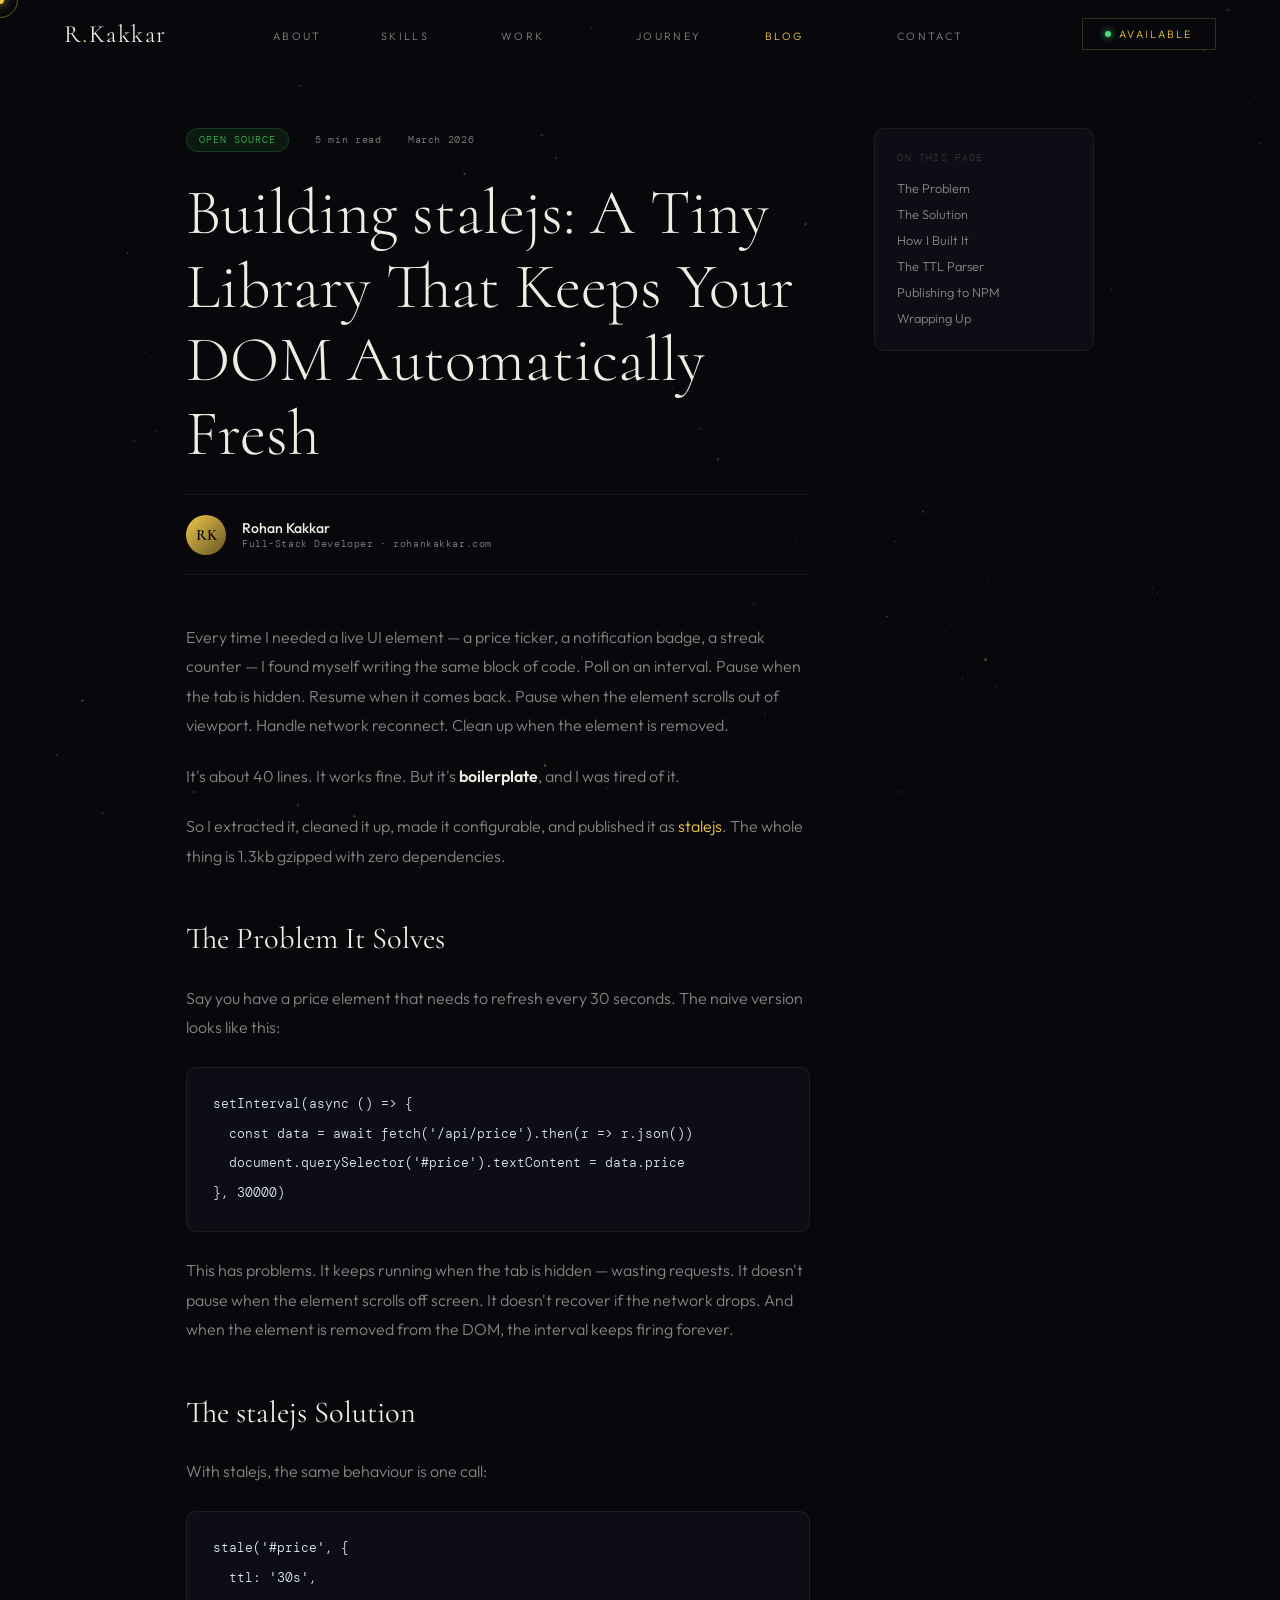
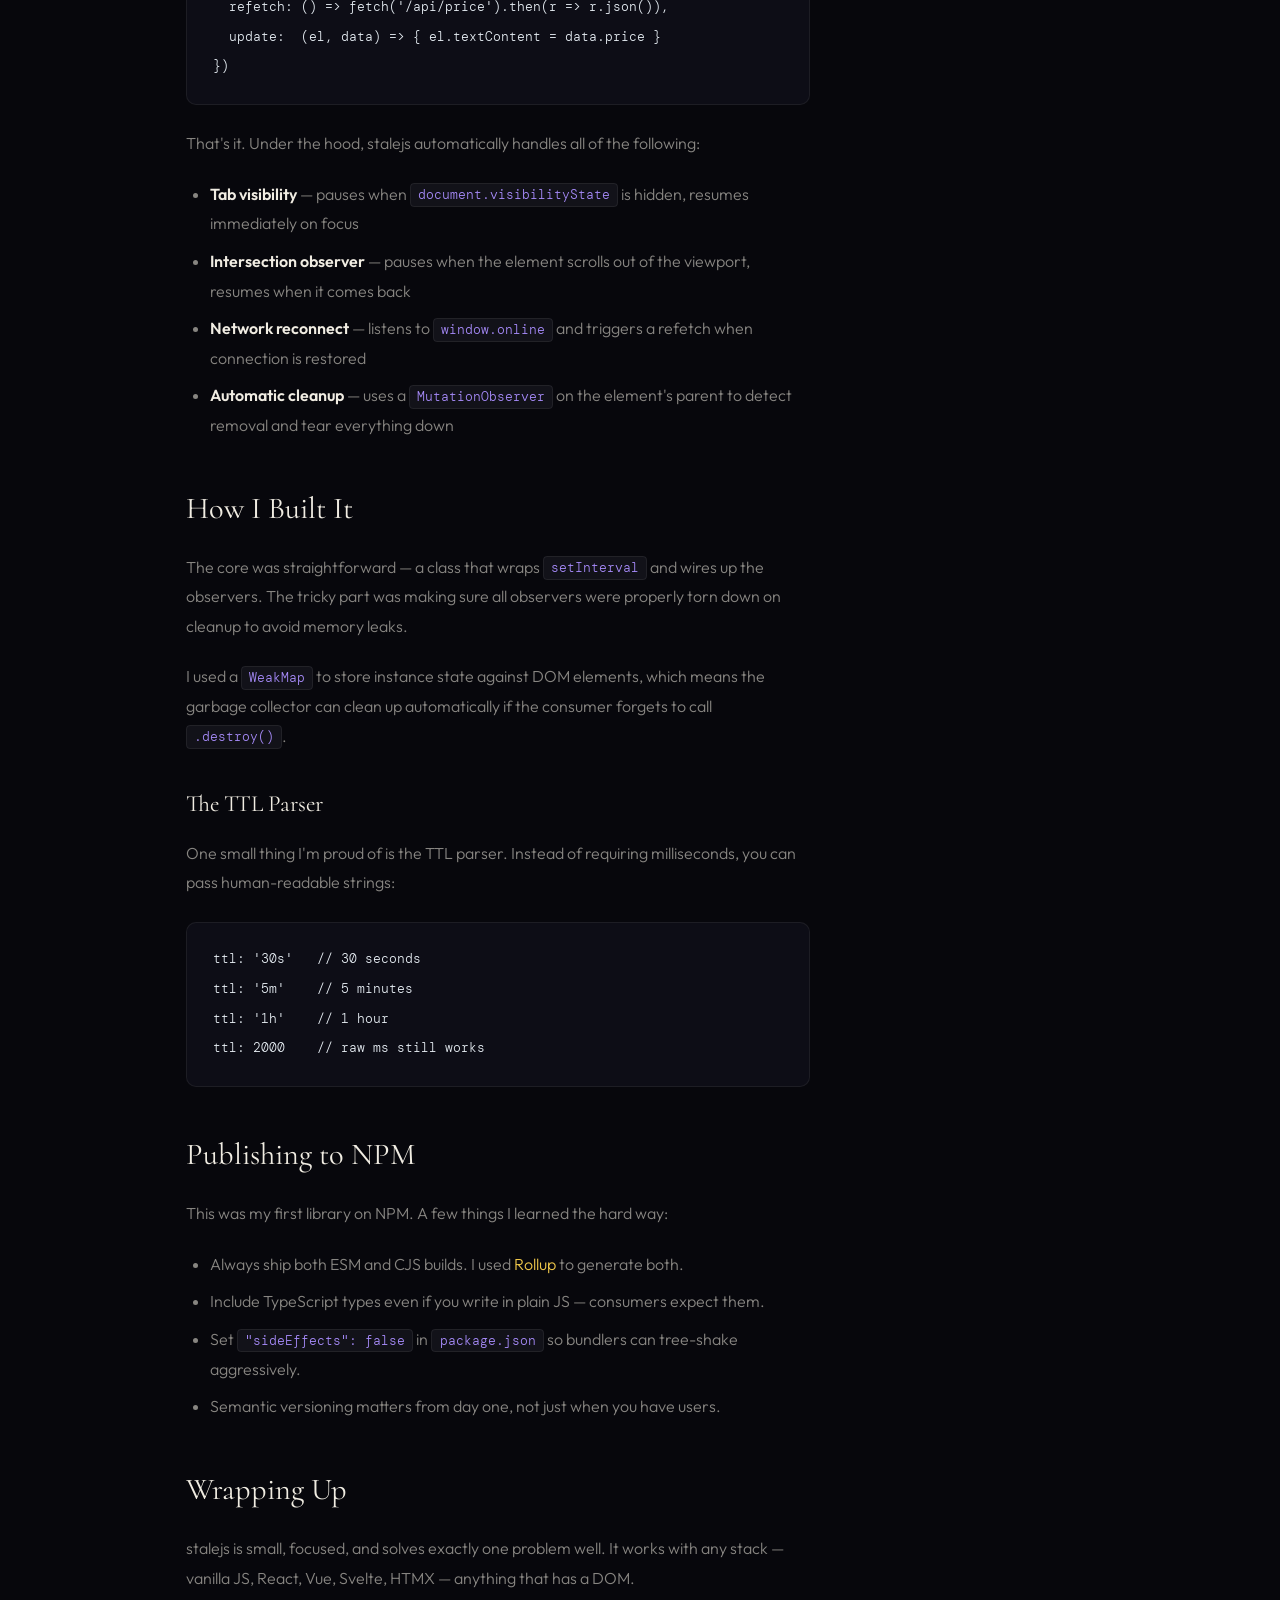
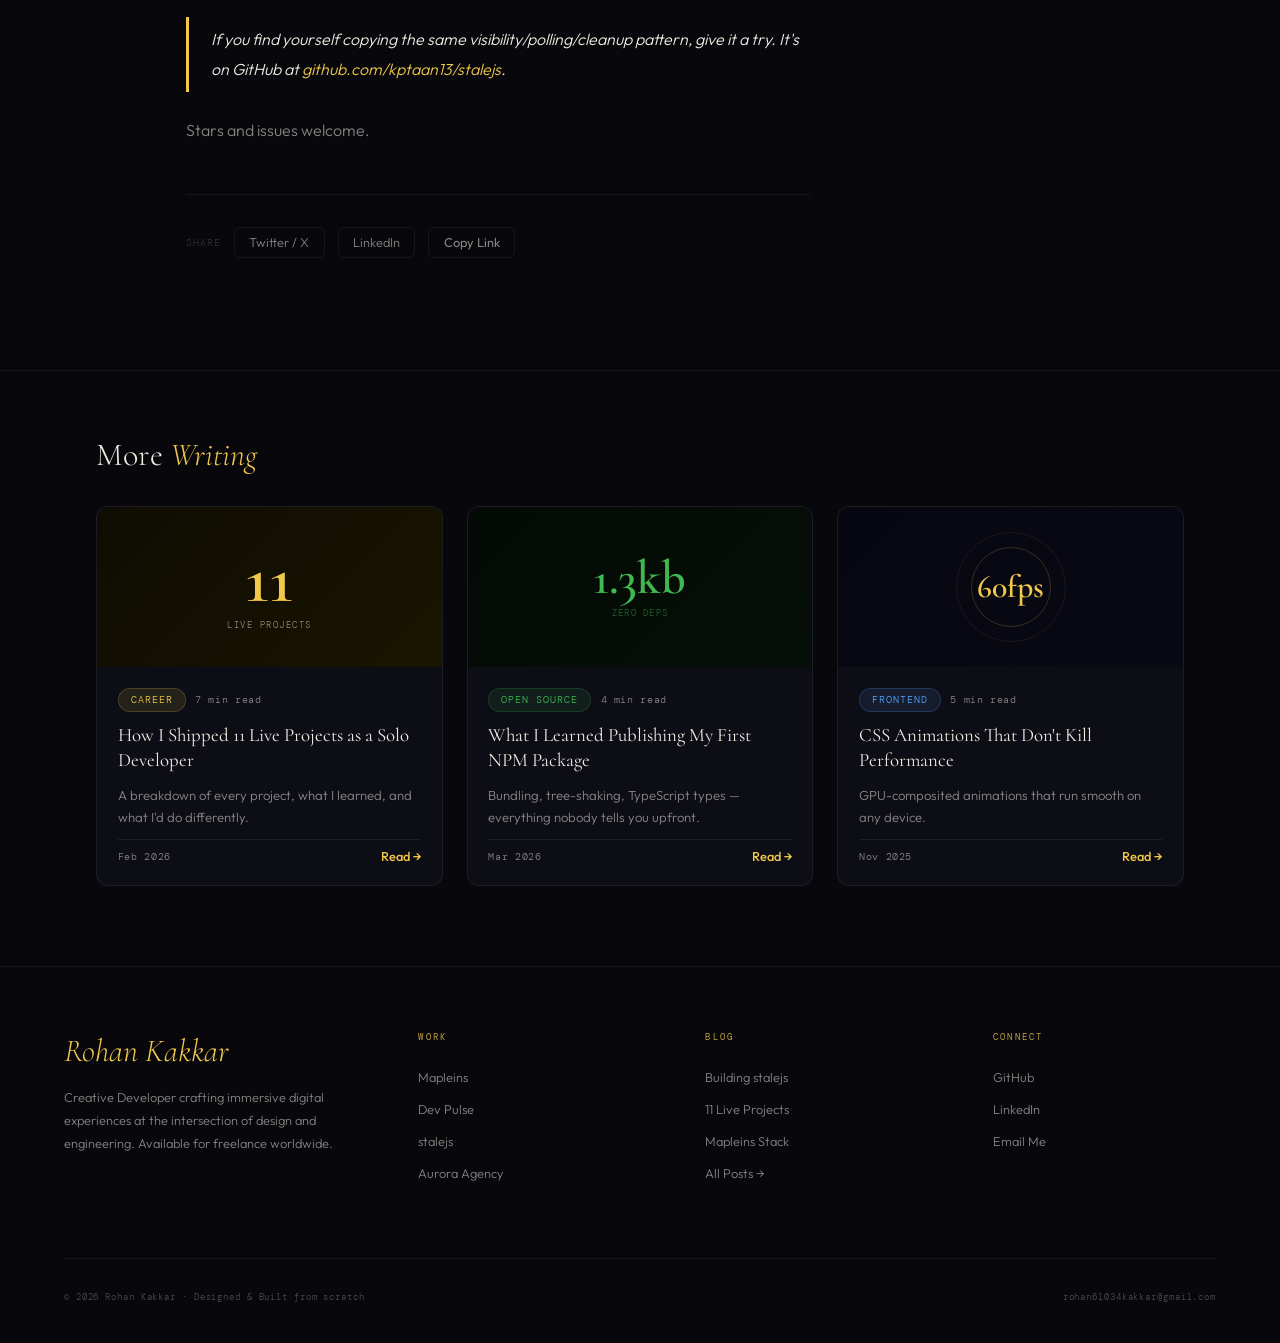
<file: blog/stalejs.html>
<!DOCTYPE html>
<html lang="en">
<head>
<meta charset="UTF-8">
<meta name="viewport" content="width=device-width, initial-scale=1.0">
<title>Building stalejs — Rohan Kakkar</title>
<meta name="description" content="How I built stalejs: a 1.3kb zero-dependency library that keeps any DOM element automatically up to date.">
<meta name="author" content="Rohan Kakkar">
<meta name="robots" content="index, follow">
<link rel="canonical" href="https://rohankakkar.com/blog/stalejs.html">
<meta property="og:type" content="article">
<meta property="og:title" content="Building stalejs: A Tiny Library That Keeps Your DOM Fresh">
<meta property="og:description" content="Every live UI element needs the same 40 lines of boilerplate. I packaged it into 1.3kb.">
<meta property="og:site_name" content="Rohan Kakkar">
<meta property="og:image" content="https://rohankakkar.com/og-blog.png">
<meta property="og:image:width" content="1200">
<meta property="og:image:height" content="630">
<meta name="twitter:card" content="summary_large_image">
<meta name="twitter:title" content="Building stalejs: A Tiny Library That Keeps Your DOM Fresh">
<meta name="twitter:description" content="Every live UI element needs the same 40 lines of boilerplate. I packaged it into 1.3kb.">
<meta name="twitter:image" content="https://rohankakkar.com/og-blog.png">
<script type="application/ld+json">
{
  "@context": "https://schema.org",
  "@type": "BlogPosting",
  "headline": "Building stalejs: A Tiny Library That Keeps Your DOM Automatically Fresh",
  "url": "https://rohankakkar.com/blog/stalejs.html",
  "datePublished": "2026-03-01",
  "description": "Every live UI element needs the same 40 lines of boilerplate. I packaged it into 1.3kb.",
  "image": "https://rohankakkar.com/og-blog.png",
  "author": {
    "@type": "Person",
    "name": "Rohan Kakkar",
    "url": "https://rohankakkar.com"
  },
  "publisher": {
    "@type": "Person",
    "name": "Rohan Kakkar",
    "url": "https://rohankakkar.com"
  },
  "keywords": ["JavaScript", "Open Source", "DOM", "NPM", "stalejs"],
  "dateModified": "2026-03-01",
  "mainEntityOfPage": { "@type": "WebPage", "@id": "https://rohankakkar.com/blog/stalejs.html" },
  "articleSection": "Open Source"
}
</script>
<script type="application/ld+json">
{
  "@context": "https://schema.org",
  "@type": "BreadcrumbList",
  "itemListElement": [
    { "@type": "ListItem", "position": 1, "name": "Home", "item": "https://rohankakkar.com/" },
    { "@type": "ListItem", "position": 2, "name": "Blog", "item": "https://rohankakkar.com/blog.html" },
    { "@type": "ListItem", "position": 3, "name": "Building stalejs", "item": "https://rohankakkar.com/blog/stalejs.html" }
  ]
}
</script>
<link href="https://fonts.googleapis.com/css2?family=Cormorant:ital,wght@0,300;0,400;0,600;1,300;1,400&family=Outfit:wght@300;400;500;600&family=DM+Mono:wght@300;400&display=swap" rel="stylesheet">
<link rel="stylesheet" href="../styles.css">
<link rel="stylesheet" href="../blog.css">
</head>
<body>

<div id="cur"></div>
<div id="cur2"></div>
<canvas id="stars"></canvas>

<nav id="nav">
  <a href="../index.html" class="nav-logo">R<em>.</em>Kakkar</a>
  <ul class="nav-links">
    <li><a href="../index.html#about" class="tx-swap"><span class="tx-a">About</span><span class="tx-b">Who I am</span></a></li>
    <li><a href="../index.html#skills" class="tx-swap"><span class="tx-a">Skills</span><span class="tx-b">What I use</span></a></li>
    <li><a href="../index.html#projects" class="tx-swap"><span class="tx-a">Work</span><span class="tx-b">What I built</span></a></li>
    <li><a href="../index.html#experience" class="tx-swap"><span class="tx-a">Journey</span><span class="tx-b">How I grew</span></a></li>
    <li><a href="../blog.html" class="blog-nav-active tx-swap"><span class="tx-a">Blog</span><span class="tx-b">How I think</span></a></li>
    <li><a href="../index.html#contact" class="tx-swap"><span class="tx-a">Contact</span><span class="tx-b">Let's talk</span></a></li>
  </ul>
  <a href="mailto:rohan61034kakkar@gmail.com" class="nav-btn">
    <div class="nav-dot"></div>Available
  </a>
</nav>
<div class="ham" id="ham" onclick="toggleMenu()"><span></span><span></span><span></span></div>
<div class="mob-menu" id="mobMenu">
  <a href="../index.html#about" onclick="toggleMenu()">About</a>
  <a href="../index.html#skills" onclick="toggleMenu()">Skills</a>
  <a href="../index.html#projects" onclick="toggleMenu()">Work</a>
  <a href="../index.html#experience" onclick="toggleMenu()">Journey</a>
  <a href="../blog.html" onclick="toggleMenu()">Blog</a>
  <a href="../index.html#contact" onclick="toggleMenu()">Contact</a>
</div>

<!-- Post -->
<div class="post-wrap">
  <main class="post-main">

    <div class="post-cat-row">
      <span class="bcat bcat-oss">Open Source</span>
      <span class="bmeta-sep">·</span>
      <span class="bread-time">5 min read</span>
      <span class="bmeta-sep">·</span>
      <span class="bdate">March 2026</span>
    </div>

    <h1 class="post-title">Building stalejs: A Tiny Library That Keeps Your DOM Automatically Fresh</h1>

    <div class="post-byline">
      <div class="post-avatar">RK</div>
      <div>
        <div class="post-author-name">Rohan Kakkar</div>
        <div class="post-author-sub">Full-Stack Developer · rohankakkar.com</div>
      </div>
    </div>

    <div class="post-body">

      <p>Every time I needed a live UI element — a price ticker, a notification badge, a streak counter — I found myself writing the same block of code. Poll on an interval. Pause when the tab is hidden. Resume when it comes back. Pause when the element scrolls out of viewport. Handle network reconnect. Clean up when the element is removed.</p>

      <p>It's about 40 lines. It works fine. But it's <strong>boilerplate</strong>, and I was tired of it.</p>

      <p>So I extracted it, cleaned it up, made it configurable, and published it as <a href="https://github.com/kptaan13/stalejs" target="_blank">stalejs</a>. The whole thing is 1.3kb gzipped with zero dependencies.</p>

      <h2 id="the-problem">The Problem It Solves</h2>

      <p>Say you have a price element that needs to refresh every 30 seconds. The naive version looks like this:</p>

      <pre><code>setInterval(async () => {
  const data = await fetch('/api/price').then(r => r.json())
  document.querySelector('#price').textContent = data.price
}, 30000)</code></pre>

      <p>This has problems. It keeps running when the tab is hidden — wasting requests. It doesn't pause when the element scrolls off screen. It doesn't recover if the network drops. And when the element is removed from the DOM, the interval keeps firing forever.</p>

      <h2 id="the-solution">The stalejs Solution</h2>

      <p>With stalejs, the same behaviour is one call:</p>

      <pre><code>stale('#price', {
  ttl: '30s',
  refetch: () => fetch('/api/price').then(r => r.json()),
  update:  (el, data) => { el.textContent = data.price }
})</code></pre>

      <p>That's it. Under the hood, stalejs automatically handles all of the following:</p>

      <ul>
        <li><strong>Tab visibility</strong> — pauses when <code>document.visibilityState</code> is hidden, resumes immediately on focus</li>
        <li><strong>Intersection observer</strong> — pauses when the element scrolls out of the viewport, resumes when it comes back</li>
        <li><strong>Network reconnect</strong> — listens to <code>window.online</code> and triggers a refetch when connection is restored</li>
        <li><strong>Automatic cleanup</strong> — uses a <code>MutationObserver</code> on the element's parent to detect removal and tear everything down</li>
      </ul>

      <h2 id="building-it">How I Built It</h2>

      <p>The core was straightforward — a class that wraps <code>setInterval</code> and wires up the observers. The tricky part was making sure all observers were properly torn down on cleanup to avoid memory leaks.</p>

      <p>I used a <code>WeakMap</code> to store instance state against DOM elements, which means the garbage collector can clean up automatically if the consumer forgets to call <code>.destroy()</code>.</p>

      <h3 id="the-ttl-parser">The TTL Parser</h3>

      <p>One small thing I'm proud of is the TTL parser. Instead of requiring milliseconds, you can pass human-readable strings:</p>

      <pre><code>ttl: '30s'   // 30 seconds
ttl: '5m'    // 5 minutes
ttl: '1h'    // 1 hour
ttl: 2000    // raw ms still works</code></pre>

      <h2 id="publishing">Publishing to NPM</h2>

      <p>This was my first library on NPM. A few things I learned the hard way:</p>

      <ul>
        <li>Always ship both ESM and CJS builds. I used <a href="https://rollupjs.org" target="_blank">Rollup</a> to generate both.</li>
        <li>Include TypeScript types even if you write in plain JS — consumers expect them.</li>
        <li>Set <code>"sideEffects": false</code> in <code>package.json</code> so bundlers can tree-shake aggressively.</li>
        <li>Semantic versioning matters from day one, not just when you have users.</li>
      </ul>

      <h2 id="wrapping-up">Wrapping Up</h2>

      <p>stalejs is small, focused, and solves exactly one problem well. It works with any stack — vanilla JS, React, Vue, Svelte, HTMX — anything that has a DOM.</p>

      <blockquote>If you find yourself copying the same visibility/polling/cleanup pattern, give it a try. It's on GitHub at <a href="https://github.com/kptaan13/stalejs" target="_blank">github.com/kptaan13/stalejs</a>.</blockquote>

      <p>Stars and issues welcome.</p>

    </div>

    <!-- Share -->
    <div class="post-share">
      <span class="post-share-lbl">Share</span>
      <a class="share-btn" href="https://twitter.com/intent/tweet?text=Building+stalejs+by+@rohankakkar&url=https://rohankakkar.com/blog/stalejs.html" target="_blank">Twitter / X</a>
      <a class="share-btn" href="https://www.linkedin.com/sharing/share-offsite/?url=https://rohankakkar.com/blog/stalejs.html" target="_blank">LinkedIn</a>
      <button class="share-btn" onclick="navigator.clipboard.writeText(location.href);this.textContent='Copied!';setTimeout(()=>this.textContent='Copy Link',2000)">Copy Link</button>
    </div>

  </main>

  <!-- Sticky TOC -->
  <aside class="post-toc">
    <div class="toc-title">On This Page</div>
    <ul class="toc-list">
      <li><a href="#the-problem">The Problem</a></li>
      <li><a href="#the-solution">The Solution</a></li>
      <li><a href="#building-it">How I Built It</a></li>
      <li><a href="#the-ttl-parser">The TTL Parser</a></li>
      <li><a href="#publishing">Publishing to NPM</a></li>
      <li><a href="#wrapping-up">Wrapping Up</a></li>
    </ul>
  </aside>
</div>

<!-- Related posts -->
<section class="post-related">
  <h2 class="post-related-h">More <em>Writing</em></h2>
  <div class="blog-grid" style="padding:0;">
    <article class="blog-card" data-cat="career">
      <a href="11-projects.html" class="bc-img-wrap">
        <div class="bc-img bc-img-career">
          <span class="bc-img-num">11</span>
          <span class="bc-img-sub">Live Projects</span>
        </div>
      </a>
      <div class="bc-body">
        <div class="bc-meta"><span class="bcat bcat-career">Career</span><span class="bread-time">7 min read</span></div>
        <h3 class="bc-title"><a href="11-projects.html">How I Shipped 11 Live Projects as a Solo Developer</a></h3>
        <p class="bc-excerpt">A breakdown of every project, what I learned, and what I'd do differently.</p>
        <div class="bc-footer"><span class="bdate">Feb 2026</span><a href="11-projects.html" class="bc-cta">Read →</a></div>
      </div>
    </article>
    <article class="blog-card" data-cat="open-source">
      <a href="npm-package.html" class="bc-img-wrap">
        <div class="bc-img bc-img-oss">
          <span class="bc-oss-size">1.3kb</span>
          <span class="bc-oss-label">zero deps</span>
        </div>
      </a>
      <div class="bc-body">
        <div class="bc-meta"><span class="bcat bcat-oss">Open Source</span><span class="bread-time">4 min read</span></div>
        <h3 class="bc-title"><a href="npm-package.html">What I Learned Publishing My First NPM Package</a></h3>
        <p class="bc-excerpt">Bundling, tree-shaking, TypeScript types — everything nobody tells you upfront.</p>
        <div class="bc-footer"><span class="bdate">Mar 2026</span><a href="npm-package.html" class="bc-cta">Read →</a></div>
      </div>
    </article>
    <article class="blog-card" data-cat="frontend">
      <a href="css-animations.html" class="bc-img-wrap">
        <div class="bc-img bc-img-anim">
          <div class="bc-anim-ring"></div>
          <div class="bc-anim-ring bc-anim-ring2"></div>
          <span class="bc-anim-label">60fps</span>
        </div>
      </a>
      <div class="bc-body">
        <div class="bc-meta"><span class="bcat bcat-frontend">Frontend</span><span class="bread-time">5 min read</span></div>
        <h3 class="bc-title"><a href="css-animations.html">CSS Animations That Don't Kill Performance</a></h3>
        <p class="bc-excerpt">GPU-composited animations that run smooth on any device.</p>
        <div class="bc-footer"><span class="bdate">Nov 2025</span><a href="css-animations.html" class="bc-cta">Read →</a></div>
      </div>
    </article>
  </div>
</section>

<footer>
  <div class="ft-grid">
    <div>
      <span class="ft-brand">Rohan Kakkar</span>
      <p class="ft-bio">Creative Developer crafting immersive digital experiences at the intersection of design and engineering. Available for freelance worldwide.</p>
    </div>
    <div class="ft-col"><h4>Work</h4><ul>
      <li><a href="https://www.mapleins.com" target="_blank">Mapleins</a></li>
      <li><a href="https://dev-pulse-rose.vercel.app/" target="_blank">Dev Pulse</a></li>
      <li><a href="https://github.com/kptaan13/stalejs" target="_blank">stalejs</a></li>
      <li><a href="https://kptaan13-aurora-agency.netlify.app/" target="_blank">Aurora Agency</a></li>
    </ul></div>
    <div class="ft-col"><h4>Blog</h4><ul>
      <li><a href="stalejs.html">Building stalejs</a></li>
      <li><a href="11-projects.html">11 Live Projects</a></li>
      <li><a href="mapleins-stack.html">Mapleins Stack</a></li>
      <li><a href="../blog.html">All Posts →</a></li>
    </ul></div>
    <div class="ft-col"><h4>Connect</h4><ul>
      <li><a href="https://github.com/kptaan13" target="_blank">GitHub</a></li>
      <li><a href="https://www.linkedin.com/in/thekrohankakkar/" target="_blank">LinkedIn</a></li>
      <li><a href="mailto:rohan61034kakkar@gmail.com">Email Me</a></li>
    </ul></div>
  </div>
  <div class="ft-bottom">
    <span class="ft-copy">© 2026 Rohan Kakkar · Designed &amp; Built from scratch</span>
    <span class="ft-copy">rohan61034kakkar@gmail.com</span>
  </div>
</footer>

<script src="../script.js" defer></script>
<script>
function toggleMenu(){
  document.getElementById('ham').classList.toggle('open');
  document.getElementById('mobMenu').classList.toggle('open');
}
window.addEventListener('scroll', () => {
  document.getElementById('nav').classList.toggle('scrolled', window.scrollY > 40);
  // TOC active state
  document.querySelectorAll('.post-body h2,.post-body h3').forEach(h => {
    const a = document.querySelector('.toc-list a[href="#' + h.id + '"]');
    if (!a) return;
    const rect = h.getBoundingClientRect();
    a.classList.toggle('toc-active', rect.top < 120 && rect.top > -200);
  });
});
</script>
</body>
</html>
</file>
<file: styles.css>
*,*::before,*::after{margin:0;padding:0;box-sizing:border-box;}
:root{
  --gold:#f0c84a;--gold2:#f5d96e;--gold-glow:rgba(240,200,74,.15);
  --bg:#07070c;--bg2:#0d0d16;--bg3:#121219;
  --fg:#f0ece2;--fg2:rgba(240,236,226,.55);--fg3:rgba(240,236,226,.18);
  --border:rgba(240,236,226,.07);--border-gold:rgba(240,200,74,.2);
}
html{scroll-behavior:smooth;overflow-x:hidden;}
body{background:var(--bg);color:var(--fg);font-family:'Outfit',sans-serif;font-weight:300;cursor:none;overflow-x:hidden;}
/* ── CURTAIN INTRO ── */
#curtain{position:fixed;inset:0;background:#000;z-index:10000;display:flex;align-items:center;justify-content:center;transition:transform 1.1s cubic-bezier(.76,0,.24,1);pointer-events:none;}
#curtain.away{transform:translateY(-100%);}
#curtain-rk{font-family:'Cormorant',serif;font-size:10rem;font-weight:300;font-style:italic;color:transparent;-webkit-text-stroke:1px rgba(240,200,74,.5);letter-spacing:-.02em;animation:ig 2s ease-in-out infinite;}
/* ── SCROLL PROGRESS BAR ── */
#prog{position:fixed;top:0;left:0;width:0%;height:2px;background:linear-gradient(to right,#D4AF37,#fff8dc);z-index:9999;transition:width .08s linear;pointer-events:none;}
#cur,#cur2{position:fixed;border-radius:50%;pointer-events:none;z-index:9999;top:0;left:0;transform:translate(-50%,-50%);}
#cur{width:8px;height:8px;background:var(--gold);box-shadow:0 0 10px rgba(240,200,74,.9),0 0 22px rgba(240,200,74,.4);transition:transform .1s;}
#cur2{width:36px;height:36px;border:1px solid rgba(240,200,74,.4);transition:width .3s,height .3s,border-color .3s;}
#cur2.h{width:54px;height:54px;border-color:var(--gold);}
#trail-canvas{position:fixed;inset:0;pointer-events:none;z-index:9997;}
.particle{position:fixed;border-radius:50%;pointer-events:none;z-index:9998;animation:pb .65s ease-out forwards;}
@keyframes pb{to{opacity:0;transform:translate(var(--tx),var(--ty)) scale(0);}}
.exp-line{transform-origin:top center;transform:scaleY(0);transition:transform 1.8s cubic-bezier(.22,1,.36,1);}
.exp-line.drawn{transform:scaleY(1);}
#stars{position:fixed;inset:0;pointer-events:none;z-index:0;}
nav{position:fixed;top:0;inset-inline:0;z-index:500;height:68px;padding:0 4rem;display:flex;align-items:center;justify-content:space-between;transition:background .4s,border-color .4s;border-bottom:1px solid transparent;}
nav.s{background:rgba(7,7,12,.88);backdrop-filter:blur(20px);border-bottom-color:var(--border);}
.nav-logo{font-family:'Cormorant',serif;font-size:1.55rem;font-weight:400;color:var(--fg);text-decoration:none;letter-spacing:.06em;}
.nav-logo em{color:var(--gold);font-style:italic;}
.nav-links{display:flex;gap:2.4rem;list-style:none;}
.nav-links a{font-size:.67rem;letter-spacing:.22em;text-transform:uppercase;color:var(--fg2);text-decoration:none;transition:color .3s;position:relative;}
.nav-links a::after{content:'';position:absolute;bottom:-3px;left:0;width:0;height:1px;background:var(--gold);transition:width .35s;}
.nav-links a:hover{color:var(--gold);}
.nav-links a:hover::after{width:100%;}

/* ── TEXT SWAP (slide up) ───────────────────────────────────────────────────── */
.tx-swap{position:relative;display:inline-flex;flex-direction:column;overflow:hidden;vertical-align:bottom;height:1em;}
.tx-swap .tx-a,.tx-swap .tx-b{display:block;line-height:1;transition:transform .3s cubic-bezier(.4,0,.2,1);will-change:transform;}
.tx-swap .tx-b{position:absolute;top:100%;left:0;color:var(--gold);white-space:nowrap;}
.tx-swap:hover .tx-a{transform:translateY(-110%);}
.tx-swap:hover .tx-b{transform:translateY(-110%);}
.tx-swap.tx-reveal{
  display:inline-grid;
  grid-template-columns:max-content;
  grid-template-rows:1fr;
  height:auto;
  line-height:inherit;
  vertical-align:baseline;
}
.tx-swap.tx-reveal .tx-a,
.tx-swap.tx-reveal .tx-b{
  grid-area:1/1;
  line-height:inherit;
  transform:none!important;
  transition:none;
}
.tx-swap.tx-reveal .tx-a{
  mask-repeat:no-repeat;
  -webkit-mask-repeat:no-repeat;
}
.tx-swap.tx-reveal .tx-b{
  position:relative;
  top:auto;
  left:auto;
  clip-path:circle(0px at 50% 50%);
  -webkit-clip-path:circle(0px at 50% 50%);
}
.tx-swap.tx-reveal:hover .tx-a,
.tx-swap.tx-reveal:hover .tx-b{transform:none;}
.tx-swap.tx-reveal.tapped .tx-b{
  clip-path:circle(160px at 50% 50%);
  -webkit-clip-path:circle(160px at 50% 50%);
}
.hero-swap{height:.9em;}
.hero-swap .tx-b{font-style:italic;color:var(--fg);}
.nav-btn{padding:.5rem 1.4rem;border:1px solid var(--border-gold);font-size:.67rem;letter-spacing:.2em;text-transform:uppercase;color:var(--gold);text-decoration:none;transition:all .35s;display:flex;align-items:center;gap:.5rem;}
.nav-btn:hover{background:var(--gold);color:var(--bg);}
.nav-dot{width:6px;height:6px;border-radius:50%;background:#4ade80;box-shadow:0 0 7px #4ade80;animation:pulse 2s infinite;}
@keyframes pulse{0%,100%{opacity:1;}50%{opacity:.25;}}
.hero{min-height:100vh;display:flex;flex-direction:column;justify-content:center;padding:0 4rem;padding-top:88px;position:relative;z-index:1;overflow:hidden;}
.hero-tag{display:flex;align-items:center;gap:.8rem;font-family:'DM Mono',monospace;font-size:.63rem;letter-spacing:.35em;text-transform:uppercase;color:var(--gold);margin-bottom:2.5rem;opacity:0;animation:su .7s ease .9s forwards;}
.hero-tag span{width:28px;height:1px;background:var(--gold);}
#tw{min-width:1px;}
.hero-h{font-family:'Cormorant',serif;font-size:clamp(4.5rem,10.5vw,12.5rem);font-weight:300;line-height:.9;letter-spacing:-.02em;margin-bottom:2rem;}
.hr1,.hr2,.hr3{display:block;overflow:hidden;}
.hr1>span,.hr2>span,.hr3>span{display:block;opacity:0;animation:rr .85s cubic-bezier(.77,0,.18,1) forwards;}
.hr1>span{animation-delay:1s;}
.hr2>span{animation-delay:1.15s;font-style:italic;color:transparent;-webkit-text-stroke:1.5px rgba(240,236,226,.2);}
.hr3>span{animation-delay:1.3s;color:var(--gold);font-style:italic;font-size:.6em;}
@keyframes rr{from{opacity:0;transform:translateY(105%);}to{opacity:1;transform:translateY(0);}}
.hero-p{max-width:460px;font-size:1rem;line-height:1.9;color:var(--fg2);margin-bottom:3rem;opacity:0;animation:su .7s ease 1.55s forwards;}
.hero-p strong{color:var(--fg);font-weight:400;}
.hero-ctas{display:flex;align-items:center;gap:2rem;opacity:0;animation:su .7s ease 1.7s forwards;}
.btn-g{padding:.95rem 2.8rem;background:var(--gold);color:var(--bg);font-size:.7rem;letter-spacing:.22em;text-transform:uppercase;font-weight:600;text-decoration:none;transition:all .35s;position:relative;overflow:hidden;}
.btn-g::before{content:'';position:absolute;inset:0;background:var(--gold2);transform:translateX(-101%);transition:transform .4s;}
.btn-g:hover::before{transform:translateX(0);}
.btn-g:hover{box-shadow:0 14px 40px rgba(240,200,74,.35);transform:translateY(-2px);}
.btn-g span{position:relative;z-index:1;}
.btn-t{font-size:.7rem;letter-spacing:.18em;text-transform:uppercase;color:var(--fg2);text-decoration:none;border-bottom:1px solid var(--border);padding-bottom:.25rem;transition:all .3s;display:flex;align-items:center;gap:.4rem;}
.btn-t:hover{color:var(--fg);border-color:var(--gold);gap:.8rem;}
.hero-float{position:absolute;right:4rem;top:50%;transform:translateY(-50%);display:flex;flex-direction:column;gap:.9rem;opacity:0;animation:sl .8s ease 1.9s forwards;}
@keyframes sl{from{opacity:0;transform:translateY(-50%) translateX(25px);}to{opacity:1;transform:translateY(-50%) translateX(0);}}
.hf-tag{padding:.45rem 1.1rem;border:1px solid var(--border);font-family:'DM Mono',monospace;font-size:.57rem;letter-spacing:.18em;text-transform:uppercase;color:var(--fg3);background:rgba(7,7,12,.5);backdrop-filter:blur(6px);transition:all .3s;}
.hf-tag::before{content:'';display:inline-block;width:4px;height:4px;border-radius:50%;background:var(--gold);margin-right:.5rem;opacity:.5;}
.hf-tag:hover{color:var(--gold);border-color:var(--border-gold);}
.hero-scroll{position:absolute;bottom:2.5rem;left:4rem;display:flex;align-items:center;gap:.9rem;font-family:'DM Mono',monospace;font-size:.57rem;letter-spacing:.28em;text-transform:uppercase;color:var(--fg3);opacity:0;animation:su .7s ease 2.1s forwards;}
.sw{width:20px;height:32px;border:1px solid var(--fg3);border-radius:10px;display:flex;justify-content:center;padding-top:5px;}
.sw::after{content:'';width:2px;height:6px;background:var(--gold);border-radius:2px;animation:sa 2s ease-in-out infinite;}
@keyframes sa{0%{opacity:1;transform:translateY(0);}80%{opacity:0;transform:translateY(12px);}100%{opacity:0;}}
.hero-bg-num{position:absolute;right:-1rem;bottom:-5rem;font-family:'Cormorant',serif;font-size:32vw;font-weight:300;color:transparent;-webkit-text-stroke:1px rgba(240,236,226,.02);pointer-events:none;line-height:1;}
@keyframes su{from{opacity:0;transform:translateY(20px);}to{opacity:1;transform:none;}}
.ticker{border-top:1px solid var(--border);border-bottom:1px solid var(--border);padding:1.3rem 0;overflow:hidden;position:relative;z-index:1;background:rgba(240,200,74,.015);}
.ticker-track{display:flex;gap:4rem;white-space:nowrap;animation:tk 30s linear infinite;}
.ticker-track span{font-family:'DM Mono',monospace;font-size:.63rem;letter-spacing:.28em;text-transform:uppercase;color:rgba(240,200,74,.28);flex-shrink:0;}
.ticker-track .d{color:var(--gold);font-size:.3rem;}
@keyframes tk{to{transform:translateX(-50%);}}
/* ── TECH STACK MARQUEE ── */
.ts-strip{overflow:hidden;background:#040408;border-top:1px solid rgba(240,200,74,.08);border-bottom:1px solid rgba(240,200,74,.08);padding:.85rem 0;position:relative;z-index:1;}
.ts-strip:hover .ts-track{animation-play-state:paused;}
.ts-track{display:flex;gap:2.8rem;white-space:nowrap;animation:tss 24s linear infinite;}
.ts-track span{font-family:'DM Mono',monospace;font-size:.6rem;letter-spacing:.26em;text-transform:uppercase;color:rgba(240,200,74,.32);flex-shrink:0;}
.ts-track .ts-dot{color:var(--gold);opacity:.5;letter-spacing:0;}
@keyframes tss{to{transform:translateX(-50%);}}
.sec{padding:9rem 4rem;position:relative;z-index:1;}
.sec.alt{background:var(--bg2);}
.sec-tag{display:flex;align-items:center;gap:.7rem;font-family:'DM Mono',monospace;font-size:.58rem;letter-spacing:.32em;text-transform:uppercase;color:var(--gold);margin-bottom:1.4rem;}
.sec-tag::before{content:'';width:22px;height:1px;background:var(--gold);}
.sec-h{font-family:'Cormorant',serif;font-size:clamp(2.8rem,5vw,6rem);font-weight:300;line-height:1.02;}
.sec-h em{font-style:italic;color:var(--gold);}
.sec-h .ghost{color:transparent;-webkit-text-stroke:1px rgba(240,236,226,.15);}
.rv{opacity:0;transform:translateY(40px);transition:opacity .85s ease,transform .85s ease;}
.rv.on{opacity:1;transform:none;}
.rv-l{opacity:0;transform:translateX(-40px);transition:opacity .85s ease,transform .85s ease;}
.rv-l.on{opacity:1;transform:none;}
.rv-r{opacity:0;transform:translateX(40px);transition:opacity .85s ease,transform .85s ease;}
.rv-r.on{opacity:1;transform:none;}
.about-grid{display:grid;grid-template-columns:1fr 1.15fr;gap:7rem;align-items:center;margin-top:5rem;}
.about-frame{position:relative;}
.af-box{aspect-ratio:4/5;background:var(--bg3);border:1px solid var(--border);position:relative;overflow:hidden;display:flex;align-items:center;justify-content:center;}
.af-box::before{content:'';position:absolute;inset:12px;border:1px solid rgba(240,200,74,.06);pointer-events:none;z-index:1;}
.af-corner{position:absolute;top:-.8rem;left:-.8rem;width:36px;height:36px;border-top:1px solid var(--gold);border-left:1px solid var(--gold);opacity:.6;z-index:2;}
.af-code{position:absolute;inset:0;padding:2rem;font-family:'DM Mono',monospace;font-size:.58rem;line-height:1.75;color:rgba(240,200,74,.1);white-space:pre;overflow:hidden;animation:cs 22s linear infinite;}
@keyframes cs{to{transform:translateY(-50%);}}
.af-overlay{position:absolute;inset:0;background:radial-gradient(circle,rgba(7,7,12,.2),rgba(7,7,12,.65));}
.af-init{position:relative;z-index:2;font-family:'Cormorant',serif;font-size:9rem;font-weight:300;font-style:italic;color:transparent;-webkit-text-stroke:1px rgba(240,200,74,.3);animation:ig 5s ease-in-out infinite;}
@keyframes ig{0%,100%{filter:drop-shadow(0 0 30px rgba(240,200,74,.1));}50%{filter:drop-shadow(0 0 60px rgba(240,200,74,.22));}}
.af-badge{position:absolute;bottom:-1.3rem;right:-1.3rem;background:var(--bg2);border:1px solid var(--border-gold);padding:1.2rem 1.8rem;}
.af-n{font-family:'Cormorant',serif;font-size:2.4rem;font-weight:300;color:var(--gold);display:block;line-height:1;}
.af-l{font-size:.56rem;letter-spacing:.18em;text-transform:uppercase;color:var(--fg3);}
.about-text .sec-h{margin-bottom:2.5rem;}
.about-p{font-size:.96rem;line-height:1.95;color:var(--fg2);margin-bottom:1.1rem;}
.about-p strong{color:var(--fg);font-weight:400;}
.pills{display:flex;flex-wrap:wrap;gap:.6rem;margin:2rem 0;}
.pill{padding:.35rem 1rem;border:1px solid var(--border);font-family:'DM Mono',monospace;font-size:.56rem;letter-spacing:.14em;text-transform:uppercase;color:var(--fg3);transition:all .3s;cursor:default;}
.pill:hover{border-color:var(--border-gold);color:var(--gold);background:var(--gold-glow);}
.stats{display:grid;grid-template-columns:repeat(4,1fr);border:1px solid var(--border);margin-top:2.5rem;}
.stat{padding:1.5rem 1.1rem;border-right:1px solid var(--border);transition:background .3s;}
.stat:last-child{border-right:none;}
.stat:hover{background:var(--gold-glow);}
.stat-n{font-family:'Cormorant',serif;font-size:2.6rem;font-weight:300;color:var(--gold);display:block;line-height:1;margin-bottom:.25rem;}
.stat-l{font-family:'DM Mono',monospace;font-size:.53rem;letter-spacing:.16em;text-transform:uppercase;color:var(--fg3);}
.skills-grid{display:grid;grid-template-columns:1fr 1fr;gap:5rem;margin-top:4.5rem;}
.sk-list{display:flex;flex-direction:column;gap:2rem;}
.sk-item{opacity:0;transform:translateX(-20px);transition:opacity .7s,transform .7s;}
.sk-item.on{opacity:1;transform:none;}
.sk-head{display:flex;justify-content:space-between;margin-bottom:.4rem;}
.sk-name{font-family:'Cormorant',serif;font-size:1.25rem;font-weight:400;}
.sk-val{font-family:'DM Mono',monospace;font-size:.63rem;color:var(--gold);}
.sk-desc{font-size:.75rem;color:var(--fg3);margin-bottom:.6rem;line-height:1.6;}
.sk-bar{height:1px;background:rgba(240,236,226,.06);position:relative;}
.sk-bar-fill{height:100%;background:linear-gradient(to right,var(--gold),var(--gold2));position:absolute;left:0;top:0;transform:scaleX(0);transform-origin:left;transition:transform 1.3s cubic-bezier(.77,0,.18,1);box-shadow:0 0 10px rgba(240,200,74,.35);}
.sk-item.on .sk-bar-fill{transform:scaleX(1);}
.sk-dots{display:flex;gap:.3rem;margin-top:.5rem;}
.dot{width:4px;height:4px;border-radius:50%;background:rgba(240,236,226,.08);}
.dot.on{background:var(--gold);}
.tech-grid{display:grid;grid-template-columns:repeat(3,1fr);gap:1px;background:var(--border);}
.ti{background:var(--bg2);padding:1.4rem .9rem;display:flex;flex-direction:column;align-items:center;gap:.6rem;transition:background .3s,transform .3s;text-align:center;position:relative;overflow:hidden;}
.ti::after{content:'';position:absolute;bottom:0;left:0;right:0;height:1px;background:var(--gold);transform:scaleX(0);transition:transform .4s;}
.ti:hover{background:rgba(240,200,74,.04);transform:translateY(-2px);}
.ti:hover::after{transform:scaleX(1);}
.ti-ico{font-size:1.5rem;}
.ti-n{font-size:.7rem;font-weight:400;color:var(--fg);}
.ti-lv{font-family:'DM Mono',monospace;font-size:.53rem;letter-spacing:.14em;color:var(--gold);opacity:.5;text-transform:uppercase;}
.proj-sec{padding:9rem 0 9rem 4rem;position:relative;z-index:1;overflow:hidden;}
.proj-head{display:flex;justify-content:space-between;align-items:flex-end;padding-right:4rem;margin-bottom:4.5rem;}
.proj-bignum{font-family:'Cormorant',serif;font-size:5rem;font-weight:300;font-style:italic;color:transparent;-webkit-text-stroke:1px rgba(240,236,226,.12);line-height:1;}
.proj-scroll{display:flex;gap:1.5rem;overflow-x:auto;padding-bottom:1.5rem;padding-right:4rem;scrollbar-width:none;cursor:grab;}
.proj-scroll:active{cursor:grabbing;}
.proj-scroll::-webkit-scrollbar{display:none;}
.pcard{flex:0 0 400px;background:var(--bg3);border:1px solid var(--border);display:flex;flex-direction:column;text-decoration:none;color:inherit;transition:border-color .4s,box-shadow .4s,transform .4s;position:relative;overflow:hidden;cursor:none;}
.pcard:hover{border-color:var(--border-gold);box-shadow:0 18px 55px rgba(240,200,74,.1);}
.cv{height:230px;position:relative;overflow:hidden;flex-shrink:0;}
.cv-num{position:absolute;top:1rem;left:1.2rem;font-family:'DM Mono',monospace;font-size:.56rem;letter-spacing:.22em;color:var(--gold);opacity:.6;z-index:10;}
.cv-ext{position:absolute;top:.8rem;right:.9rem;width:30px;height:30px;border:1px solid rgba(240,200,74,.25);display:flex;align-items:center;justify-content:center;font-size:.75rem;color:var(--fg2);text-decoration:none;background:rgba(7,7,12,.55);backdrop-filter:blur(6px);transition:all .3s;z-index:10;}
.cv-ext:hover{background:var(--gold);color:var(--bg);border-color:var(--gold);}
.cv-gradient{position:absolute;inset:0;bottom:0;}
.cv-fade{position:absolute;bottom:0;left:0;right:0;height:100px;background:linear-gradient(to top,var(--bg3),transparent);z-index:5;}
.cb{padding:1.6rem;}
.cb-cat{font-family:'DM Mono',monospace;font-size:.56rem;letter-spacing:.2em;text-transform:uppercase;color:var(--gold);opacity:.6;margin-bottom:.4rem;}
.cb-name{font-family:'Cormorant',serif;font-size:1.8rem;font-weight:400;margin-bottom:.6rem;line-height:1.1;}
.cb-desc{font-size:.8rem;line-height:1.72;color:var(--fg2);font-style:italic;margin-bottom:1.3rem;}
.cb-tags{display:flex;flex-wrap:wrap;gap:.4rem;margin-bottom:1.3rem;}
.ctag{padding:.2rem .75rem;border:1px solid var(--border);font-family:'DM Mono',monospace;font-size:.52rem;letter-spacing:.1em;text-transform:uppercase;color:var(--fg3);}
.pcard:hover .ctag{border-color:rgba(240,200,74,.16);color:rgba(240,200,74,.5);}
.cb-links{display:flex;gap:1.2rem;align-items:center;}
.clink-a{font-family:'DM Mono',monospace;font-size:.58rem;letter-spacing:.16em;text-transform:uppercase;color:var(--gold);text-decoration:none;border-bottom:1px solid rgba(240,200,74,.22);padding-bottom:.18rem;display:flex;align-items:center;gap:.3rem;transition:all .3s;}
.clink-a:hover{gap:.7rem;border-bottom-color:var(--gold);}
.clink-b{font-family:'DM Mono',monospace;font-size:.58rem;letter-spacing:.16em;text-transform:uppercase;color:var(--fg3);text-decoration:none;transition:color .3s;}
.clink-b:hover{color:var(--fg);}
.scroll-nav{display:flex;align-items:center;gap:1.2rem;padding-right:4rem;margin-top:1.5rem;}
.sn-btn{width:28px;height:28px;border:1px solid var(--border);display:flex;align-items:center;justify-content:center;font-size:.8rem;color:var(--fg3);cursor:none;transition:all .3s;}
.sn-btn:hover{border-color:var(--border-gold);color:var(--gold);}
.sn-txt{font-family:'DM Mono',monospace;font-size:.56rem;letter-spacing:.2em;text-transform:uppercase;color:var(--fg3);}
/* Aurora */
.cv-aurora{background:#08060a;}
.aurora-nav{position:absolute;top:0;left:0;right:0;padding:.55rem 1rem;display:flex;justify-content:space-between;align-items:center;border-bottom:1px solid rgba(240,200,74,.08);z-index:6;}
.au-logo{font-family:'Cormorant',serif;font-size:.7rem;letter-spacing:.3em;color:#f0c84a;font-weight:400;}
.au-links{display:flex;gap:.45rem;}
.au-links span{width:18px;height:1.5px;background:rgba(240,236,226,.18);border-radius:1px;}
.aurora-hero{position:absolute;top:1.8rem;left:1rem;z-index:6;}
.au-ey{width:55px;height:1px;background:rgba(240,200,74,.5);margin-bottom:.55rem;}
.au-t{font-family:'Cormorant',serif;font-size:2.5rem;font-weight:300;line-height:.88;color:#f0ece2;letter-spacing:-.02em;}
.au-t.it{color:transparent;-webkit-text-stroke:1px rgba(240,236,226,.25);font-style:italic;}
.au-t.gd{color:#f0c84a;font-style:italic;}
.au-sub{margin-top:.6rem;}
.au-sub span{display:block;width:70px;height:1.5px;background:rgba(240,236,226,.1);border-radius:1px;margin-bottom:.25rem;}
.au-sub span.s{width:45px;}
.au-btns{display:flex;gap:.5rem;margin-top:.6rem;}
.au-b1{width:45px;height:9px;background:#f0c84a;border-radius:1px;}
.au-b2{width:32px;height:9px;border:1px solid rgba(240,236,226,.15);border-radius:1px;}
.au-grd{position:absolute;inset:0;background:repeating-linear-gradient(90deg,transparent,transparent 49px,rgba(240,200,74,.03) 50px);pointer-events:none;z-index:3;}
.au-orb{position:absolute;right:2rem;top:50%;transform:translateY(-50%);width:80px;height:80px;border-radius:50%;background:radial-gradient(circle at 35% 35%,rgba(240,200,74,.12),transparent);border:1px solid rgba(240,200,74,.1);z-index:4;}
.au-orb::before{content:'';position:absolute;inset:10px;border-radius:50%;border:1px solid rgba(240,200,74,.07);}
.au-bignum{position:absolute;right:-.5rem;bottom:-1.5rem;font-family:'Cormorant',serif;font-size:5.5rem;font-weight:300;color:transparent;-webkit-text-stroke:1px rgba(240,200,74,.04);line-height:1;pointer-events:none;z-index:2;}
/* Pulse */
.cv-pulse{background:#020308;}
.pu-grid{position:absolute;inset:0;background-image:linear-gradient(rgba(0,255,255,.02) 1px,transparent 1px),linear-gradient(90deg,rgba(0,255,255,.02) 1px,transparent 1px);background-size:22px 22px;z-index:1;}
.pu-scan{position:absolute;inset:0;background:repeating-linear-gradient(0deg,transparent,transparent 3px,rgba(0,0,0,.07) 4px);z-index:2;pointer-events:none;}
.pu-nav{position:absolute;top:0;left:0;right:0;padding:.55rem 1rem;display:flex;justify-content:space-between;align-items:center;border-bottom:1px solid rgba(0,255,255,.06);background:rgba(2,3,8,.7);backdrop-filter:blur(4px);z-index:7;}
.pu-logo{font-size:.7rem;letter-spacing:.4em;color:#00ffff;font-weight:700;text-shadow:0 0 8px rgba(0,255,255,.4);}
.pu-live{display:flex;align-items:center;gap:.3rem;font-size:.48rem;letter-spacing:.2em;color:#4ade80;}
.pu-live::before{content:'';width:5px;height:5px;border-radius:50%;background:#4ade80;box-shadow:0 0 5px #4ade80;animation:pulse 1.5s infinite;}
.pu-center{position:absolute;top:50%;left:50%;transform:translate(-50%,-58%);text-align:center;z-index:6;}
.pu-t1{font-size:2.4rem;font-weight:900;color:transparent;-webkit-text-stroke:1px rgba(255,255,255,.2);line-height:.88;letter-spacing:.05em;}
.pu-t2{font-size:2.4rem;font-weight:900;color:#00ffff;text-shadow:0 0 12px rgba(0,255,255,.45);line-height:.88;}
.pu-t3{font-size:2.4rem;font-weight:900;color:#ff00ff;text-shadow:0 0 12px rgba(255,0,255,.45);line-height:.88;}
.pu-bars{position:absolute;bottom:0;left:0;right:0;height:50px;display:flex;align-items:flex-end;gap:2px;padding:0 .5rem;z-index:6;}
.pu-bars span{flex:1;border-radius:1px 1px 0 0;min-height:3px;animation:ba 1.1s ease-in-out infinite alternate;}
.pu-bars span:nth-child(odd){background:linear-gradient(to top,#00ffff88,#00ffff22);}
.pu-bars span:nth-child(even){background:linear-gradient(to top,#ff00ff88,#ff00ff22);}
.pu-bars span:nth-child(1){height:55%;animation-delay:.05s;}
.pu-bars span:nth-child(2){height:85%;animation-delay:.1s;}
.pu-bars span:nth-child(3){height:40%;animation-delay:.15s;}
.pu-bars span:nth-child(4){height:70%;animation-delay:.2s;}
.pu-bars span:nth-child(5){height:90%;animation-delay:.25s;}
.pu-bars span:nth-child(6){height:50%;animation-delay:.3s;}
.pu-bars span:nth-child(7){height:75%;animation-delay:.35s;}
.pu-bars span:nth-child(8){height:60%;animation-delay:.4s;}
.pu-bars span:nth-child(9){height:95%;animation-delay:.45s;}
.pu-bars span:nth-child(10){height:45%;animation-delay:.5s;}
.pu-bars span:nth-child(11){height:80%;animation-delay:.55s;}
.pu-bars span:nth-child(12){height:65%;animation-delay:.6s;}
@keyframes ba{from{transform:scaleY(.35);}to{transform:scaleY(1);}}
/* Verdure */
.cv-verdure{background:#faf6ef;}
.vd-left{position:absolute;inset:0 50% 0 0;background:#f2e8d8;padding:1.8rem .8rem .8rem;display:flex;flex-direction:column;justify-content:center;gap:.3rem;z-index:5;}
.vd-tag{width:48px;height:4px;background:rgba(100,75,50,.25);border-radius:2px;margin-bottom:.4rem;}
.vd-h1{font-family:'Cormorant',serif;font-size:.95rem;font-weight:400;color:#1e2a18;line-height:1.1;}
.vd-h1 em{font-style:italic;color:#2d5a2d;}
.vd-h2{font-family:'Cormorant',serif;font-size:.95rem;font-weight:400;color:#1e2a18;line-height:1.1;}
.vd-subs{display:flex;flex-direction:column;gap:.2rem;margin-top:.4rem;}
.vd-subs span{height:2px;background:rgba(30,42,24,.1);border-radius:1px;}
.vd-subs span:first-child{width:65px;}
.vd-subs span:last-child{width:42px;}
.vd-btn{width:52px;height:10px;background:#2d5a2d;border-radius:8px;margin-top:.5rem;}
.vd-right{position:absolute;inset:0 0 0 50%;background:linear-gradient(145deg,#3a6b3a,#4f8a4f,#6aaa6a);display:flex;flex-direction:column;align-items:center;justify-content:center;gap:.6rem;z-index:5;}
.vd-plate{width:76px;height:76px;border-radius:50%;background:radial-gradient(circle at 30% 28%,#5a9a5a,#2d5a2d);box-shadow:0 8px 22px rgba(0,0,0,.3);display:flex;align-items:center;justify-content:center;animation:fl 4s ease-in-out infinite;}
@keyframes fl{0%,100%{transform:translateY(0);}50%{transform:translateY(-5px);}}
.vd-inner{width:62px;height:62px;border-radius:50%;border:1px solid rgba(255,255,255,.15);display:flex;align-items:center;justify-content:center;font-size:1.3rem;}
.vd-badge{background:rgba(250,246,239,.88);border-radius:20px;padding:.2rem .6rem;font-size:.42rem;letter-spacing:.1em;color:#2d5a2d;font-weight:500;}
.vd-bottom{position:absolute;bottom:0;left:0;right:0;display:flex;z-index:6;background:rgba(22,35,22,.92);}
.vd-tab{flex:1;padding:.42rem .2rem;text-align:center;font-size:.44rem;letter-spacing:.1em;text-transform:uppercase;color:rgba(250,246,239,.35);border-right:1px solid rgba(255,255,255,.05);}
.vd-tab.a{color:#8aab7e;border-top:1px solid #8aab7e;}
.vd-tab:last-child{border-right:none;}
/* Axiom */
.cv-axiom{background:#040611;}
.ax-parts{position:absolute;inset:0;background-image:radial-gradient(rgba(60,120,255,.05) 1px,transparent 1px);background-size:18px 18px;z-index:1;}
.ax-nav{position:absolute;top:0;left:0;right:0;height:20px;padding:0 .8rem;display:flex;align-items:center;gap:.5rem;border-bottom:1px solid rgba(255,255,255,.04);background:rgba(4,6,17,.8);z-index:7;}
.ax-logo{font-size:.52rem;font-weight:700;letter-spacing:-.01em;color:#8fa8ff;}
.ax-nls{display:flex;gap:.35rem;}
.ax-nls span{width:16px;height:1.5px;background:rgba(255,255,255,.08);border-radius:1px;}
.ax-cta{width:24px;height:7px;background:#2255ff;border-radius:2px;margin-left:auto;}
.ax-body{position:absolute;top:20px;left:0;right:0;bottom:0;display:grid;grid-template-columns:42px 1fr;z-index:6;}
.ax-side{background:rgba(255,255,255,.015);border-right:1px solid rgba(255,255,255,.035);padding:.4rem .35rem;display:flex;flex-direction:column;gap:.28rem;}
.ax-si{height:5px;background:rgba(255,255,255,.05);border-radius:2px;}
.ax-si.a{background:rgba(40,100,255,.22);border-left:2px solid #2255ff;}
.ax-main{padding:.5rem;}
.ax-cards{display:grid;grid-template-columns:repeat(4,1fr);gap:.28rem;margin-bottom:.45rem;}
.ax-card{background:rgba(255,255,255,.025);border:1px solid rgba(255,255,255,.04);border-radius:2px;padding:.3rem;}
.ax-cn{font-size:.42rem;font-weight:700;color:#c8d0f0;letter-spacing:-.01em;}
.ax-cl{width:100%;height:2px;background:rgba(255,255,255,.05);margin-top:.2rem;border-radius:1px;}
.ax-chart{background:rgba(255,255,255,.018);border:1px solid rgba(255,255,255,.04);height:68px;position:relative;overflow:hidden;padding:.35rem .3rem 0;}
.ax-cl2{position:absolute;left:0;right:0;top:32%;height:1px;background:rgba(80,130,255,.18);}
.ax-bars{position:absolute;bottom:0;left:.3rem;right:.3rem;display:flex;align-items:flex-end;gap:2px;height:52px;}
.ax-bars span{flex:1;border-radius:1px 1px 0 0;min-height:2px;animation:ab 2.2s ease-in-out infinite alternate;}
.ax-bars span:nth-child(odd){background:rgba(55,110,255,.5);}
.ax-bars span:nth-child(even){background:rgba(130,90,255,.4);}
.ax-bars span:nth-child(1){height:52%;}
.ax-bars span:nth-child(2){height:70%;animation-delay:.15s;}
.ax-bars span:nth-child(3){height:42%;animation-delay:.3s;}
.ax-bars span:nth-child(4){height:82%;animation-delay:.45s;}
.ax-bars span:nth-child(5){height:58%;animation-delay:.6s;}
.ax-bars span:nth-child(6){height:88%;animation-delay:.75s;}
.ax-bars span:nth-child(7){height:48%;animation-delay:.9s;}
.ax-bars span:nth-child(8){height:72%;animation-delay:1.05s;}
.ax-bars span:nth-child(9){height:62%;animation-delay:1.2s;}
.ax-bars span:nth-child(10){height:78%;animation-delay:1.35s;}
@keyframes ab{from{transform:scaleY(.4);}to{transform:scaleY(1);}}
.ax-pts{position:absolute;inset:0;pointer-events:none;z-index:2;}
.ax-pts span{position:absolute;width:2px;height:2px;border-radius:50%;background:rgba(100,150,255,.45);animation:pf 3.5s ease-in-out infinite;}
.ax-pts span:nth-child(1){top:18%;left:25%;animation-delay:.4s;}
.ax-pts span:nth-child(2){top:35%;left:72%;animation-delay:1s;}
.ax-pts span:nth-child(3){top:60%;left:42%;animation-delay:1.6s;}
.ax-pts span:nth-child(4){top:75%;left:82%;animation-delay:.7s;}
.ax-pts span:nth-child(5){top:22%;left:88%;animation-delay:2s;}
@keyframes pf{0%,100%{opacity:.4;transform:translateY(0);}50%{opacity:.9;transform:translateY(-7px);}}
/* Solstice */
.cv-solstice{background:#07070b;}
.sl-nav{position:absolute;top:0;left:0;right:0;height:20px;padding:0 .8rem;display:flex;align-items:center;border-bottom:1px solid rgba(240,236,226,.04);z-index:7;}
.sl-logo{font-family:'Cormorant',serif;font-size:.62rem;letter-spacing:.28em;color:#f0ece2;font-weight:300;}
.sl-nls{display:flex;gap:.45rem;margin-left:auto;}
.sl-nls span{width:17px;height:1px;background:rgba(240,236,226,.18);}
.sl-body{position:absolute;top:20px;left:0;right:0;bottom:0;display:grid;grid-template-columns:1fr 1fr;z-index:6;}
.sl-left{padding:.8rem .7rem;display:flex;flex-direction:column;justify-content:center;gap:.28rem;}
.sl-ey{width:26px;height:1px;background:#f0c84a;margin-bottom:.2rem;}
.sl-h1{font-family:'Cormorant',serif;font-size:1rem;font-weight:300;color:#f0ece2;line-height:1.1;}
.sl-h2{font-family:'Cormorant',serif;font-size:1.3rem;font-weight:300;color:#f0c84a;font-style:italic;line-height:1.1;}
.sl-sub{width:55px;height:1.5px;background:rgba(240,236,226,.07);border-radius:1px;}
.sl-btns{display:flex;gap:.4rem;margin-top:.3rem;}
.sl-b1{width:38px;height:9px;background:#f0c84a;border-radius:1px;}
.sl-b2{width:38px;height:9px;border:1px solid rgba(240,236,226,.18);border-radius:1px;}
.sl-right{display:flex;align-items:center;justify-content:center;}
.watch{width:88px;height:88px;border-radius:50%;background:radial-gradient(circle at 30% 28%,#2a2520,#181818);box-shadow:0 0 0 5px rgba(240,200,74,.14),0 0 0 6px rgba(240,200,74,.07),0 8px 28px rgba(0,0,0,.6);display:flex;align-items:center;justify-content:center;animation:fl 5s ease-in-out infinite;position:relative;}
.watch-bezel{position:absolute;inset:-4px;border-radius:50%;border:3.5px solid transparent;background:linear-gradient(135deg,#b8893a,#7a5814,#c9a84c,#7a5814) border-box;-webkit-mask:linear-gradient(#fff 0 0) padding-box,linear-gradient(#fff 0 0);-webkit-mask-composite:destination-out;mask-composite:exclude;}
.watch-dial{width:70px;height:70px;border-radius:50%;background:radial-gradient(circle at 30% 28%,#2d2d2d,#161616);position:relative;display:flex;align-items:center;justify-content:center;}
.wh{position:absolute;left:50%;bottom:50%;transform-origin:bottom;border-radius:2px;}
.wh-h{width:2px;height:20px;background:#f0c84a;transform:translateX(-50%) rotate(120deg);box-shadow:0 0 4px rgba(240,200,74,.5);}
.wh-m{width:1.5px;height:26px;background:#ddd;transform:translateX(-50%) rotate(245deg);opacity:.8;}
.wh-s{width:1px;height:30px;background:#e04040;transform:translateX(-50%) rotate(0deg);}
.watch-center{position:absolute;width:5px;height:5px;border-radius:50%;background:#f0c84a;z-index:5;box-shadow:0 0 5px rgba(240,200,74,.6);}
.sl-grain{position:absolute;inset:0;opacity:.03;background-image:url("data:image/svg+xml,%3Csvg viewBox='0 0 200 200' xmlns='http://www.w3.org/2000/svg'%3E%3Cfilter id='n'%3E%3CfeTurbulence type='fractalNoise' baseFrequency='0.9' numOctaves='4' stitchTiles='stitch'/%3E%3C/filter%3E%3Crect width='100%25' height='100%25' filter='url(%23n)'/%3E%3C/svg%3E");z-index:1;}
/* Mapleins — AI Canadian job platform */
/* Mapleins card — brand: cream, forest green, amber, Literata */
.cv-mp{position:relative;width:100%;height:100%;overflow:hidden;background:radial-gradient(ellipse at 85% 0%,rgba(217,164,65,.22),transparent 55%),#f6f1e7;font-family:'Literata',Georgia,serif;}
.mp-brand{position:absolute;top:.95rem;left:50%;transform:translateX(-50%);font-size:.6rem;font-weight:700;color:#2f5d3a;letter-spacing:.04em;display:flex;align-items:center;gap:.25rem;white-space:nowrap;}
.mp-mark{color:#d9a441;font-size:.7rem;}
.mp-h{position:absolute;top:2.35rem;left:0;right:0;text-align:center;font-size:.95rem;line-height:1.15;color:#1f3b27;font-weight:600;}
.mp-h em{color:#2f5d3a;font-style:italic;font-weight:500;}
.mp-chat{position:absolute;top:5.2rem;left:12%;right:12%;display:flex;flex-direction:column;gap:.3rem;font-family:'Nunito Sans',system-ui,sans-serif;}
.mp-msg{font-size:.5rem;line-height:1.3;padding:.32rem .55rem;border-radius:10px;max-width:78%;color:#1f3b27;}
.mp-in{background:#fff;align-self:flex-start;border-bottom-left-radius:3px;box-shadow:0 1px 2px rgba(31,59,39,.08);}
.mp-out{background:#2f5d3a;color:#f6f1e7;align-self:flex-end;border-bottom-right-radius:3px;}
.mp-who{display:block;font-size:.4rem;font-weight:700;color:#b9852a;letter-spacing:.06em;text-transform:uppercase;margin-bottom:.1rem;}
.mp-pill{position:absolute;bottom:.7rem;left:50%;transform:translateX(-50%);font-family:'Nunito Sans',system-ui,sans-serif;font-size:.42rem;font-weight:700;letter-spacing:.08em;text-transform:uppercase;color:#1f3b27;background:#d9a441;padding:.25rem .75rem;border-radius:20px;white-space:nowrap;z-index:6;}
/* Fix My Resume card — resume sheet + ATS score */
.cv-fr{position:relative;width:100%;height:100%;overflow:hidden;background:linear-gradient(135deg,#f3f8f4,#ffffff 60%);}
.fr-sheet{position:absolute;top:2.4rem;left:14%;width:44%;bottom:-1rem;background:#fff;border:1px solid #e3ebe5;border-radius:6px 6px 0 0;box-shadow:0 6px 18px rgba(22,101,52,.08);padding:.7rem .7rem;display:flex;flex-direction:column;gap:.28rem;transform:rotate(-2deg);}
.fr-name{height:.42rem;width:55%;background:#1f2937;border-radius:2px;}
.fr-sec{height:.28rem;width:35%;background:#166534;border-radius:2px;margin-top:.2rem;}
.fr-line{height:.2rem;background:#e5e7eb;border-radius:2px;}
.fr-line.w60{width:60%}.fr-line.w70{width:70%}.fr-line.w80{width:80%}.fr-line.w85{width:85%}.fr-line.w90{width:90%}
.fr-chips{display:flex;flex-wrap:wrap;gap:.2rem;margin-top:.25rem;}
.fr-chips span{font-family:system-ui,sans-serif;font-size:.38rem;font-weight:600;color:#166534;background:#dcfce7;padding:.1rem .3rem;border-radius:4px;}
.fr-score{position:absolute;top:3rem;right:12%;display:flex;flex-direction:column;align-items:center;font-family:system-ui,sans-serif;}
.fr-num{position:absolute;top:28px;width:74px;text-align:center;font-size:1.05rem;font-weight:800;color:#166534;line-height:1;}
.fr-lbl{font-size:.44rem;font-weight:700;color:#1f2937;letter-spacing:.08em;text-transform:uppercase;margin-top:.2rem;}
.fr-was{font-size:.42rem;color:#9ca3af;text-decoration:line-through;}
.fr-brand{position:absolute;top:.95rem;left:50%;transform:translateX(-50%);font-family:system-ui,sans-serif;font-size:.6rem;font-weight:800;color:#166534;letter-spacing:.02em;white-space:nowrap;}
/* Sketchbook — creative illustration portfolio */
.cv-sketchbook{background:#fdf8f0;position:relative;overflow:hidden;width:100%;height:100%;}
.skb-bg{position:absolute;inset:0;background:radial-gradient(ellipse at 30% 60%,rgba(200,169,110,.18),transparent 55%),radial-gradient(ellipse at 80% 20%,rgba(26,18,9,.04),transparent 40%);z-index:1;}
.skb-header{position:absolute;top:0;left:0;right:0;padding:.5rem 1rem;display:flex;justify-content:space-between;align-items:center;border-bottom:1px solid rgba(26,18,9,.1);z-index:7;}
.skb-label{font-size:.5rem;font-weight:700;letter-spacing:.18em;color:#1a1209;font-family:'DM Mono',monospace;}
.skb-yr{font-size:.45rem;color:rgba(26,18,9,.4);font-family:'DM Mono',monospace;}
.skb-char{position:absolute;top:50%;left:50%;transform:translate(-50%,-52%);z-index:5;display:flex;flex-direction:column;align-items:center;gap:0;}
.skb-head{width:28px;height:28px;border-radius:50%;background:linear-gradient(160deg,#c8a96e,#8b6a3a);box-shadow:0 2px 8px rgba(26,18,9,.18);}
.skb-body{width:20px;height:36px;background:linear-gradient(180deg,#8b6a3a,#5c4425);border-radius:10px 10px 6px 6px;margin-top:-4px;}
.skb-shadow{width:32px;height:6px;background:rgba(26,18,9,.12);border-radius:50%;margin-top:2px;filter:blur(2px);}
.skb-title{position:absolute;bottom:2.4rem;left:1rem;font-family:'Cormorant',serif;font-size:.85rem;font-weight:600;line-height:1.1;color:#1a1209;z-index:6;}
.skb-title em{color:#c8a96e;font-style:italic;}
.skb-chips{position:absolute;bottom:.6rem;left:1rem;display:flex;gap:.3rem;z-index:6;}
.skb-c{font-size:.38rem;font-weight:600;padding:.18rem .42rem;border-radius:3px;background:rgba(26,18,9,.07);color:#1a1209;border:1px solid rgba(26,18,9,.12);letter-spacing:.06em;}
/* DevCard — link-in-bio for devs */
.cv-devcard{background:#08040f;}
.dc-bg{position:absolute;inset:0;background:radial-gradient(ellipse at 70% 20%,rgba(139,92,246,.12),transparent 60%),radial-gradient(ellipse at 20% 80%,rgba(59,130,246,.08),transparent 50%);z-index:1;}
.dc-nav{position:absolute;top:0;left:0;right:0;padding:.55rem 1rem;display:flex;justify-content:space-between;align-items:center;border-bottom:1px solid rgba(139,92,246,.15);background:rgba(8,4,15,.6);backdrop-filter:blur(4px);z-index:7;}
.dc-logo{font-size:.62rem;font-weight:700;letter-spacing:.1em;color:#a78bfa;}
.dc-badge{font-size:.42rem;letter-spacing:.14em;text-transform:uppercase;color:rgba(167,139,250,.55);border:1px solid rgba(139,92,246,.2);padding:.15rem .45rem;border-radius:20px;}
.dc-profile{position:absolute;top:1.9rem;left:1rem;display:flex;align-items:center;gap:.6rem;z-index:6;}
.dc-avatar{width:26px;height:26px;border-radius:50%;background:linear-gradient(135deg,#7c3aed,#3b82f6);padding:1px;flex-shrink:0;}
.dc-av-inner{width:100%;height:100%;border-radius:50%;background:#08040f;display:flex;align-items:center;justify-content:center;font-size:.38rem;font-weight:700;color:#a78bfa;letter-spacing:.04em;}
.dc-name{font-size:.56rem;font-weight:600;color:#e2e8f0;letter-spacing:.03em;}
.dc-score{font-size:.43rem;color:rgba(167,139,250,.6);margin-top:.1rem;}
.dc-score span{color:#a78bfa;font-weight:600;}
.dc-tags{position:absolute;top:4.4rem;left:1rem;display:flex;gap:.3rem;z-index:6;}
.dc-t{font-size:.38rem;font-weight:600;padding:.18rem .42rem;border-radius:3px;letter-spacing:.06em;}
.dc-t.ts{background:rgba(49,120,198,.2);color:#60a5fa;border:1px solid rgba(49,120,198,.25);}
.dc-t.react{background:rgba(97,218,251,.1);color:#67e8f9;border:1px solid rgba(97,218,251,.15);}
.dc-t.next{background:rgba(255,255,255,.07);color:rgba(255,255,255,.5);border:1px solid rgba(255,255,255,.1);}
.dc-t.supabase{background:rgba(62,207,142,.1);color:#34d399;border:1px solid rgba(62,207,142,.15);}
.dc-t.tail{background:rgba(56,189,248,.1);color:#7dd3fc;border:1px solid rgba(56,189,248,.15);}
.dc-stats{position:absolute;bottom:.5rem;left:.8rem;right:.8rem;display:grid;grid-template-columns:repeat(4,1fr);gap:.3rem;z-index:6;}
.dc-stat{background:rgba(139,92,246,.06);border:1px solid rgba(139,92,246,.12);border-radius:4px;padding:.28rem .3rem;}
.dc-sn{font-size:.44rem;font-weight:700;color:#a78bfa;}
.dc-sl{font-size:.38rem;color:rgba(167,139,250,.45);margin-top:.1rem;}
/* stalejs — open source JS library */
.cv-stalejs{background:#0a0c0f;position:relative;overflow:hidden;width:100%;height:100%;}
.stale-bg{position:absolute;inset:0;background-image:radial-gradient(rgba(63,185,80,.04) 1px,transparent 1px);background-size:18px 18px;z-index:1;}
.stale-top{position:absolute;top:0;left:0;right:0;padding:.5rem 1rem;display:flex;justify-content:space-between;align-items:center;border-bottom:1px solid rgba(63,185,80,.12);background:rgba(10,12,15,.7);backdrop-filter:blur(4px);z-index:7;}
.stale-logo{font-size:.62rem;font-weight:700;letter-spacing:.08em;color:#3fb950;font-family:'DM Mono',monospace;}
.stale-size{font-size:.42rem;letter-spacing:.1em;color:rgba(63,185,80,.5);border:1px solid rgba(63,185,80,.15);padding:.15rem .45rem;border-radius:20px;font-family:'DM Mono',monospace;}
.stale-code{position:absolute;top:2.2rem;left:1rem;right:1rem;background:rgba(13,17,23,.85);border:1px solid rgba(63,185,80,.15);border-radius:6px;padding:.6rem .8rem;font-family:'DM Mono',monospace;font-size:.42rem;line-height:1.7;z-index:6;color:#e6edf3;}
.stc-fn{color:#d2a8ff;}
.stc-k{color:#79c0ff;}
.stc-s{color:#a5d6ff;}
.stc-p{color:rgba(230,237,243,.4);}
.stale-pills{position:absolute;bottom:1.8rem;left:1rem;display:flex;gap:.3rem;flex-wrap:wrap;z-index:6;}
.stale-pill{font-size:.38rem;font-weight:600;padding:.18rem .42rem;border-radius:20px;background:rgba(63,185,80,.08);border:1px solid rgba(63,185,80,.2);color:#3fb950;letter-spacing:.06em;font-family:'DM Mono',monospace;}
.stale-stack{position:absolute;bottom:.55rem;left:1rem;right:1rem;font-size:.38rem;color:rgba(230,237,243,.3);font-family:'DM Mono',monospace;letter-spacing:.04em;z-index:6;}
/* Dev Pulse — GitHub analytics */
.cv-devpulse{background:#0d1117;}
.dp-nav{position:absolute;top:0;left:0;right:0;padding:.55rem 1rem;display:flex;justify-content:space-between;align-items:center;border-bottom:1px solid rgba(48,54,61,.8);background:rgba(13,17,23,.7);backdrop-filter:blur(4px);z-index:7;}
.dp-logo{font-size:.62rem;font-weight:700;letter-spacing:.12em;color:#58a6ff;}
.dp-status{font-size:.48rem;letter-spacing:.18em;color:#3fb950;display:flex;align-items:center;gap:.3rem;}
.dp-status::before{content:'';width:5px;height:5px;border-radius:50%;background:#3fb950;box-shadow:0 0 6px #3fb950;animation:pulse 1.8s infinite;}
.dp-profile{position:absolute;top:1.8rem;left:1rem;display:flex;align-items:center;gap:.55rem;z-index:6;}
.dp-avatar{width:22px;height:22px;border-radius:50%;background:linear-gradient(135deg,#58a6ff,#3fb950);flex-shrink:0;}
.dp-username{font-size:.55rem;font-weight:700;color:#e6edf3;letter-spacing:.04em;}
.dp-sub{font-size:.44rem;color:#8b949e;margin-top:.1rem;}
.dp-graph{position:absolute;top:4.2rem;left:1rem;right:1rem;height:42px;display:flex;align-items:flex-end;gap:3px;z-index:6;}
.dp-graph span{flex:1;border-radius:2px 2px 0 0;min-height:4px;animation:dpb 1.4s ease-in-out infinite alternate;}
.dp-graph span:nth-child(odd){background:rgba(63,185,80,.7);}
.dp-graph span:nth-child(even){background:rgba(63,185,80,.3);}
.dp-graph span:nth-child(1){height:35%;animation-delay:.05s;}
.dp-graph span:nth-child(2){height:60%;animation-delay:.1s;}
.dp-graph span:nth-child(3){height:45%;animation-delay:.15s;}
.dp-graph span:nth-child(4){height:80%;animation-delay:.2s;}
.dp-graph span:nth-child(5){height:55%;animation-delay:.25s;}
.dp-graph span:nth-child(6){height:90%;animation-delay:.3s;}
.dp-graph span:nth-child(7){height:40%;animation-delay:.35s;}
.dp-graph span:nth-child(8){height:70%;animation-delay:.4s;}
.dp-graph span:nth-child(9){height:50%;animation-delay:.45s;}
.dp-graph span:nth-child(10){height:85%;animation-delay:.5s;}
.dp-graph span:nth-child(11){height:30%;animation-delay:.55s;}
.dp-graph span:nth-child(12){height:65%;animation-delay:.6s;}
.dp-graph span:nth-child(13){height:75%;animation-delay:.65s;}
.dp-graph span:nth-child(14){height:95%;animation-delay:.7s;}
.dp-graph span:nth-child(15){height:55%;animation-delay:.75s;}
@keyframes dpb{0%{opacity:.6;transform:scaleY(.85);}100%{opacity:1;transform:scaleY(1);}}
.dp-stats{position:absolute;bottom:1.8rem;left:.8rem;right:.8rem;display:grid;grid-template-columns:repeat(4,1fr);gap:.3rem;z-index:6;}
.dp-stat{background:rgba(22,27,34,.9);border:1px solid rgba(48,54,61,.8);border-radius:4px;padding:.28rem .3rem;}
.dp-sn{font-size:.44rem;font-weight:700;color:#58a6ff;letter-spacing:-.01em;}
.dp-sl{font-size:.38rem;color:#8b949e;margin-top:.1rem;}
.dp-lang{position:absolute;bottom:.5rem;left:.8rem;right:.8rem;height:4px;border-radius:2px;display:flex;overflow:hidden;z-index:6;}
.dl-ts{flex:4;background:#3178c6;}
.dl-js{flex:3;background:#f0db4f;}
.dl-py{flex:2;background:#3572a5;}
.dl-other{flex:1;background:#30363d;}
/* Appointly — blue SaaS booking */
.cv-appointly{background:#040d1e;}
.ap-grad{position:absolute;inset:0;background:linear-gradient(-45deg,#1d4ed8,#2563eb,#4f46e5,#0ea5e9);background-size:400% 400%;animation:gradAp 6s ease infinite;z-index:1;}
@keyframes gradAp{0%{background-position:0% 50%}50%{background-position:100% 50%}100%{background-position:0% 50%}}
.ap-nav{position:absolute;top:0;left:0;right:0;padding:.5rem .9rem;display:flex;align-items:center;justify-content:space-between;border-bottom:1px solid rgba(255,255,255,.1);background:rgba(4,13,30,.5);backdrop-filter:blur(6px);z-index:7;}
.ap-logo{font-size:.62rem;font-weight:800;letter-spacing:.06em;color:#fff;}
.ap-dot{display:flex;align-items:center;gap:.3rem;font-size:.47rem;color:#4ade80;}
.ap-dot::before{content:'';width:5px;height:5px;border-radius:50%;background:#4ade80;box-shadow:0 0 6px #4ade80;animation:pulse 2s infinite;}
.ap-hero{position:absolute;top:1.8rem;left:1rem;right:1rem;z-index:6;text-align:center;}
.ap-badge{display:inline-flex;align-items:center;gap:.3rem;background:rgba(255,255,255,.1);border:1px solid rgba(255,255,255,.2);border-radius:20px;padding:.2rem .7rem;font-size:.45rem;color:#fff;letter-spacing:.08em;margin-bottom:.5rem;}
.ap-h1{font-size:1.15rem;font-weight:900;color:#fff;line-height:1.15;letter-spacing:-.02em;}
.ap-h1 span{color:#93c5fd;}
.ap-sub{font-size:.48rem;color:rgba(255,255,255,.55);margin:.35rem 0 .55rem;letter-spacing:.05em;}
.ap-btns{display:flex;gap:.4rem;justify-content:center;}
.ap-b1{width:50px;height:9px;background:#fff;border-radius:5px;}
.ap-b2{width:36px;height:9px;border:1px solid rgba(255,255,255,.35);border-radius:5px;}
.ap-cards{position:absolute;bottom:.5rem;left:.8rem;right:.8rem;display:grid;grid-template-columns:repeat(4,1fr);gap:.3rem;z-index:6;}
.ap-card{background:rgba(255,255,255,.08);border:1px solid rgba(255,255,255,.1);border-radius:3px;padding:.28rem .3rem;backdrop-filter:blur(4px);}
.ap-cn{font-size:.42rem;font-weight:700;color:#fff;letter-spacing:-.01em;}
.ap-cl{font-size:.38rem;color:rgba(255,255,255,.4);margin-top:.1rem;}
/* Code section */
.code-sec{padding:9rem 4rem;background:var(--bg2);position:relative;z-index:1;}
.code-inner{display:grid;grid-template-columns:1fr 1fr;gap:5rem;align-items:center;margin-top:4.5rem;}
.code-claim{font-family:'Cormorant',serif;font-size:clamp(1.7rem,2.6vw,3rem);font-weight:300;font-style:italic;line-height:1.32;margin-bottom:2rem;}
.code-claim span{color:var(--gold);}
.code-pts{display:flex;flex-direction:column;gap:1.1rem;}
.cp{display:flex;gap:1rem;padding:1.1rem;border:1px solid var(--border);transition:all .3s;}
.cp:hover{border-color:var(--border-gold);background:var(--gold-glow);}
.cp-ico{font-size:1.2rem;flex-shrink:0;}
.cp-t{font-size:.86rem;font-weight:500;color:var(--fg);margin-bottom:.2rem;}
.cp-d{font-size:.77rem;line-height:1.65;color:var(--fg2);}
.code-block{background:#080810;border:1px solid var(--border);}
.cb-bar{padding:.65rem 1rem;background:rgba(255,255,255,.02);border-bottom:1px solid var(--border);display:flex;align-items:center;gap:.45rem;}
.cb-d{width:9px;height:9px;border-radius:50%;}
.cbd1{background:#ff5f57;}.cbd2{background:#ffbd2e;}.cbd3{background:#28c941;}
.cb-fn{margin:0 auto;font-family:'DM Mono',monospace;font-size:.62rem;color:var(--fg3);}
.cb-body{padding:1.6rem;font-family:'DM Mono',monospace;font-size:.7rem;line-height:1.85;}
.cl{display:block;opacity:0;animation:cf .35s ease forwards;}
@keyframes cf{to{opacity:1;}}
.ln{color:rgba(240,200,74,.22);margin-right:1.4rem;user-select:none;}
.kw{color:#c792ea;}.fn{color:#82aaff;}.st{color:#c3e88d;}.cm{color:rgba(240,200,74,.32);}.vr{color:#f78c6c;}
/* Experience */
.exp-grid{display:grid;grid-template-columns:360px 1fr;gap:6rem;margin-top:5rem;}
.exp-line{position:absolute;left:0;top:0;width:1px;height:100%;background:linear-gradient(to bottom,var(--gold),rgba(240,200,74,.03));}
.exp-items{position:relative;}
.ei{padding:0 0 3.2rem 2.2rem;position:relative;opacity:0;transform:translateX(-18px);transition:opacity .65s,transform .65s;}
.ei.on{opacity:1;transform:none;}
.ei-dot{position:absolute;left:-4px;top:.3rem;width:8px;height:8px;border-radius:50%;background:var(--bg);border:1px solid var(--gold);transition:background .3s;}
.ei:hover .ei-dot{background:var(--gold);}
.ei-yr{font-family:'DM Mono',monospace;font-size:.58rem;letter-spacing:.22em;color:var(--gold);opacity:.5;margin-bottom:.4rem;}
.ei-role{font-family:'Cormorant',serif;font-size:1.35rem;font-weight:400;margin-bottom:.18rem;}
.ei-co{font-size:.76rem;color:var(--fg3);margin-bottom:.7rem;}
.ei-desc{font-size:.8rem;line-height:1.75;color:rgba(240,236,226,.35);font-style:italic;}
.exp-right{display:flex;flex-direction:column;gap:2rem;}
.quote-box{font-family:'Cormorant',serif;font-size:clamp(1.5rem,2.4vw,2.6rem);font-weight:300;font-style:italic;line-height:1.35;color:var(--fg);padding:2.2rem;border:1px solid var(--border);background:var(--bg3);position:relative;}
.qm{position:absolute;top:.8rem;left:1.3rem;font-family:'Cormorant',serif;font-size:5.5rem;font-weight:300;font-style:italic;color:var(--gold);opacity:.1;line-height:1;}
.qa{display:flex;align-items:center;gap:.7rem;margin-top:1.3rem;font-family:'DM Mono',monospace;font-size:.58rem;letter-spacing:.18em;text-transform:uppercase;color:var(--gold);opacity:.55;}
.qa::before{content:'';width:18px;height:1px;background:var(--gold);}
.vals{display:grid;grid-template-columns:1fr 1fr;gap:1.1rem;}
.val{padding:1.5rem;border:1px solid var(--border);transition:all .3s;position:relative;overflow:hidden;}
.val::after{content:'';position:absolute;top:0;left:0;right:0;height:1px;background:var(--gold);transform:scaleX(0);transition:transform .4s;}
.val:hover{border-color:var(--border-gold);background:var(--gold-glow);}
.val:hover::after{transform:scaleX(1);}
.val-ico{font-size:1.3rem;margin-bottom:.9rem;}
.val-t{font-family:'Cormorant',serif;font-size:1.15rem;font-weight:400;margin-bottom:.3rem;}
.val-d{font-size:.77rem;line-height:1.65;color:var(--fg2);}
/* Contact */
.contact-inner{display:grid;grid-template-columns:1fr 1fr;gap:7rem;align-items:start;position:relative;z-index:1;}
.contact-glow{position:absolute;top:50%;left:50%;transform:translate(-50%,-50%);width:700px;height:700px;background:radial-gradient(circle,rgba(240,200,74,.035),transparent 65%);pointer-events:none;}
.contact-h{font-family:'Cormorant',serif;font-size:clamp(3rem,5.5vw,6.5rem);font-weight:300;line-height:.92;margin:1.5rem 0 2rem;}
.contact-h em{font-style:italic;color:var(--gold);}
.contact-sub{font-size:.95rem;line-height:1.88;color:var(--fg2);font-style:italic;margin-bottom:3rem;}
.contact-links{display:flex;flex-direction:column;}
.cl-item{display:flex;align-items:center;gap:1.1rem;padding:1.3rem 0;border-bottom:1px solid var(--border);text-decoration:none;color:var(--fg2);transition:all .3s;position:relative;overflow:hidden;}
.cl-item::before{content:'';position:absolute;left:0;top:0;bottom:0;width:0;background:var(--gold-glow);transition:width .4s;}
.cl-item:hover{color:var(--fg);padding-left:.7rem;}
.cl-item:hover::before{width:100%;}
.cl-ico{width:40px;height:40px;border:1px solid var(--border);display:flex;align-items:center;justify-content:center;font-size:.85rem;color:var(--fg3);transition:all .3s;flex-shrink:0;position:relative;z-index:1;}
.cl-item:hover .cl-ico{border-color:var(--border-gold);color:var(--gold);}
.cl-info{position:relative;z-index:1;}
.cl-lbl{font-family:'DM Mono',monospace;font-size:.53rem;letter-spacing:.2em;text-transform:uppercase;color:var(--gold);display:block;margin-bottom:.12rem;}
.cl-val{font-size:.86rem;}
.form{display:flex;flex-direction:column;gap:1.2rem;}
.frow{display:grid;grid-template-columns:1fr 1fr;gap:1rem;}
.fg{display:flex;flex-direction:column;gap:.45rem;}
.fg label{font-family:'DM Mono',monospace;font-size:.55rem;letter-spacing:.2em;text-transform:uppercase;color:var(--fg3);}
.fg input,.fg textarea,.fg select{background:rgba(240,236,226,.025);border:1px solid var(--border);padding:.82rem 1rem;color:var(--fg);font-family:'Outfit',sans-serif;font-size:.86rem;font-weight:300;outline:none;transition:border-color .3s,background .3s;width:100%;}
.fg input:focus,.fg textarea:focus,.fg select:focus{border-color:var(--border-gold);background:rgba(240,200,74,.025);}
.fg textarea{height:115px;resize:none;}
.fg select option{background:var(--bg);}
.form-btn{align-self:flex-start;padding:.95rem 2.8rem;background:transparent;border:1px solid var(--gold);color:var(--gold);font-family:'Outfit',sans-serif;font-size:.7rem;letter-spacing:.22em;text-transform:uppercase;font-weight:500;cursor:none;display:flex;align-items:center;gap:.5rem;transition:color .4s;position:relative;overflow:hidden;}
.form-btn::before{content:'';position:absolute;inset:0;background:var(--gold);transform:scaleX(0);transform-origin:left;transition:transform .4s;z-index:0;}
.form-btn:hover{color:var(--bg);}
.form-btn:hover::before{transform:scaleX(1);}
.form-btn span,.form-btn svg{position:relative;z-index:1;}
.form-ok{display:none;padding:.9rem 1.2rem;border:1px solid rgba(74,222,128,.3);color:#4ade80;font-family:'DM Mono',monospace;font-size:.65rem;letter-spacing:.14em;}
footer{padding:4rem 4rem 2.5rem;border-top:1px solid var(--border);position:relative;z-index:1;}
.ft-grid{display:grid;grid-template-columns:1.3fr 1fr 1fr 1fr;gap:4rem;margin-bottom:4rem;}
.ft-brand{font-family:'Cormorant',serif;font-size:2rem;font-weight:300;font-style:italic;color:var(--gold);display:block;margin-bottom:1rem;}
.ft-bio{font-size:.8rem;line-height:1.8;color:var(--fg2);}
.ft-col h4{font-family:'DM Mono',monospace;font-size:.55rem;letter-spacing:.26em;text-transform:uppercase;color:var(--gold);opacity:.8;margin-bottom:1.4rem;font-weight:400;}
.ft-col ul{list-style:none;}
.ft-col li{margin-bottom:.75rem;}
.ft-col a{font-size:.8rem;color:var(--fg2);text-decoration:none;transition:color .3s;}
.ft-col a:hover{color:var(--gold);}
.ft-bottom{border-top:1px solid var(--border);padding-top:2rem;display:flex;justify-content:space-between;align-items:center;}
.ft-copy{font-family:'DM Mono',monospace;font-size:.56rem;letter-spacing:.1em;color:rgba(240,236,226,.3);}
@media(max-width:768px){
  #cur,#cur2{display:none!important;}*{cursor:auto!important;}
  nav{padding:0 1.4rem;height:60px;}
  .nav-links{display:none!important;}
  .nav-btn{font-size:.58rem;padding:.4rem 1rem;}
  .hero{padding:0 1.4rem;padding-top:80px;min-height:100svh;}
  .hero-h{font-size:clamp(3.2rem,14vw,5rem)!important;}
  .hero-float{display:none!important;}
  .hero-bg-num{font-size:50vw;right:-2rem;bottom:-2rem;}
  .hero-ctas{flex-direction:column;align-items:flex-start;gap:1rem;}
  .hero-scroll{left:1.4rem;}
  .sec,.code-sec{padding:5rem 1.4rem;}
  .proj-sec{padding:5rem 0 5rem 1.4rem;}
  .about-grid{grid-template-columns:1fr!important;gap:4rem!important;}
  .af-box{aspect-ratio:3/2!important;}
  .af-badge{bottom:-1rem;right:0;}
  .stats{grid-template-columns:1fr 1fr!important;}
  .stat{border-bottom:1px solid var(--border);}
  .skills-grid{grid-template-columns:1fr!important;gap:3rem!important;}
  .pcard{flex:0 0 300px!important;}
  .cv{height:180px!important;}
  .mp-chat .mp-msg:nth-child(3){display:none;}
  .mp-msg{font-size:.46rem;}
  .proj-head{padding-right:1.4rem;flex-direction:column;align-items:flex-start;gap:1rem;}
  .proj-scroll{padding-right:1.4rem;}
  .scroll-nav{padding-right:1.4rem;}
  .code-inner{grid-template-columns:1fr!important;gap:2.5rem!important;}
  .exp-grid{grid-template-columns:1fr!important;gap:3rem!important;}
  .vals{grid-template-columns:1fr!important;}
  .contact-inner{grid-template-columns:1fr!important;gap:3rem!important;}
  .frow{grid-template-columns:1fr!important;}
  .contact-h{font-size:clamp(2.5rem,10vw,4rem)!important;}
  footer{padding:3rem 1.4rem 2rem;}
  .ft-grid{grid-template-columns:1fr!important;gap:2.5rem!important;}
  .ft-bottom{flex-direction:column;gap:.5rem;text-align:center;}
}
@media(max-width:480px){
  .hero-h{font-size:clamp(2.8rem,13vw,4rem)!important;}
  .sec-h{font-size:clamp(2rem,9vw,3rem)!important;}
  .pcard{flex:0 0 270px!important;}
  .stats{grid-template-columns:1fr 1fr!important;}
  .btn-g{padding:.8rem 2rem;font-size:.65rem;}
}
.ham{display:none;flex-direction:column;gap:5px;cursor:pointer;padding:.5rem;z-index:600;position:relative;}
.ham span{display:block;width:22px;height:1.5px;background:var(--fg);transition:all .3s;}
.ham.open span:nth-child(1){transform:rotate(45deg) translate(4.5px,4.5px);}
.ham.open span:nth-child(2){opacity:0;}
.ham.open span:nth-child(3){transform:rotate(-45deg) translate(4.5px,-4.5px);}
.mob-menu{position:fixed;inset:0;background:rgba(7,7,12,.97);backdrop-filter:blur(20px);z-index:499;display:flex;flex-direction:column;align-items:center;justify-content:center;gap:2.5rem;opacity:0;pointer-events:none;transition:opacity .4s;}
.mob-menu.open{opacity:1;pointer-events:all;}
.mob-menu a{font-family:'Cormorant',serif;font-size:2.8rem;font-weight:300;color:var(--fg);text-decoration:none;letter-spacing:.04em;transition:color .3s;}
.mob-menu a:hover{color:var(--gold);}
@media(max-width:768px){.ham{display:flex!important;}.nav-btn{display:none!important;}}
</file>
<file: blog.css>
/* ===================== BLOG STYLES ===================== */

.blog-nav-active{color:var(--gold)!important;}

/* Hero */
.blog-hero{min-height:52vh;display:flex;align-items:center;position:relative;padding:9rem 6rem 4rem;overflow:hidden;background:var(--bg);}
.blog-hero-inner{position:relative;z-index:2;max-width:700px;}
.blog-hero-h{font-family:'Cormorant',serif;font-size:clamp(3.2rem,8vw,6.5rem);line-height:1;color:var(--fg);font-weight:300;margin:.8rem 0 1.4rem;}
.blog-hero-h em{color:var(--gold);font-style:italic;}
.blog-hero-h .ghost{-webkit-text-stroke:1px rgba(240,236,226,.15);color:transparent;display:block;}
.blog-hero-p{font-family:'Outfit',sans-serif;font-size:1.05rem;color:var(--fg2);line-height:1.7;max-width:480px;}
.blog-bignum{position:absolute;right:-2rem;top:50%;transform:translateY(-50%);font-family:'Cormorant',serif;font-size:clamp(12rem,22vw,20rem);font-weight:600;-webkit-text-stroke:1px rgba(240,236,226,.04);color:transparent;pointer-events:none;line-height:1;user-select:none;}

/* Filters */
.blog-filters{display:flex;gap:.5rem;padding:0 6rem 2.5rem;flex-wrap:wrap;}
.bf{font-family:'DM Mono',monospace;font-size:.68rem;letter-spacing:.1em;text-transform:uppercase;padding:.45rem 1.1rem;border-radius:20px;border:1px solid var(--border);background:transparent;color:var(--fg2);cursor:pointer;transition:all .25s;}
.bf:hover{border-color:var(--border-gold);color:var(--gold);}
.bf-active{background:var(--gold)!important;color:var(--bg)!important;border-color:var(--gold)!important;font-weight:500;}

/* Featured */
.blog-featured-wrap{padding:0 6rem 3.5rem;}
.blog-featured{display:grid;grid-template-columns:1.1fr 1fr;gap:0;background:var(--bg2);border:1px solid var(--border);border-radius:16px;overflow:hidden;text-decoration:none;transition:border-color .3s,box-shadow .3s;}
.blog-featured:hover{border-color:var(--border-gold);box-shadow:0 20px 60px rgba(0,0,0,.4);}
.bfeat-img{position:relative;background:#0a0c0f;min-height:320px;overflow:hidden;}
.bfeat-code-bg{position:absolute;inset:0;display:flex;align-items:center;justify-content:center;padding:2rem;}
.bfeat-code-block{font-family:'DM Mono',monospace;font-size:.75rem;line-height:1.9;background:rgba(13,17,23,.9);border:1px solid rgba(63,185,80,.2);border-radius:10px;padding:1.4rem 1.6rem;position:relative;z-index:2;min-width:260px;}
.bfc-line{display:block;}
.bfc-k{color:#79c0ff;}
.bfc-v{color:#e6edf3;}
.bfc-fn{color:#d2a8ff;}
.bfc-s{color:#a5d6ff;}
.bfc-p{color:rgba(230,237,243,.35);}
.bfeat-glow{position:absolute;inset:0;background:radial-gradient(ellipse at 50% 50%,rgba(63,185,80,.06),transparent 65%);pointer-events:none;}
.bfeat-label{position:absolute;top:1rem;left:1rem;font-family:'DM Mono',monospace;font-size:.55rem;letter-spacing:.14em;text-transform:uppercase;color:var(--gold);border:1px solid var(--border-gold);padding:.3rem .7rem;border-radius:20px;background:rgba(240,200,74,.06);}
.bfeat-body{padding:2.5rem;display:flex;flex-direction:column;justify-content:center;gap:1.2rem;}
.bfeat-meta{display:flex;align-items:center;gap:.6rem;flex-wrap:wrap;}
.bmeta-sep{color:var(--fg3);font-size:.7rem;}
.bread-time,.bdate{font-family:'DM Mono',monospace;font-size:.65rem;color:var(--fg2);letter-spacing:.06em;}
.bfeat-title{font-family:'Cormorant',serif;font-size:2rem;font-weight:400;color:var(--fg);line-height:1.25;}
.bfeat-excerpt{font-family:'Outfit',sans-serif;font-size:.92rem;color:var(--fg2);line-height:1.7;}
.bfeat-tags{display:flex;gap:.4rem;flex-wrap:wrap;}
.bfeat-tag{font-family:'DM Mono',monospace;font-size:.58rem;letter-spacing:.08em;padding:.2rem .6rem;border-radius:4px;background:var(--bg3);color:var(--fg3);border:1px solid var(--border);}
.bfeat-cta{display:inline-flex;align-items:center;gap:.4rem;font-family:'Outfit',sans-serif;font-size:.88rem;font-weight:500;color:var(--gold);margin-top:.3rem;}
.bfeat-arrow{transition:transform .25s;}
.blog-featured:hover .bfeat-arrow{transform:translateX(5px);}

/* Category badges */
.bcat{font-family:'DM Mono',monospace;font-size:.6rem;letter-spacing:.1em;text-transform:uppercase;padding:.28rem .75rem;border-radius:20px;}
.bcat-oss{background:rgba(63,185,80,.1);color:#3fb950;border:1px solid rgba(63,185,80,.2);}
.bcat-frontend{background:rgba(88,166,255,.1);color:#58a6ff;border:1px solid rgba(88,166,255,.2);}
.bcat-career{background:rgba(240,200,74,.1);color:var(--gold);border:1px solid var(--border-gold);}
.bcat-tools{background:rgba(167,139,250,.1);color:#a78bfa;border:1px solid rgba(167,139,250,.2);}

/* Grid */
.blog-grid-wrap{padding:0 6rem 5rem;}
.blog-grid{display:grid;grid-template-columns:repeat(3,1fr);gap:1.5rem;}
.blog-card{background:var(--bg2);border:1px solid var(--border);border-radius:12px;overflow:hidden;transition:border-color .3s,transform .3s,box-shadow .3s;display:flex;flex-direction:column;}
.blog-card:hover{border-color:var(--border-gold);transform:translateY(-4px);box-shadow:0 16px 48px rgba(0,0,0,.35);}
.bc-img-wrap{display:block;text-decoration:none;}
.bc-img{height:160px;display:flex;align-items:center;justify-content:center;position:relative;overflow:hidden;}
.bc-img-career{background:linear-gradient(135deg,#0f0c03,#1a1500);flex-direction:column;gap:.3rem;}
.bc-img-num{font-family:'Cormorant',serif;font-size:4.5rem;font-weight:600;color:var(--gold);line-height:1;}
.bc-img-sub{font-family:'DM Mono',monospace;font-size:.58rem;letter-spacing:.16em;text-transform:uppercase;color:var(--fg2);}
.bc-img-frontend{background:linear-gradient(135deg,#040d1e,#060a18);flex-direction:column;gap:.4rem;}
.bc-tech-tag{font-family:'DM Mono',monospace;font-size:.62rem;padding:.22rem .65rem;border-radius:4px;background:rgba(88,166,255,.1);color:#58a6ff;border:1px solid rgba(88,166,255,.2);}
.bc-img-tools{background:linear-gradient(135deg,#07070c,#0a0c0f);}
.bc-domain{font-family:'DM Mono',monospace;font-size:.72rem;color:var(--gold);letter-spacing:.06em;border:1px solid var(--border-gold);padding:.4rem 1rem;border-radius:6px;}
.bc-img-oss{background:linear-gradient(135deg,#040a06,#060f07);flex-direction:column;gap:.3rem;}
.bc-oss-size{font-family:'Cormorant',serif;font-size:3rem;font-weight:600;color:#3fb950;line-height:1;}
.bc-oss-label{font-family:'DM Mono',monospace;font-size:.55rem;letter-spacing:.14em;color:rgba(63,185,80,.5);text-transform:uppercase;}
.bc-img-anim{background:linear-gradient(135deg,#070712,#090914);position:relative;}
.bc-anim-ring{position:absolute;width:80px;height:80px;border-radius:50%;border:1px solid rgba(240,200,74,.2);animation:blogRing 3s ease-in-out infinite;}
.bc-anim-ring2{width:110px;height:110px;border-color:rgba(240,200,74,.08);animation-delay:1s;}
.bc-anim-label{font-family:'Cormorant',serif;font-size:2rem;font-weight:600;color:var(--gold);position:relative;z-index:2;}
.bc-img-career2{background:linear-gradient(135deg,#08060a,#0d0810);}
.bc-avail{font-family:'Cormorant',serif;font-size:1.4rem;color:var(--fg);text-align:center;line-height:1.4;font-style:italic;}
@keyframes blogRing{0%,100%{transform:scale(1);opacity:.6;}50%{transform:scale(1.12);opacity:1;}}
.bc-body{padding:1.3rem;display:flex;flex-direction:column;gap:.7rem;flex:1;}
.bc-meta{display:flex;align-items:center;gap:.6rem;}
.bc-title{font-family:'Cormorant',serif;font-size:1.18rem;font-weight:400;color:var(--fg);line-height:1.35;}
.bc-title a{color:inherit;text-decoration:none;transition:color .25s;}
.bc-title a:hover{color:var(--gold);}
.bc-excerpt{font-family:'Outfit',sans-serif;font-size:.82rem;color:var(--fg2);line-height:1.65;flex:1;}
.bc-footer{display:flex;align-items:center;justify-content:space-between;margin-top:auto;padding-top:.5rem;border-top:1px solid var(--border);}
.bc-cta{font-family:'Outfit',sans-serif;font-size:.8rem;color:var(--gold);text-decoration:none;font-weight:500;transition:opacity .25s;}
.bc-cta:hover{opacity:.7;}

/* Newsletter */
.blog-nl{background:var(--bg2);border-top:1px solid var(--border);border-bottom:1px solid var(--border);padding:5rem 6rem;}
.blog-nl-inner{max-width:560px;margin:0 auto;text-align:center;}
.blog-nl-h{font-family:'Cormorant',serif;font-size:clamp(2rem,5vw,3.2rem);font-weight:300;color:var(--fg);margin:.8rem 0 1rem;}
.blog-nl-h em{color:var(--gold);font-style:italic;}
.blog-nl-p{font-family:'Outfit',sans-serif;font-size:.92rem;color:var(--fg2);line-height:1.7;margin-bottom:1.8rem;}
.blog-nl-form{display:flex;gap:.6rem;max-width:420px;margin:0 auto 1rem;}
.blog-nl-input{flex:1;background:var(--bg3);border:1px solid var(--border);border-radius:8px;padding:.75rem 1.1rem;font-family:'Outfit',sans-serif;font-size:.88rem;color:var(--fg);outline:none;transition:border-color .25s;}
.blog-nl-input:focus{border-color:var(--border-gold);}
.blog-nl-input::placeholder{color:var(--fg3);}
.blog-nl-btn{background:var(--gold);color:var(--bg);border:none;border-radius:8px;padding:.75rem 1.4rem;font-family:'Outfit',sans-serif;font-size:.88rem;font-weight:600;cursor:pointer;white-space:nowrap;transition:background .25s,transform .2s;}
.blog-nl-btn:hover{background:var(--gold2);transform:translateY(-1px);}
.blog-nl-note{font-family:'DM Mono',monospace;font-size:.6rem;letter-spacing:.06em;color:var(--fg3);}

/* Post page */
.post-wrap{max-width:1100px;margin:0 auto;padding:8rem 6rem 5rem;display:grid;grid-template-columns:1fr 220px;gap:4rem;align-items:start;}
.post-main{min-width:0;}
.post-cat-row{display:flex;align-items:center;gap:.8rem;margin-bottom:1.5rem;}
.post-title{font-family:'Cormorant',serif;font-size:clamp(2.4rem,6vw,4rem);font-weight:300;color:var(--fg);line-height:1.15;margin-bottom:1.5rem;}
.post-byline{display:flex;align-items:center;gap:1rem;padding:1.2rem 0;border-top:1px solid var(--border);border-bottom:1px solid var(--border);margin-bottom:3rem;}
.post-avatar{width:40px;height:40px;border-radius:50%;background:linear-gradient(135deg,var(--gold),rgba(240,200,74,.4));display:flex;align-items:center;justify-content:center;font-family:'Cormorant',serif;font-size:1rem;font-weight:600;color:var(--bg);flex-shrink:0;}
.post-author-name{font-family:'Outfit',sans-serif;font-size:.88rem;font-weight:500;color:var(--fg);}
.post-author-sub{font-family:'DM Mono',monospace;font-size:.6rem;letter-spacing:.06em;color:var(--fg2);}
.post-body{font-family:'Outfit',sans-serif;font-size:1rem;color:var(--fg2);line-height:1.85;}
.post-body h2{font-family:'Cormorant',serif;font-size:1.9rem;font-weight:400;color:var(--fg);margin:2.5rem 0 1rem;}
.post-body h3{font-family:'Cormorant',serif;font-size:1.45rem;font-weight:400;color:var(--fg);margin:2rem 0 .8rem;}
.post-body p{margin-bottom:1.3rem;}
.post-body a{color:var(--gold);text-decoration:none;}
.post-body a:hover{text-decoration:underline;}
.post-body code{font-family:'DM Mono',monospace;font-size:.82rem;background:var(--bg3);padding:.15rem .45rem;border-radius:4px;color:#a78bfa;border:1px solid var(--border);}
.post-body pre{background:var(--bg2);border:1px solid var(--border);border-radius:10px;padding:1.4rem 1.6rem;overflow-x:auto;margin:1.5rem 0;}
.post-body pre code{background:none;border:none;padding:0;color:#e6edf3;font-size:.82rem;line-height:1.8;}
.post-body ul,.post-body ol{padding-left:1.5rem;margin-bottom:1.3rem;}
.post-body li{margin-bottom:.5rem;}
.post-body strong{color:var(--fg);font-weight:600;}
.post-body blockquote{border-left:3px solid var(--gold);padding:.5rem 0 .5rem 1.4rem;margin:1.5rem 0;font-style:italic;color:var(--fg);}
.post-toc{position:sticky;top:6rem;background:var(--bg2);border:1px solid var(--border);border-radius:10px;padding:1.4rem;}
.toc-title{font-family:'DM Mono',monospace;font-size:.62rem;letter-spacing:.12em;text-transform:uppercase;color:var(--fg3);margin-bottom:1rem;}
.toc-list{list-style:none;display:flex;flex-direction:column;gap:.5rem;}
.toc-list li a{font-family:'Outfit',sans-serif;font-size:.8rem;color:var(--fg2);text-decoration:none;transition:color .2s;line-height:1.4;display:block;}
.toc-list li a:hover,.toc-active{color:var(--gold);}
.post-share{display:flex;align-items:center;gap:.8rem;padding:2rem 0;border-top:1px solid var(--border);margin-top:3rem;flex-wrap:wrap;}
.post-share-lbl{font-family:'DM Mono',monospace;font-size:.65rem;letter-spacing:.1em;text-transform:uppercase;color:var(--fg3);}
.share-btn{display:inline-flex;align-items:center;gap:.4rem;font-family:'Outfit',sans-serif;font-size:.8rem;padding:.4rem .9rem;border-radius:6px;border:1px solid var(--border);color:var(--fg2);text-decoration:none;transition:all .25s;background:transparent;cursor:pointer;}
.share-btn:hover{border-color:var(--border-gold);color:var(--gold);}
.post-related{padding:4rem 6rem 5rem;border-top:1px solid var(--border);}
.post-related-h{font-family:'Cormorant',serif;font-size:2rem;font-weight:300;color:var(--fg);margin-bottom:2rem;}
.post-related-h em{color:var(--gold);font-style:italic;}

/* Responsive */
@media(max-width:1024px){
  .blog-featured{grid-template-columns:1fr;}
  .bfeat-img{min-height:200px;}
  .post-wrap{grid-template-columns:1fr;padding:8rem 3rem 4rem;}
  .post-toc{display:none;}
  .post-related{padding:3rem;}
}
@media(max-width:768px){
  .blog-hero{padding:8rem 1.5rem 3rem;}
  .blog-filters{padding:0 1.5rem 2rem;}
  .blog-featured-wrap{padding:0 1.5rem 2.5rem;}
  .blog-grid-wrap{padding:0 1.5rem 3rem;}
  .blog-grid{grid-template-columns:1fr;}
  .blog-nl{padding:3.5rem 1.5rem;}
  .post-related{padding:3rem 1.5rem;}
}
/* ===================== END BLOG ===================== */
</file>
